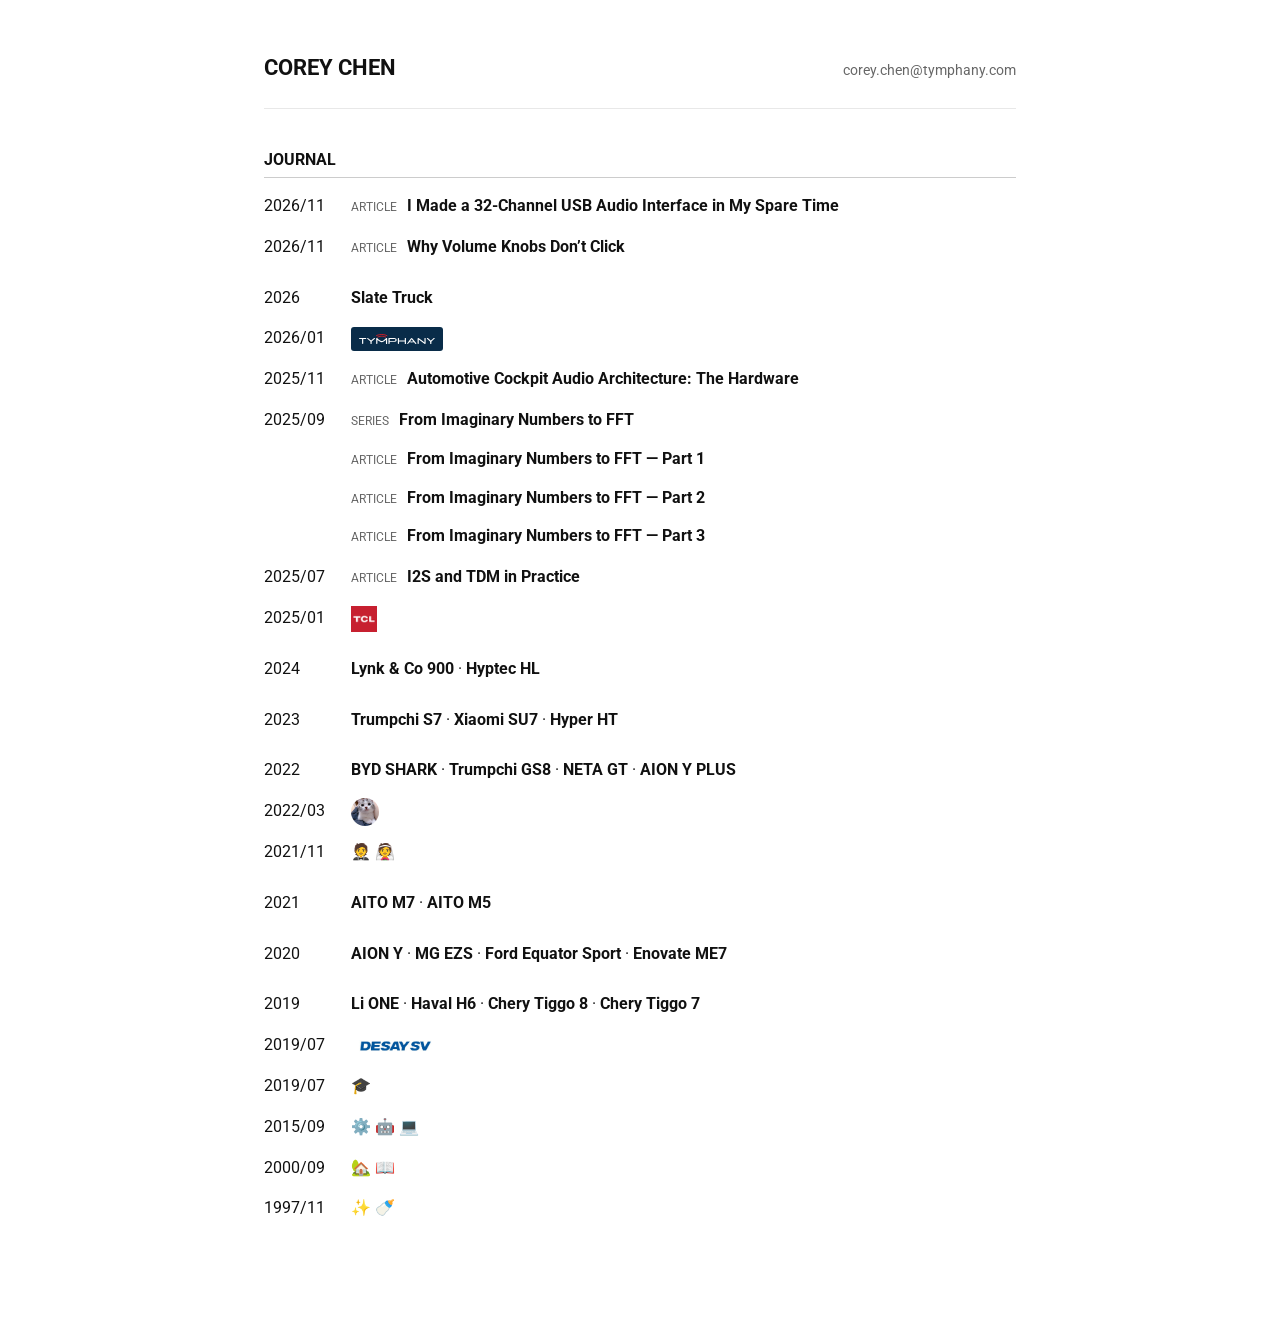
<file: index.html>
<!doctype html>
<html lang="en">
  <head>
    <meta charset="utf-8">
    <meta name="viewport" content="width=device-width, initial-scale=1">
    <meta name="description" content="Corey's personal blog.">
    <title>Corey Chen</title>
    <link rel="stylesheet" href="style.css">
    <link rel="stylesheet" href="image-viewer.css">
    <script src="preview.js" defer></script>
    <script src="image-viewer.js" defer></script>
  </head>
  <body>
    <header>
      <a class="site-title" href="./">Corey Chen</a>
      <a class="email" href="mailto:corey.chen@tymphany.com">corey.chen@tymphany.com</a>
    </header>
    <main>
      <h1 class="journal-title">Journal</h1>
      <ul class="entries">
        <li><time datetime="2026-11">2026/11</time><span><span class="entry-type">Article</span> <a href="articles/usb-audio-interface/index.html" data-preview-src="articles/usb-audio-interface/images/previews/board-assembled.webp">I Made a 32-Channel USB Audio Interface in My Spare Time</a></span></li>
        <li><time datetime="2026-11">2026/11</time><span><span class="entry-type">Article</span> <a href="articles/parameter-smoothing/index.html" data-preview-src="articles/parameter-smoothing/images/faust-volume-flow.svg">Why Volume Knobs Don’t Click</a></span></li>
        <li class="journal-project">
          <time datetime="2026">2026</time>
          <span><a href="images/vehicles/slate-truck.jpg" data-preview-src="images/vehicles/previews/slate-truck.webp">Slate Truck</a></span>
        </li>
        <li><time datetime="2026-01">2026/01</time><span><img class="company-icon tymphany-logo" src="images/tymphany.svg" alt="Tymphany" title="Tymphany" width="100" height="26"></span></li>
        <li><time datetime="2025-11">2025/11</time><span><span class="entry-type">Article</span> <a href="articles/cockpit-audio-hardware/index.html" data-preview-src="articles/cockpit-audio-hardware/images/a2b-network.svg">Automotive Cockpit Audio Architecture: The Hardware</a></span></li>
        <li class="journal-series"><time datetime="2025-09">2025/09</time><div>
          <span class="entry-type">Series</span> <a href="articles/from-imaginary-numbers-to-fft/index.html" data-preview-src="articles/from-imaginary-numbers-to-fft/images/previews/rotating-vector.webp">From Imaginary Numbers to FFT</a>
          <ul class="journal-series-parts">
            <li><span class="entry-type">Article</span> <a href="articles/from-imaginary-numbers-to-fft/part-1.html" data-preview-src="articles/from-imaginary-numbers-to-fft/images/previews/rotating-vector.webp">From Imaginary Numbers to FFT — Part 1</a></li>
            <li><span class="entry-type">Article</span> <a href="articles/from-imaginary-numbers-to-fft/part-2.html" data-preview-src="articles/from-imaginary-numbers-to-fft/images/convolution-example.svg">From Imaginary Numbers to FFT — Part 2</a></li>
            <li><span class="entry-type">Article</span> <a href="articles/from-imaginary-numbers-to-fft/part-3.html" data-preview-src="articles/from-imaginary-numbers-to-fft/images/previews/spectrum-48k.webp">From Imaginary Numbers to FFT — Part 3</a></li>
          </ul>
        </div></li>
        <li><time datetime="2025-07">2025/07</time><span><span class="entry-type">Article</span> <a href="articles/i2s-tdm/index.html" data-preview-src="articles/i2s-tdm/images/previews/11.webp">I2S and TDM in Practice</a></span></li>
        <li><time datetime="2025-01">2025/01</time><span><img class="company-icon tcl-logo" src="images/tcl.png" alt="TCL" title="TCL" width="24" height="24"></span></li>
        <li class="journal-project">
          <time datetime="2024" title="Approximate year of involvement">2024</time>
          <span><a href="images/vehicles/lynk-co-900.jpg" data-preview-src="images/vehicles/previews/lynk-co-900.webp">Lynk &amp; Co 900</a> · <a href="images/vehicles/hyptec-hl.jpg" data-preview-src="images/vehicles/previews/hyptec-hl.webp">Hyptec HL</a></span>
        </li>
        <li class="journal-project">
          <time datetime="2023" title="Approximate year of involvement">2023</time>
          <span><a href="images/vehicles/trumpchi-s7.png" data-preview-src="images/vehicles/previews/trumpchi-s7.webp">Trumpchi S7</a> · <a href="images/vehicles/xiaomi-su7.jpg" data-preview-src="images/vehicles/previews/xiaomi-su7.webp">Xiaomi SU7</a> · <a href="images/vehicles/hyper-ht.jpg" data-preview-src="images/vehicles/previews/hyper-ht.webp">Hyper HT</a></span>
        </li>
        <li class="journal-project">
          <time datetime="2022" title="Approximate year of involvement">2022</time>
          <span><a href="images/vehicles/byd-shark.jpg" data-preview-src="images/vehicles/previews/byd-shark.webp">BYD SHARK</a> · <a href="images/vehicles/trumpchi-gs8.jpg" data-preview-src="images/vehicles/previews/trumpchi-gs8.webp">Trumpchi GS8</a> · <a href="images/vehicles/neta-gt.webp" data-preview-src="images/vehicles/previews/neta-gt.webp">NETA GT</a> · <a href="images/vehicles/aion-y-plus.jpg" data-preview-src="images/vehicles/previews/aion-y-plus.webp">AION Y PLUS</a></span>
        </li>
        <li><time datetime="2022-03">2022/03</time><span><a class="cat-photo" data-preview href="images/my-cat.jpg" aria-label="View a photo of Ji Baobao"><img src="images/my-cat.jpg" alt="Ji Baobao, my American Shorthair kitten" title="Ji Baobao" width="28" height="28"></a></span></li>
        <li><time datetime="2021-11">2021/11</time><span><span role="img" aria-label="Married" title="Married">🤵 👰</span></span></li>
        <li class="journal-project">
          <time datetime="2021" title="Approximate year of involvement">2021</time>
          <span><a href="images/vehicles/aito-m7.jpg" data-preview-src="images/vehicles/previews/aito-m7.webp">AITO M7</a> · <a href="images/vehicles/aito-m5.jpg" data-preview-src="images/vehicles/previews/aito-m5.webp">AITO M5</a></span>
        </li>
        <li class="journal-project">
          <time datetime="2020" title="Approximate year of involvement">2020</time>
          <span><a href="images/vehicles/aion-y.jpg" data-preview-src="images/vehicles/previews/aion-y.webp">AION Y</a> · <a href="images/vehicles/mg-ezs.jpg" data-preview-src="images/vehicles/previews/mg-ezs.webp">MG EZS</a> · <a href="images/vehicles/ford-equator-sport.jpg" data-preview-src="images/vehicles/previews/ford-equator-sport.webp">Ford Equator Sport</a> · <a href="images/vehicles/enovate-me7.jpg" data-preview-src="images/vehicles/previews/enovate-me7.webp">Enovate ME7</a></span>
        </li>
        <li class="journal-project">
          <time datetime="2019" title="Approximate year of involvement">2019</time>
          <span><a href="images/vehicles/li-one.jpg" data-preview-src="images/vehicles/previews/li-one.webp">Li ONE</a> · <a href="images/vehicles/haval-h6.jpg" title="Haval H6 — ongoing model updates" data-preview-src="images/vehicles/previews/haval-h6.webp">Haval H6</a> · <a href="images/vehicles/tiggo-8.jpg" title="Chery Tiggo 8 — ongoing model updates" data-preview-src="images/vehicles/previews/tiggo-8.webp">Chery Tiggo 8</a> · <a href="images/vehicles/tiggo-7.jpg" title="Chery Tiggo 7 — ongoing model updates" data-preview-src="images/vehicles/previews/tiggo-7.webp">Chery Tiggo 7</a></span>
        </li>
        <li><time datetime="2019-07">2019/07</time><span><img class="company-icon" src="images/desay-sv-logo.jpg" alt="Desay SV" title="Desay SV" width="100" height="32"></span></li>
        <li><time datetime="2019-07">2019/07</time><span><span role="img" aria-label="Graduated" title="Graduated">🎓</span></span></li>
        <li><time datetime="2015-09">2015/09</time><span><span role="img" aria-label="Mechanical engineering, robotics, and embedded software" title="Jilin University — Mechanical Engineering, Robotics &amp; Embedded Software">⚙️ 🤖 💻</span></span></li>
        <li><time datetime="2000-09">2000/09</time><span><span role="img" aria-label="Started school in the countryside" title="Started school in the countryside">🏡 📖</span></span></li>
        <li><time datetime="1997-11">1997/11</time><span><span role="img" aria-label="Born" title="Born">✨ 🍼</span></span></li>
      </ul>
    </main>
  </body>
</html>
</file>
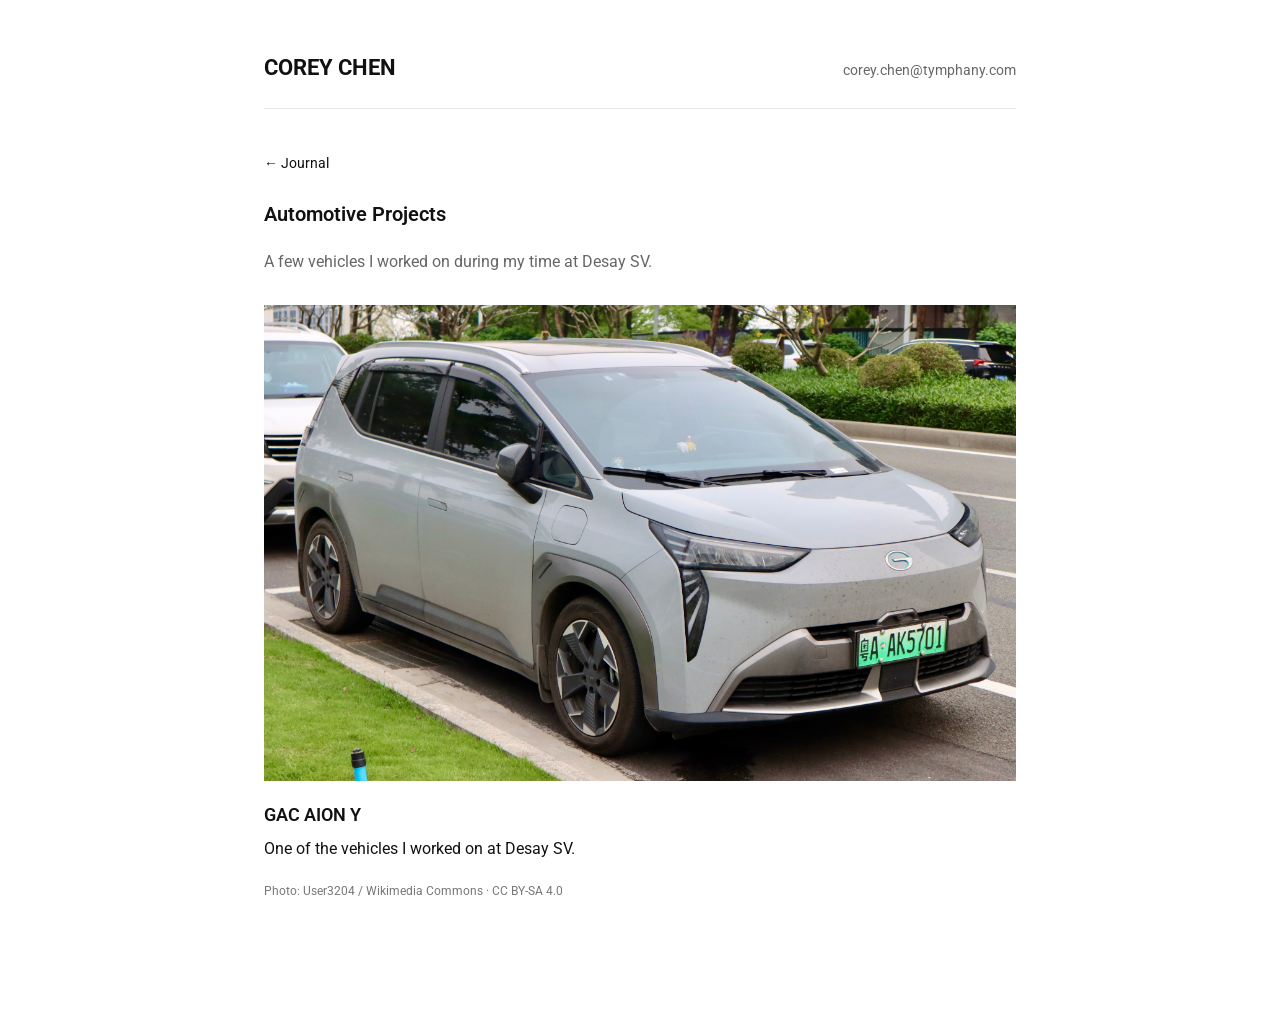
<file: projects/index.html>
<!doctype html>
<html lang="en">
  <head>
    <meta charset="utf-8">
    <meta name="viewport" content="width=device-width, initial-scale=1">
    <meta name="description" content="A few vehicles I worked on at Desay SV.">
    <title>Automotive Projects — Corey Chen</title>
    <link rel="stylesheet" href="../style.css">
  </head>
  <body>
    <header>
      <a class="site-title" href="../">Corey Chen</a>
      <a class="email" href="mailto:corey.chen@tymphany.com">corey.chen@tymphany.com</a>
    </header>
    <main>
      <a class="back-link" href="../">← Journal</a>
      <h1>Automotive Projects</h1>
      <p class="project-intro">A few vehicles I worked on during my time at Desay SV.</p>
      <figure class="vehicle">
        <a href="../images/aion-y.jpg" aria-label="View full-size photo of the GAC AION Y">
          <img src="../images/aion-y.jpg" alt="A silver first-generation GAC AION Y, viewed from the front and side." width="4854" height="3072">
        </a>
        <figcaption>
          <h2>GAC AION Y</h2>
          <p>One of the vehicles I worked on at Desay SV.</p>
          <small>Photo: <a href="https://commons.wikimedia.org/wiki/File:2021_GAC_Aion_Y_(front).jpg">User3204 / Wikimedia Commons</a> · <a href="https://creativecommons.org/licenses/by-sa/4.0/">CC BY-SA 4.0</a></small>
        </figcaption>
      </figure>
    </main>
  </body>
</html>
</file>
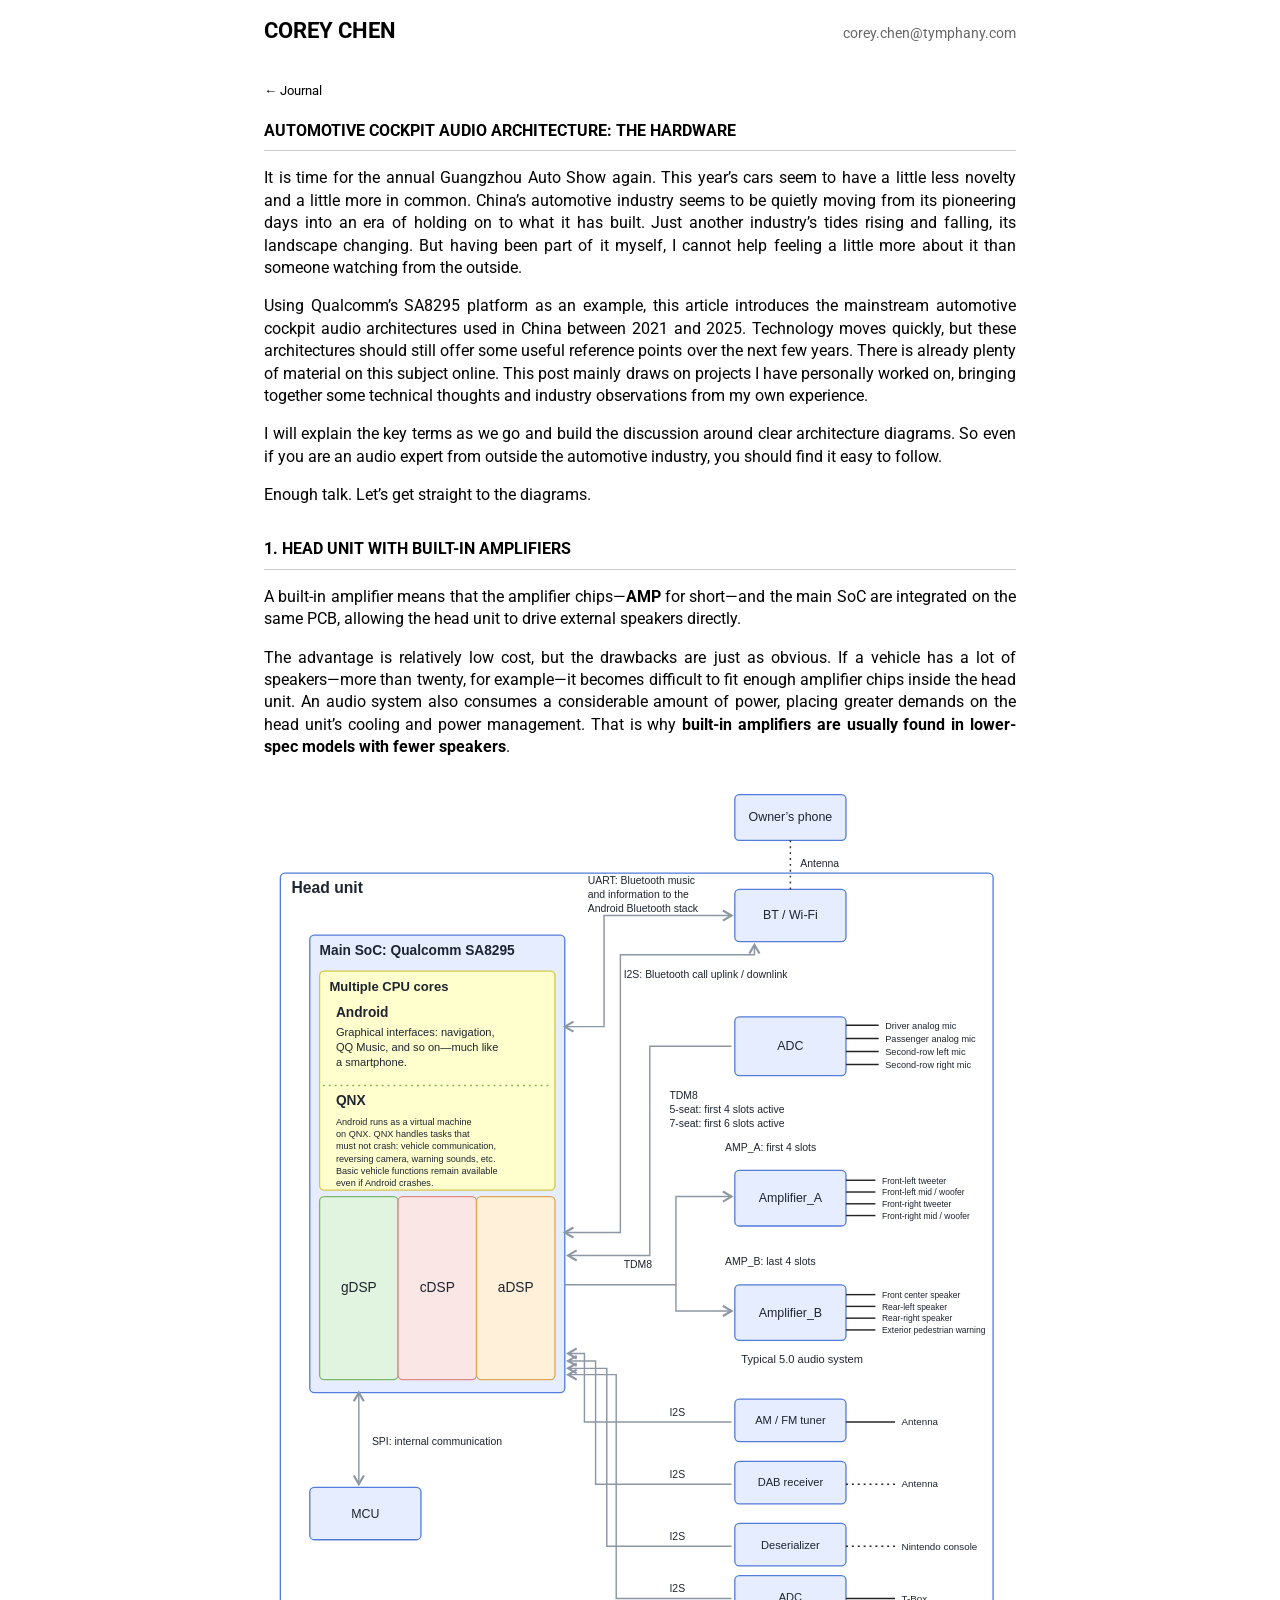
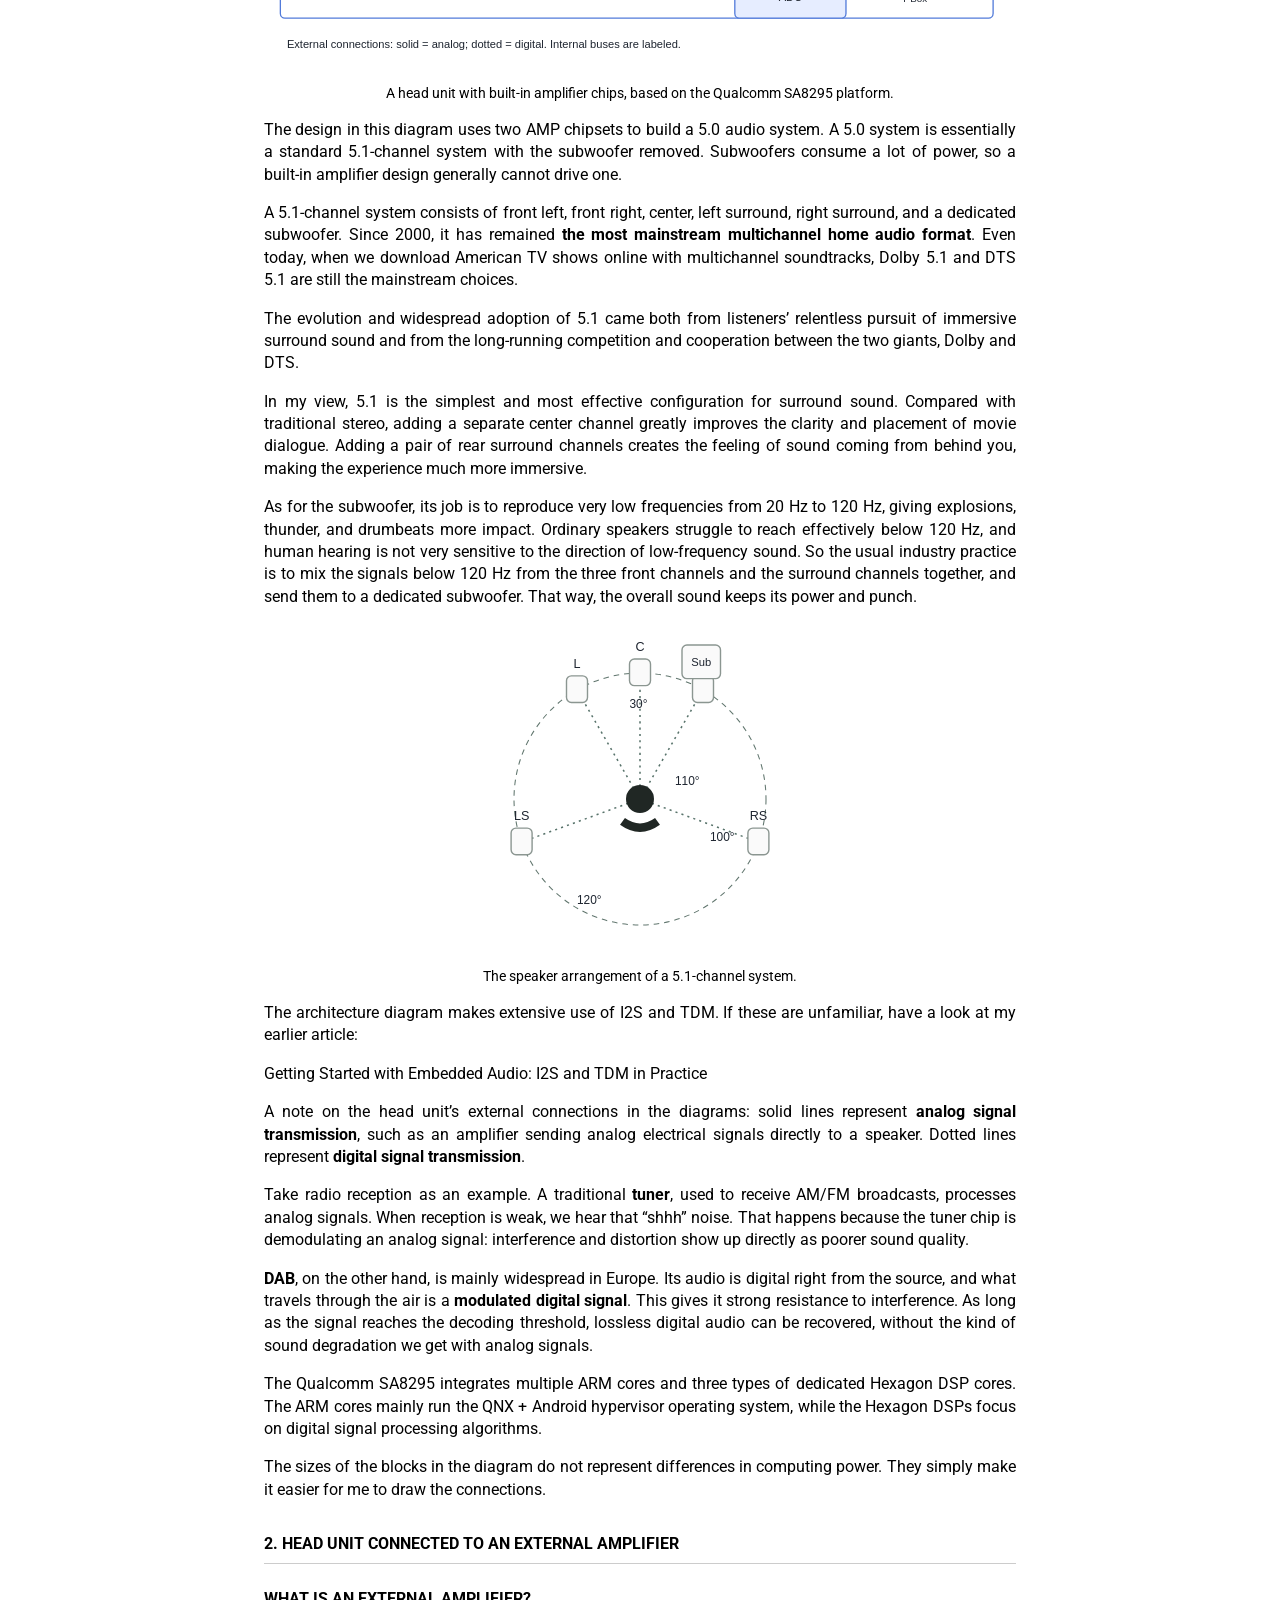
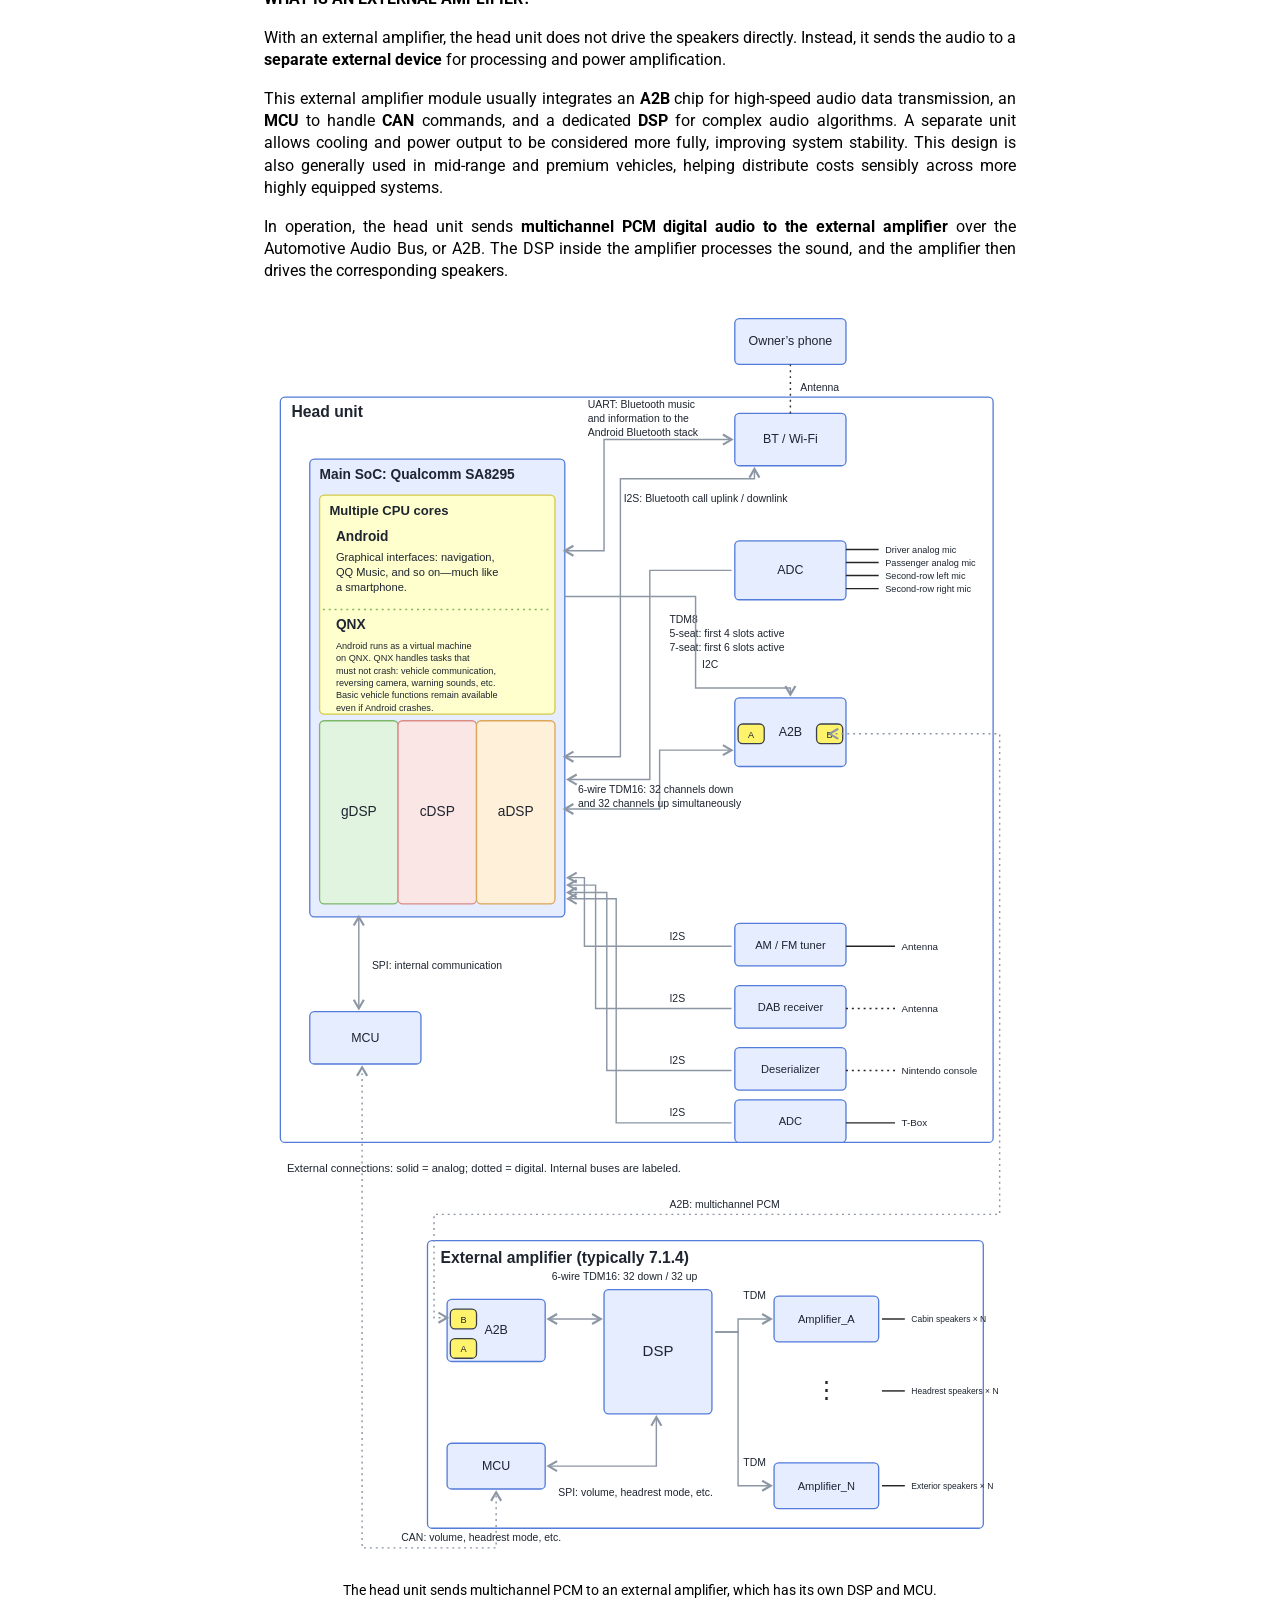
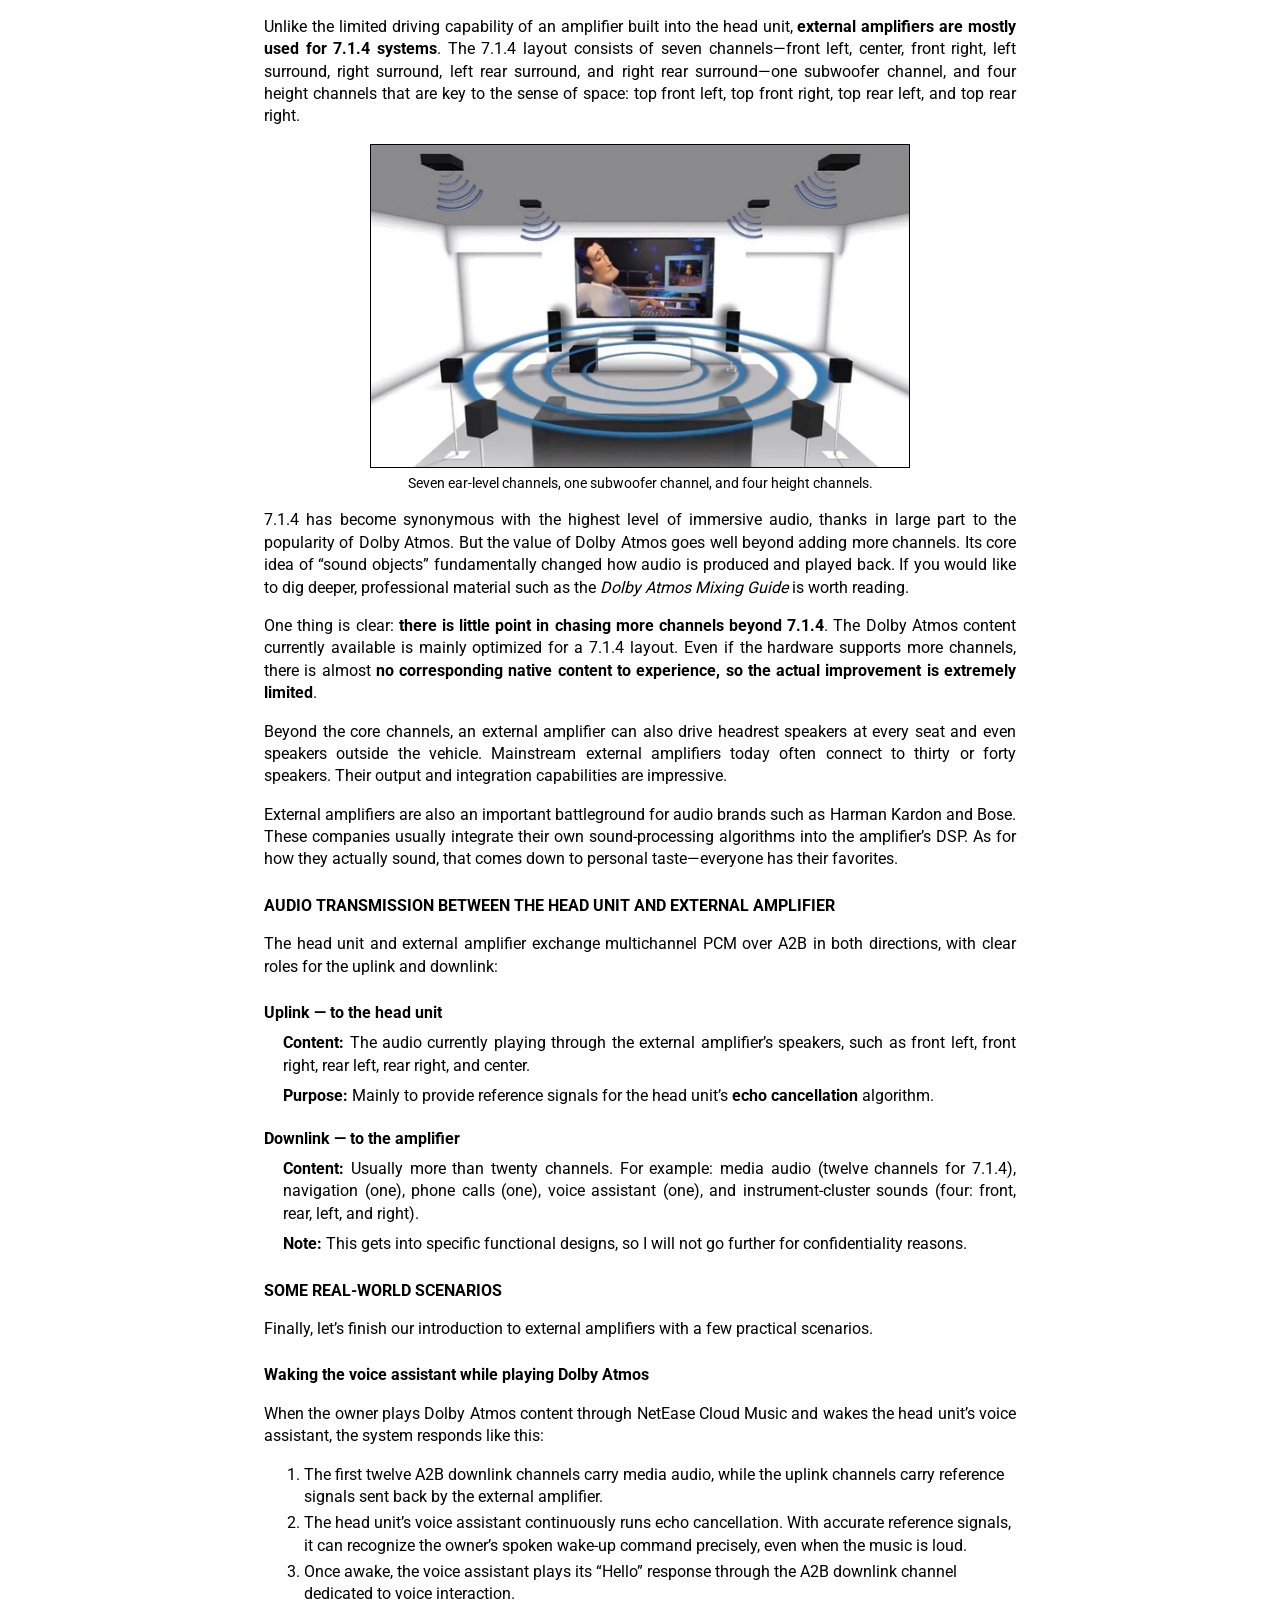
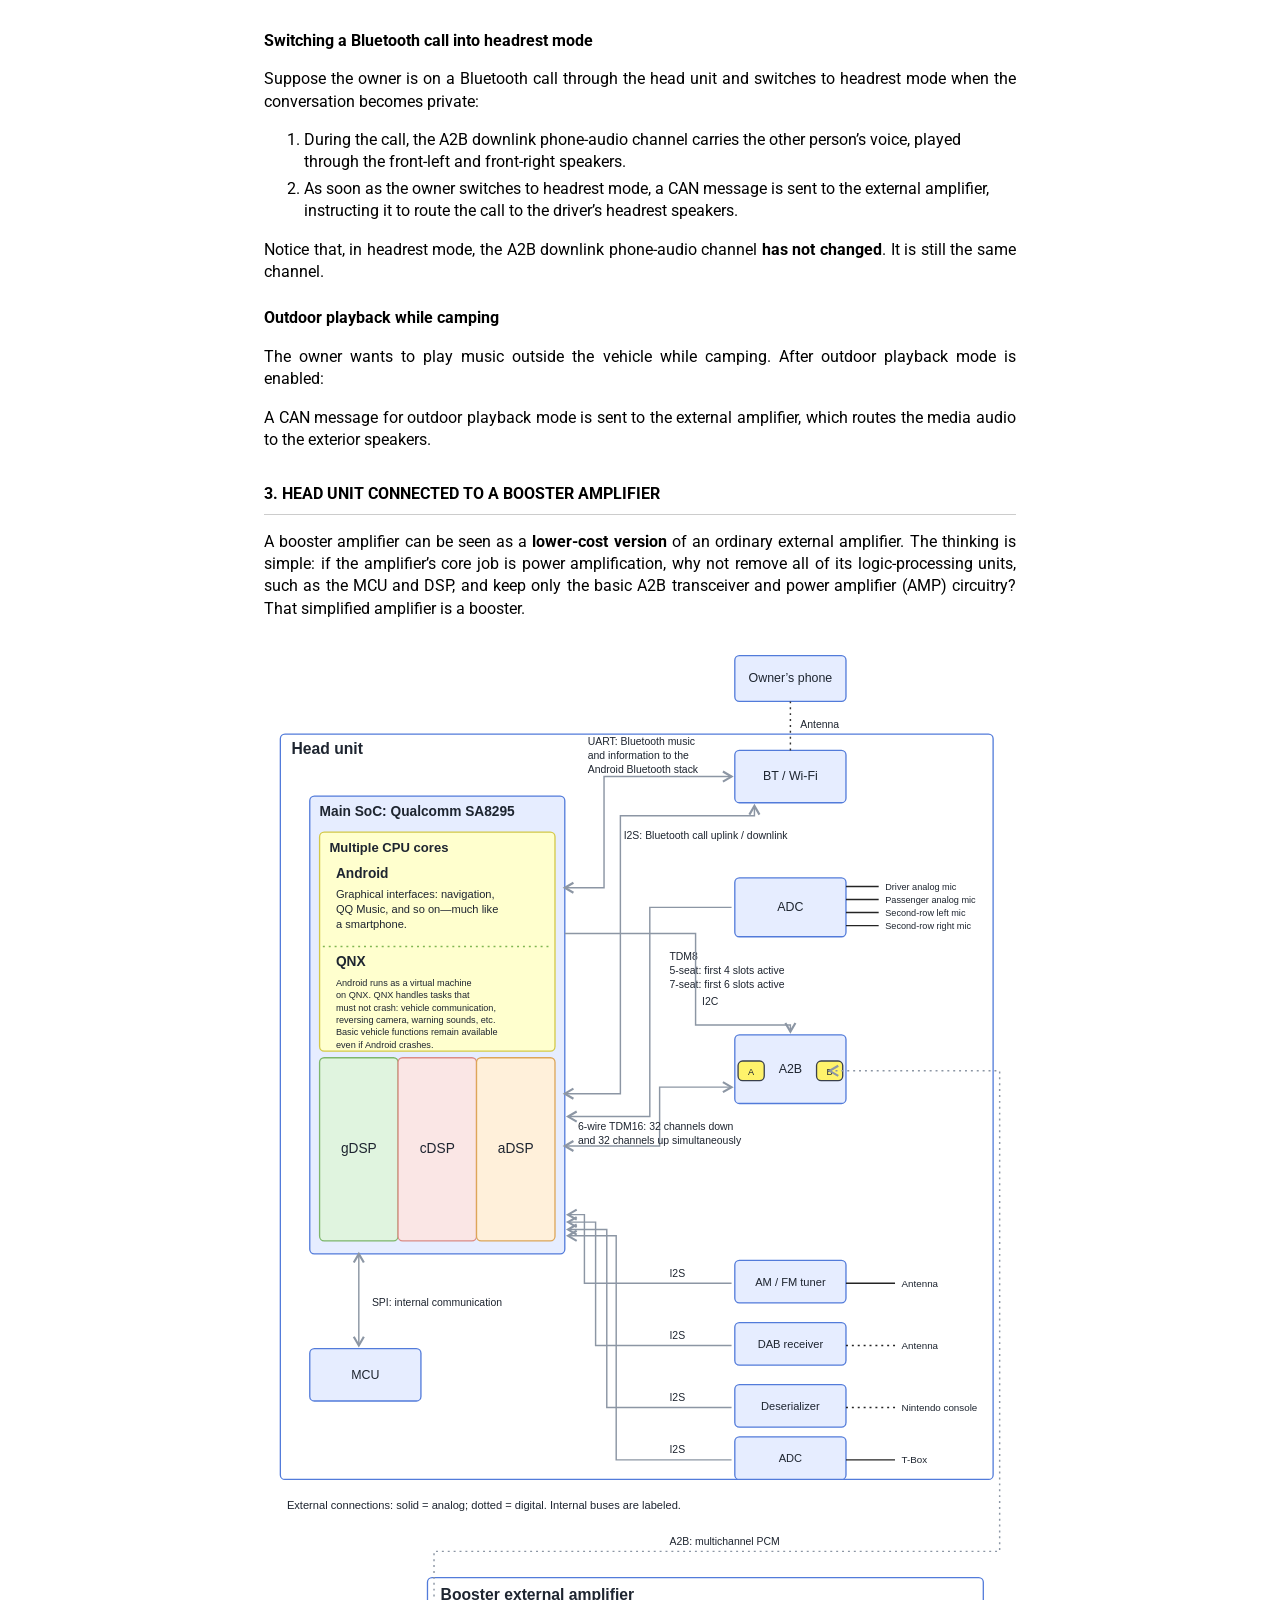
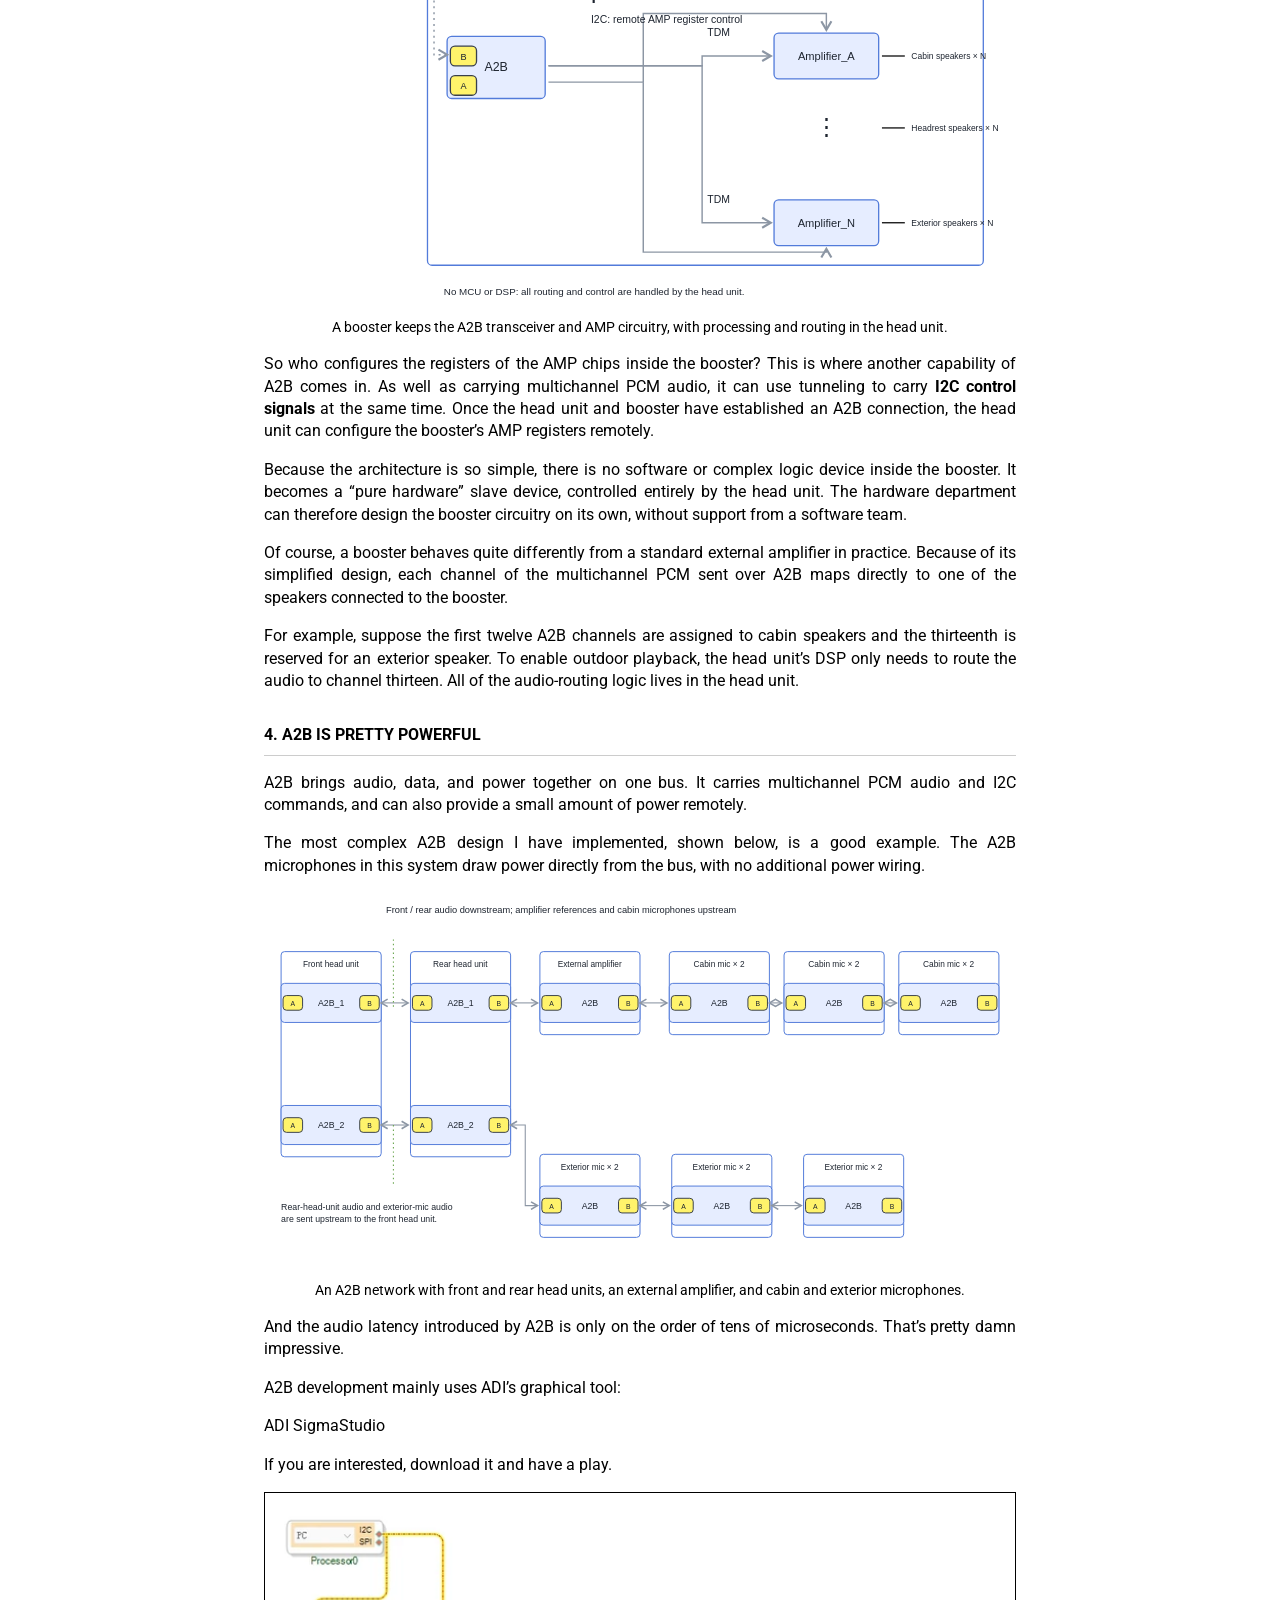
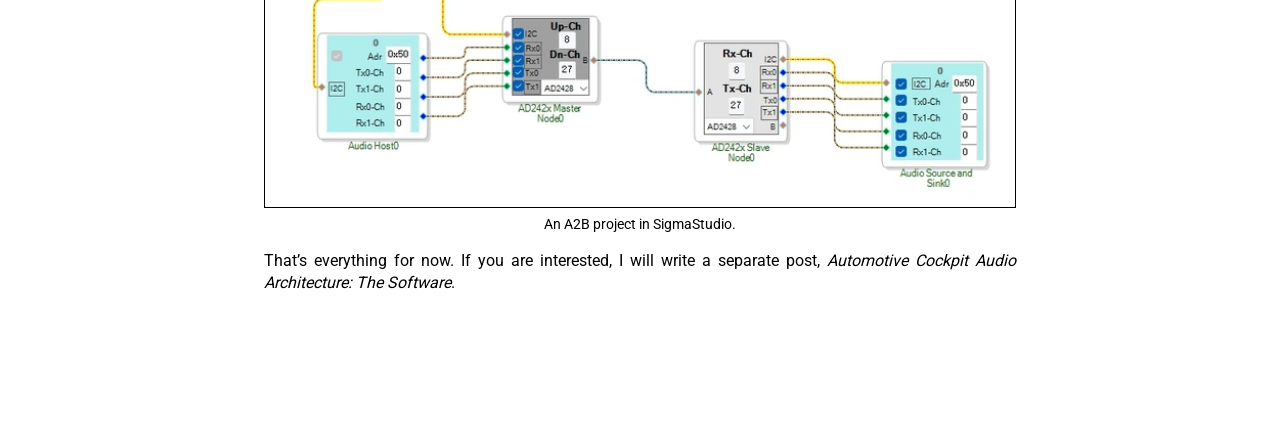
<file: articles/cockpit-audio-hardware/index.html>
<!doctype html>
<html lang="en">
<head>
<meta charset="utf-8">
<meta name="viewport" content="width=device-width, initial-scale=1">
<meta name="description" content="A diagram-led tour of SA8295 cockpit audio: built-in amplifiers, external amplifiers, boosters, and A2B networks, drawn from real automotive projects.">
<title>Automotive Cockpit Audio Architecture: The Hardware — Corey Chen</title>
<link rel="stylesheet" href="../../style.css">
<link rel="stylesheet" href="../i2s-tdm/article.css">
<link rel="stylesheet" href="article.css">
<link rel="stylesheet" href="../../image-viewer.css">
<script src="../../image-viewer.js" defer></script>
</head>
<body class="article-page">
<header><a class="site-title" href="../../index.html">Corey Chen</a><a class="email" href="mailto:corey.chen@tymphany.com">corey.chen@tymphany.com</a></header>
<main><a class="back-link" href="../../index.html">← Journal</a><article>
<h1>Automotive Cockpit Audio Architecture: The Hardware</h1>
<p>It is time for the annual Guangzhou Auto Show again. This year’s cars seem to have a little less novelty and a little more in common. China’s automotive industry seems to be quietly moving from its pioneering days into an era of holding on to what it has built. Just another industry’s tides rising and falling, its landscape changing. But having been part of it myself, I cannot help feeling a little more about it than someone watching from the outside.</p>
<p>Using Qualcomm’s SA8295 platform as an example, this article introduces the mainstream automotive cockpit audio architectures used in China between 2021 and 2025. Technology moves quickly, but these architectures should still offer some useful reference points over the next few years. There is already plenty of material on this subject online. This post mainly draws on projects I have personally worked on, bringing together some technical thoughts and industry observations from my own experience.</p>
<p>I will explain the key terms as we go and build the discussion around clear architecture diagrams. So even if you are an audio expert from outside the automotive industry, you should find it easy to follow.</p>
<p>Enough talk. Let’s get straight to the diagrams.</p>
<h2 id="built-in">1. Head unit with built-in amplifiers</h2>
<p>A built-in amplifier means that the amplifier chips—<strong>AMP</strong> for short—and the main SoC are integrated on the same PCB, allowing the head unit to drive external speakers directly.</p>
<p>The advantage is relatively low cost, but the drawbacks are just as obvious. If a vehicle has a lot of speakers—more than twenty, for example—it becomes difficult to fit enough amplifier chips inside the head unit. An audio system also consumes a considerable amount of power, placing greater demands on the head unit’s cooling and power management. That is why <strong>built-in amplifiers are usually found in lower-spec models with fewer speakers</strong>.</p>
<figure class="architecture"><a class="figure-image" href="images/built-in-amplifier.svg" title="View full image"><img src="images/built-in-amplifier.svg" width="1150" height="1380" alt="A head unit with built-in amplifier chips, based on the Qualcomm SA8295 platform." loading="lazy" decoding="async"></a><figcaption>A head unit with built-in amplifier chips, based on the Qualcomm SA8295 platform.</figcaption></figure>
<p>The design in this diagram uses two AMP chipsets to build a 5.0 audio system. A 5.0 system is essentially a standard 5.1-channel system with the subwoofer removed. Subwoofers consume a lot of power, so a built-in amplifier design generally cannot drive one.</p>
<p>A 5.1-channel system consists of front left, front right, center, left surround, right surround, and a dedicated subwoofer. Since 2000, it has remained <strong>the most mainstream multichannel home audio format</strong>. Even today, when we download American TV shows online with multichannel soundtracks, Dolby 5.1 and DTS 5.1 are still the mainstream choices.</p>
<p>The evolution and widespread adoption of 5.1 came both from listeners’ relentless pursuit of immersive surround sound and from the long-running competition and cooperation between the two giants, Dolby and DTS.</p>
<p>In my view, 5.1 is the simplest and most effective configuration for surround sound. Compared with traditional stereo, adding a separate center channel greatly improves the clarity and placement of movie dialogue. Adding a pair of rear surround channels creates the feeling of sound coming from behind you, making the experience much more immersive.</p>
<p>As for the subwoofer, its job is to reproduce very low frequencies from 20 Hz to 120 Hz, giving explosions, thunder, and drumbeats more impact. Ordinary speakers struggle to reach effectively below 120 Hz, and human hearing is not very sensitive to the direction of low-frequency sound. So the usual industry practice is to mix the signals below 120 Hz from the three front channels and the surround channels together, and send them to a dedicated subwoofer. That way, the overall sound keeps its power and punch.</p>
<figure class="surround-layout"><a class="figure-image" href="images/surround-5-1.svg" title="View full image"><img src="images/surround-5-1.svg" width="600" height="480" alt="The speaker arrangement of a 5.1-channel system." loading="lazy" decoding="async"></a><figcaption>The speaker arrangement of a 5.1-channel system.</figcaption></figure>
<p>The architecture diagram makes extensive use of I2S and TDM. If these are unfamiliar, have a look at my earlier article:</p>
<p><a href="../i2s-tdm/index.html">Getting Started with Embedded Audio: I2S and TDM in Practice</a></p>
<p>A note on the head unit’s external connections in the diagrams: solid lines represent <strong>analog signal transmission</strong>, such as an amplifier sending analog electrical signals directly to a speaker. Dotted lines represent <strong>digital signal transmission</strong>.</p>
<p>Take radio reception as an example. A traditional <strong>tuner</strong>, used to receive AM/FM broadcasts, processes analog signals. When reception is weak, we hear that “shhh” noise. That happens because the tuner chip is demodulating an analog signal: interference and distortion show up directly as poorer sound quality.</p>
<p><strong>DAB</strong>, on the other hand, is mainly widespread in Europe. Its audio is digital right from the source, and what travels through the air is a <strong>modulated digital signal</strong>. This gives it strong resistance to interference. As long as the signal reaches the decoding threshold, lossless digital audio can be recovered, without the kind of sound degradation we get with analog signals.</p>
<p>The Qualcomm SA8295 integrates multiple ARM cores and three types of dedicated Hexagon DSP cores. The ARM cores mainly run the QNX + Android hypervisor operating system, while the Hexagon DSPs focus on digital signal processing algorithms.</p>
<p>The sizes of the blocks in the diagram do not represent differences in computing power. They simply make it easier for me to draw the connections.</p>
<h2 id="external">2. Head unit connected to an external amplifier</h2>
<h3>What is an external amplifier?</h3>
<p>With an external amplifier, the head unit does not drive the speakers directly. Instead, it sends the audio to a <strong>separate external device</strong> for processing and power amplification.</p>
<p>This external amplifier module usually integrates an <strong>A2B</strong> chip for high-speed audio data transmission, an <strong>MCU</strong> to handle <strong>CAN</strong> commands, and a dedicated <strong>DSP</strong> for complex audio algorithms. A separate unit allows cooling and power output to be considered more fully, improving system stability. This design is also generally used in mid-range and premium vehicles, helping distribute costs sensibly across more highly equipped systems.</p>
<p>In operation, the head unit sends <strong>multichannel PCM digital audio to the external amplifier</strong> over the Automotive Audio Bus, or A2B. The DSP inside the amplifier processes the sound, and the amplifier then drives the corresponding speakers.</p>
<figure class="architecture"><a class="figure-image" href="images/external-amplifier.svg" title="View full image"><img src="images/external-amplifier.svg" width="1150" height="1950" alt="The head unit sends multichannel PCM to an external amplifier, which has its own DSP and MCU." loading="lazy" decoding="async"></a><figcaption>The head unit sends multichannel PCM to an external amplifier, which has its own DSP and MCU.</figcaption></figure>
<p>Unlike the limited driving capability of an amplifier built into the head unit, <strong>external amplifiers are mostly used for 7.1.4 systems</strong>. The 7.1.4 layout consists of seven channels—front left, center, front right, left surround, right surround, left rear surround, and right rear surround—one subwoofer channel, and four height channels that are key to the sense of space: top front left, top front right, top rear left, and top rear right.</p>
<figure class="medium"><a class="figure-image" href="images/surround-7-1-4.png" title="View full image"><img src="images/optimized/surround-7-1-4.webp" width="600" height="359" alt="Seven ear-level channels, one subwoofer channel, and four height channels." loading="lazy" decoding="async"></a><figcaption>Seven ear-level channels, one subwoofer channel, and four height channels.</figcaption></figure>
<p>7.1.4 has become synonymous with the highest level of immersive audio, thanks in large part to the popularity of Dolby Atmos. But the value of Dolby Atmos goes well beyond adding more channels. Its core idea of “sound objects” fundamentally changed how audio is produced and played back. If you would like to dig deeper, professional material such as the <cite>Dolby Atmos Mixing Guide</cite> is worth reading.</p>
<p>One thing is clear: <strong>there is little point in chasing more channels beyond 7.1.4</strong>. The Dolby Atmos content currently available is mainly optimized for a 7.1.4 layout. Even if the hardware supports more channels, there is almost <strong>no corresponding native content to experience, so the actual improvement is extremely limited</strong>.</p>
<p>Beyond the core channels, an external amplifier can also drive headrest speakers at every seat and even speakers outside the vehicle. Mainstream external amplifiers today often connect to thirty or forty speakers. Their output and integration capabilities are impressive.</p>
<p>External amplifiers are also an important battleground for audio brands such as Harman Kardon and Bose. These companies usually integrate their own sound-processing algorithms into the amplifier’s DSP. As for how they actually sound, that comes down to personal taste—everyone has their favorites.</p>
<h3>Audio transmission between the head unit and external amplifier</h3>
<p>The head unit and external amplifier exchange multichannel PCM over A2B in both directions, with clear roles for the uplink and downlink:</p>
<dl class="signal-directions">
<dt>Uplink — to the head unit</dt>
<dd><p><strong>Content:</strong> The audio currently playing through the external amplifier’s speakers, such as front left, front right, rear left, rear right, and center.</p><p><strong>Purpose:</strong> Mainly to provide reference signals for the head unit’s <strong>echo cancellation</strong> algorithm.</p></dd>
<dt>Downlink — to the amplifier</dt>
<dd><p><strong>Content:</strong> Usually more than twenty channels. For example: media audio (twelve channels for 7.1.4), navigation (one), phone calls (one), voice assistant (one), and instrument-cluster sounds (four: front, rear, left, and right).</p><p><strong>Note:</strong> This gets into specific functional designs, so I will not go further for confidentiality reasons.</p></dd>
</dl>
<h3>Some real-world scenarios</h3>
<p>Finally, let’s finish our introduction to external amplifiers with a few practical scenarios.</p>
<h4>Waking the voice assistant while playing Dolby Atmos</h4>
<p>When the owner plays Dolby Atmos content through NetEase Cloud Music and wakes the head unit’s voice assistant, the system responds like this:</p>
<ol><li>The first twelve A2B downlink channels carry media audio, while the uplink channels carry reference signals sent back by the external amplifier.</li><li>The head unit’s voice assistant continuously runs echo cancellation. With accurate reference signals, it can recognize the owner’s spoken wake-up command precisely, even when the music is loud.</li><li>Once awake, the voice assistant plays its “Hello” response through the A2B downlink channel dedicated to voice interaction.</li></ol>
<h4>Switching a Bluetooth call into headrest mode</h4>
<p>Suppose the owner is on a Bluetooth call through the head unit and switches to headrest mode when the conversation becomes private:</p>
<ol><li>During the call, the A2B downlink phone-audio channel carries the other person’s voice, played through the front-left and front-right speakers.</li><li>As soon as the owner switches to headrest mode, a CAN message is sent to the external amplifier, instructing it to route the call to the driver’s headrest speakers.</li></ol>
<p>Notice that, in headrest mode, the A2B downlink phone-audio channel <strong>has not changed</strong>. It is still the same channel.</p>
<h4>Outdoor playback while camping</h4>
<p>The owner wants to play music outside the vehicle while camping. After outdoor playback mode is enabled:</p>
<p>A CAN message for outdoor playback mode is sent to the external amplifier, which routes the media audio to the exterior speakers.</p>
<h2 id="booster">3. Head unit connected to a booster amplifier</h2>
<p>A booster amplifier can be seen as a <strong>lower-cost version</strong> of an ordinary external amplifier. The thinking is simple: if the amplifier’s core job is power amplification, why not remove all of its logic-processing units, such as the MCU and DSP, and keep only the basic A2B transceiver and power amplifier (AMP) circuitry? That simplified amplifier is a booster.</p>
<figure class="architecture"><a class="figure-image" href="images/booster-amplifier.svg" title="View full image"><img src="images/booster-amplifier.svg" width="1150" height="1950" alt="A booster keeps the A2B transceiver and AMP circuitry, with processing and routing in the head unit." loading="lazy" decoding="async"></a><figcaption>A booster keeps the A2B transceiver and AMP circuitry, with processing and routing in the head unit.</figcaption></figure>
<p>So who configures the registers of the AMP chips inside the booster? This is where another capability of A2B comes in. As well as carrying multichannel PCM audio, it can use tunneling to carry <strong>I2C control signals</strong> at the same time. Once the head unit and booster have established an A2B connection, the head unit can configure the booster’s AMP registers remotely.</p>
<p>Because the architecture is so simple, there is no software or complex logic device inside the booster. It becomes a “pure hardware” slave device, controlled entirely by the head unit. The hardware department can therefore design the booster circuitry on its own, without support from a software team.</p>
<p>Of course, a booster behaves quite differently from a standard external amplifier in practice. Because of its simplified design, each channel of the multichannel PCM sent over A2B maps directly to one of the speakers connected to the booster.</p>
<p>For example, suppose the first twelve A2B channels are assigned to cabin speakers and the thirteenth is reserved for an exterior speaker. To enable outdoor playback, the head unit’s DSP only needs to route the audio to channel thirteen. All of the audio-routing logic lives in the head unit.</p>
<h2 id="a2b">4. A2B is pretty powerful</h2>
<p>A2B brings audio, data, and power together on one bus. It carries multichannel PCM audio and I2C commands, and can also provide a small amount of power remotely.</p>
<p>The most complex A2B design I have implemented, shown below, is a good example. The A2B microphones in this system draw power directly from the bus, with no additional power wiring.</p>
<figure class="architecture"><a class="figure-image" href="images/a2b-network.svg" title="View full image"><img src="images/a2b-network.svg" width="1540" height="780" alt="An A2B network with front and rear head units, an external amplifier, and cabin and exterior microphones." loading="lazy" decoding="async"></a><figcaption>An A2B network with front and rear head units, an external amplifier, and cabin and exterior microphones.</figcaption></figure>
<p>And the audio latency introduced by A2B is only on the order of tens of microseconds. That’s pretty damn impressive.</p>
<p>A2B development mainly uses ADI’s graphical tool:</p>
<p><a href="https://www.analog.com/en/resources/evaluation-hardware-and-software/embedded-development-software/ss_sigst_02.html">ADI SigmaStudio</a></p>
<p>If you are interested, download it and have a play.</p>
<figure><a class="figure-crop" href="images/sigmastudio.png" title="View full image" style="aspect-ratio: 880 / 370; --image-width: 218.181818%; --image-left: -29.545455%; --image-top: -43.243243%"><img src="images/optimized/sigmastudio.webp" width="1920" height="1032" alt="A2B nodes and audio routing in ADI SigmaStudio." loading="lazy" decoding="async"></a><figcaption>An A2B project in SigmaStudio.</figcaption></figure>
<p>That’s everything for now. If you are interested, I will write a separate post, <cite>Automotive Cockpit Audio Architecture: The Software</cite>.</p>

</article></main></body></html>
</file>
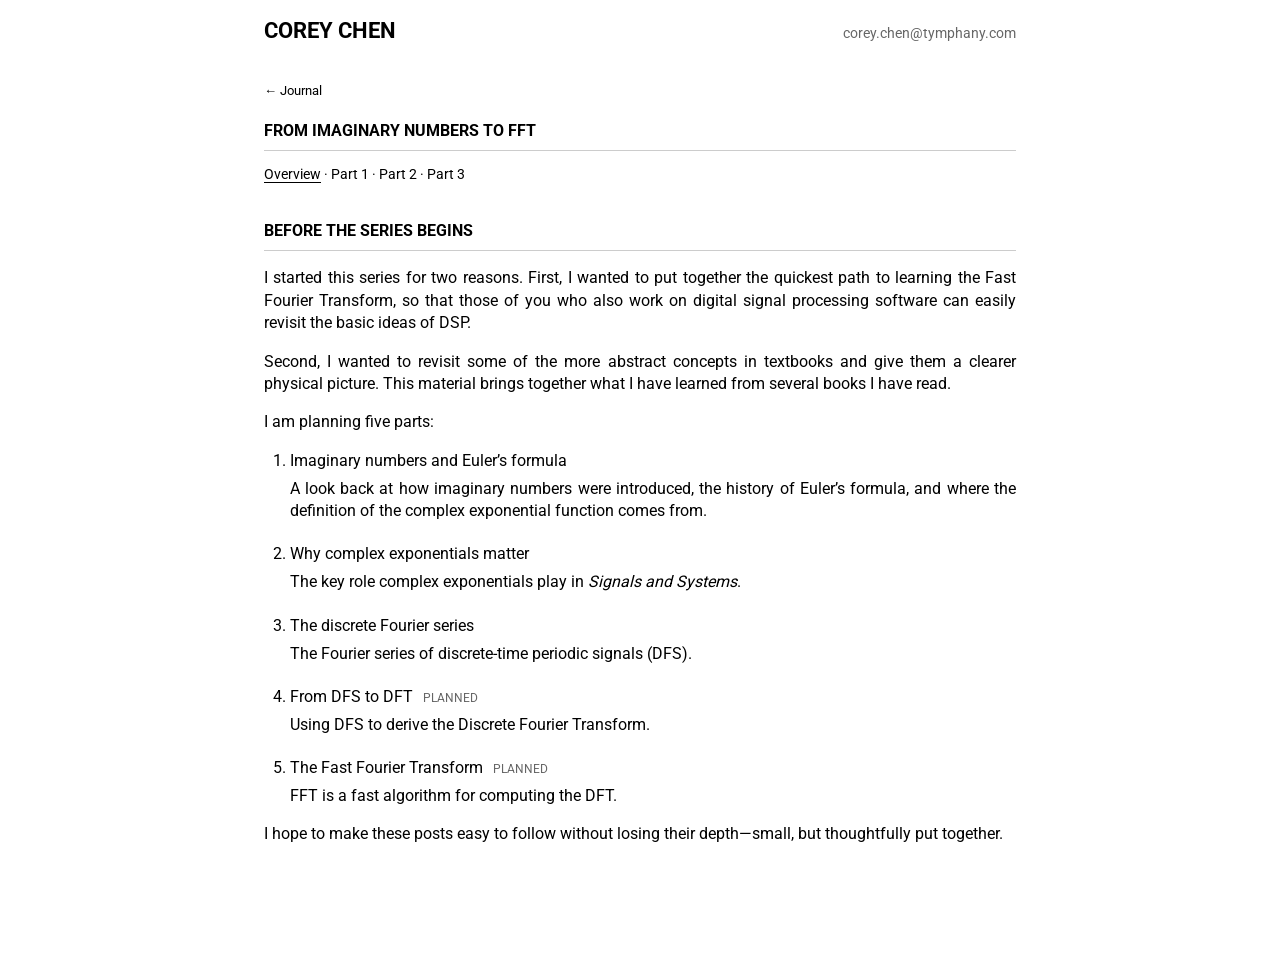
<file: articles/from-imaginary-numbers-to-fft/index.html>
<!doctype html>
<html lang="en">
<head>
<meta charset="utf-8">
<meta name="viewport" content="width=device-width, initial-scale=1">
<meta name="description" content="A path from imaginary numbers to FFT, with physical pictures for the abstract ideas along the way.">
<title>From Imaginary Numbers to FFT — Corey Chen</title>
<link rel="stylesheet" href="../../style.css">
<link rel="stylesheet" href="../i2s-tdm/article.css">
<link rel="stylesheet" href="../../vendor/katex/katex.min.css">
<link rel="stylesheet" href="series.css">
<link rel="stylesheet" href="../../image-viewer.css">
<script src="../../image-viewer.js" defer></script>
</head>
<body class="article-page">
<header><a class="site-title" href="../../index.html">Corey Chen</a><a class="email" href="mailto:corey.chen@tymphany.com">corey.chen@tymphany.com</a></header>
<main><a class="back-link" href="../../index.html">← Journal</a>
<article>
<h1>From Imaginary Numbers to FFT</h1>
<nav class="series-nav" aria-label="Series navigation"><a href="index.html" aria-current="page">Overview</a> · <a href="part-1.html">Part 1</a> · <a href="part-2.html">Part 2</a> · <a href="part-3.html">Part 3</a></nav>
<h2>Before the series begins</h2>
<p>I started this series for two reasons. First, I wanted to put together the quickest path to learning the Fast Fourier Transform, so that those of you who also work on digital signal processing software can easily revisit the basic ideas of DSP.</p>
<p>Second, I wanted to revisit some of the more abstract concepts in textbooks and give them a clearer physical picture. This material brings together what I have learned from several books I have read.</p>
<p>I am planning five parts:</p>
<ol class="series-contents">
<li><a href="part-1.html">Imaginary numbers and Euler’s formula</a><p>A look back at how imaginary numbers were introduced, the history of Euler’s formula, and where the definition of the complex exponential function comes from.</p></li>
<li><a href="part-2.html">Why complex exponentials matter</a><p>The key role complex exponentials play in <cite>Signals and Systems</cite>.</p></li>
<li><a href="part-3.html">The discrete Fourier series</a><p>The Fourier series of discrete-time periodic signals (DFS).</p></li>
<li><span>From DFS to DFT</span> <small class="planned">Planned</small><p>Using DFS to derive the Discrete Fourier Transform.</p></li>
<li><span>The Fast Fourier Transform</span> <small class="planned">Planned</small><p>FFT is a fast algorithm for computing the DFT.</p></li>
</ol>
<p>I hope to make these posts easy to follow without losing their depth—small, but thoughtfully put together.</p>

</article></main>
</body></html>
</file>
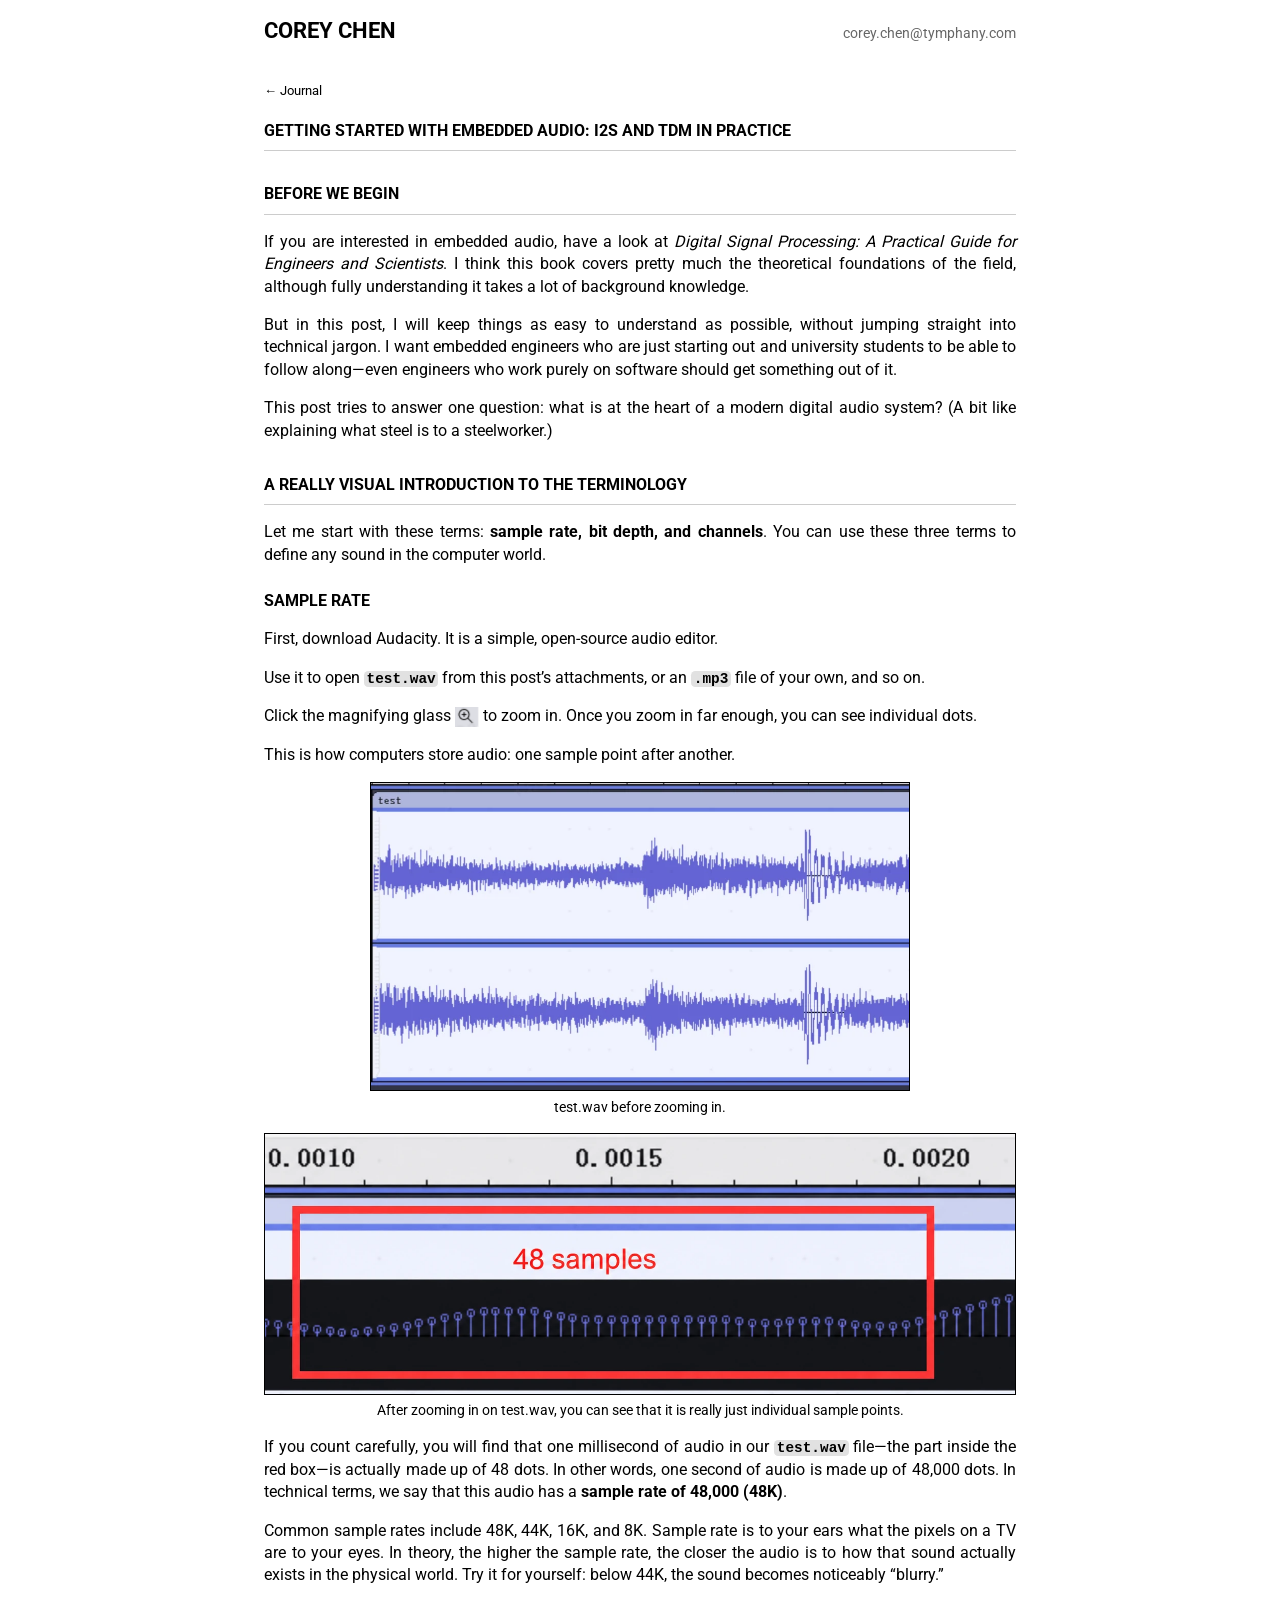
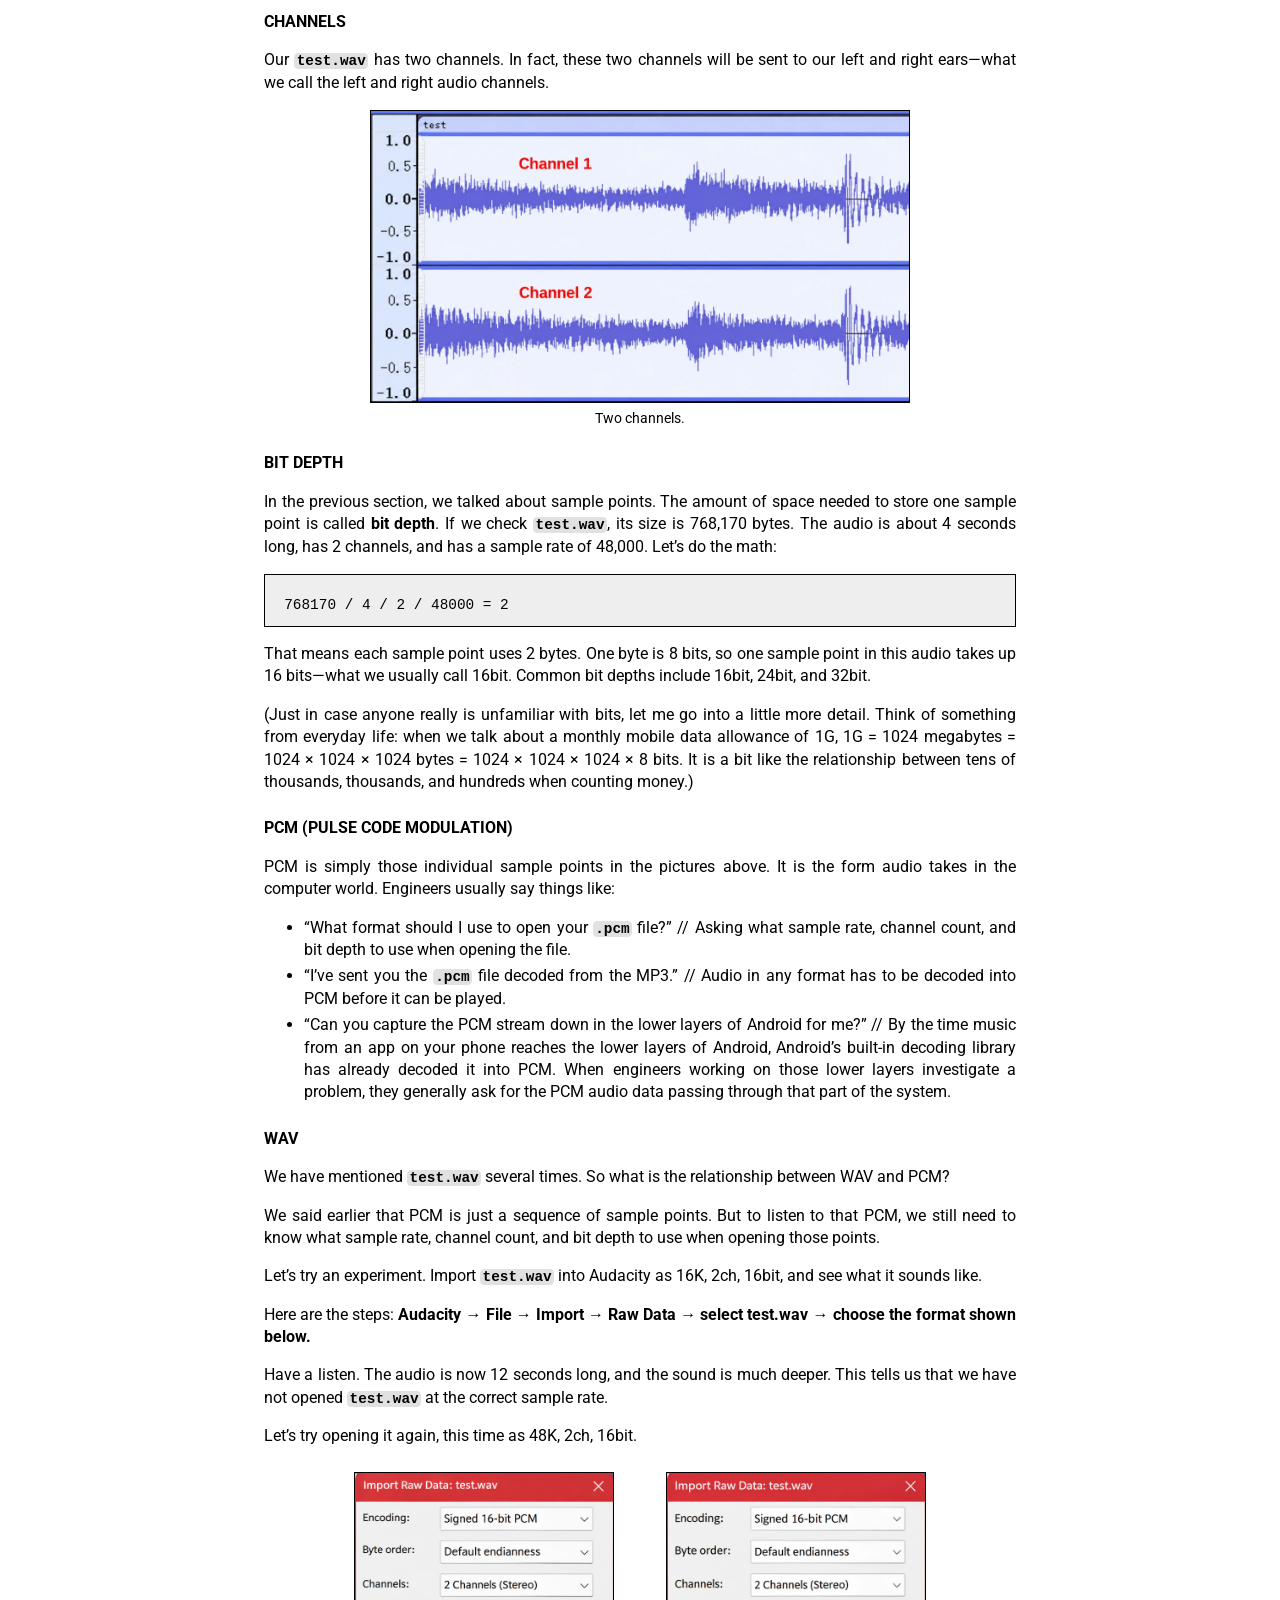
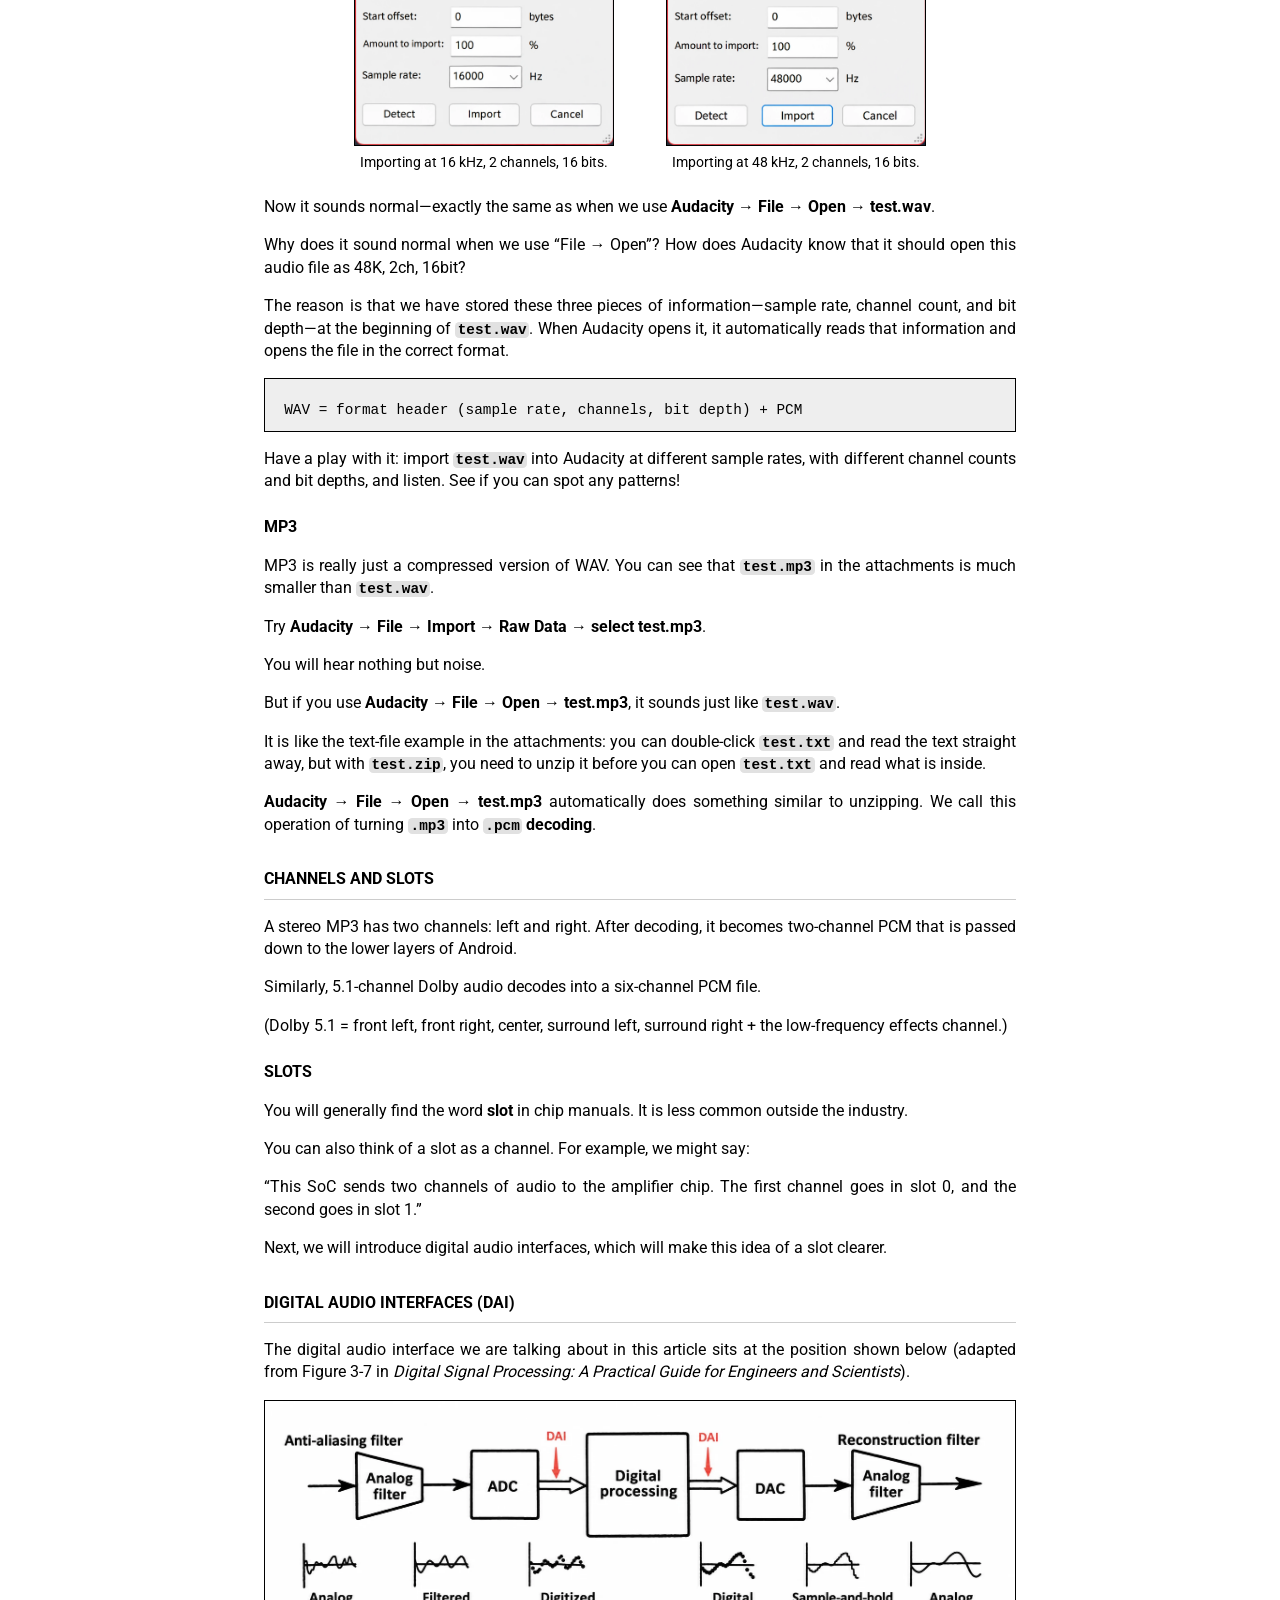
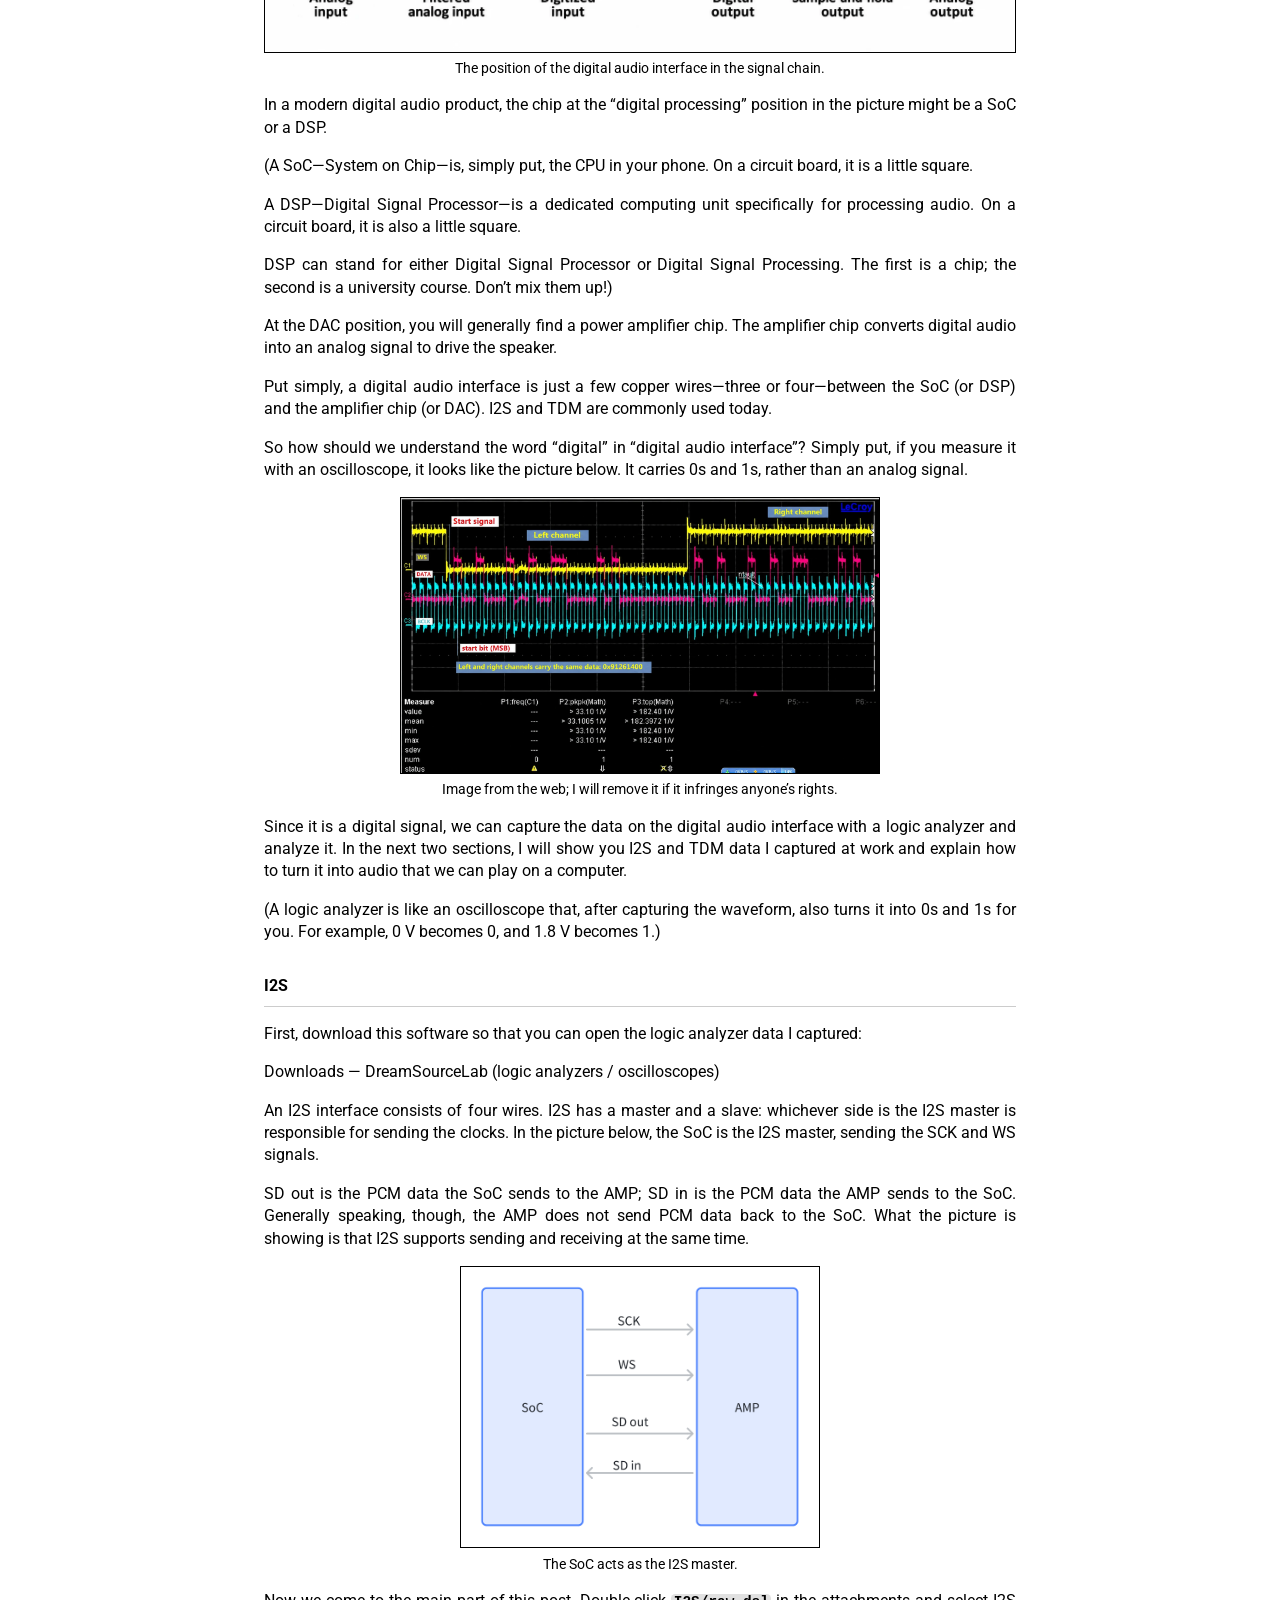
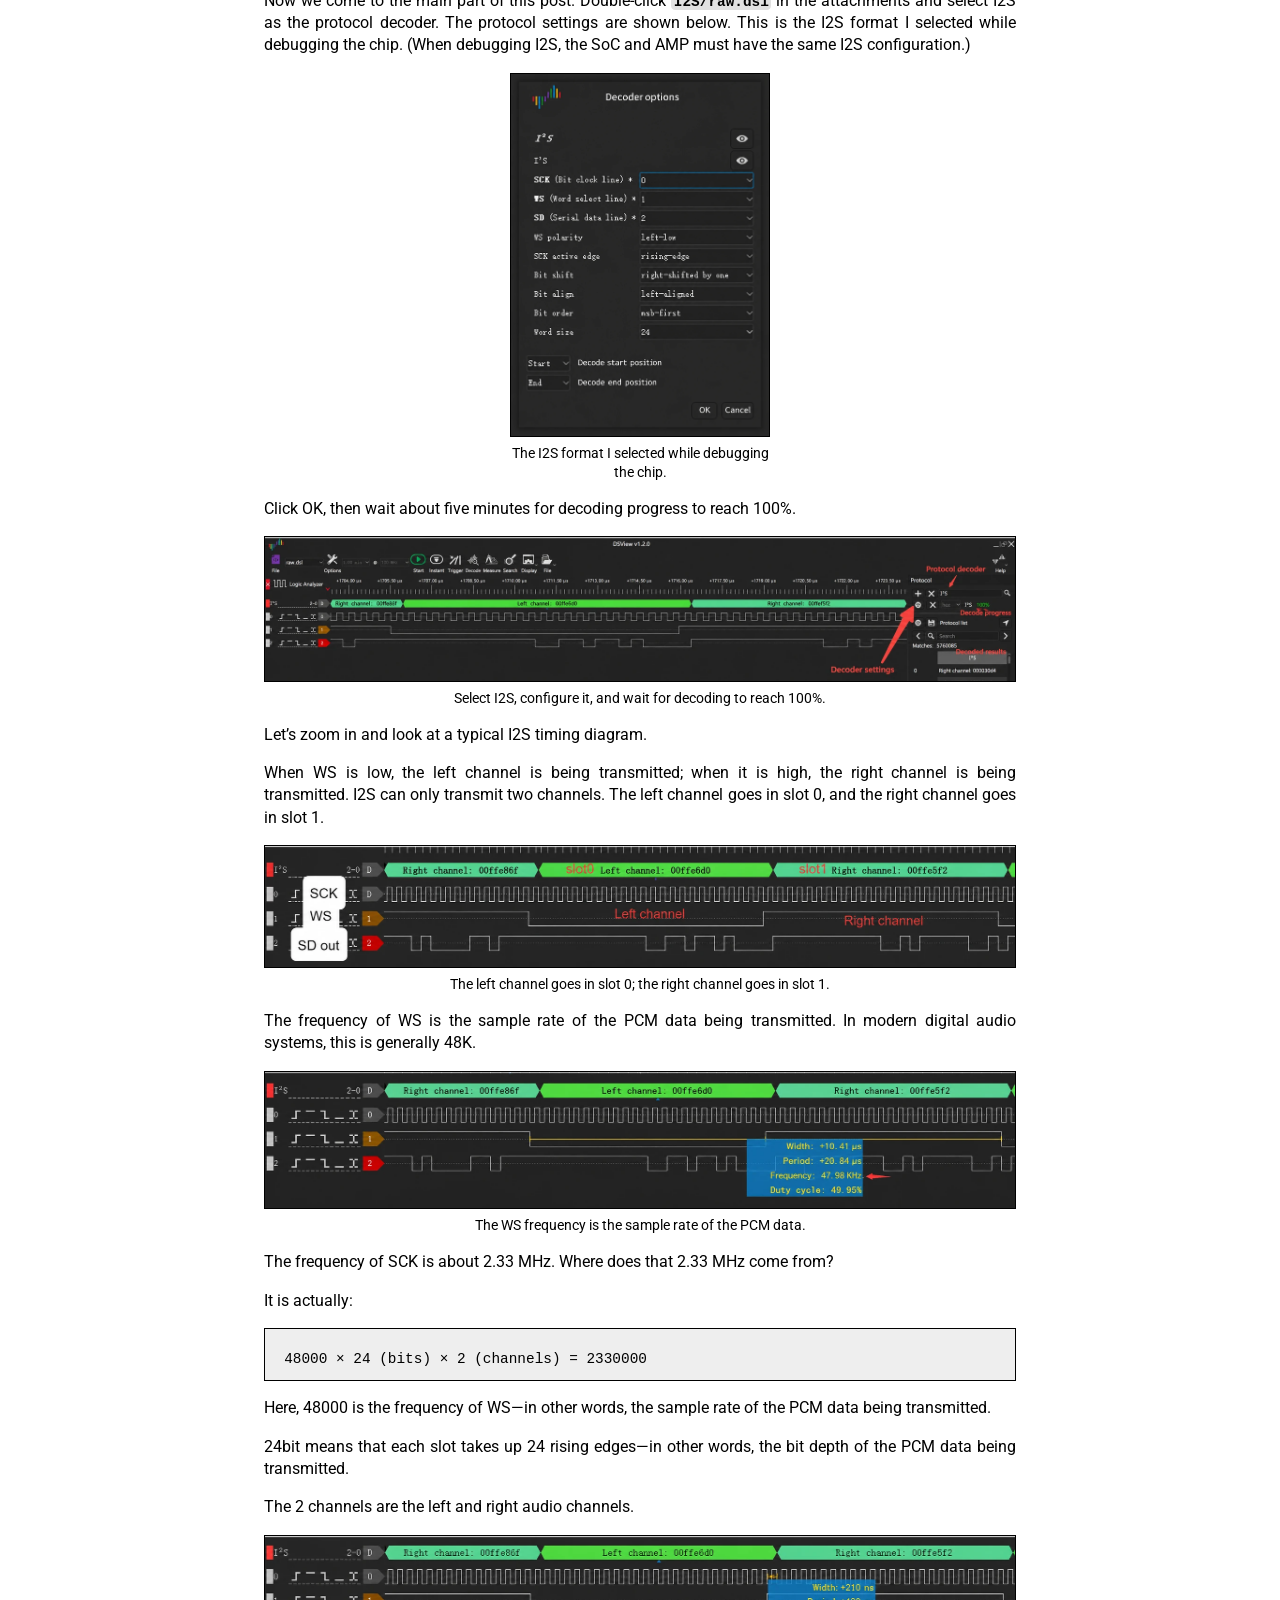
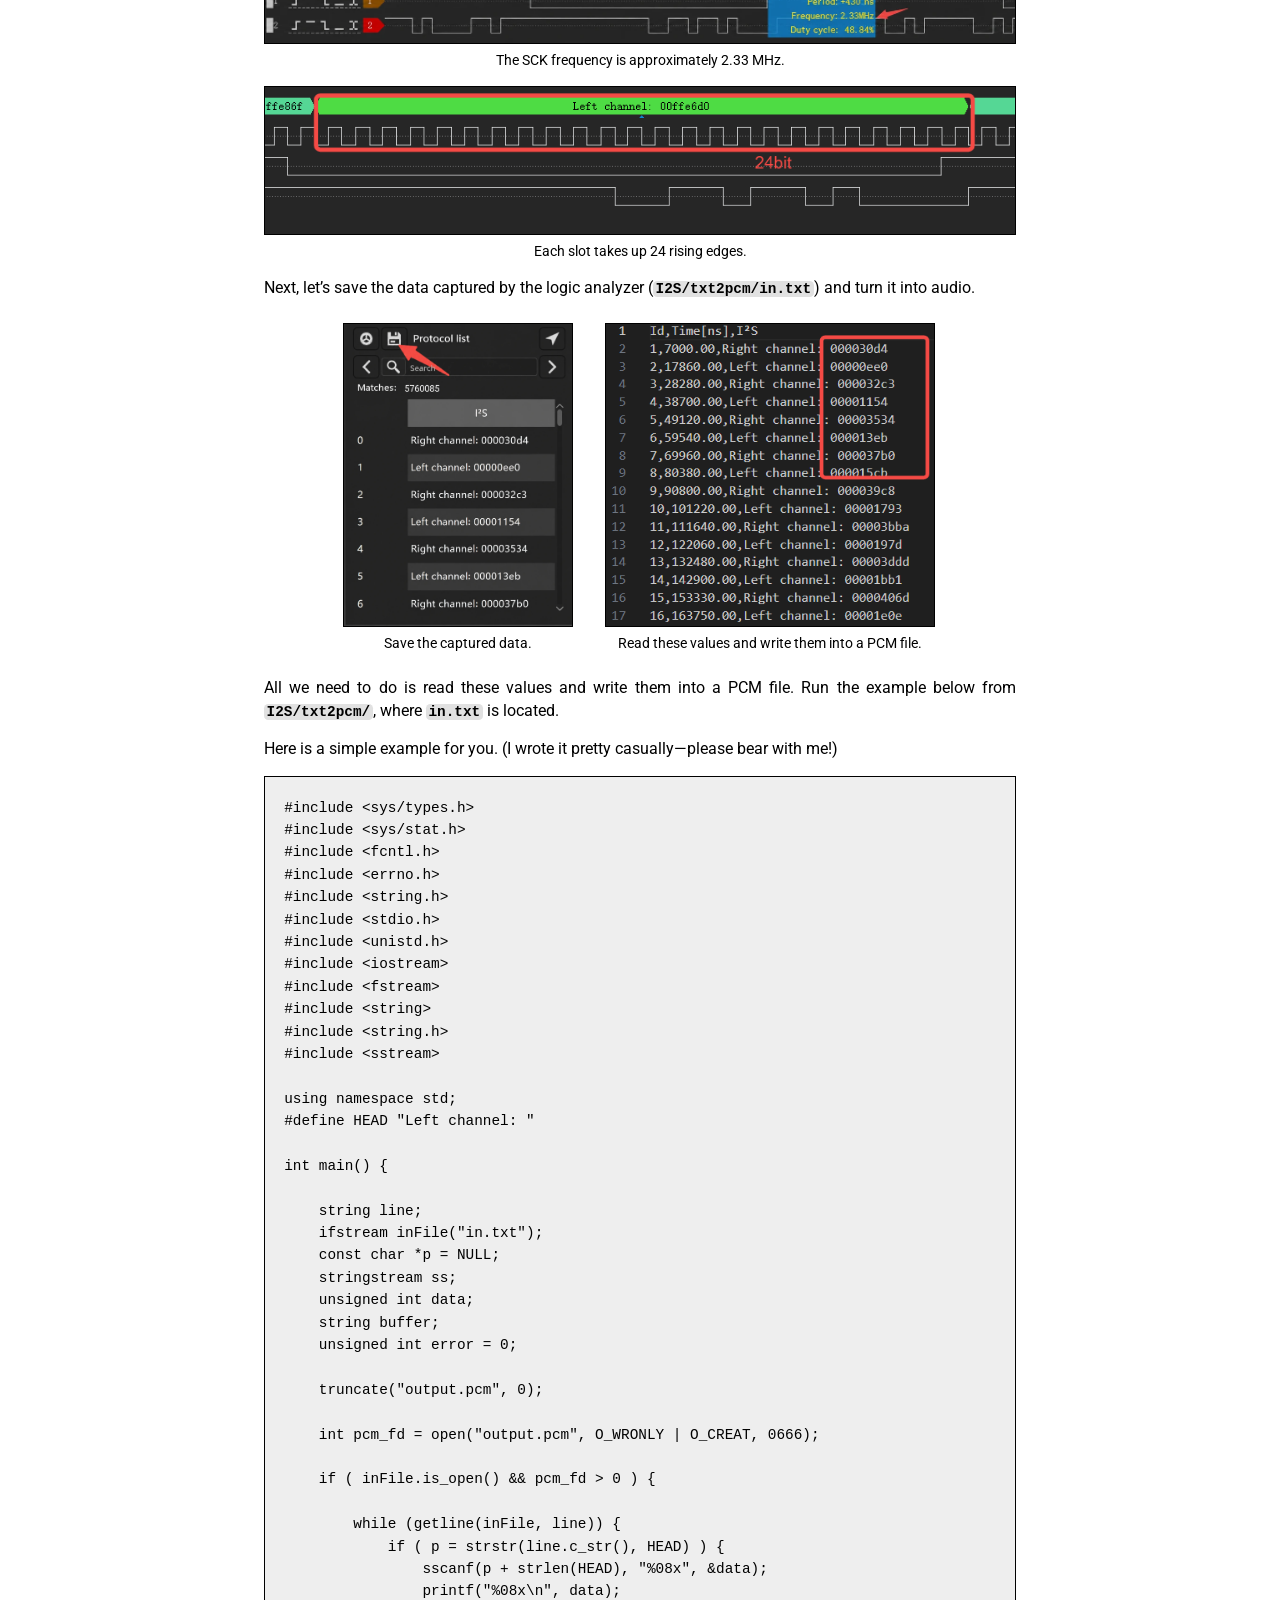
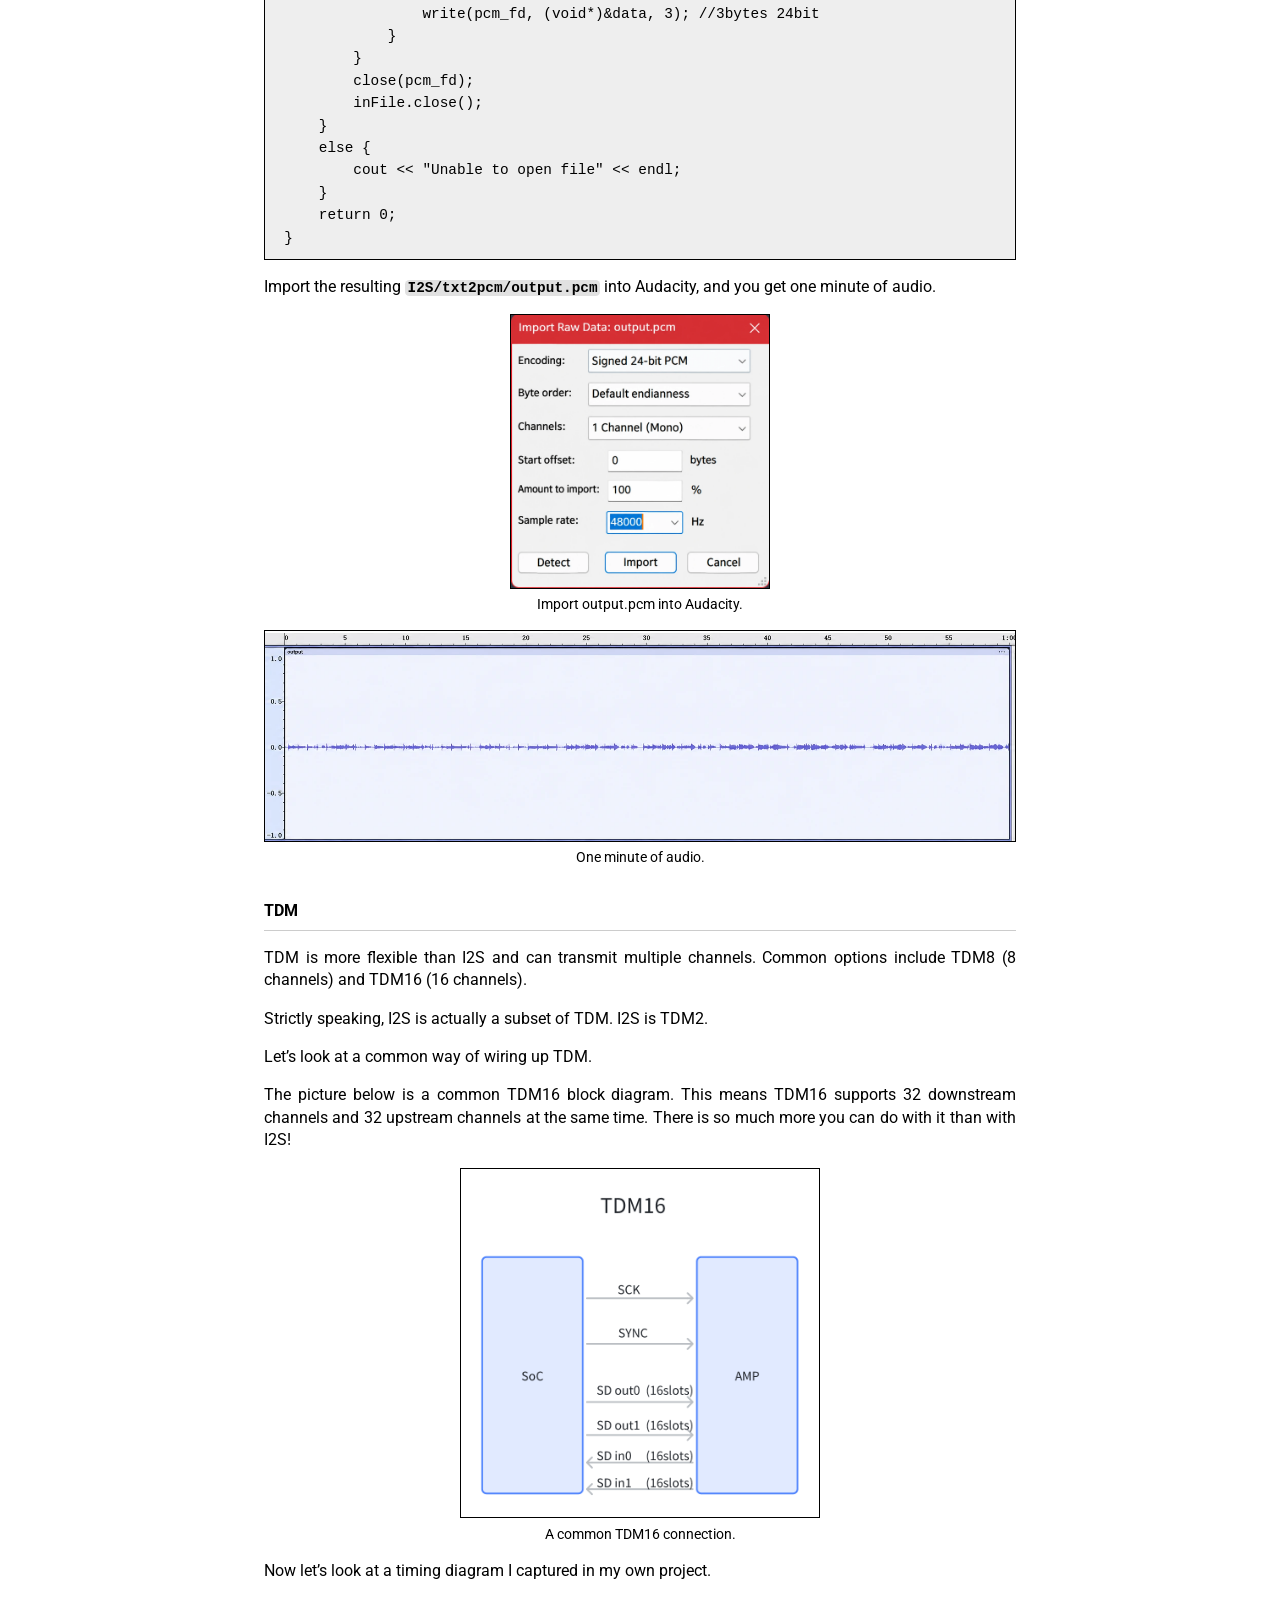
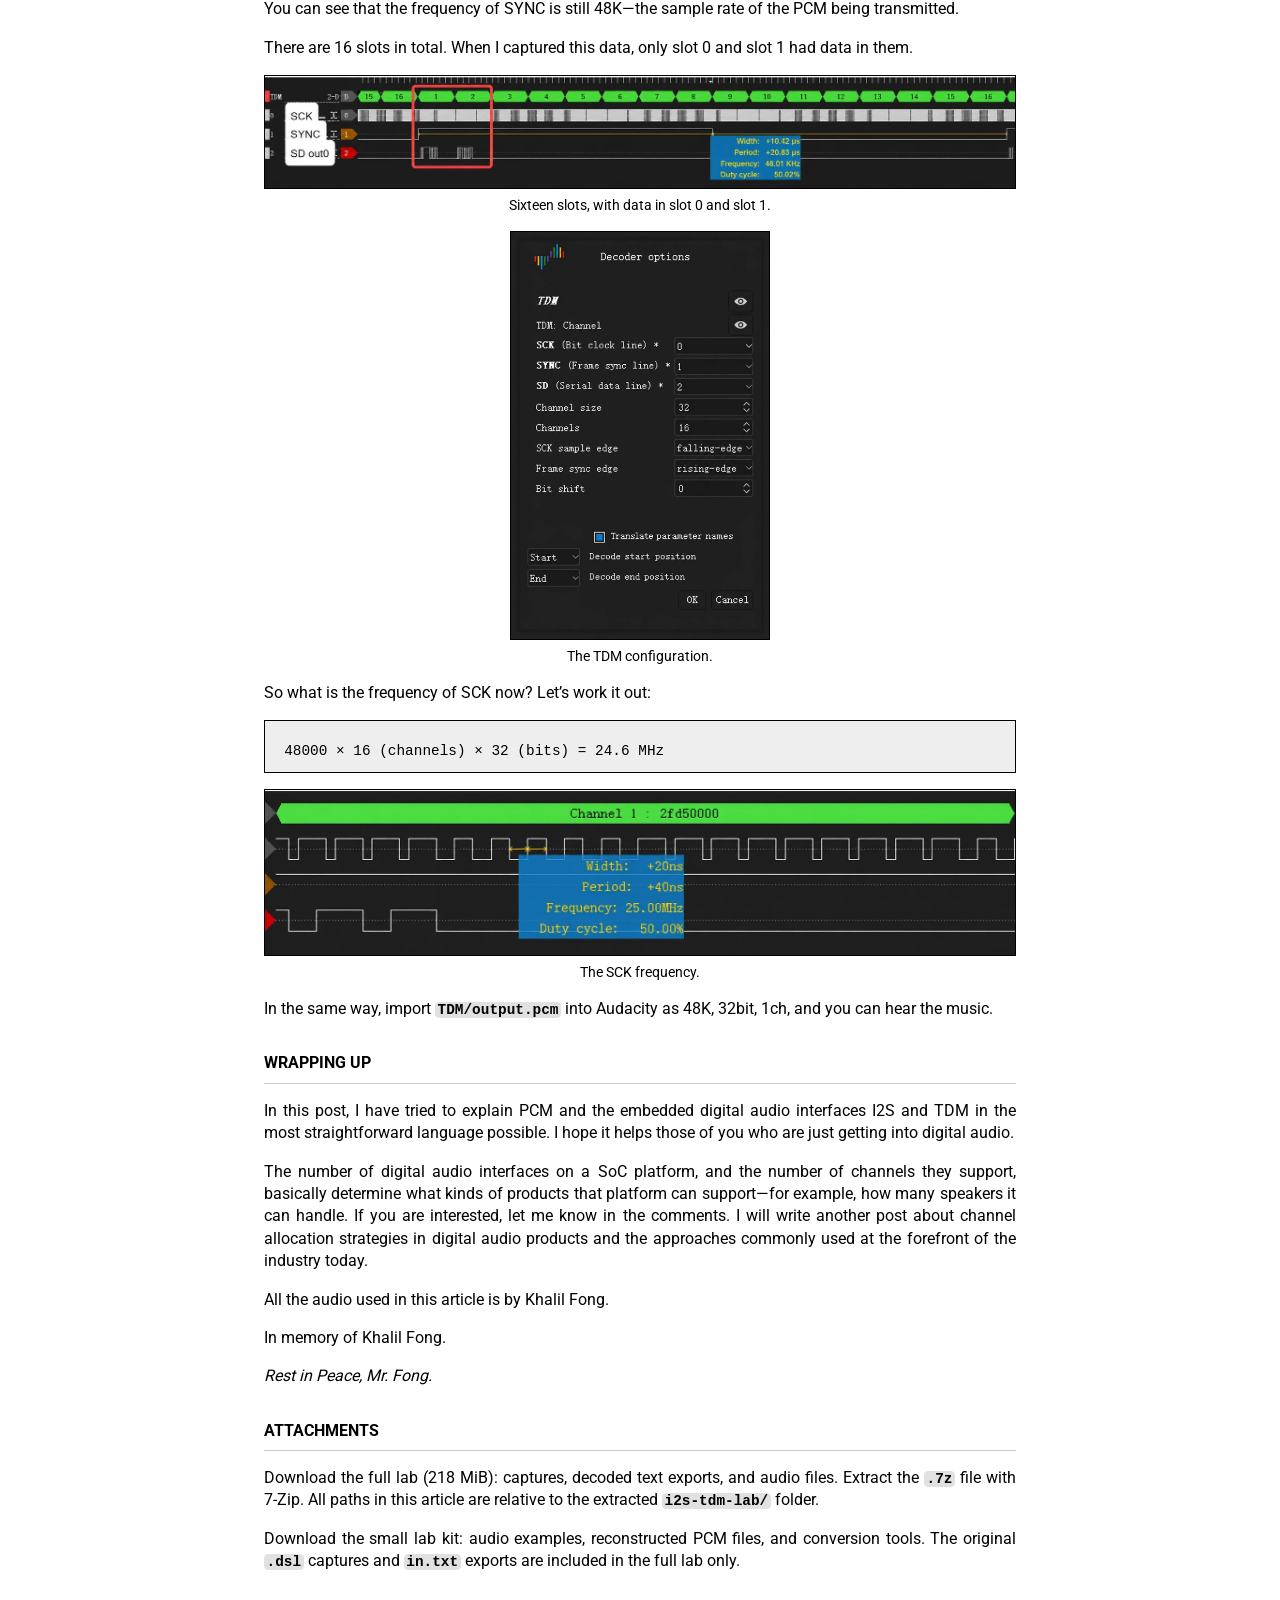
<file: articles/i2s-tdm/index.html>
<!doctype html>
<html lang="en">
  <head>
    <meta charset="utf-8">
    <meta name="viewport" content="width=device-width, initial-scale=1">
    <meta name="description" content="A practical introduction to PCM, sample rate, bit depth, and channels, followed by decoding real I2S and TDM captures into playable audio.">
    <title>Getting Started with Embedded Audio: I2S and TDM in Practice — Corey Chen</title>
    <link rel="stylesheet" href="../../style.css">
    <link rel="stylesheet" href="article.css">
    <link rel="stylesheet" href="../../image-viewer.css">
  </head>
  <body class="article-page">
    <header>
      <a class="site-title" href="../../index.html">Corey Chen</a>
      <a class="email" href="mailto:corey.chen@tymphany.com">corey.chen@tymphany.com</a>
    </header>
    <main>
      <a class="back-link" href="../../index.html">← Journal</a>
      <article>

<h1>Getting Started with Embedded Audio: I2S and TDM in Practice</h1>
<h2 id="introduction">Before we begin</h2>
<p>If you are interested in embedded audio, have a look at <cite><a href="https://www.dspguide.com/editions.htm">Digital Signal Processing: A Practical Guide for Engineers and Scientists</a></cite>. I think this book covers pretty much the theoretical foundations of the field, although fully understanding it takes a lot of background knowledge.</p>
<p>But in this post, I will keep things as easy to understand as possible, without jumping straight into technical jargon. I want embedded engineers who are just starting out and university students to be able to follow along—even engineers who work purely on software should get something out of it.</p>
<p>This post tries to answer one question: what is at the heart of a modern digital audio system? (A bit like explaining what steel is to a steelworker.)</p>
<h2 id="basics">A really visual introduction to the terminology</h2>
<p>Let me start with these terms: <strong>sample rate, bit depth, and channels</strong>. You can use these three terms to define any sound in the computer world.</p>
<h3>Sample rate</h3>
<p>First, download <a href="https://www.audacityteam.org/">Audacity</a>. It is a simple, open-source audio editor.</p>
<p>Use it to open <code>test.wav</code> from this post’s attachments, or an <code>.mp3</code> file of your own, and so on.</p>
<p>Click the magnifying glass <img class="inline-icon" src="images/00.png" alt="Zoom in" width="24" height="20"> to zoom in. Once you zoom in far enough, you can see individual dots.</p>
<p>This is how computers store audio: one sample point after another.</p>
<figure class="figure-overview"><a class="figure-image" href="images/01.png" title="View full image"><img width="814" height="465" src="images/optimized/01.webp" alt="Stereo audio waveform in Audacity before zooming in." loading="lazy"></a><figcaption>test.wav before zooming in.</figcaption></figure>
<figure><a class="figure-crop" href="images/02.png" title="View full image" style="aspect-ratio: 1467 / 510; --image-width: 100.000000%; --image-left: 0.000000%; --image-top: 0.000000%"><img width="1467" height="1072" src="images/optimized/02.webp" alt="Individual samples, with 48 samples highlighted over one millisecond." loading="lazy"></a><figcaption>After zooming in on test.wav, you can see that it is really just individual sample points.</figcaption></figure>
<p>If you count carefully, you will find that one millisecond of audio in our <code>test.wav</code> file—the part inside the red box—is actually made up of 48 dots. In other words, one second of audio is made up of 48,000 dots. In technical terms, we say that this audio has a <strong>sample rate of 48,000 (48K)</strong>.</p>
<p>Common sample rates include 48K, 44K, 16K, and 8K. Sample rate is to your ears what the pixels on a TV are to your eyes. In theory, the higher the sample rate, the closer the audio is to how that sound actually exists in the physical world. Try it for yourself: below 44K, the sound becomes noticeably “blurry.”</p>
<h3>Channels</h3>
<p>Our <code>test.wav</code> has two channels. In fact, these two channels will be sent to our left and right ears—what we call the left and right audio channels.</p>
<figure class="medium"><a class="figure-crop" href="images/03.png" title="View full image" style="aspect-ratio: 1506 / 816; --image-width: 127.888446%; --image-left: -27.888446%; --image-top: 0.000000%"><img width="1926" height="816" src="images/optimized/03.webp" alt="Audacity shows the two audio channels labeled Channel 1 and Channel 2." loading="lazy"></a><figcaption>Two channels.</figcaption></figure>
<h3>Bit depth</h3>
<p>In the previous section, we talked about sample points. The amount of space needed to store one sample point is called <strong>bit depth</strong>. If we check <code>test.wav</code>, its size is 768,170 bytes. The audio is about 4 seconds long, has 2 channels, and has a sample rate of 48,000. Let’s do the math:</p>
<pre><code>768170 / 4 / 2 / 48000 = 2</code></pre>
<p>That means each sample point uses 2 bytes. One byte is 8 bits, so one sample point in this audio takes up 16 bits—what we usually call 16bit. Common bit depths include 16bit, 24bit, and 32bit.</p>
<p>(Just in case anyone really is unfamiliar with bits, let me go into a little more detail. Think of something from everyday life: when we talk about a monthly mobile data allowance of 1G, 1G = 1024 megabytes = 1024 × 1024 × 1024 bytes = 1024 × 1024 × 1024 × 8 bits. It is a bit like the relationship between tens of thousands, thousands, and hundreds when counting money.)</p>
<h3>PCM (Pulse Code Modulation)</h3>
<p>PCM is simply those individual sample points in the pictures above. It is the form audio takes in the computer world. Engineers usually say things like:</p>
<ul>
<li>“What format should I use to open your <code>.pcm</code> file?” // Asking what sample rate, channel count, and bit depth to use when opening the file.</li>
<li>“I’ve sent you the <code>.pcm</code> file decoded from the MP3.” // Audio in any format has to be decoded into PCM before it can be played.</li>
<li>“Can you capture the PCM stream down in the lower layers of Android for me?” // By the time music from an app on your phone reaches the lower layers of Android, Android’s built-in decoding library has already decoded it into PCM. When engineers working on those lower layers investigate a problem, they generally ask for the PCM audio data passing through that part of the system.</li>
</ul>
<h3>WAV</h3>
<p>We have mentioned <code>test.wav</code> several times. So what is the relationship between WAV and PCM?</p>
<p>We said earlier that PCM is just a sequence of sample points. But to listen to that PCM, we still need to know what sample rate, channel count, and bit depth to use when opening those points.</p>
<p>Let’s try an experiment. Import <code>test.wav</code> into Audacity as 16K, 2ch, 16bit, and see what it sounds like.</p>
<p>Here are the steps: <strong>Audacity → File → Import → Raw Data → select test.wav → choose the format shown below.</strong></p>
<p>Have a listen. The audio is now 12 seconds long, and the sound is much deeper. This tells us that we have not opened <code>test.wav</code> at the correct sample rate.</p>
<p>Let’s try opening it again, this time as 48K, 2ch, 16bit.</p>
<div class="figure-pair" aria-label="Raw audio import comparison"><figure class="compact"><a class="figure-image" href="images/04.png" title="View full image"><img width="1220" height="1289" src="images/optimized/04.webp" alt="Import Raw Data settings for test.wav: signed 16-bit PCM, stereo, 16000 Hz." loading="lazy"></a><figcaption>Importing at 16 kHz, 2 channels, 16 bits.</figcaption></figure><figure class="compact"><a class="figure-image" href="images/05.png" title="View full image"><img width="1220" height="1289" src="images/optimized/05.webp" alt="Import Raw Data settings for test.wav: signed 16-bit PCM, stereo, 48000 Hz." loading="lazy"></a><figcaption>Importing at 48 kHz, 2 channels, 16 bits.</figcaption></figure></div>
<p>Now it sounds normal—exactly the same as when we use <strong>Audacity → File → Open → test.wav</strong>.</p>
<p>Why does it sound normal when we use “File → Open”? How does Audacity know that it should open this audio file as 48K, 2ch, 16bit?</p>
<p>The reason is that we have stored these three pieces of information—sample rate, channel count, and bit depth—at the beginning of <code>test.wav</code>. When Audacity opens it, it automatically reads that information and opens the file in the correct format.</p>
<pre><code>WAV = format header (sample rate, channels, bit depth) + PCM</code></pre>
<p>Have a play with it: import <code>test.wav</code> into Audacity at different sample rates, with different channel counts and bit depths, and listen. See if you can spot any patterns!</p>
<h3>MP3</h3>
<p>MP3 is really just a compressed version of WAV. You can see that <code>test.mp3</code> in the attachments is much smaller than <code>test.wav</code>.</p>
<p>Try <strong>Audacity → File → Import → Raw Data → select test.mp3</strong>.</p>
<p>You will hear nothing but noise.</p>
<p>But if you use <strong>Audacity → File → Open → test.mp3</strong>, it sounds just like <code>test.wav</code>.</p>
<p>It is like the text-file example in the attachments: you can double-click <code>test.txt</code> and read the text straight away, but with <code>test.zip</code>, you need to unzip it before you can open <code>test.txt</code> and read what is inside.</p>
<p><strong>Audacity → File → Open → test.mp3</strong> automatically does something similar to unzipping. We call this operation of turning <code>.mp3</code> into <code>.pcm</code> <strong>decoding</strong>.</p>
<h2 id="channels-and-slots">Channels and slots</h2>
<p>A stereo MP3 has two channels: left and right. After decoding, it becomes two-channel PCM that is passed down to the lower layers of Android.</p>
<p>Similarly, 5.1-channel Dolby audio decodes into a six-channel PCM file.</p>
<p>(Dolby 5.1 = front left, front right, center, surround left, surround right + the low-frequency effects channel.)</p>
<h3>Slots</h3>
<p>You will generally find the word <strong>slot</strong> in chip manuals. It is less common outside the industry.</p>
<p>You can also think of a slot as a channel. For example, we might say:</p>
<p>“This SoC sends two channels of audio to the amplifier chip. The first channel goes in slot 0, and the second goes in slot 1.”</p>
<p>Next, we will introduce digital audio interfaces, which will make this idea of a slot clearer.</p>
<h2 id="interfaces">Digital audio interfaces (DAI)</h2>
<p>The digital audio interface we are talking about in this article sits at the position shown below (adapted from <a href="https://dspguide.com/ch3/4.htm">Figure 3-7</a> in <cite>Digital Signal Processing: A Practical Guide for Engineers and Scientists</cite>).</p>
<figure><a class="figure-image" href="images/06.png" title="View full image"><img width="2170" height="725" src="images/optimized/06.webp" alt="Signal chain: analog anti-aliasing filter, ADC, digital processing, DAC, and analog reconstruction filter; digital audio interfaces are marked beside digital processing." loading="lazy"></a><figcaption>The position of the digital audio interface in the signal chain.</figcaption></figure>
<p>In a modern digital audio product, the chip at the “digital processing” position in the picture might be a SoC or a DSP.</p>
<p>(A SoC—System on Chip—is, simply put, the CPU in your phone. On a circuit board, it is a little square.</p>
<p>A DSP—Digital Signal Processor—is a dedicated computing unit specifically for processing audio. On a circuit board, it is also a little square.</p>
<p>DSP can stand for either Digital Signal Processor or Digital Signal Processing. The first is a chip; the second is a university course. Don’t mix them up!)</p>
<p>At the DAC position, you will generally find a power amplifier chip. The amplifier chip converts digital audio into an analog signal to drive the speaker.</p>
<p>Put simply, a digital audio interface is just a few copper wires—three or four—between the SoC (or DSP) and the amplifier chip (or DAC). I2S and TDM are commonly used today.</p>
<p>So how should we understand the word “digital” in “digital audio interface”? Simply put, if you measure it with an oscilloscope, it looks like the picture below. It carries 0s and 1s, rather than an analog signal.</p>
<figure class="figure-auxiliary"><a class="figure-image" href="images/07.png" title="View full image"><img width="1655" height="950" src="images/optimized/07.webp" alt="An oscilloscope captures multiple digital signals as changing voltage levels." loading="lazy"></a><figcaption>Image from the web; I will remove it if it infringes anyone’s rights.</figcaption></figure>
<p>Since it is a digital signal, we can capture the data on the digital audio interface with a logic analyzer and analyze it. In the next two sections, I will show you I2S and TDM data I captured at work and explain how to turn it into audio that we can play on a computer.</p>
<p>(A logic analyzer is like an oscilloscope that, after capturing the waveform, also turns it into 0s and 1s for you. For example, 0 V becomes 0, and 1.8 V becomes 1.)</p>
<h2 id="i2s">I2S</h2>
<p>First, download this software so that you can open the logic analyzer data I captured:</p>
<p><a href="https://www.dreamsourcelab.com/download/">Downloads — DreamSourceLab (logic analyzers / oscilloscopes)</a></p>
<p>An I2S interface consists of four wires. I2S has a master and a slave: whichever side is the I2S master is responsible for sending the clocks. In the picture below, the SoC is the I2S master, sending the SCK and WS signals.</p>
<p>SD out is the PCM data the SoC sends to the AMP; SD in is the PCM data the AMP sends to the SoC. Generally speaking, though, the AMP does not send PCM data back to the SoC. What the picture is showing is that I2S supports sending and receiving at the same time.</p>
<figure class="figure-diagram"><a class="figure-image" href="images/08.png" title="View full image"><img width="842" height="658" src="images/08.png" alt="SoC drives SCK and WS to an amplifier; separate SD out and SD in lines carry data in opposite directions." loading="lazy"></a><figcaption>The SoC acts as the I2S master.</figcaption></figure>
<p>Now we come to the main part of this post. Double-click <code>I2S/raw.dsl</code> in the attachments and select I2S as the protocol decoder. The protocol settings are shown below. This is the I2S format I selected while debugging the chip. (When debugging I2S, the SoC and AMP must have the same I2S configuration.)</p>
<figure class="compact"><a class="figure-image" href="images/09.png" title="View full image"><img width="1058" height="1486" src="images/optimized/09.webp" alt="I2S decoder options: SCK 0, WS 1, SD 2, left-low, rising-edge, one-bit delay, MSB first, 24-bit word size." loading="lazy"></a><figcaption>The I2S format I selected while debugging the chip.</figcaption></figure>
<p>Click OK, then wait about five minutes for decoding progress to reach 100%.</p>
<figure><a class="figure-crop" href="images/10.png" title="View full image" style="aspect-ratio: 2171 / 420; --image-width: 100.000000%; --image-left: 0.000000%; --image-top: -4.761905%"><img width="2171" height="724" src="images/optimized/10.webp" alt="DSView with the I2S decoder, configuration controls, decoding progress, and decoded results identified in English." loading="lazy"></a><figcaption>Select I2S, configure it, and wait for decoding to reach 100%.</figcaption></figure>
<p>Let’s zoom in and look at a typical I2S timing diagram.</p>
<p>When WS is low, the left channel is being transmitted; when it is high, the right channel is being transmitted. I2S can only transmit two channels. The left channel goes in slot 0, and the right channel goes in slot 1.</p>
<figure><a class="figure-crop" href="images/11.png" title="View full image" style="aspect-ratio: 2170 / 355; --image-width: 100.000000%; --image-left: 0.000000%; --image-top: -51.830986%"><img width="2170" height="725" src="images/optimized/11.webp" alt="I2S timing: SCK, WS, and SD out, with left and right channel intervals labeled." loading="lazy"></a><figcaption>The left channel goes in slot 0; the right channel goes in slot 1.</figcaption></figure>
<p>The frequency of WS is the sample rate of the PCM data being transmitted. In modern digital audio systems, this is generally 48K.</p>
<figure><a class="figure-crop" href="images/12.png" title="View full image" style="aspect-ratio: 2172 / 400; --image-width: 100.000000%; --image-left: 0.000000%; --image-top: -40.250000%"><img width="2172" height="724" src="images/optimized/12.webp" alt="Word-select measurement: period approximately 20.84 microseconds, frequency 47.98 kHz." loading="lazy"></a><figcaption>The WS frequency is the sample rate of the PCM data.</figcaption></figure>
<p>The frequency of SCK is about 2.33 MHz. Where does that 2.33 MHz come from?</p>
<p>It is actually:</p>
<pre><code>48000 × 24 (bits) × 2 (channels) = 2330000</code></pre>
<p>Here, 48000 is the frequency of WS—in other words, the sample rate of the PCM data being transmitted.</p>
<p>24bit means that each slot takes up 24 rising edges—in other words, the bit depth of the PCM data being transmitted.</p>
<p>The 2 channels are the left and right audio channels.</p>
<figure><a class="figure-crop" href="images/13.png" title="View full image" style="aspect-ratio: 2170 / 316; --image-width: 100.000000%; --image-left: 0.000000%; --image-top: -64.556962%"><img width="2170" height="725" src="images/optimized/13.webp" alt="The original bit-clock cursor measurement reads about 2.33 MHz." loading="lazy"></a><figcaption>The SCK frequency is approximately 2.33 MHz.</figcaption></figure>
<figure><a class="figure-image" href="images/14.png" title="View full image"><img width="847" height="166" src="images/14.png" alt="A red rectangle highlights one 24-bit I2S slot." loading="lazy"></a><figcaption>Each slot takes up 24 rising edges.</figcaption></figure>
<p>Next, let’s save the data captured by the logic analyzer (<code>I2S/txt2pcm/in.txt</code>) and turn it into audio.</p>
<div class="figure-pair export-pair" aria-label="Exporting decoded samples"><figure class="figure-export-panel"><a class="figure-image" href="images/15.png" title="View full image"><img width="1090" height="1443" src="images/optimized/15.webp" alt="The DSView save icon for exporting the decoded protocol list is highlighted." loading="lazy"></a><figcaption>Save the captured data.</figcaption></figure><figure class="figure-export-text"><a class="figure-image" href="images/16.png" title="View full image"><img width="420" height="387" src="images/16.png" alt="Exported text contains alternating right and left channel hexadecimal sample values." loading="lazy"></a><figcaption>Read these values and write them into a PCM file.</figcaption></figure></div>
<p>All we need to do is read these values and write them into a PCM file. Run the example below from <code>I2S/txt2pcm/</code>, where <code>in.txt</code> is located.</p>
<p>Here is a simple example for you. (I wrote it pretty casually—please bear with me!)</p>
<pre><code>#include &lt;sys/types.h&gt;
#include &lt;sys/stat.h&gt;
#include &lt;fcntl.h&gt;
#include &lt;errno.h&gt;
#include &lt;string.h&gt;
#include &lt;stdio.h&gt;
#include &lt;unistd.h&gt;
#include &lt;iostream&gt;
#include &lt;fstream&gt;
#include &lt;string&gt;
#include &lt;string.h&gt;
#include &lt;sstream&gt;

using namespace std;
#define HEAD &quot;Left channel: &quot;

int main() {

    string line;
    ifstream inFile(&quot;in.txt&quot;);
    const char *p = NULL;
    stringstream ss;
    unsigned int data;
    string buffer;
    unsigned int error = 0;

    truncate(&quot;output.pcm&quot;, 0);

    int pcm_fd = open(&quot;output.pcm&quot;, O_WRONLY | O_CREAT, 0666);

    if ( inFile.is_open() &amp;&amp; pcm_fd &gt; 0 ) {

        while (getline(inFile, line)) {
            if ( p = strstr(line.c_str(), HEAD) ) {
                sscanf(p + strlen(HEAD), &quot;%08x&quot;, &amp;data);
                printf(&quot;%08x\n&quot;, data);
                write(pcm_fd, (void*)&amp;data, 3); //3bytes 24bit
            }
        }
        close(pcm_fd);
        inFile.close();
    }
    else {
        cout &lt;&lt; &quot;Unable to open file&quot; &lt;&lt; endl;
    }
    return 0;
}</code></pre>
<p>Import the resulting <code>I2S/txt2pcm/output.pcm</code> into Audacity, and you get one minute of audio.</p>
<figure class="compact"><a class="figure-image" href="images/17.png" title="View full image"><img width="1220" height="1289" src="images/optimized/17.webp" alt="Import settings: signed 24-bit PCM, one mono channel, 48000 Hz." loading="lazy"></a><figcaption>Import output.pcm into Audacity.</figcaption></figure>
<figure><a class="figure-crop" href="images/18.png" title="View full image" style="aspect-ratio: 1993 / 560; --image-width: 108.881084%; --image-left: -8.881084%; --image-top: -14.285714%"><img width="2170" height="725" src="images/optimized/18.webp" alt="The reconstructed mono waveform spans about one minute in Audacity." loading="lazy"></a><figcaption>One minute of audio.</figcaption></figure>
<h2 id="tdm">TDM</h2>
<p>TDM is more flexible than I2S and can transmit multiple channels. Common options include TDM8 (8 channels) and TDM16 (16 channels).</p>
<p>Strictly speaking, I2S is actually a subset of TDM. I2S is TDM2.</p>
<p>Let’s look at a common way of wiring up TDM.</p>
<p>The picture below is a common TDM16 block diagram. This means TDM16 supports 32 downstream channels and 32 upstream channels at the same time. There is so much more you can do with it than with I2S!</p>
<figure class="figure-diagram"><a class="figure-image" href="images/19.png" title="View full image"><img width="842" height="820" src="images/19.png" alt="TDM16 connection with two output data lines and two input data lines, each carrying 16 slots." loading="lazy"></a><figcaption>A common TDM16 connection.</figcaption></figure>
<p>Now let’s look at a timing diagram I captured in my own project.</p>
<p>You can see that the frequency of SYNC is still 48K—the sample rate of the PCM being transmitted.</p>
<p>There are 16 slots in total. When I captured this data, only slot 0 and slot 1 had data in them.</p>
<figure><a class="figure-crop" href="images/20.png" title="View full image" style="aspect-ratio: 2172 / 328; --image-width: 100.000000%; --image-left: 0.000000%; --image-top: -60.365854%"><img width="2172" height="724" src="images/optimized/20.webp" alt="TDM capture shows 16 decoded slots, with the first two active slots highlighted; frame-sync frequency is about 48.01 kHz." loading="lazy"></a><figcaption>Sixteen slots, with data in slot 0 and slot 1.</figcaption></figure>
<figure class="compact"><a class="figure-image" href="images/21.png" title="View full image"><img width="998" height="1576" src="images/optimized/21.webp" alt="TDM decoder: 16 channels, 32-bit channel size, falling-edge sampling, rising-edge frame sync, zero bit shift." loading="lazy"></a><figcaption>The TDM configuration.</figcaption></figure>
<p>So what is the frequency of SCK now? Let’s work it out:</p>
<pre><code>48000 × 16 (channels) × 32 (bits) = 24.6 MHz</code></pre>
<figure><a class="figure-crop" href="images/22.png" title="View full image" style="aspect-ratio: 2170 / 481; --image-width: 100.000000%; --image-left: 0.000000%; --image-top: -25.363825%"><img width="2170" height="725" src="images/optimized/22.webp" alt="The original single-period TDM bit-clock measurement reads 25.00 MHz." loading="lazy"></a><figcaption>The SCK frequency.</figcaption></figure>
<p>In the same way, import <code>TDM/output.pcm</code> into Audacity as 48K, 32bit, 1ch, and you can hear the music.</p>
<h2 id="closing">Wrapping up</h2>
<p>In this post, I have tried to explain PCM and the embedded digital audio interfaces I2S and TDM in the most straightforward language possible. I hope it helps those of you who are just getting into digital audio.</p>
<p>The number of digital audio interfaces on a SoC platform, and the number of channels they support, basically determine what kinds of products that platform can support—for example, how many speakers it can handle. If you are interested, let me know in the comments. I will write another post about channel allocation strategies in digital audio products and the approaches commonly used at the forefront of the industry today.</p>
<p>All the audio used in this article is by Khalil Fong.</p>
<p>In memory of Khalil Fong.</p>
<p><em>Rest in Peace, Mr. Fong.</em></p>
<h2 id="downloads">Attachments</h2>
<p><a href="https://github.com/CoreyChen-TYM/CoreyChen-TYM.github.io/releases/download/i2s-tdm-lab-v1/i2s-tdm-lab-v2.7z">Download the full lab</a> (218 MiB): captures, decoded text exports, and audio files. Extract the <code>.7z</code> file with 7-Zip. All paths in this article are relative to the extracted <code>i2s-tdm-lab/</code> folder.</p>
<p><a href="downloads/i2s-tdm-lab-kit.zip" download>Download the small lab kit</a>: audio examples, reconstructed PCM files, and conversion tools. The original <code>.dsl</code> captures and <code>in.txt</code> exports are included in the full lab only.</p>

      </article>
    </main>
    <script src="../../image-viewer.js" defer></script>
  </body>
</html>
</file>
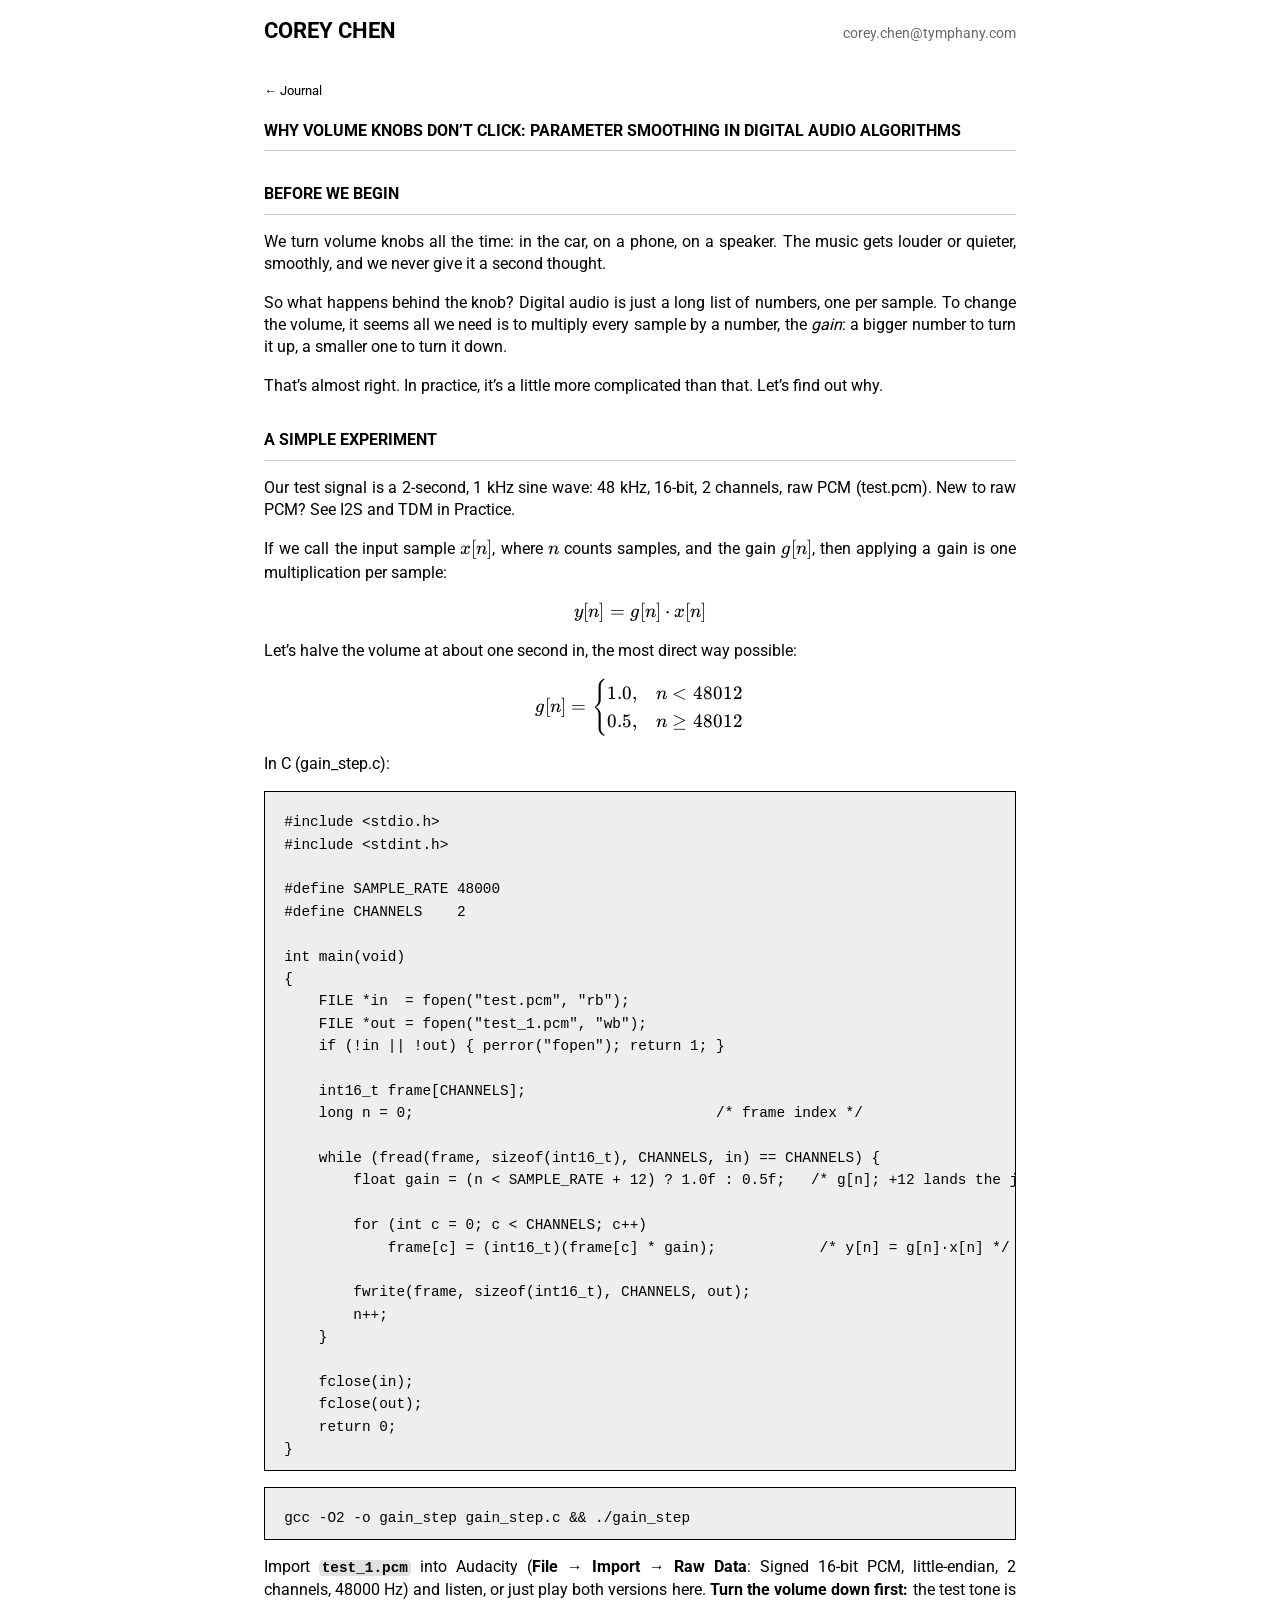
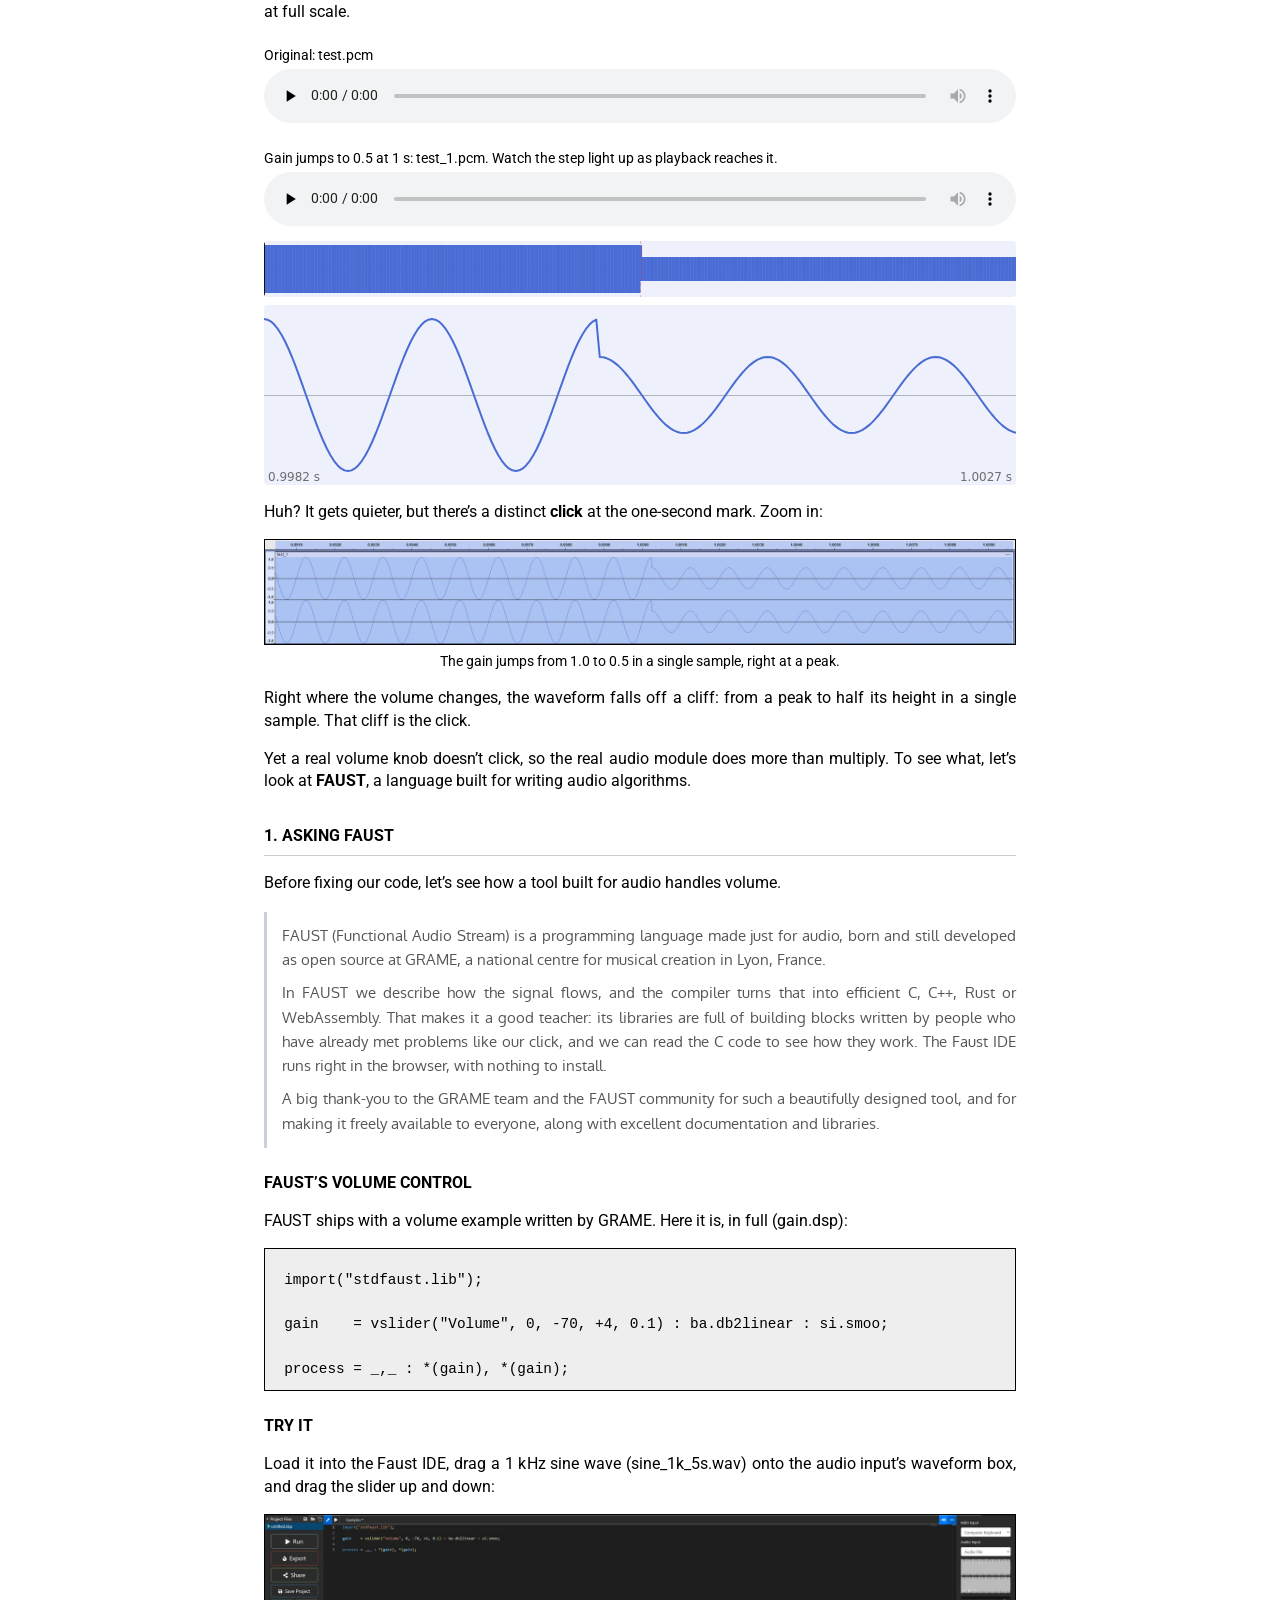
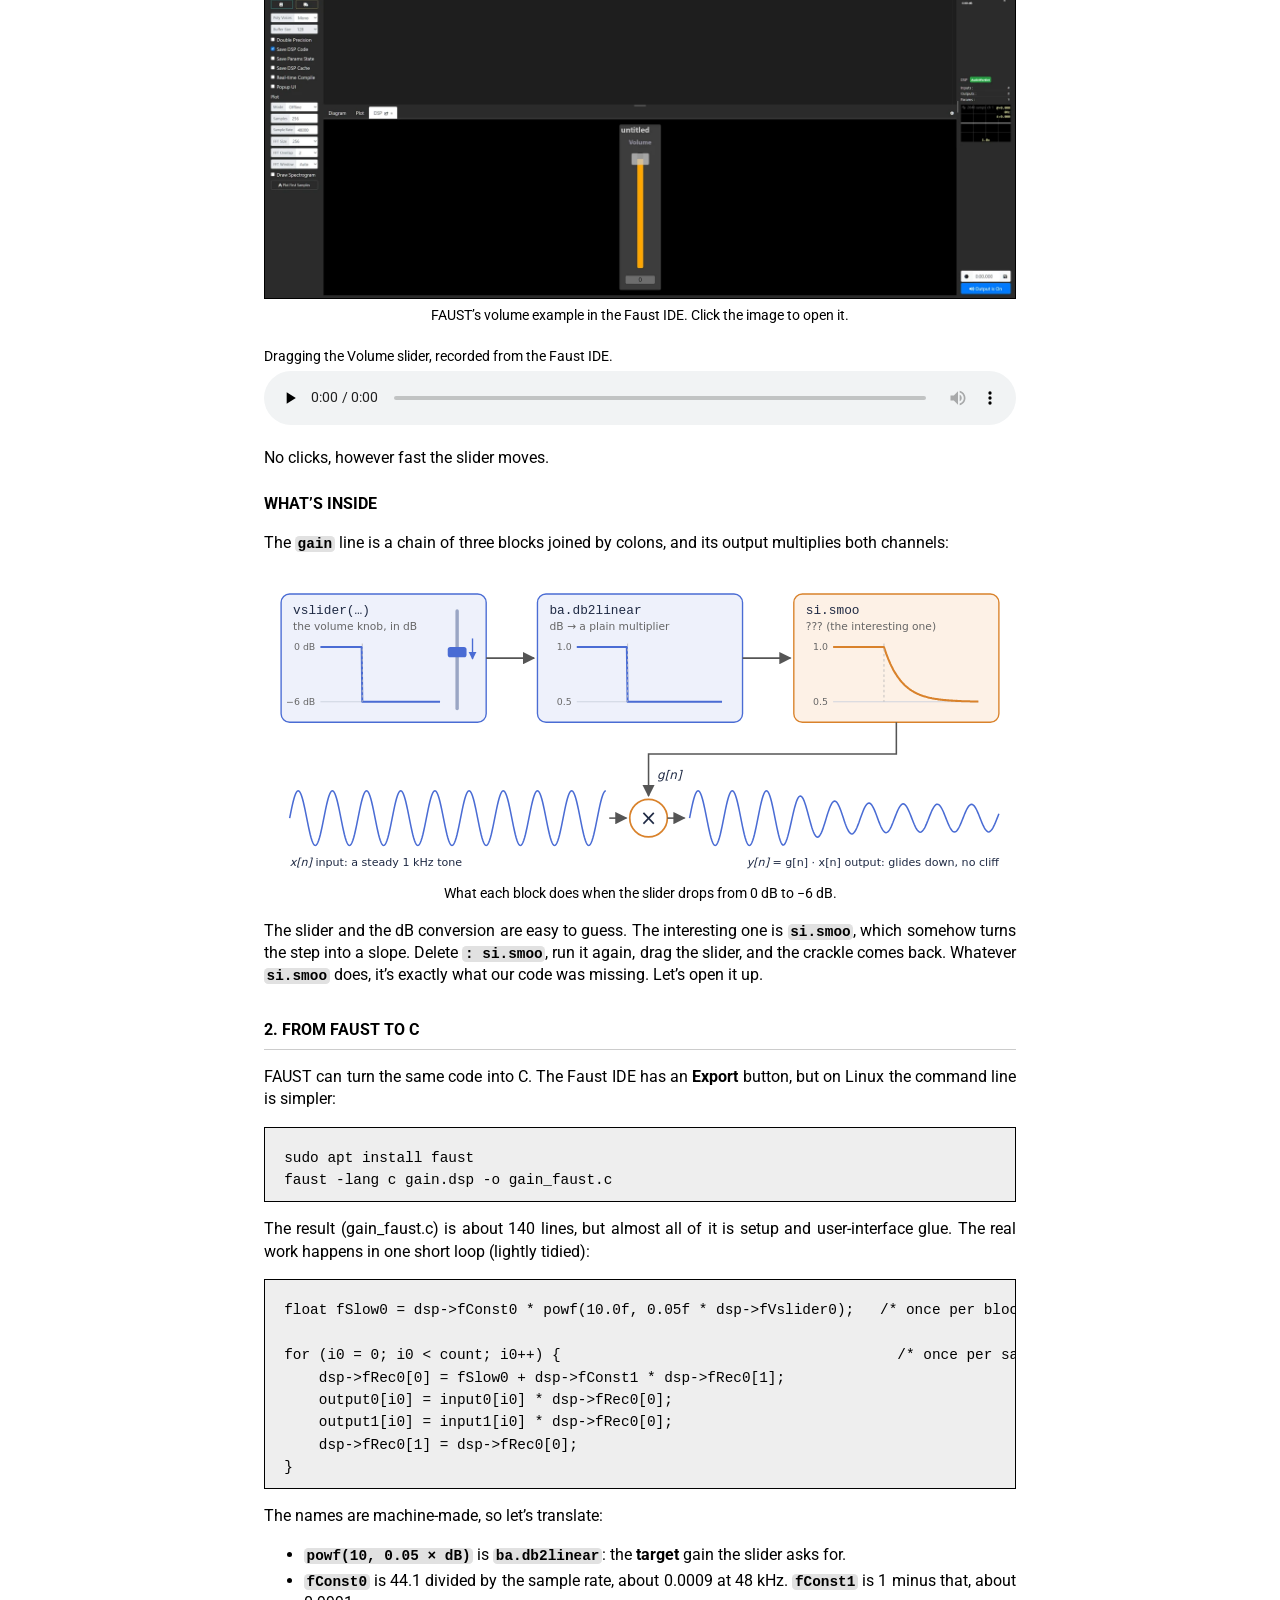
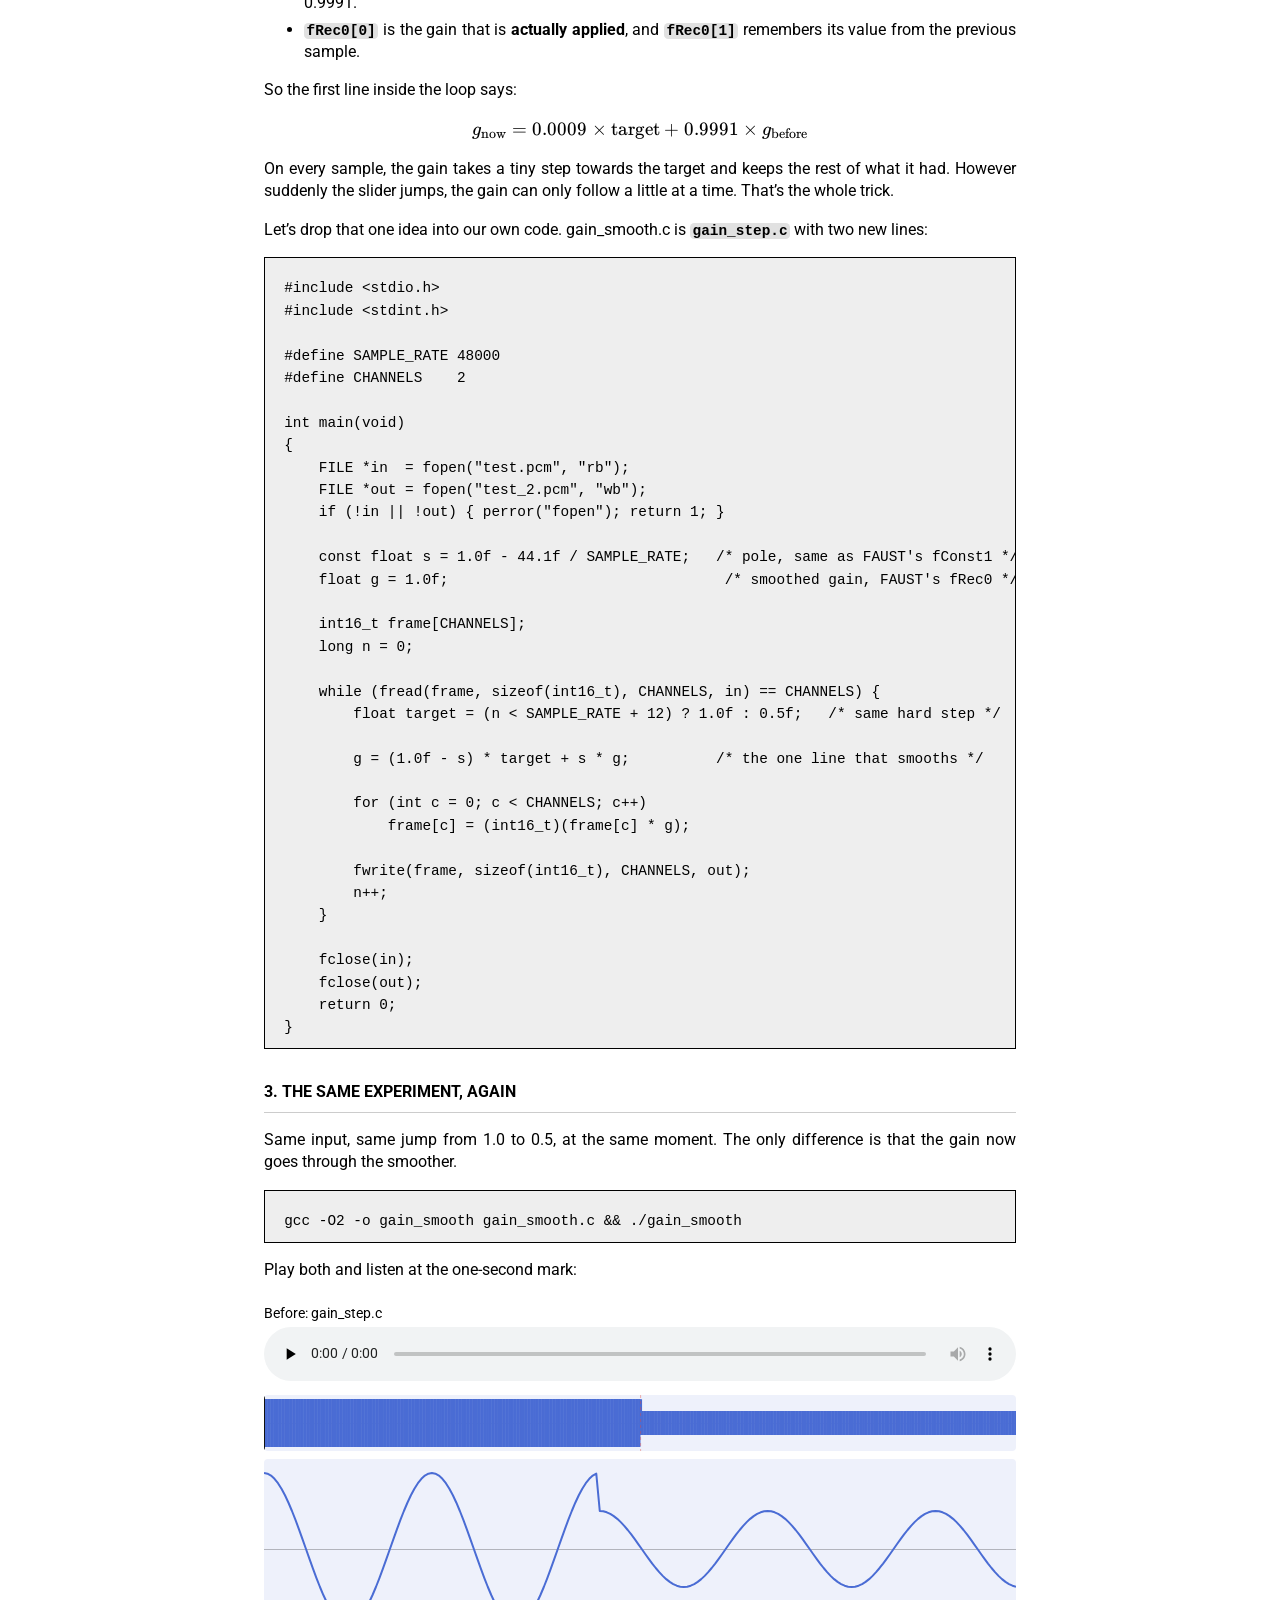
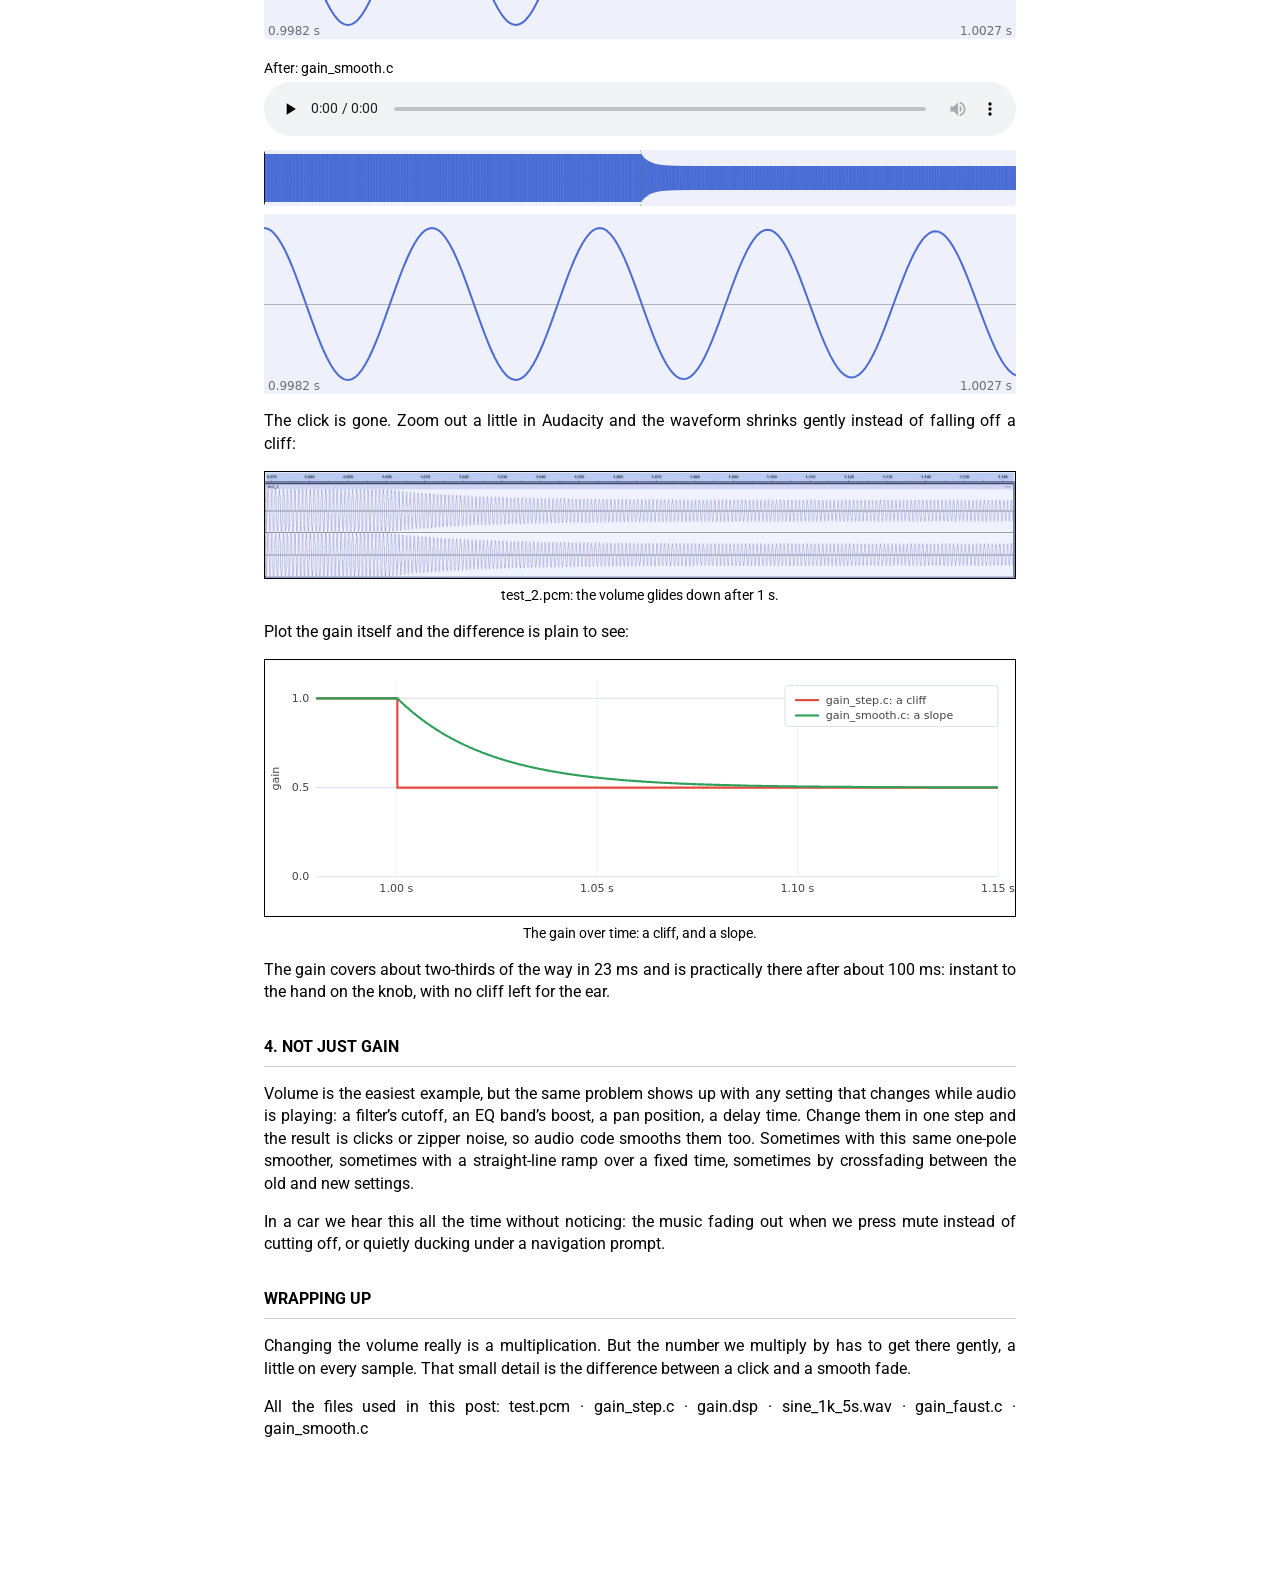
<file: articles/parameter-smoothing/index.html>
<!doctype html>
<html lang="en">
<head>
<meta charset="utf-8">
<meta name="viewport" content="width=device-width, initial-scale=1">
<meta name="description" content="Halve the volume of a sine wave in one sample and you hear a click. A hands-on look at parameter smoothing in digital audio, from a naive C experiment to FAUST and back.">
<title>Why Volume Knobs Don’t Click: Parameter Smoothing in Digital Audio Algorithms — Corey Chen</title>
<link rel="stylesheet" href="../../style.css">
<link rel="stylesheet" href="../i2s-tdm/article.css">
<link rel="stylesheet" href="../../vendor/katex/katex.min.css">
<link rel="stylesheet" href="article.css">
<link rel="stylesheet" href="../../image-viewer.css">
<script src="../../image-viewer.js" defer></script>
<script src="click-data.js" defer></script>
<script src="click-viz.js" defer></script>
</head>
<body class="article-page">
<header><a class="site-title" href="../../index.html">Corey Chen</a><a class="email" href="mailto:corey.chen@tymphany.com">corey.chen@tymphany.com</a></header>
<main><a class="back-link" href="../../index.html">← Journal</a><article>
<h1>Why Volume Knobs Don’t Click: Parameter Smoothing in Digital Audio Algorithms</h1>

<h2 id="before-we-begin">Before we begin</h2>
<p>We turn volume knobs all the time: in the car, on a phone, on a speaker. The music gets louder or quieter, smoothly, and we never give it a second thought.</p>
<p>So what happens behind the knob? Digital audio is just a long list of numbers, one per sample. To change the volume, it seems all we need is to multiply every sample by a number, the <em>gain</em>: a bigger number to turn it up, a smaller one to turn it down.</p>
<p>That’s almost right. In practice, it’s a little more complicated than that. Let’s find out why.</p>

<h2 id="experiment">A simple experiment</h2>
<p>Our test signal is a 2-second, 1 kHz sine wave: 48 kHz, 16-bit, 2 channels, raw PCM (<a href="downloads/test.pcm" download>test.pcm</a>). New to raw PCM? See <a href="../i2s-tdm/index.html">I2S and TDM in Practice</a>.</p>
<p>If we call the input sample <span class="katex"><span class="katex-mathml"><math xmlns="http://www.w3.org/1998/Math/MathML"><semantics><mrow><mi>x</mi><mo stretchy="false">[</mo><mi>n</mi><mo stretchy="false">]</mo></mrow><annotation encoding="application/x-tex">x[n]</annotation></semantics></math></span><span class="katex-html" aria-hidden="true"><span class="base"><span class="strut" style="height:1em;vertical-align:-0.25em;"></span><span class="mord mathnormal">x</span><span class="mopen">[</span><span class="mord mathnormal">n</span><span class="mclose">]</span></span></span></span>, where <span class="katex"><span class="katex-mathml"><math xmlns="http://www.w3.org/1998/Math/MathML"><semantics><mrow><mi>n</mi></mrow><annotation encoding="application/x-tex">n</annotation></semantics></math></span><span class="katex-html" aria-hidden="true"><span class="base"><span class="strut" style="height:0.4306em;"></span><span class="mord mathnormal">n</span></span></span></span> counts samples, and the gain <span class="katex"><span class="katex-mathml"><math xmlns="http://www.w3.org/1998/Math/MathML"><semantics><mrow><mi>g</mi><mo stretchy="false">[</mo><mi>n</mi><mo stretchy="false">]</mo></mrow><annotation encoding="application/x-tex">g[n]</annotation></semantics></math></span><span class="katex-html" aria-hidden="true"><span class="base"><span class="strut" style="height:1em;vertical-align:-0.25em;"></span><span class="mord mathnormal" style="margin-right:0.03588em;">g</span><span class="mopen">[</span><span class="mord mathnormal">n</span><span class="mclose">]</span></span></span></span>, then applying a gain is one multiplication per sample:</p>
<span class="katex-display"><span class="katex"><span class="katex-mathml"><math xmlns="http://www.w3.org/1998/Math/MathML" display="block"><semantics><mrow><mi>y</mi><mo stretchy="false">[</mo><mi>n</mi><mo stretchy="false">]</mo><mo>=</mo><mi>g</mi><mo stretchy="false">[</mo><mi>n</mi><mo stretchy="false">]</mo><mo>⋅</mo><mi>x</mi><mo stretchy="false">[</mo><mi>n</mi><mo stretchy="false">]</mo></mrow><annotation encoding="application/x-tex">y[n] = g[n]\cdot x[n]</annotation></semantics></math></span><span class="katex-html" aria-hidden="true"><span class="base"><span class="strut" style="height:1em;vertical-align:-0.25em;"></span><span class="mord mathnormal" style="margin-right:0.03588em;">y</span><span class="mopen">[</span><span class="mord mathnormal">n</span><span class="mclose">]</span><span class="mspace" style="margin-right:0.2778em;"></span><span class="mrel">=</span><span class="mspace" style="margin-right:0.2778em;"></span></span><span class="base"><span class="strut" style="height:1em;vertical-align:-0.25em;"></span><span class="mord mathnormal" style="margin-right:0.03588em;">g</span><span class="mopen">[</span><span class="mord mathnormal">n</span><span class="mclose">]</span><span class="mspace" style="margin-right:0.2222em;"></span><span class="mbin">⋅</span><span class="mspace" style="margin-right:0.2222em;"></span></span><span class="base"><span class="strut" style="height:1em;vertical-align:-0.25em;"></span><span class="mord mathnormal">x</span><span class="mopen">[</span><span class="mord mathnormal">n</span><span class="mclose">]</span></span></span></span></span>
<p>Let’s halve the volume at about one second in, the most direct way possible:</p>
<span class="katex-display"><span class="katex"><span class="katex-mathml"><math xmlns="http://www.w3.org/1998/Math/MathML" display="block"><semantics><mrow><mi>g</mi><mo stretchy="false">[</mo><mi>n</mi><mo stretchy="false">]</mo><mo>=</mo><mrow><mo fence="true">{</mo><mtable rowspacing="0.36em" columnalign="left left" columnspacing="1em"><mtr><mtd><mstyle scriptlevel="0" displaystyle="false"><mrow><mn>1.0</mn><mo separator="true">,</mo></mrow></mstyle></mtd><mtd><mstyle scriptlevel="0" displaystyle="false"><mrow><mi>n</mi><mo>&lt;</mo><mn>48012</mn></mrow></mstyle></mtd></mtr><mtr><mtd><mstyle scriptlevel="0" displaystyle="false"><mrow><mn>0.5</mn><mo separator="true">,</mo></mrow></mstyle></mtd><mtd><mstyle scriptlevel="0" displaystyle="false"><mrow><mi>n</mi><mo>≥</mo><mn>48012</mn></mrow></mstyle></mtd></mtr></mtable></mrow></mrow><annotation encoding="application/x-tex">g[n] = \begin{cases} 1.0, &amp; n \lt 48012 \\ 0.5, &amp; n \ge 48012 \end{cases}</annotation></semantics></math></span><span class="katex-html" aria-hidden="true"><span class="base"><span class="strut" style="height:1em;vertical-align:-0.25em;"></span><span class="mord mathnormal" style="margin-right:0.03588em;">g</span><span class="mopen">[</span><span class="mord mathnormal">n</span><span class="mclose">]</span><span class="mspace" style="margin-right:0.2778em;"></span><span class="mrel">=</span><span class="mspace" style="margin-right:0.2778em;"></span></span><span class="base"><span class="strut" style="height:3em;vertical-align:-1.25em;"></span><span class="minner"><span class="mopen delimcenter" style="top:0em;"><span class="delimsizing size4">{</span></span><span class="mord"><span class="mtable"><span class="col-align-l"><span class="vlist-t vlist-t2"><span class="vlist-r"><span class="vlist" style="height:1.69em;"><span style="top:-3.69em;"><span class="pstrut" style="height:3.008em;"></span><span class="mord"><span class="mord">1.0</span><span class="mpunct">,</span></span></span><span style="top:-2.25em;"><span class="pstrut" style="height:3.008em;"></span><span class="mord"><span class="mord">0.5</span><span class="mpunct">,</span></span></span></span><span class="vlist-s">​</span></span><span class="vlist-r"><span class="vlist" style="height:1.19em;"><span></span></span></span></span></span><span class="arraycolsep" style="width:1em;"></span><span class="col-align-l"><span class="vlist-t vlist-t2"><span class="vlist-r"><span class="vlist" style="height:1.69em;"><span style="top:-3.69em;"><span class="pstrut" style="height:3.008em;"></span><span class="mord"><span class="mord mathnormal">n</span><span class="mspace" style="margin-right:0.2778em;"></span><span class="mrel">&lt;</span><span class="mspace" style="margin-right:0.2778em;"></span><span class="mord">48012</span></span></span><span style="top:-2.25em;"><span class="pstrut" style="height:3.008em;"></span><span class="mord"><span class="mord mathnormal">n</span><span class="mspace" style="margin-right:0.2778em;"></span><span class="mrel">≥</span><span class="mspace" style="margin-right:0.2778em;"></span><span class="mord">48012</span></span></span></span><span class="vlist-s">​</span></span><span class="vlist-r"><span class="vlist" style="height:1.19em;"><span></span></span></span></span></span></span></span><span class="mclose nulldelimiter"></span></span></span></span></span></span>
<p>In C (<a href="downloads/gain_step.c" download>gain_step.c</a>):</p>
<pre><code>#include &lt;stdio.h&gt;
#include &lt;stdint.h&gt;

#define SAMPLE_RATE 48000
#define CHANNELS    2

int main(void)
{
    FILE *in  = fopen("test.pcm", "rb");
    FILE *out = fopen("test_1.pcm", "wb");
    if (!in || !out) { perror("fopen"); return 1; }

    int16_t frame[CHANNELS];
    long n = 0;                                   /* frame index */

    while (fread(frame, sizeof(int16_t), CHANNELS, in) == CHANNELS) {
        float gain = (n &lt; SAMPLE_RATE + 12) ? 1.0f : 0.5f;   /* g[n]; +12 lands the jump on a peak */

        for (int c = 0; c &lt; CHANNELS; c++)
            frame[c] = (int16_t)(frame[c] * gain);            /* y[n] = g[n]·x[n] */

        fwrite(frame, sizeof(int16_t), CHANNELS, out);
        n++;
    }

    fclose(in);
    fclose(out);
    return 0;
}</code></pre>
<pre><code>gcc -O2 -o gain_step gain_step.c &amp;&amp; ./gain_step</code></pre>
<p>Import <code>test_1.pcm</code> into Audacity (<strong>File → Import → Raw Data</strong>: Signed 16-bit PCM, little-endian, 2 channels, 48000 Hz) and listen, or just play both versions here. <strong>Turn the volume down first:</strong> the test tone is at full scale.</p>
<div class="audio-compare">
<figure><figcaption>Original: test.pcm</figcaption><audio controls preload="none" src="audio/original.wav"></audio></figure>
<figure class="click-viz" data-set="step"><figcaption>Gain jumps to 0.5 at 1 s: test_1.pcm. Watch the step light up as playback reaches it.</figcaption><audio controls preload="none" src="audio/gain-step.wav"></audio>
<canvas class="click-overview" aria-label="Envelope of the whole 2-second clip with a moving playhead; the jump at 1.00025 s is marked in red."></canvas>
<canvas class="click-zoom" aria-label="Zoomed waveform around 1.00025 s; the single-sample drop from 0.99 to 0.5 flashes red when playback passes it."></canvas></figure>
</div>
<p>Huh? It gets quieter, but there’s a distinct <strong>click</strong> at the one-second mark. Zoom in:</p>
<figure class="wide-figure"><a class="figure-image" href="images/gain-step-at-peak.png" title="View full image"><img src="images/optimized/gain-step-at-peak.webp" width="3585" height="498" alt="test_1.pcm in Audacity: at about 1.00025 s the sine wave drops straight from 1.0 to 0.5 at its peak." loading="lazy" decoding="async"></a><figcaption>The gain jumps from 1.0 to 0.5 in a single sample, right at a peak.</figcaption></figure>
<p>Right where the volume changes, the waveform falls off a cliff: from a peak to half its height in a single sample. That cliff is the click.</p>
<p>Yet a real volume knob doesn’t click, so the real audio module does more than multiply. To see what, let’s look at <strong>FAUST</strong>, a language built for writing audio algorithms.</p>

<h2 id="faust">1. Asking FAUST</h2>
<p>Before fixing our code, let’s see how a tool built for audio handles volume.</p>
<aside class="side-note" aria-label="About FAUST">
<p><a href="https://faust.grame.fr/">FAUST</a> (Functional Audio Stream) is a programming language made just for audio, born and still developed as open source at <a href="https://www.grame.fr/">GRAME</a>, a national centre for musical creation in Lyon, France.</p>
<p>In FAUST we describe how the signal flows, and the compiler turns that into efficient C, C++, Rust or WebAssembly. That makes it a good teacher: its libraries are full of building blocks written by people who have already met problems like our click, and we can read the C code to see how they work. The <a href="https://faustide.grame.fr/">Faust IDE</a> runs right in the browser, with nothing to install.</p>
<p>A big thank-you to the GRAME team and the FAUST community for such a beautifully designed tool, and for making it freely available to everyone, along with excellent documentation and libraries.</p>
</aside>

<h3>FAUST’s volume control</h3>
<p>FAUST ships with a volume example written by GRAME. Here it is, in full (<a href="downloads/gain.dsp" download>gain.dsp</a>):</p>
<pre><code>import("stdfaust.lib");

gain    = vslider("Volume", 0, -70, +4, 0.1) : ba.db2linear : si.smoo;

process = _,_ : *(gain), *(gain);</code></pre>

<h3>Try it</h3>
<p>Load it into the Faust IDE, drag a 1 kHz sine wave (<a href="downloads/sine_1k_5s.wav" download>sine_1k_5s.wav</a>) onto the audio input’s waveform box, and drag the slider up and down:</p>
<figure class="wide-figure"><a class="figure-image" href="https://faustide.grame.fr/" target="_blank" rel="noopener" data-no-viewer title="Open the Faust IDE"><img src="images/optimized/faust-ide.webp" width="3840" height="1958" alt="The FAUST volume example running in the Faust IDE, with a Volume slider and a 1 kHz sine wave as the audio input." loading="lazy" decoding="async"></a><figcaption>FAUST’s volume example in the <a href="https://faustide.grame.fr/" target="_blank" rel="noopener" data-no-viewer>Faust IDE</a>. Click the image to open it.</figcaption></figure>
<div class="audio-compare">
<figure><figcaption>Dragging the Volume slider, recorded from the Faust IDE.</figcaption><audio controls preload="none" src="audio/faust-volume.wav"></audio></figure>
</div>
<p>No clicks, however fast the slider moves.</p>

<h3>What’s inside</h3>
<p>The <code>gain</code> line is a chain of three blocks joined by colons, and its output multiplies both channels:</p>
<figure class="wide-figure diagram"><a class="figure-image" href="images/faust-volume-flow.svg" title="View full image"><img src="images/faust-volume-flow.svg" width="880" height="360" alt="FAUST's volume example as a flow. The slider steps from 0 dB to −6 dB; ba.db2linear turns that into a step from 1.0 to 0.5; si.smoo turns the step into a smooth curve g[n]. A steady 1 kHz input x[n] is multiplied by g[n], and the output y[n] glides down to half its height." loading="lazy" decoding="async"></a><figcaption>What each block does when the slider drops from 0 dB to −6 dB.</figcaption></figure>
<p>The slider and the dB conversion are easy to guess. The interesting one is <code>si.smoo</code>, which somehow turns the step into a slope. Delete <code>: si.smoo</code>, run it again, drag the slider, and the crackle comes back. Whatever <code>si.smoo</code> does, it’s exactly what our code was missing. Let’s open it up.</p>

<h2 id="faust-to-c">2. From FAUST to C</h2>
<p>FAUST can turn the same code into C. The Faust IDE has an <strong>Export</strong> button, but on Linux the command line is simpler:</p>
<pre><code>sudo apt install faust
faust -lang c gain.dsp -o gain_faust.c</code></pre>
<p>The result (<a href="downloads/gain_faust.c" download>gain_faust.c</a>) is about 140 lines, but almost all of it is setup and user-interface glue. The real work happens in one short loop (lightly tidied):</p>
<pre><code>float fSlow0 = dsp-&gt;fConst0 * powf(10.0f, 0.05f * dsp-&gt;fVslider0);   /* once per block  */

for (i0 = 0; i0 &lt; count; i0++) {                                       /* once per sample */
    dsp-&gt;fRec0[0] = fSlow0 + dsp-&gt;fConst1 * dsp-&gt;fRec0[1];
    output0[i0] = input0[i0] * dsp-&gt;fRec0[0];
    output1[i0] = input1[i0] * dsp-&gt;fRec0[0];
    dsp-&gt;fRec0[1] = dsp-&gt;fRec0[0];
}</code></pre>
<p>The names are machine-made, so let’s translate:</p>
<ul>
<li><code>powf(10, 0.05 × dB)</code> is <code>ba.db2linear</code>: the <strong>target</strong> gain the slider asks for.</li>
<li><code>fConst0</code> is 44.1 divided by the sample rate, about 0.0009 at 48 kHz. <code>fConst1</code> is 1 minus that, about 0.9991.</li>
<li><code>fRec0[0]</code> is the gain that is <strong>actually applied</strong>, and <code>fRec0[1]</code> remembers its value from the previous sample.</li>
</ul>
<p>So the first line inside the loop says:</p>
<span class="katex-display"><span class="katex"><span class="katex-mathml"><math xmlns="http://www.w3.org/1998/Math/MathML" display="block"><semantics><mrow><msub><mi>g</mi><mtext>now</mtext></msub><mo>=</mo><mn>0.0009</mn><mo>×</mo><mtext>target</mtext><mo>+</mo><mn>0.9991</mn><mo>×</mo><msub><mi>g</mi><mtext>before</mtext></msub></mrow><annotation encoding="application/x-tex">g_\text{now} = 0.0009 \times \text{target} + 0.9991 \times g_\text{before}</annotation></semantics></math></span><span class="katex-html" aria-hidden="true"><span class="base"><span class="strut" style="height:0.625em;vertical-align:-0.1944em;"></span><span class="mord"><span class="mord mathnormal" style="margin-right:0.03588em;">g</span><span class="msupsub"><span class="vlist-t vlist-t2"><span class="vlist-r"><span class="vlist" style="height:0.1514em;"><span style="top:-2.55em;margin-left:-0.0359em;margin-right:0.05em;"><span class="pstrut" style="height:2.7em;"></span><span class="sizing reset-size6 size3 mtight"><span class="mord text mtight"><span class="mord mtight">now</span></span></span></span></span><span class="vlist-s">​</span></span><span class="vlist-r"><span class="vlist" style="height:0.15em;"><span></span></span></span></span></span></span><span class="mspace" style="margin-right:0.2778em;"></span><span class="mrel">=</span><span class="mspace" style="margin-right:0.2778em;"></span></span><span class="base"><span class="strut" style="height:0.7278em;vertical-align:-0.0833em;"></span><span class="mord">0.0009</span><span class="mspace" style="margin-right:0.2222em;"></span><span class="mbin">×</span><span class="mspace" style="margin-right:0.2222em;"></span></span><span class="base"><span class="strut" style="height:0.8095em;vertical-align:-0.1944em;"></span><span class="mord text"><span class="mord">target</span></span><span class="mspace" style="margin-right:0.2222em;"></span><span class="mbin">+</span><span class="mspace" style="margin-right:0.2222em;"></span></span><span class="base"><span class="strut" style="height:0.7278em;vertical-align:-0.0833em;"></span><span class="mord">0.9991</span><span class="mspace" style="margin-right:0.2222em;"></span><span class="mbin">×</span><span class="mspace" style="margin-right:0.2222em;"></span></span><span class="base"><span class="strut" style="height:0.625em;vertical-align:-0.1944em;"></span><span class="mord"><span class="mord mathnormal" style="margin-right:0.03588em;">g</span><span class="msupsub"><span class="vlist-t vlist-t2"><span class="vlist-r"><span class="vlist" style="height:0.3361em;"><span style="top:-2.55em;margin-left:-0.0359em;margin-right:0.05em;"><span class="pstrut" style="height:2.7em;"></span><span class="sizing reset-size6 size3 mtight"><span class="mord text mtight"><span class="mord mtight">before</span></span></span></span></span><span class="vlist-s">​</span></span><span class="vlist-r"><span class="vlist" style="height:0.15em;"><span></span></span></span></span></span></span></span></span></span></span>
<p>On every sample, the gain takes a tiny step towards the target and keeps the rest of what it had. However suddenly the slider jumps, the gain can only follow a little at a time. That’s the whole trick.</p>
<p>Let’s drop that one idea into our own code. <a href="downloads/gain_smooth.c" download>gain_smooth.c</a> is <code>gain_step.c</code> with two new lines:</p>
<pre><code>#include &lt;stdio.h&gt;
#include &lt;stdint.h&gt;

#define SAMPLE_RATE 48000
#define CHANNELS    2

int main(void)
{
    FILE *in  = fopen("test.pcm", "rb");
    FILE *out = fopen("test_2.pcm", "wb");
    if (!in || !out) { perror("fopen"); return 1; }

    const float s = 1.0f - 44.1f / SAMPLE_RATE;   /* pole, same as FAUST's fConst1 */
    float g = 1.0f;                                /* smoothed gain, FAUST's fRec0 */

    int16_t frame[CHANNELS];
    long n = 0;

    while (fread(frame, sizeof(int16_t), CHANNELS, in) == CHANNELS) {
        float target = (n &lt; SAMPLE_RATE + 12) ? 1.0f : 0.5f;   /* same hard step */

        g = (1.0f - s) * target + s * g;          /* the one line that smooths */

        for (int c = 0; c &lt; CHANNELS; c++)
            frame[c] = (int16_t)(frame[c] * g);

        fwrite(frame, sizeof(int16_t), CHANNELS, out);
        n++;
    }

    fclose(in);
    fclose(out);
    return 0;
}</code></pre>

<h2 id="experiment-again">3. The same experiment, again</h2>
<p>Same input, same jump from 1.0 to 0.5, at the same moment. The only difference is that the gain now goes through the smoother.</p>
<pre><code>gcc -O2 -o gain_smooth gain_smooth.c &amp;&amp; ./gain_smooth</code></pre>
<p>Play both and listen at the one-second mark:</p>
<div class="audio-compare">
<figure class="click-viz" data-set="step"><figcaption>Before: gain_step.c</figcaption><audio controls preload="none" src="audio/gain-step.wav"></audio>
<canvas class="click-overview" aria-label="Envelope of the hard-step version with a moving playhead."></canvas>
<canvas class="click-zoom" aria-label="Zoomed waveform of the hard-step version around 1.00025 s."></canvas></figure>
<figure class="click-viz" data-set="smooth"><figcaption>After: gain_smooth.c</figcaption><audio controls preload="none" src="audio/smooth.wav"></audio>
<canvas class="click-overview" aria-label="Envelope of the smoothed version with a moving playhead; the volume slides down after 1 s."></canvas>
<canvas class="click-zoom" aria-label="Zoomed waveform of the smoothed version around 1.00025 s; no step in the waveform."></canvas></figure>
</div>
<p>The click is gone. Zoom out a little in Audacity and the waveform shrinks gently instead of falling off a cliff:</p>
<figure class="wide-figure"><a class="figure-image" href="images/gain-smooth.png" title="View full image"><img src="images/optimized/gain-smooth.webp" width="3540" height="501" alt="test_2.pcm in Audacity from 0.97 s to 1.16 s: the sine wave's amplitude glides down from 1.0 to 0.5." loading="lazy" decoding="async"></a><figcaption>test_2.pcm: the volume glides down after 1 s.</figcaption></figure>
<p>Plot the gain itself and the difference is plain to see:</p>
<figure class="wide-figure"><a class="figure-image" href="images/gain-curves.svg" title="View full image"><img src="images/gain-curves.svg" width="880" height="300" alt="Gain over time from 0.98 s to 1.15 s: gain_step.c drops straight from 1.0 to 0.5; gain_smooth.c curves down to 0.5 over about 100 ms." loading="lazy" decoding="async"></a><figcaption>The gain over time: a cliff, and a slope.</figcaption></figure>
<p>The gain covers about two-thirds of the way in 23 ms and is practically there after about 100 ms: instant to the hand on the knob, with no cliff left for the ear.</p>

<h2 id="beyond-gain">4. Not just gain</h2>
<p>Volume is the easiest example, but the same problem shows up with any setting that changes while audio is playing: a filter’s cutoff, an EQ band’s boost, a pan position, a delay time. Change them in one step and the result is clicks or zipper noise, so audio code smooths them too. Sometimes with this same one-pole smoother, sometimes with a straight-line ramp over a fixed time, sometimes by crossfading between the old and new settings.</p>
<p>In a car we hear this all the time without noticing: the music fading out when we press mute instead of cutting off, or quietly ducking under a navigation prompt.</p>

<h2 id="wrap-up">Wrapping up</h2>
<p>Changing the volume really is a multiplication. But the number we multiply by has to get there gently, a little on every sample. That small detail is the difference between a click and a smooth fade.</p>
<p>All the files used in this post: <a href="downloads/test.pcm" download>test.pcm</a> · <a href="downloads/gain_step.c" download>gain_step.c</a> · <a href="downloads/gain.dsp" download>gain.dsp</a> · <a href="downloads/sine_1k_5s.wav" download>sine_1k_5s.wav</a> · <a href="downloads/gain_faust.c" download>gain_faust.c</a> · <a href="downloads/gain_smooth.c" download>gain_smooth.c</a></p>

</article></main></body></html>
</file>
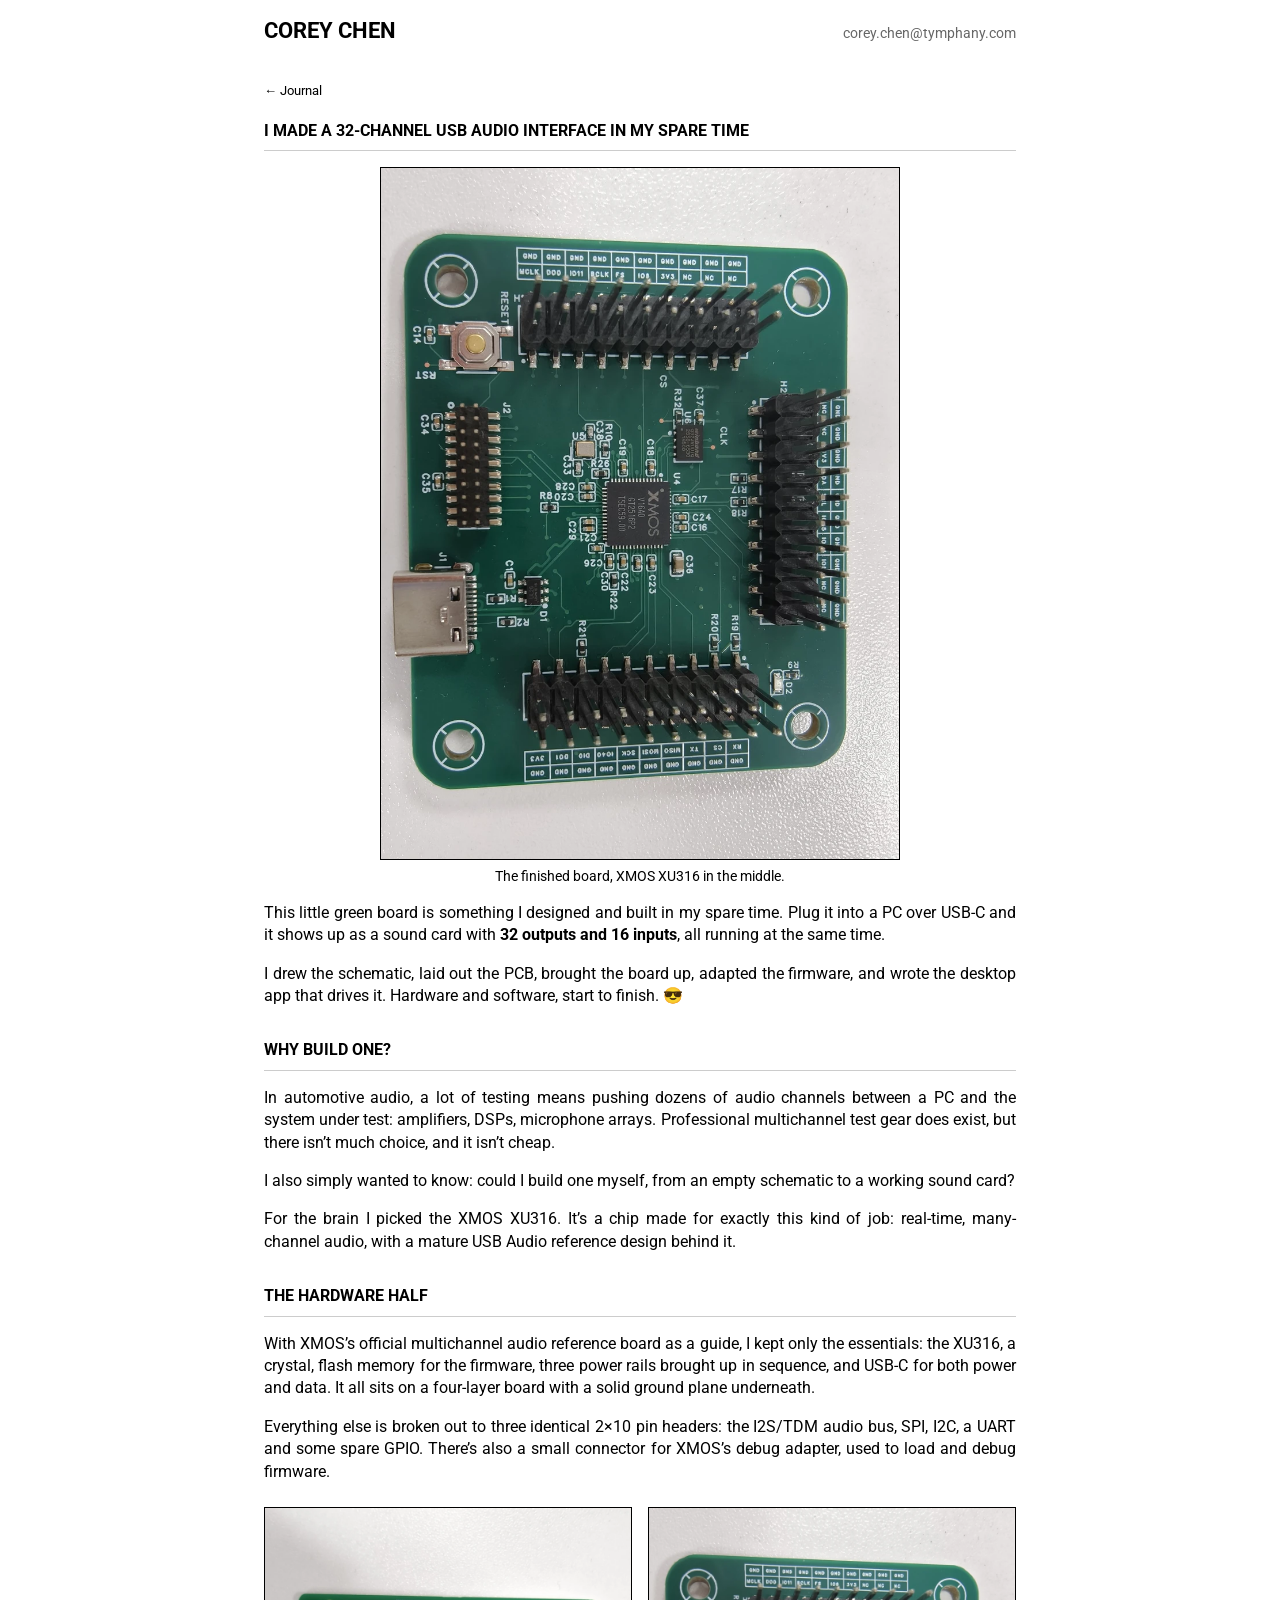
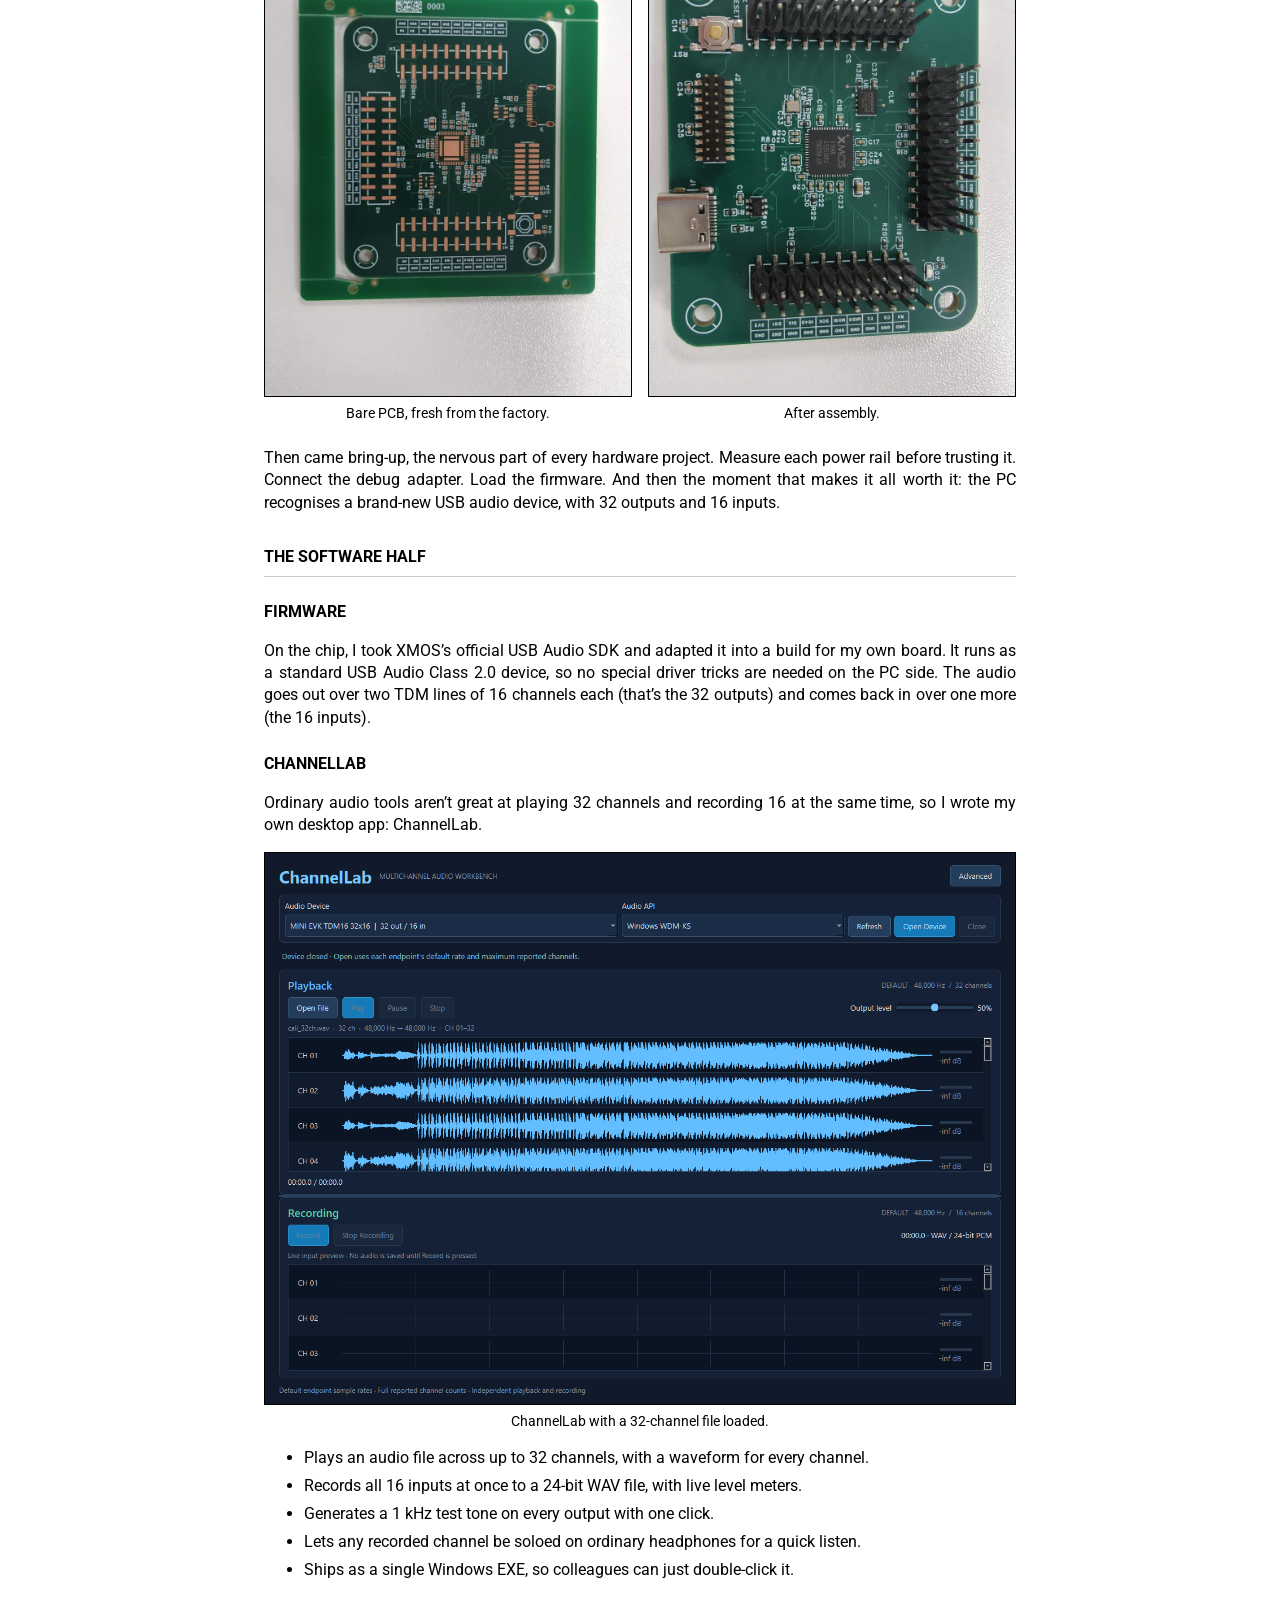
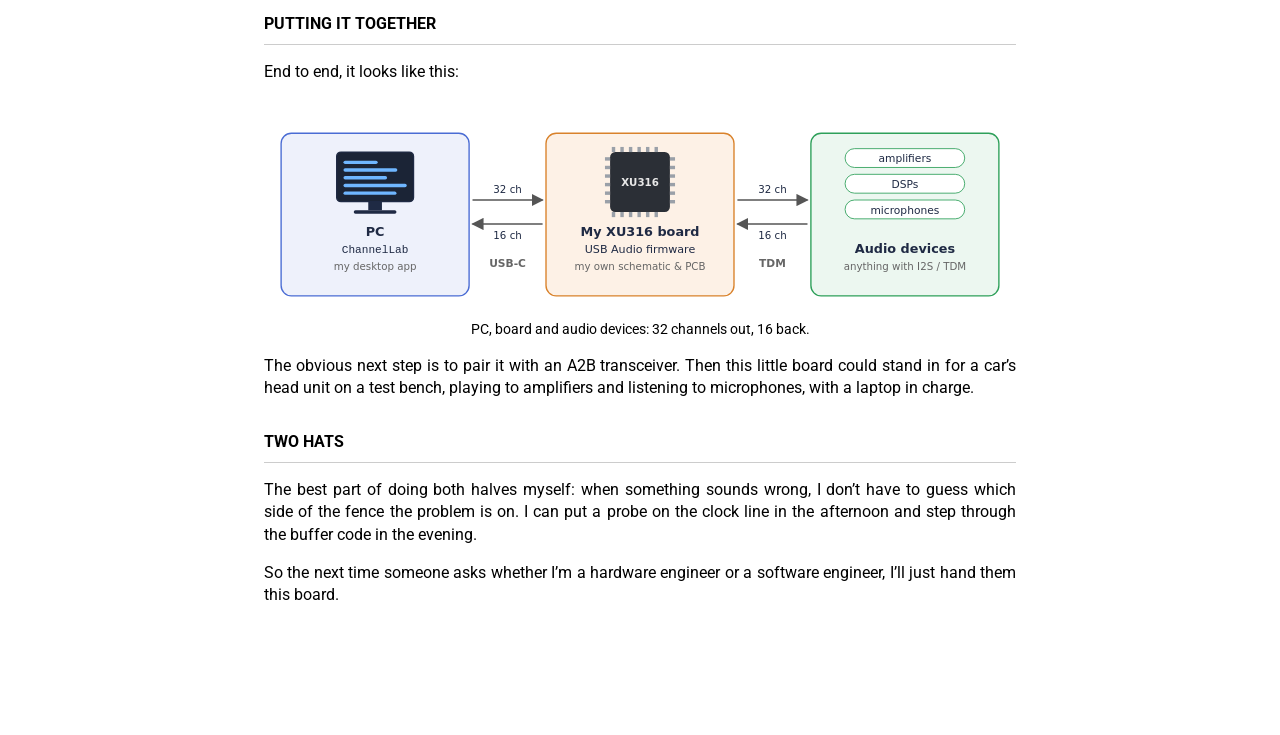
<file: articles/usb-audio-interface/index.html>
<!doctype html>
<html lang="en">
<head>
<meta charset="utf-8">
<meta name="viewport" content="width=device-width, initial-scale=1">
<meta name="description" content="A spare-time project: an XMOS XU316 board with 32 outputs and 16 inputs over USB, from schematic and PCB to firmware and a desktop app.">
<title>I Made a 32-Channel USB Audio Interface in My Spare Time — Corey Chen</title>
<link rel="stylesheet" href="../../style.css">
<link rel="stylesheet" href="../i2s-tdm/article.css">
<link rel="stylesheet" href="article.css">
<link rel="stylesheet" href="../../image-viewer.css">
<script src="../../image-viewer.js" defer></script>
</head>
<body class="article-page">
<header><a class="site-title" href="../../index.html">Corey Chen</a><a class="email" href="mailto:corey.chen@tymphany.com">corey.chen@tymphany.com</a></header>
<main><a class="back-link" href="../../index.html">← Journal</a><article>
<h1>I Made a 32-Channel USB Audio Interface in My Spare Time</h1>

<figure class="board-photo"><a class="figure-image" href="images/board-assembled.jpg" title="View full image"><img src="images/optimized/board-assembled.webp" width="1350" height="1800" alt="The assembled board: a green four-layer PCB with an XMOS XU316 chip in the middle, a USB-C connector, a reset button and three 2×10 pin headers." loading="lazy" decoding="async"></a><figcaption>The finished board, XMOS XU316 in the middle.</figcaption></figure>

<p>This little green board is something I designed and built in my spare time. Plug it into a PC over USB-C and it shows up as a sound card with <strong>32 outputs and 16 inputs</strong>, all running at the same time.</p>
<p>I drew the schematic, laid out the PCB, brought the board up, adapted the firmware, and wrote the desktop app that drives it. Hardware and software, start to finish. 😎</p>

<h2 id="why">Why build one?</h2>
<p>In automotive audio, a lot of testing means pushing dozens of audio channels between a PC and the system under test: amplifiers, DSPs, microphone arrays. Professional multichannel test gear does exist, but there isn’t much choice, and it isn’t cheap.</p>
<p>I also simply wanted to know: could I build one myself, from an empty schematic to a working sound card?</p>
<p>For the brain I picked the <a href="https://www.xmos.com/">XMOS</a> XU316. It’s a chip made for exactly this kind of job: real-time, many-channel audio, with a mature USB Audio reference design behind it.</p>

<h2 id="hardware">The hardware half</h2>
<p>With XMOS’s official multichannel audio reference board as a guide, I kept only the essentials: the XU316, a crystal, flash memory for the firmware, three power rails brought up in sequence, and USB-C for both power and data. It all sits on a four-layer board with a solid ground plane underneath.</p>
<p>Everything else is broken out to three identical 2×10 pin headers: the I2S/TDM audio bus, SPI, I2C, a UART and some spare GPIO. There’s also a small connector for XMOS’s debug adapter, used to load and debug firmware.</p>
<div class="photo-pair">
<figure><a class="figure-image" href="images/board-bare.jpg" title="View full image"><img src="images/optimized/board-bare.webp" width="1350" height="1800" alt="The bare PCB straight from the factory, still in its panel frame, with empty pads for the chip and headers." loading="lazy" decoding="async"></a><figcaption>Bare PCB, fresh from the factory.</figcaption></figure>
<figure><a class="figure-image" href="images/board-assembled.jpg" title="View full image"><img src="images/optimized/board-assembled.webp" width="1350" height="1800" alt="The same board after assembly, with the XU316, power chips, crystal, flash and pin headers fitted." loading="lazy" decoding="async"></a><figcaption>After assembly.</figcaption></figure>
</div>
<p>Then came bring-up, the nervous part of every hardware project. Measure each power rail before trusting it. Connect the debug adapter. Load the firmware. And then the moment that makes it all worth it: the PC recognises a brand-new USB audio device, with 32 outputs and 16 inputs.</p>

<h2 id="software">The software half</h2>
<h3>Firmware</h3>
<p>On the chip, I took XMOS’s official USB Audio SDK and adapted it into a build for my own board. It runs as a standard USB Audio Class 2.0 device, so no special driver tricks are needed on the PC side. The audio goes out over two TDM lines of 16 channels each (that’s the 32 outputs) and comes back in over one more (the 16 inputs).</p>
<h3>ChannelLab</h3>
<p>Ordinary audio tools aren’t great at playing 32 channels and recording 16 at the same time, so I wrote my own desktop app: ChannelLab.</p>
<figure class="wide-figure"><a class="figure-image" href="images/channellab.png" title="View full image"><img src="images/channellab.png" width="1280" height="940" alt="ChannelLab's main window: the board selected as a 32-out, 16-in device, a 32-channel file loaded in Playback with waveforms, and 16 recording channels below." loading="lazy" decoding="async"></a><figcaption>ChannelLab with a 32-channel file loaded.</figcaption></figure>
<ul class="feature-list">
<li>Plays an audio file across up to 32 channels, with a waveform for every channel.</li>
<li>Records all 16 inputs at once to a 24-bit WAV file, with live level meters.</li>
<li>Generates a 1 kHz test tone on every output with one click.</li>
<li>Lets any recorded channel be soloed on ordinary headphones for a quick listen.</li>
<li>Ships as a single Windows EXE, so colleagues can just double-click it.</li>
</ul>

<h2 id="together">Putting it together</h2>
<p>End to end, it looks like this:</p>
<figure class="wide-figure diagram"><a class="figure-image" href="images/system.svg" title="View full image"><img src="images/system.svg" width="880" height="250" alt="System overview: a PC running ChannelLab sends 32 channels to and receives 16 channels from the XU316 board over USB-C; the board exchanges 32 and 16 channels with audio devices such as amplifiers, DSPs and microphones over TDM." loading="lazy" decoding="async"></a><figcaption>PC, board and audio devices: 32 channels out, 16 back.</figcaption></figure>
<p>The obvious next step is to pair it with an <a href="../cockpit-audio-hardware/index.html#a2b">A2B</a> transceiver. Then this little board could stand in for a car’s head unit on a test bench, playing to amplifiers and listening to microphones, with a laptop in charge.</p>

<h2 id="two-hats">Two hats</h2>
<p>The best part of doing both halves myself: when something sounds wrong, I don’t have to guess which side of the fence the problem is on. I can put a probe on the clock line in the afternoon and step through the buffer code in the evening.</p>
<p>So the next time someone asks whether I’m a hardware engineer or a software engineer, I’ll just hand them this board.</p>

</article></main></body></html>
</file>
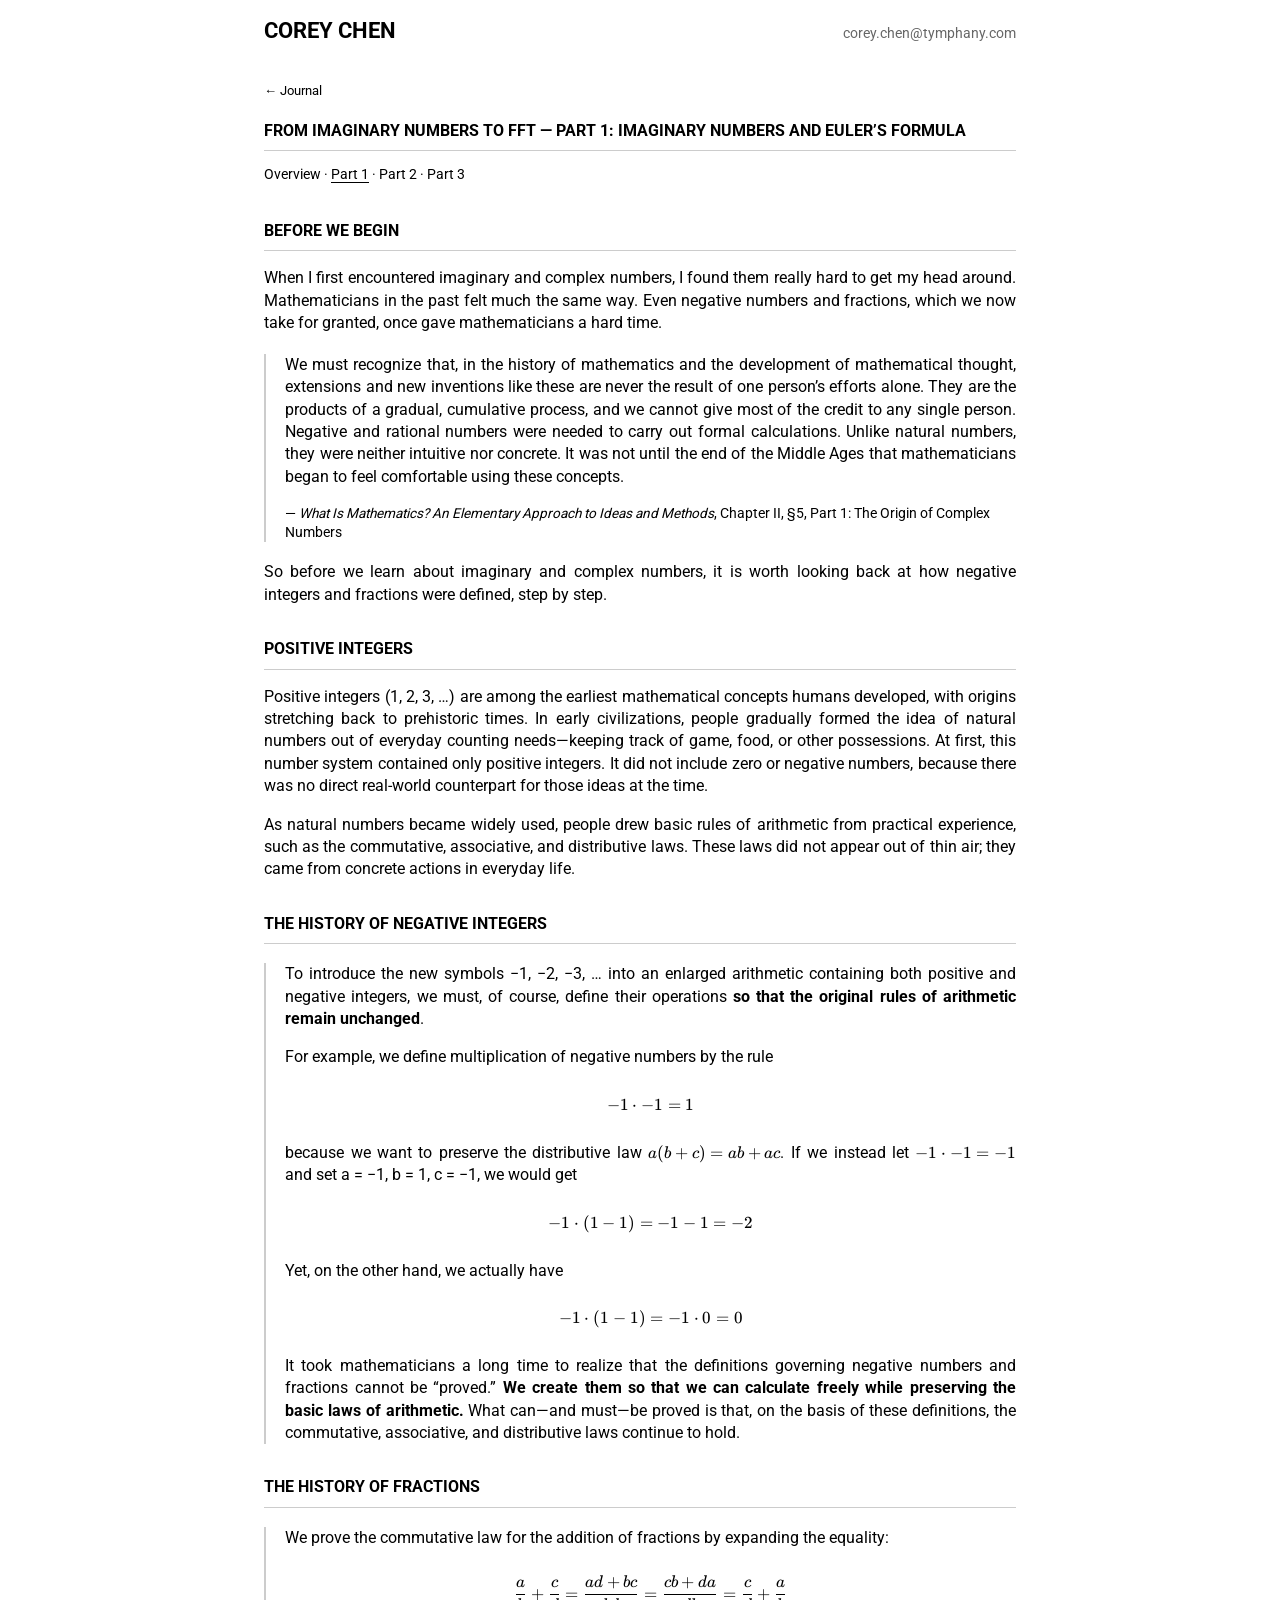
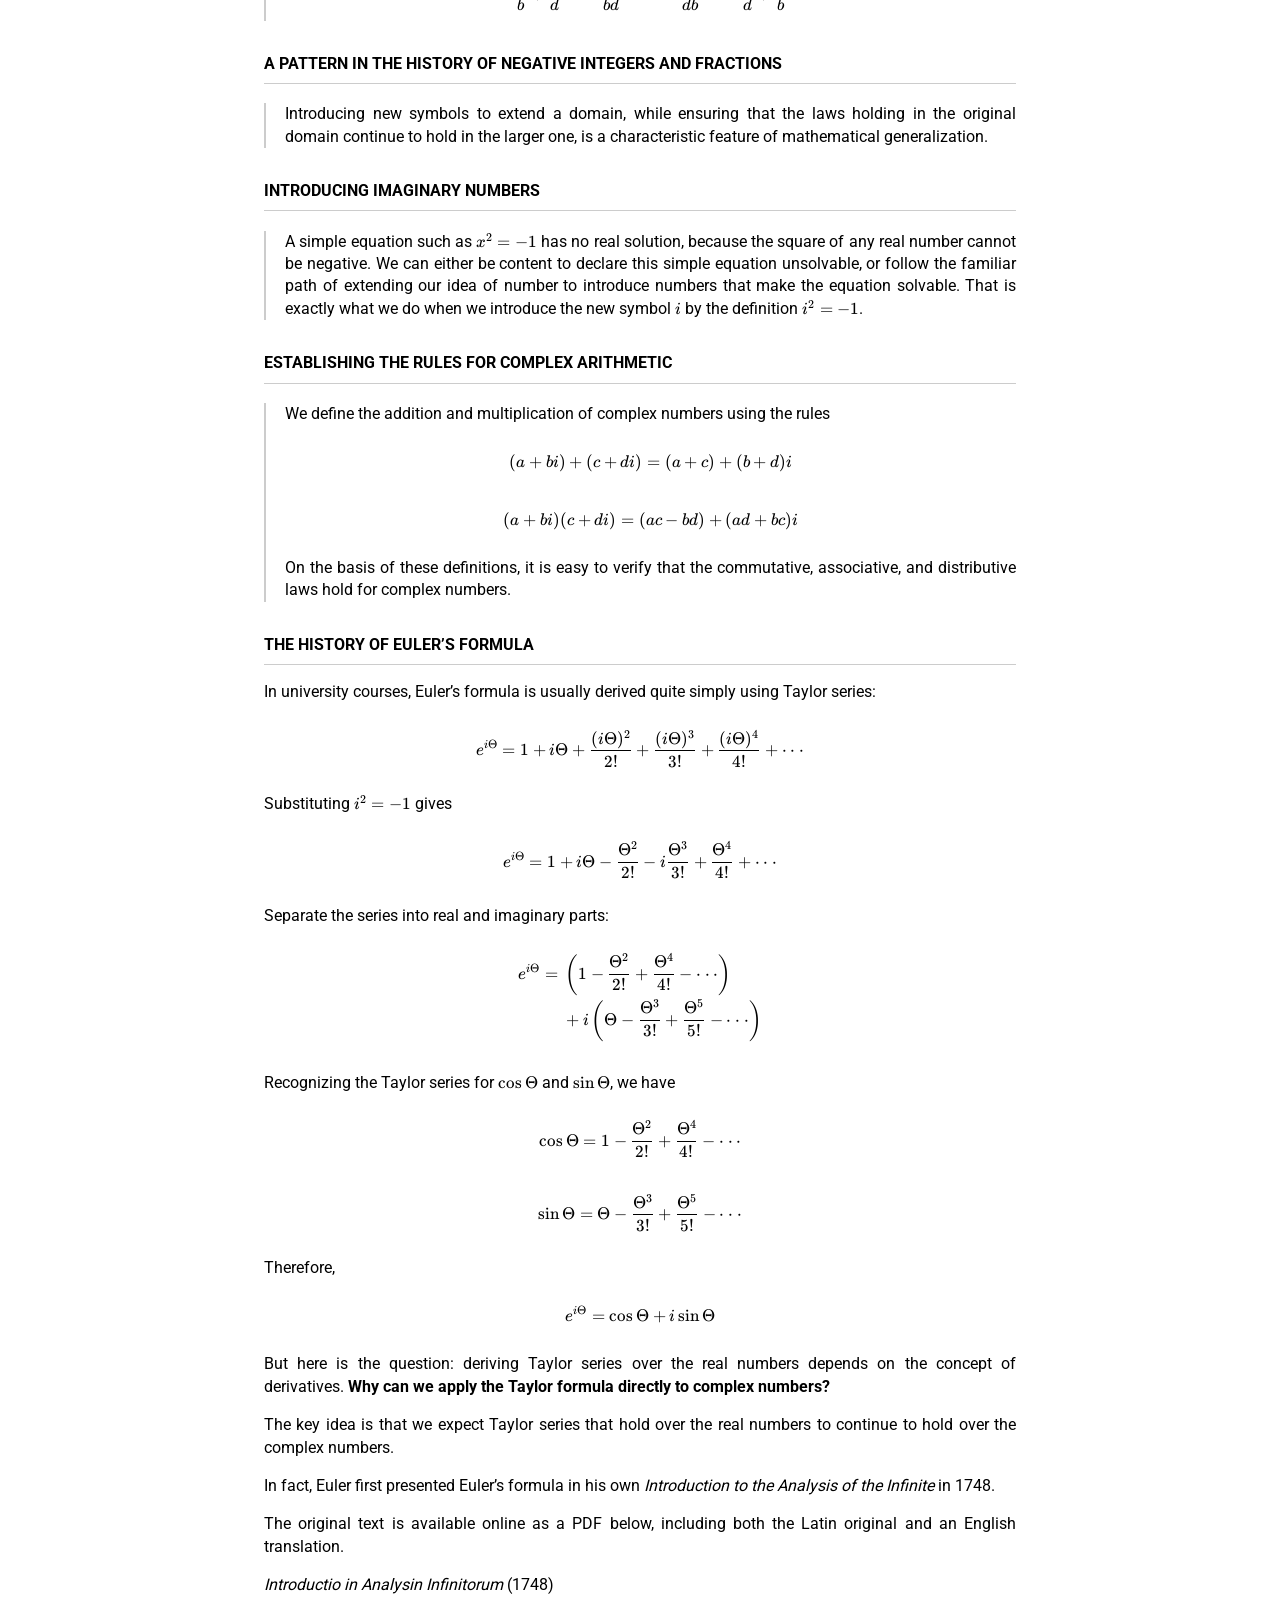
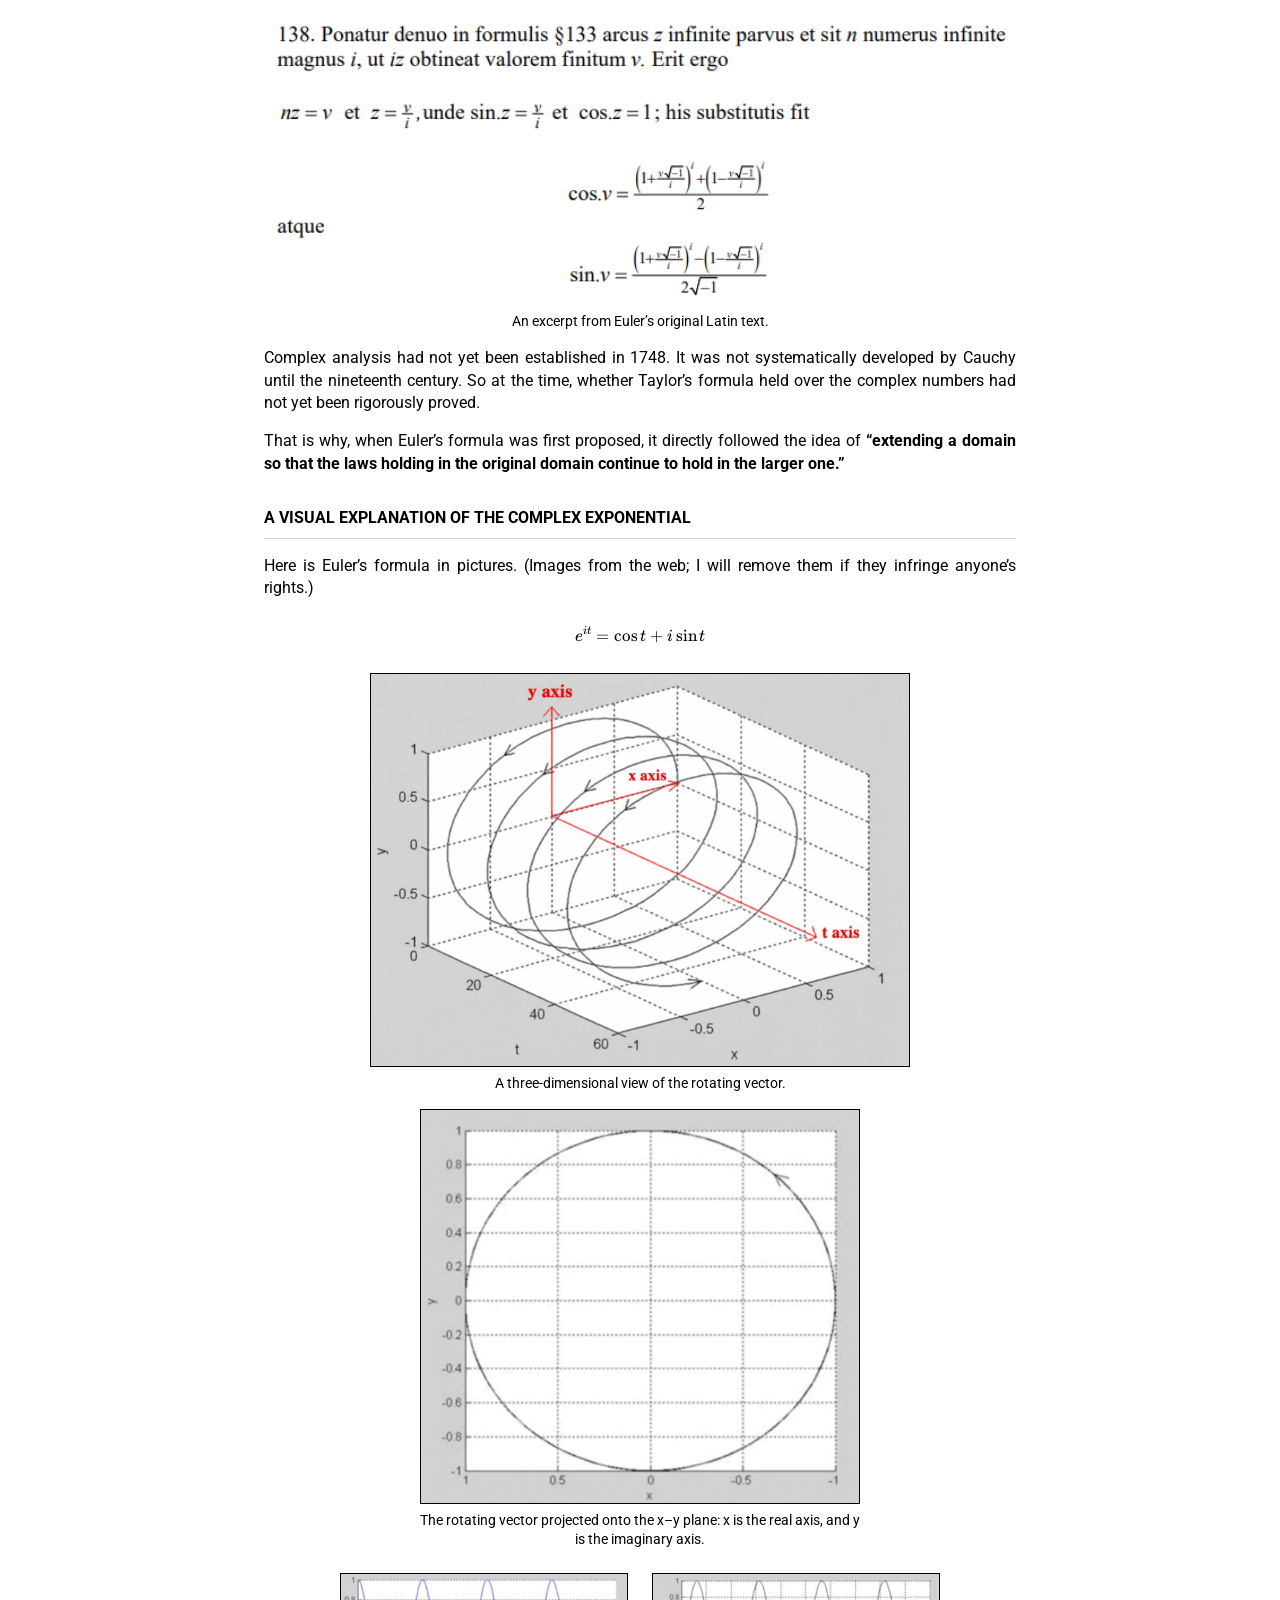
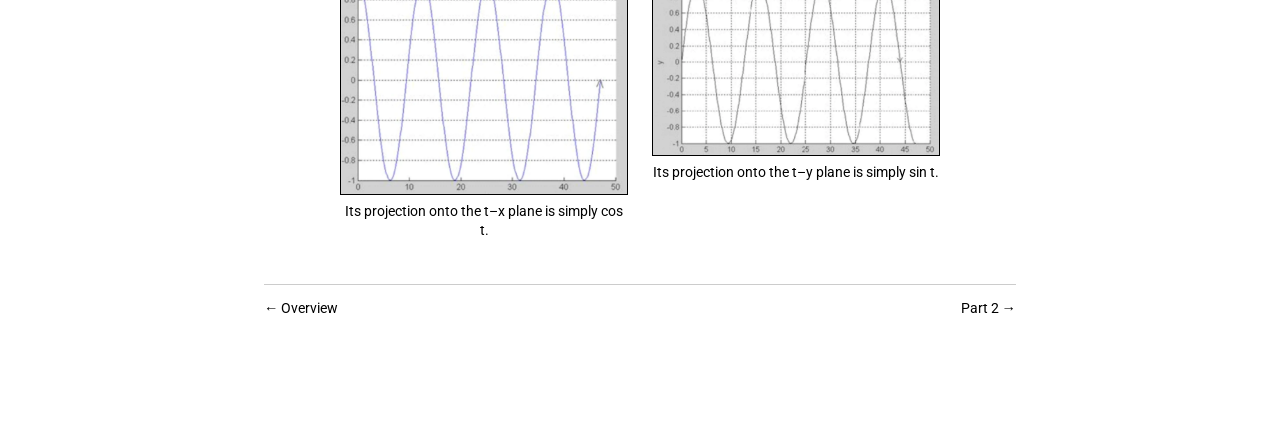
<file: articles/from-imaginary-numbers-to-fft/part-1.html>
<!doctype html>
<html lang="en">
<head>
<meta charset="utf-8">
<meta name="viewport" content="width=device-width, initial-scale=1">
<meta name="description" content="How imaginary numbers were introduced, where Euler’s formula came from, and a visual explanation of complex exponentials.">
<title>From Imaginary Numbers to FFT — Part 1: Imaginary Numbers and Euler’s Formula — Corey Chen</title>
<link rel="stylesheet" href="../../style.css">
<link rel="stylesheet" href="../i2s-tdm/article.css">
<link rel="stylesheet" href="../../vendor/katex/katex.min.css">
<link rel="stylesheet" href="series.css">
<link rel="stylesheet" href="../../image-viewer.css">
<script src="../../image-viewer.js" defer></script>
</head>
<body class="article-page">
<header><a class="site-title" href="../../index.html">Corey Chen</a><a class="email" href="mailto:corey.chen@tymphany.com">corey.chen@tymphany.com</a></header>
<main><a class="back-link" href="../../index.html">← Journal</a>
<article>
<h1>From Imaginary Numbers to FFT — Part 1: Imaginary Numbers and Euler’s Formula</h1>
<nav class="series-nav" aria-label="Series navigation"><a href="index.html">Overview</a> · <a href="part-1.html" aria-current="page">Part 1</a> · <a href="part-2.html">Part 2</a> · <a href="part-3.html">Part 3</a></nav>
<h2>Before we begin</h2>
<p>When I first encountered imaginary and complex numbers, I found them really hard to get my head around. Mathematicians in the past felt much the same way. Even negative numbers and fractions, which we now take for granted, once gave mathematicians a hard time.</p>
<blockquote><p>We must recognize that, in the history of mathematics and the development of mathematical thought, extensions and new inventions like these are never the result of one person’s efforts alone. They are the products of a gradual, cumulative process, and we cannot give most of the credit to any single person. Negative and rational numbers were needed to carry out formal calculations. Unlike natural numbers, they were neither intuitive nor concrete. It was not until the end of the Middle Ages that mathematicians began to feel comfortable using these concepts.</p><p class="quote-source">— <cite>What Is Mathematics? An Elementary Approach to Ideas and Methods</cite>, Chapter II, §5, Part 1: The Origin of Complex Numbers</p></blockquote>
<p>So before we learn about imaginary and complex numbers, it is worth looking back at how negative integers and fractions were defined, step by step.</p>
<h2>Positive integers</h2>
<p>Positive integers (1, 2, 3, …) are among the earliest mathematical concepts humans developed, with origins stretching back to prehistoric times. In early civilizations, people gradually formed the idea of natural numbers out of everyday counting needs—keeping track of game, food, or other possessions. At first, this number system contained only positive integers. It did not include zero or negative numbers, because there was no direct real-world counterpart for those ideas at the time.</p>
<p>As natural numbers became widely used, people drew basic rules of arithmetic from practical experience, such as the commutative, associative, and distributive laws. These laws did not appear out of thin air; they came from concrete actions in everyday life.</p>
<h2>The history of negative integers</h2>
<blockquote><p>To introduce the new symbols −1, −2, −3, … into an enlarged arithmetic containing both positive and negative integers, we must, of course, define their operations <strong>so that the original rules of arithmetic remain unchanged</strong>.</p>
<p>For example, we define multiplication of negative numbers by the rule</p><div class="equation" tabindex="0" aria-label="Equation"><span class="katex-display"><span class="katex"><span class="katex-mathml"><math xmlns="http://www.w3.org/1998/Math/MathML" display="block"><semantics><mrow><mo>−</mo><mn>1</mn><mo>⋅</mo><mo>−</mo><mn>1</mn><mo>=</mo><mn>1</mn></mrow><annotation encoding="application/x-tex">-1\cdot -1=1</annotation></semantics></math></span><span class="katex-html" aria-hidden="true"><span class="base"><span class="strut" style="height:0.7278em;vertical-align:-0.0833em;"></span><span class="mord">−</span><span class="mord">1</span><span class="mspace" style="margin-right:0.2222em;"></span><span class="mbin">⋅</span><span class="mspace" style="margin-right:0.2222em;"></span></span><span class="base"><span class="strut" style="height:0.7278em;vertical-align:-0.0833em;"></span><span class="mord">−</span><span class="mord">1</span><span class="mspace" style="margin-right:0.2778em;"></span><span class="mrel">=</span><span class="mspace" style="margin-right:0.2778em;"></span></span><span class="base"><span class="strut" style="height:0.6444em;"></span><span class="mord">1</span></span></span></span></span></div><p>because we want to preserve the distributive law <span class="katex"><span class="katex-mathml"><math xmlns="http://www.w3.org/1998/Math/MathML"><semantics><mrow><mi>a</mi><mo stretchy="false">(</mo><mi>b</mi><mo>+</mo><mi>c</mi><mo stretchy="false">)</mo><mo>=</mo><mi>a</mi><mi>b</mi><mo>+</mo><mi>a</mi><mi>c</mi></mrow><annotation encoding="application/x-tex">a(b+c)=ab+ac</annotation></semantics></math></span><span class="katex-html" aria-hidden="true"><span class="base"><span class="strut" style="height:1em;vertical-align:-0.25em;"></span><span class="mord mathnormal">a</span><span class="mopen">(</span><span class="mord mathnormal">b</span><span class="mspace" style="margin-right:0.2222em;"></span><span class="mbin">+</span><span class="mspace" style="margin-right:0.2222em;"></span></span><span class="base"><span class="strut" style="height:1em;vertical-align:-0.25em;"></span><span class="mord mathnormal">c</span><span class="mclose">)</span><span class="mspace" style="margin-right:0.2778em;"></span><span class="mrel">=</span><span class="mspace" style="margin-right:0.2778em;"></span></span><span class="base"><span class="strut" style="height:0.7778em;vertical-align:-0.0833em;"></span><span class="mord mathnormal">ab</span><span class="mspace" style="margin-right:0.2222em;"></span><span class="mbin">+</span><span class="mspace" style="margin-right:0.2222em;"></span></span><span class="base"><span class="strut" style="height:0.4306em;"></span><span class="mord mathnormal">a</span><span class="mord mathnormal">c</span></span></span></span>. If we instead let <span class="katex"><span class="katex-mathml"><math xmlns="http://www.w3.org/1998/Math/MathML"><semantics><mrow><mo>−</mo><mn>1</mn><mo>⋅</mo><mo>−</mo><mn>1</mn><mo>=</mo><mo>−</mo><mn>1</mn></mrow><annotation encoding="application/x-tex">-1\cdot -1=-1</annotation></semantics></math></span><span class="katex-html" aria-hidden="true"><span class="base"><span class="strut" style="height:0.7278em;vertical-align:-0.0833em;"></span><span class="mord">−</span><span class="mord">1</span><span class="mspace" style="margin-right:0.2222em;"></span><span class="mbin">⋅</span><span class="mspace" style="margin-right:0.2222em;"></span></span><span class="base"><span class="strut" style="height:0.7278em;vertical-align:-0.0833em;"></span><span class="mord">−</span><span class="mord">1</span><span class="mspace" style="margin-right:0.2778em;"></span><span class="mrel">=</span><span class="mspace" style="margin-right:0.2778em;"></span></span><span class="base"><span class="strut" style="height:0.7278em;vertical-align:-0.0833em;"></span><span class="mord">−</span><span class="mord">1</span></span></span></span> and set a = −1, b = 1, c = −1, we would get</p><div class="equation" tabindex="0" aria-label="Equation"><span class="katex-display"><span class="katex"><span class="katex-mathml"><math xmlns="http://www.w3.org/1998/Math/MathML" display="block"><semantics><mrow><mo>−</mo><mn>1</mn><mo>⋅</mo><mo stretchy="false">(</mo><mn>1</mn><mo>−</mo><mn>1</mn><mo stretchy="false">)</mo><mo>=</mo><mo>−</mo><mn>1</mn><mo>−</mo><mn>1</mn><mo>=</mo><mo>−</mo><mn>2</mn></mrow><annotation encoding="application/x-tex">-1\cdot(1-1)=-1-1=-2</annotation></semantics></math></span><span class="katex-html" aria-hidden="true"><span class="base"><span class="strut" style="height:0.7278em;vertical-align:-0.0833em;"></span><span class="mord">−</span><span class="mord">1</span><span class="mspace" style="margin-right:0.2222em;"></span><span class="mbin">⋅</span><span class="mspace" style="margin-right:0.2222em;"></span></span><span class="base"><span class="strut" style="height:1em;vertical-align:-0.25em;"></span><span class="mopen">(</span><span class="mord">1</span><span class="mspace" style="margin-right:0.2222em;"></span><span class="mbin">−</span><span class="mspace" style="margin-right:0.2222em;"></span></span><span class="base"><span class="strut" style="height:1em;vertical-align:-0.25em;"></span><span class="mord">1</span><span class="mclose">)</span><span class="mspace" style="margin-right:0.2778em;"></span><span class="mrel">=</span><span class="mspace" style="margin-right:0.2778em;"></span></span><span class="base"><span class="strut" style="height:0.7278em;vertical-align:-0.0833em;"></span><span class="mord">−</span><span class="mord">1</span><span class="mspace" style="margin-right:0.2222em;"></span><span class="mbin">−</span><span class="mspace" style="margin-right:0.2222em;"></span></span><span class="base"><span class="strut" style="height:0.6444em;"></span><span class="mord">1</span><span class="mspace" style="margin-right:0.2778em;"></span><span class="mrel">=</span><span class="mspace" style="margin-right:0.2778em;"></span></span><span class="base"><span class="strut" style="height:0.7278em;vertical-align:-0.0833em;"></span><span class="mord">−</span><span class="mord">2</span></span></span></span></span></div><p>Yet, on the other hand, we actually have</p><div class="equation" tabindex="0" aria-label="Equation"><span class="katex-display"><span class="katex"><span class="katex-mathml"><math xmlns="http://www.w3.org/1998/Math/MathML" display="block"><semantics><mrow><mo>−</mo><mn>1</mn><mo>⋅</mo><mo stretchy="false">(</mo><mn>1</mn><mo>−</mo><mn>1</mn><mo stretchy="false">)</mo><mo>=</mo><mo>−</mo><mn>1</mn><mo>⋅</mo><mn>0</mn><mo>=</mo><mn>0</mn></mrow><annotation encoding="application/x-tex">-1\cdot(1-1)=-1\cdot0=0</annotation></semantics></math></span><span class="katex-html" aria-hidden="true"><span class="base"><span class="strut" style="height:0.7278em;vertical-align:-0.0833em;"></span><span class="mord">−</span><span class="mord">1</span><span class="mspace" style="margin-right:0.2222em;"></span><span class="mbin">⋅</span><span class="mspace" style="margin-right:0.2222em;"></span></span><span class="base"><span class="strut" style="height:1em;vertical-align:-0.25em;"></span><span class="mopen">(</span><span class="mord">1</span><span class="mspace" style="margin-right:0.2222em;"></span><span class="mbin">−</span><span class="mspace" style="margin-right:0.2222em;"></span></span><span class="base"><span class="strut" style="height:1em;vertical-align:-0.25em;"></span><span class="mord">1</span><span class="mclose">)</span><span class="mspace" style="margin-right:0.2778em;"></span><span class="mrel">=</span><span class="mspace" style="margin-right:0.2778em;"></span></span><span class="base"><span class="strut" style="height:0.7278em;vertical-align:-0.0833em;"></span><span class="mord">−</span><span class="mord">1</span><span class="mspace" style="margin-right:0.2222em;"></span><span class="mbin">⋅</span><span class="mspace" style="margin-right:0.2222em;"></span></span><span class="base"><span class="strut" style="height:0.6444em;"></span><span class="mord">0</span><span class="mspace" style="margin-right:0.2778em;"></span><span class="mrel">=</span><span class="mspace" style="margin-right:0.2778em;"></span></span><span class="base"><span class="strut" style="height:0.6444em;"></span><span class="mord">0</span></span></span></span></span></div><p>It took mathematicians a long time to realize that the definitions governing negative numbers and fractions cannot be “proved.” <strong>We create them so that we can calculate freely while preserving the basic laws of arithmetic.</strong> What can—and must—be proved is that, on the basis of these definitions, the commutative, associative, and distributive laws continue to hold.</p></blockquote>
<h2>The history of fractions</h2>
<blockquote><p>We prove the commutative law for the addition of fractions by expanding the equality:</p><div class="equation" tabindex="0" aria-label="Equation"><span class="katex-display"><span class="katex"><span class="katex-mathml"><math xmlns="http://www.w3.org/1998/Math/MathML" display="block"><semantics><mrow><mfrac><mi>a</mi><mi>b</mi></mfrac><mo>+</mo><mfrac><mi>c</mi><mi>d</mi></mfrac><mo>=</mo><mfrac><mrow><mi>a</mi><mi>d</mi><mo>+</mo><mi>b</mi><mi>c</mi></mrow><mrow><mi>b</mi><mi>d</mi></mrow></mfrac><mo>=</mo><mfrac><mrow><mi>c</mi><mi>b</mi><mo>+</mo><mi>d</mi><mi>a</mi></mrow><mrow><mi>d</mi><mi>b</mi></mrow></mfrac><mo>=</mo><mfrac><mi>c</mi><mi>d</mi></mfrac><mo>+</mo><mfrac><mi>a</mi><mi>b</mi></mfrac></mrow><annotation encoding="application/x-tex">\frac{a}{b}+\frac{c}{d}=\frac{ad+bc}{bd}=\frac{cb+da}{db}=\frac{c}{d}+\frac{a}{b}</annotation></semantics></math></span><span class="katex-html" aria-hidden="true"><span class="base"><span class="strut" style="height:1.7936em;vertical-align:-0.686em;"></span><span class="mord"><span class="mopen nulldelimiter"></span><span class="mfrac"><span class="vlist-t vlist-t2"><span class="vlist-r"><span class="vlist" style="height:1.1076em;"><span style="top:-2.314em;"><span class="pstrut" style="height:3em;"></span><span class="mord"><span class="mord mathnormal">b</span></span></span><span style="top:-3.23em;"><span class="pstrut" style="height:3em;"></span><span class="frac-line" style="border-bottom-width:0.04em;"></span></span><span style="top:-3.677em;"><span class="pstrut" style="height:3em;"></span><span class="mord"><span class="mord mathnormal">a</span></span></span></span><span class="vlist-s">​</span></span><span class="vlist-r"><span class="vlist" style="height:0.686em;"><span></span></span></span></span></span><span class="mclose nulldelimiter"></span></span><span class="mspace" style="margin-right:0.2222em;"></span><span class="mbin">+</span><span class="mspace" style="margin-right:0.2222em;"></span></span><span class="base"><span class="strut" style="height:1.7936em;vertical-align:-0.686em;"></span><span class="mord"><span class="mopen nulldelimiter"></span><span class="mfrac"><span class="vlist-t vlist-t2"><span class="vlist-r"><span class="vlist" style="height:1.1076em;"><span style="top:-2.314em;"><span class="pstrut" style="height:3em;"></span><span class="mord"><span class="mord mathnormal">d</span></span></span><span style="top:-3.23em;"><span class="pstrut" style="height:3em;"></span><span class="frac-line" style="border-bottom-width:0.04em;"></span></span><span style="top:-3.677em;"><span class="pstrut" style="height:3em;"></span><span class="mord"><span class="mord mathnormal">c</span></span></span></span><span class="vlist-s">​</span></span><span class="vlist-r"><span class="vlist" style="height:0.686em;"><span></span></span></span></span></span><span class="mclose nulldelimiter"></span></span><span class="mspace" style="margin-right:0.2778em;"></span><span class="mrel">=</span><span class="mspace" style="margin-right:0.2778em;"></span></span><span class="base"><span class="strut" style="height:2.0574em;vertical-align:-0.686em;"></span><span class="mord"><span class="mopen nulldelimiter"></span><span class="mfrac"><span class="vlist-t vlist-t2"><span class="vlist-r"><span class="vlist" style="height:1.3714em;"><span style="top:-2.314em;"><span class="pstrut" style="height:3em;"></span><span class="mord"><span class="mord mathnormal">b</span><span class="mord mathnormal">d</span></span></span><span style="top:-3.23em;"><span class="pstrut" style="height:3em;"></span><span class="frac-line" style="border-bottom-width:0.04em;"></span></span><span style="top:-3.677em;"><span class="pstrut" style="height:3em;"></span><span class="mord"><span class="mord mathnormal">a</span><span class="mord mathnormal">d</span><span class="mspace" style="margin-right:0.2222em;"></span><span class="mbin">+</span><span class="mspace" style="margin-right:0.2222em;"></span><span class="mord mathnormal">b</span><span class="mord mathnormal">c</span></span></span></span><span class="vlist-s">​</span></span><span class="vlist-r"><span class="vlist" style="height:0.686em;"><span></span></span></span></span></span><span class="mclose nulldelimiter"></span></span><span class="mspace" style="margin-right:0.2778em;"></span><span class="mrel">=</span><span class="mspace" style="margin-right:0.2778em;"></span></span><span class="base"><span class="strut" style="height:2.0574em;vertical-align:-0.686em;"></span><span class="mord"><span class="mopen nulldelimiter"></span><span class="mfrac"><span class="vlist-t vlist-t2"><span class="vlist-r"><span class="vlist" style="height:1.3714em;"><span style="top:-2.314em;"><span class="pstrut" style="height:3em;"></span><span class="mord"><span class="mord mathnormal">d</span><span class="mord mathnormal">b</span></span></span><span style="top:-3.23em;"><span class="pstrut" style="height:3em;"></span><span class="frac-line" style="border-bottom-width:0.04em;"></span></span><span style="top:-3.677em;"><span class="pstrut" style="height:3em;"></span><span class="mord"><span class="mord mathnormal">c</span><span class="mord mathnormal">b</span><span class="mspace" style="margin-right:0.2222em;"></span><span class="mbin">+</span><span class="mspace" style="margin-right:0.2222em;"></span><span class="mord mathnormal">d</span><span class="mord mathnormal">a</span></span></span></span><span class="vlist-s">​</span></span><span class="vlist-r"><span class="vlist" style="height:0.686em;"><span></span></span></span></span></span><span class="mclose nulldelimiter"></span></span><span class="mspace" style="margin-right:0.2778em;"></span><span class="mrel">=</span><span class="mspace" style="margin-right:0.2778em;"></span></span><span class="base"><span class="strut" style="height:1.7936em;vertical-align:-0.686em;"></span><span class="mord"><span class="mopen nulldelimiter"></span><span class="mfrac"><span class="vlist-t vlist-t2"><span class="vlist-r"><span class="vlist" style="height:1.1076em;"><span style="top:-2.314em;"><span class="pstrut" style="height:3em;"></span><span class="mord"><span class="mord mathnormal">d</span></span></span><span style="top:-3.23em;"><span class="pstrut" style="height:3em;"></span><span class="frac-line" style="border-bottom-width:0.04em;"></span></span><span style="top:-3.677em;"><span class="pstrut" style="height:3em;"></span><span class="mord"><span class="mord mathnormal">c</span></span></span></span><span class="vlist-s">​</span></span><span class="vlist-r"><span class="vlist" style="height:0.686em;"><span></span></span></span></span></span><span class="mclose nulldelimiter"></span></span><span class="mspace" style="margin-right:0.2222em;"></span><span class="mbin">+</span><span class="mspace" style="margin-right:0.2222em;"></span></span><span class="base"><span class="strut" style="height:1.7936em;vertical-align:-0.686em;"></span><span class="mord"><span class="mopen nulldelimiter"></span><span class="mfrac"><span class="vlist-t vlist-t2"><span class="vlist-r"><span class="vlist" style="height:1.1076em;"><span style="top:-2.314em;"><span class="pstrut" style="height:3em;"></span><span class="mord"><span class="mord mathnormal">b</span></span></span><span style="top:-3.23em;"><span class="pstrut" style="height:3em;"></span><span class="frac-line" style="border-bottom-width:0.04em;"></span></span><span style="top:-3.677em;"><span class="pstrut" style="height:3em;"></span><span class="mord"><span class="mord mathnormal">a</span></span></span></span><span class="vlist-s">​</span></span><span class="vlist-r"><span class="vlist" style="height:0.686em;"><span></span></span></span></span></span><span class="mclose nulldelimiter"></span></span></span></span></span></span></div></blockquote>
<h2>A pattern in the history of negative integers and fractions</h2>
<blockquote><p>Introducing new symbols to extend a domain, while ensuring that the laws holding in the original domain continue to hold in the larger one, is a characteristic feature of mathematical generalization.</p></blockquote>
<h2>Introducing imaginary numbers</h2>
<blockquote><p>A simple equation such as <span class="katex"><span class="katex-mathml"><math xmlns="http://www.w3.org/1998/Math/MathML"><semantics><mrow><msup><mi>x</mi><mn>2</mn></msup><mo>=</mo><mo>−</mo><mn>1</mn></mrow><annotation encoding="application/x-tex">x^2=-1</annotation></semantics></math></span><span class="katex-html" aria-hidden="true"><span class="base"><span class="strut" style="height:0.8141em;"></span><span class="mord"><span class="mord mathnormal">x</span><span class="msupsub"><span class="vlist-t"><span class="vlist-r"><span class="vlist" style="height:0.8141em;"><span style="top:-3.063em;margin-right:0.05em;"><span class="pstrut" style="height:2.7em;"></span><span class="sizing reset-size6 size3 mtight"><span class="mord mtight">2</span></span></span></span></span></span></span></span><span class="mspace" style="margin-right:0.2778em;"></span><span class="mrel">=</span><span class="mspace" style="margin-right:0.2778em;"></span></span><span class="base"><span class="strut" style="height:0.7278em;vertical-align:-0.0833em;"></span><span class="mord">−</span><span class="mord">1</span></span></span></span> has no real solution, because the square of any real number cannot be negative. We can either be content to declare this simple equation unsolvable, or follow the familiar path of extending our idea of number to introduce numbers that make the equation solvable. That is exactly what we do when we introduce the new symbol <span class="katex"><span class="katex-mathml"><math xmlns="http://www.w3.org/1998/Math/MathML"><semantics><mrow><mi>i</mi></mrow><annotation encoding="application/x-tex">i</annotation></semantics></math></span><span class="katex-html" aria-hidden="true"><span class="base"><span class="strut" style="height:0.6595em;"></span><span class="mord mathnormal">i</span></span></span></span> by the definition <span class="katex"><span class="katex-mathml"><math xmlns="http://www.w3.org/1998/Math/MathML"><semantics><mrow><msup><mi>i</mi><mn>2</mn></msup><mo>=</mo><mo>−</mo><mn>1</mn></mrow><annotation encoding="application/x-tex">i^2=-1</annotation></semantics></math></span><span class="katex-html" aria-hidden="true"><span class="base"><span class="strut" style="height:0.8141em;"></span><span class="mord"><span class="mord mathnormal">i</span><span class="msupsub"><span class="vlist-t"><span class="vlist-r"><span class="vlist" style="height:0.8141em;"><span style="top:-3.063em;margin-right:0.05em;"><span class="pstrut" style="height:2.7em;"></span><span class="sizing reset-size6 size3 mtight"><span class="mord mtight">2</span></span></span></span></span></span></span></span><span class="mspace" style="margin-right:0.2778em;"></span><span class="mrel">=</span><span class="mspace" style="margin-right:0.2778em;"></span></span><span class="base"><span class="strut" style="height:0.7278em;vertical-align:-0.0833em;"></span><span class="mord">−</span><span class="mord">1</span></span></span></span>.</p></blockquote>
<h2>Establishing the rules for complex arithmetic</h2>
<blockquote><p>We define the addition and multiplication of complex numbers using the rules</p><div class="equation" tabindex="0" aria-label="Equation"><span class="katex-display"><span class="katex"><span class="katex-mathml"><math xmlns="http://www.w3.org/1998/Math/MathML" display="block"><semantics><mrow><mo stretchy="false">(</mo><mi>a</mi><mo>+</mo><mi>b</mi><mi>i</mi><mo stretchy="false">)</mo><mo>+</mo><mo stretchy="false">(</mo><mi>c</mi><mo>+</mo><mi>d</mi><mi>i</mi><mo stretchy="false">)</mo><mo>=</mo><mo stretchy="false">(</mo><mi>a</mi><mo>+</mo><mi>c</mi><mo stretchy="false">)</mo><mo>+</mo><mo stretchy="false">(</mo><mi>b</mi><mo>+</mo><mi>d</mi><mo stretchy="false">)</mo><mi>i</mi></mrow><annotation encoding="application/x-tex">(a+bi)+(c+di)=(a+c)+(b+d)i</annotation></semantics></math></span><span class="katex-html" aria-hidden="true"><span class="base"><span class="strut" style="height:1em;vertical-align:-0.25em;"></span><span class="mopen">(</span><span class="mord mathnormal">a</span><span class="mspace" style="margin-right:0.2222em;"></span><span class="mbin">+</span><span class="mspace" style="margin-right:0.2222em;"></span></span><span class="base"><span class="strut" style="height:1em;vertical-align:-0.25em;"></span><span class="mord mathnormal">bi</span><span class="mclose">)</span><span class="mspace" style="margin-right:0.2222em;"></span><span class="mbin">+</span><span class="mspace" style="margin-right:0.2222em;"></span></span><span class="base"><span class="strut" style="height:1em;vertical-align:-0.25em;"></span><span class="mopen">(</span><span class="mord mathnormal">c</span><span class="mspace" style="margin-right:0.2222em;"></span><span class="mbin">+</span><span class="mspace" style="margin-right:0.2222em;"></span></span><span class="base"><span class="strut" style="height:1em;vertical-align:-0.25em;"></span><span class="mord mathnormal">d</span><span class="mord mathnormal">i</span><span class="mclose">)</span><span class="mspace" style="margin-right:0.2778em;"></span><span class="mrel">=</span><span class="mspace" style="margin-right:0.2778em;"></span></span><span class="base"><span class="strut" style="height:1em;vertical-align:-0.25em;"></span><span class="mopen">(</span><span class="mord mathnormal">a</span><span class="mspace" style="margin-right:0.2222em;"></span><span class="mbin">+</span><span class="mspace" style="margin-right:0.2222em;"></span></span><span class="base"><span class="strut" style="height:1em;vertical-align:-0.25em;"></span><span class="mord mathnormal">c</span><span class="mclose">)</span><span class="mspace" style="margin-right:0.2222em;"></span><span class="mbin">+</span><span class="mspace" style="margin-right:0.2222em;"></span></span><span class="base"><span class="strut" style="height:1em;vertical-align:-0.25em;"></span><span class="mopen">(</span><span class="mord mathnormal">b</span><span class="mspace" style="margin-right:0.2222em;"></span><span class="mbin">+</span><span class="mspace" style="margin-right:0.2222em;"></span></span><span class="base"><span class="strut" style="height:1em;vertical-align:-0.25em;"></span><span class="mord mathnormal">d</span><span class="mclose">)</span><span class="mord mathnormal">i</span></span></span></span></span></div><div class="equation" tabindex="0" aria-label="Equation"><span class="katex-display"><span class="katex"><span class="katex-mathml"><math xmlns="http://www.w3.org/1998/Math/MathML" display="block"><semantics><mrow><mo stretchy="false">(</mo><mi>a</mi><mo>+</mo><mi>b</mi><mi>i</mi><mo stretchy="false">)</mo><mo stretchy="false">(</mo><mi>c</mi><mo>+</mo><mi>d</mi><mi>i</mi><mo stretchy="false">)</mo><mo>=</mo><mo stretchy="false">(</mo><mi>a</mi><mi>c</mi><mo>−</mo><mi>b</mi><mi>d</mi><mo stretchy="false">)</mo><mo>+</mo><mo stretchy="false">(</mo><mi>a</mi><mi>d</mi><mo>+</mo><mi>b</mi><mi>c</mi><mo stretchy="false">)</mo><mi>i</mi></mrow><annotation encoding="application/x-tex">(a+bi)(c+di)=(ac-bd)+(ad+bc)i</annotation></semantics></math></span><span class="katex-html" aria-hidden="true"><span class="base"><span class="strut" style="height:1em;vertical-align:-0.25em;"></span><span class="mopen">(</span><span class="mord mathnormal">a</span><span class="mspace" style="margin-right:0.2222em;"></span><span class="mbin">+</span><span class="mspace" style="margin-right:0.2222em;"></span></span><span class="base"><span class="strut" style="height:1em;vertical-align:-0.25em;"></span><span class="mord mathnormal">bi</span><span class="mclose">)</span><span class="mopen">(</span><span class="mord mathnormal">c</span><span class="mspace" style="margin-right:0.2222em;"></span><span class="mbin">+</span><span class="mspace" style="margin-right:0.2222em;"></span></span><span class="base"><span class="strut" style="height:1em;vertical-align:-0.25em;"></span><span class="mord mathnormal">d</span><span class="mord mathnormal">i</span><span class="mclose">)</span><span class="mspace" style="margin-right:0.2778em;"></span><span class="mrel">=</span><span class="mspace" style="margin-right:0.2778em;"></span></span><span class="base"><span class="strut" style="height:1em;vertical-align:-0.25em;"></span><span class="mopen">(</span><span class="mord mathnormal">a</span><span class="mord mathnormal">c</span><span class="mspace" style="margin-right:0.2222em;"></span><span class="mbin">−</span><span class="mspace" style="margin-right:0.2222em;"></span></span><span class="base"><span class="strut" style="height:1em;vertical-align:-0.25em;"></span><span class="mord mathnormal">b</span><span class="mord mathnormal">d</span><span class="mclose">)</span><span class="mspace" style="margin-right:0.2222em;"></span><span class="mbin">+</span><span class="mspace" style="margin-right:0.2222em;"></span></span><span class="base"><span class="strut" style="height:1em;vertical-align:-0.25em;"></span><span class="mopen">(</span><span class="mord mathnormal">a</span><span class="mord mathnormal">d</span><span class="mspace" style="margin-right:0.2222em;"></span><span class="mbin">+</span><span class="mspace" style="margin-right:0.2222em;"></span></span><span class="base"><span class="strut" style="height:1em;vertical-align:-0.25em;"></span><span class="mord mathnormal">b</span><span class="mord mathnormal">c</span><span class="mclose">)</span><span class="mord mathnormal">i</span></span></span></span></span></div><p>On the basis of these definitions, it is easy to verify that the commutative, associative, and distributive laws hold for complex numbers.</p></blockquote>
<h2>The history of Euler’s formula</h2>
<p>In university courses, Euler’s formula is usually derived quite simply using Taylor series:</p><div class="equation" tabindex="0" aria-label="Equation"><span class="katex-display"><span class="katex"><span class="katex-mathml"><math xmlns="http://www.w3.org/1998/Math/MathML" display="block"><semantics><mrow><msup><mi>e</mi><mrow><mi>i</mi><mi mathvariant="normal">Θ</mi></mrow></msup><mo>=</mo><mn>1</mn><mo>+</mo><mi>i</mi><mi mathvariant="normal">Θ</mi><mo>+</mo><mfrac><mrow><mo stretchy="false">(</mo><mi>i</mi><mi mathvariant="normal">Θ</mi><msup><mo stretchy="false">)</mo><mn>2</mn></msup></mrow><mrow><mn>2</mn><mo stretchy="false">!</mo></mrow></mfrac><mo>+</mo><mfrac><mrow><mo stretchy="false">(</mo><mi>i</mi><mi mathvariant="normal">Θ</mi><msup><mo stretchy="false">)</mo><mn>3</mn></msup></mrow><mrow><mn>3</mn><mo stretchy="false">!</mo></mrow></mfrac><mo>+</mo><mfrac><mrow><mo stretchy="false">(</mo><mi>i</mi><mi mathvariant="normal">Θ</mi><msup><mo stretchy="false">)</mo><mn>4</mn></msup></mrow><mrow><mn>4</mn><mo stretchy="false">!</mo></mrow></mfrac><mo>+</mo><mo>⋅</mo><mo>⋅</mo><mo>⋅</mo></mrow><annotation encoding="application/x-tex">e^{i\Theta}=1+i\Theta+\frac{(i\Theta)^2}{2!}+\frac{(i\Theta)^3}{3!}+\frac{(i\Theta)^4}{4!}+\cdot\cdot\cdot</annotation></semantics></math></span><span class="katex-html" aria-hidden="true"><span class="base"><span class="strut" style="height:0.8913em;"></span><span class="mord"><span class="mord mathnormal">e</span><span class="msupsub"><span class="vlist-t"><span class="vlist-r"><span class="vlist" style="height:0.8913em;"><span style="top:-3.113em;margin-right:0.05em;"><span class="pstrut" style="height:2.7em;"></span><span class="sizing reset-size6 size3 mtight"><span class="mord mtight"><span class="mord mathnormal mtight">i</span><span class="mord mtight">Θ</span></span></span></span></span></span></span></span></span><span class="mspace" style="margin-right:0.2778em;"></span><span class="mrel">=</span><span class="mspace" style="margin-right:0.2778em;"></span></span><span class="base"><span class="strut" style="height:0.7278em;vertical-align:-0.0833em;"></span><span class="mord">1</span><span class="mspace" style="margin-right:0.2222em;"></span><span class="mbin">+</span><span class="mspace" style="margin-right:0.2222em;"></span></span><span class="base"><span class="strut" style="height:0.7667em;vertical-align:-0.0833em;"></span><span class="mord mathnormal">i</span><span class="mord">Θ</span><span class="mspace" style="margin-right:0.2222em;"></span><span class="mbin">+</span><span class="mspace" style="margin-right:0.2222em;"></span></span><span class="base"><span class="strut" style="height:2.1771em;vertical-align:-0.686em;"></span><span class="mord"><span class="mopen nulldelimiter"></span><span class="mfrac"><span class="vlist-t vlist-t2"><span class="vlist-r"><span class="vlist" style="height:1.4911em;"><span style="top:-2.314em;"><span class="pstrut" style="height:3em;"></span><span class="mord"><span class="mord">2</span><span class="mclose">!</span></span></span><span style="top:-3.23em;"><span class="pstrut" style="height:3em;"></span><span class="frac-line" style="border-bottom-width:0.04em;"></span></span><span style="top:-3.677em;"><span class="pstrut" style="height:3em;"></span><span class="mord"><span class="mopen">(</span><span class="mord mathnormal">i</span><span class="mord">Θ</span><span class="mclose"><span class="mclose">)</span><span class="msupsub"><span class="vlist-t"><span class="vlist-r"><span class="vlist" style="height:0.8141em;"><span style="top:-3.063em;margin-right:0.05em;"><span class="pstrut" style="height:2.7em;"></span><span class="sizing reset-size6 size3 mtight"><span class="mord mtight">2</span></span></span></span></span></span></span></span></span></span></span><span class="vlist-s">​</span></span><span class="vlist-r"><span class="vlist" style="height:0.686em;"><span></span></span></span></span></span><span class="mclose nulldelimiter"></span></span><span class="mspace" style="margin-right:0.2222em;"></span><span class="mbin">+</span><span class="mspace" style="margin-right:0.2222em;"></span></span><span class="base"><span class="strut" style="height:2.1771em;vertical-align:-0.686em;"></span><span class="mord"><span class="mopen nulldelimiter"></span><span class="mfrac"><span class="vlist-t vlist-t2"><span class="vlist-r"><span class="vlist" style="height:1.4911em;"><span style="top:-2.314em;"><span class="pstrut" style="height:3em;"></span><span class="mord"><span class="mord">3</span><span class="mclose">!</span></span></span><span style="top:-3.23em;"><span class="pstrut" style="height:3em;"></span><span class="frac-line" style="border-bottom-width:0.04em;"></span></span><span style="top:-3.677em;"><span class="pstrut" style="height:3em;"></span><span class="mord"><span class="mopen">(</span><span class="mord mathnormal">i</span><span class="mord">Θ</span><span class="mclose"><span class="mclose">)</span><span class="msupsub"><span class="vlist-t"><span class="vlist-r"><span class="vlist" style="height:0.8141em;"><span style="top:-3.063em;margin-right:0.05em;"><span class="pstrut" style="height:2.7em;"></span><span class="sizing reset-size6 size3 mtight"><span class="mord mtight">3</span></span></span></span></span></span></span></span></span></span></span><span class="vlist-s">​</span></span><span class="vlist-r"><span class="vlist" style="height:0.686em;"><span></span></span></span></span></span><span class="mclose nulldelimiter"></span></span><span class="mspace" style="margin-right:0.2222em;"></span><span class="mbin">+</span><span class="mspace" style="margin-right:0.2222em;"></span></span><span class="base"><span class="strut" style="height:2.1771em;vertical-align:-0.686em;"></span><span class="mord"><span class="mopen nulldelimiter"></span><span class="mfrac"><span class="vlist-t vlist-t2"><span class="vlist-r"><span class="vlist" style="height:1.4911em;"><span style="top:-2.314em;"><span class="pstrut" style="height:3em;"></span><span class="mord"><span class="mord">4</span><span class="mclose">!</span></span></span><span style="top:-3.23em;"><span class="pstrut" style="height:3em;"></span><span class="frac-line" style="border-bottom-width:0.04em;"></span></span><span style="top:-3.677em;"><span class="pstrut" style="height:3em;"></span><span class="mord"><span class="mopen">(</span><span class="mord mathnormal">i</span><span class="mord">Θ</span><span class="mclose"><span class="mclose">)</span><span class="msupsub"><span class="vlist-t"><span class="vlist-r"><span class="vlist" style="height:0.8141em;"><span style="top:-3.063em;margin-right:0.05em;"><span class="pstrut" style="height:2.7em;"></span><span class="sizing reset-size6 size3 mtight"><span class="mord mtight">4</span></span></span></span></span></span></span></span></span></span></span><span class="vlist-s">​</span></span><span class="vlist-r"><span class="vlist" style="height:0.686em;"><span></span></span></span></span></span><span class="mclose nulldelimiter"></span></span><span class="mspace" style="margin-right:0.2222em;"></span><span class="mbin">+</span><span class="mspace" style="margin-right:0.2222em;"></span></span><span class="base"><span class="strut" style="height:0.4445em;"></span><span class="mord">⋅</span><span class="mspace" style="margin-right:0.2222em;"></span><span class="mbin">⋅</span><span class="mspace" style="margin-right:0.2222em;"></span></span><span class="base"><span class="strut" style="height:0.4445em;"></span><span class="mord">⋅</span></span></span></span></span></div><p>Substituting <span class="katex"><span class="katex-mathml"><math xmlns="http://www.w3.org/1998/Math/MathML"><semantics><mrow><msup><mi>i</mi><mn>2</mn></msup><mo>=</mo><mo>−</mo><mn>1</mn></mrow><annotation encoding="application/x-tex">i^2=-1</annotation></semantics></math></span><span class="katex-html" aria-hidden="true"><span class="base"><span class="strut" style="height:0.8141em;"></span><span class="mord"><span class="mord mathnormal">i</span><span class="msupsub"><span class="vlist-t"><span class="vlist-r"><span class="vlist" style="height:0.8141em;"><span style="top:-3.063em;margin-right:0.05em;"><span class="pstrut" style="height:2.7em;"></span><span class="sizing reset-size6 size3 mtight"><span class="mord mtight">2</span></span></span></span></span></span></span></span><span class="mspace" style="margin-right:0.2778em;"></span><span class="mrel">=</span><span class="mspace" style="margin-right:0.2778em;"></span></span><span class="base"><span class="strut" style="height:0.7278em;vertical-align:-0.0833em;"></span><span class="mord">−</span><span class="mord">1</span></span></span></span> gives</p><div class="equation" tabindex="0" aria-label="Equation"><span class="katex-display"><span class="katex"><span class="katex-mathml"><math xmlns="http://www.w3.org/1998/Math/MathML" display="block"><semantics><mrow><msup><mi>e</mi><mrow><mi>i</mi><mi mathvariant="normal">Θ</mi></mrow></msup><mo>=</mo><mn>1</mn><mo>+</mo><mi>i</mi><mi mathvariant="normal">Θ</mi><mo>−</mo><mfrac><msup><mi mathvariant="normal">Θ</mi><mn>2</mn></msup><mrow><mn>2</mn><mo stretchy="false">!</mo></mrow></mfrac><mo>−</mo><mi>i</mi><mfrac><msup><mi mathvariant="normal">Θ</mi><mn>3</mn></msup><mrow><mn>3</mn><mo stretchy="false">!</mo></mrow></mfrac><mo>+</mo><mfrac><msup><mi mathvariant="normal">Θ</mi><mn>4</mn></msup><mrow><mn>4</mn><mo stretchy="false">!</mo></mrow></mfrac><mo>+</mo><mo>⋅</mo><mo>⋅</mo><mo>⋅</mo></mrow><annotation encoding="application/x-tex">e^{i\Theta}=1+i\Theta-\frac{\Theta^2}{2!}-i\frac{\Theta^3}{3!}+\frac{\Theta^4}{4!}+\cdot\cdot\cdot</annotation></semantics></math></span><span class="katex-html" aria-hidden="true"><span class="base"><span class="strut" style="height:0.8913em;"></span><span class="mord"><span class="mord mathnormal">e</span><span class="msupsub"><span class="vlist-t"><span class="vlist-r"><span class="vlist" style="height:0.8913em;"><span style="top:-3.113em;margin-right:0.05em;"><span class="pstrut" style="height:2.7em;"></span><span class="sizing reset-size6 size3 mtight"><span class="mord mtight"><span class="mord mathnormal mtight">i</span><span class="mord mtight">Θ</span></span></span></span></span></span></span></span></span><span class="mspace" style="margin-right:0.2778em;"></span><span class="mrel">=</span><span class="mspace" style="margin-right:0.2778em;"></span></span><span class="base"><span class="strut" style="height:0.7278em;vertical-align:-0.0833em;"></span><span class="mord">1</span><span class="mspace" style="margin-right:0.2222em;"></span><span class="mbin">+</span><span class="mspace" style="margin-right:0.2222em;"></span></span><span class="base"><span class="strut" style="height:0.7667em;vertical-align:-0.0833em;"></span><span class="mord mathnormal">i</span><span class="mord">Θ</span><span class="mspace" style="margin-right:0.2222em;"></span><span class="mbin">−</span><span class="mspace" style="margin-right:0.2222em;"></span></span><span class="base"><span class="strut" style="height:2.1771em;vertical-align:-0.686em;"></span><span class="mord"><span class="mopen nulldelimiter"></span><span class="mfrac"><span class="vlist-t vlist-t2"><span class="vlist-r"><span class="vlist" style="height:1.4911em;"><span style="top:-2.314em;"><span class="pstrut" style="height:3em;"></span><span class="mord"><span class="mord">2</span><span class="mclose">!</span></span></span><span style="top:-3.23em;"><span class="pstrut" style="height:3em;"></span><span class="frac-line" style="border-bottom-width:0.04em;"></span></span><span style="top:-3.677em;"><span class="pstrut" style="height:3em;"></span><span class="mord"><span class="mord"><span class="mord">Θ</span><span class="msupsub"><span class="vlist-t"><span class="vlist-r"><span class="vlist" style="height:0.8141em;"><span style="top:-3.063em;margin-right:0.05em;"><span class="pstrut" style="height:2.7em;"></span><span class="sizing reset-size6 size3 mtight"><span class="mord mtight">2</span></span></span></span></span></span></span></span></span></span></span><span class="vlist-s">​</span></span><span class="vlist-r"><span class="vlist" style="height:0.686em;"><span></span></span></span></span></span><span class="mclose nulldelimiter"></span></span><span class="mspace" style="margin-right:0.2222em;"></span><span class="mbin">−</span><span class="mspace" style="margin-right:0.2222em;"></span></span><span class="base"><span class="strut" style="height:2.1771em;vertical-align:-0.686em;"></span><span class="mord mathnormal">i</span><span class="mord"><span class="mopen nulldelimiter"></span><span class="mfrac"><span class="vlist-t vlist-t2"><span class="vlist-r"><span class="vlist" style="height:1.4911em;"><span style="top:-2.314em;"><span class="pstrut" style="height:3em;"></span><span class="mord"><span class="mord">3</span><span class="mclose">!</span></span></span><span style="top:-3.23em;"><span class="pstrut" style="height:3em;"></span><span class="frac-line" style="border-bottom-width:0.04em;"></span></span><span style="top:-3.677em;"><span class="pstrut" style="height:3em;"></span><span class="mord"><span class="mord"><span class="mord">Θ</span><span class="msupsub"><span class="vlist-t"><span class="vlist-r"><span class="vlist" style="height:0.8141em;"><span style="top:-3.063em;margin-right:0.05em;"><span class="pstrut" style="height:2.7em;"></span><span class="sizing reset-size6 size3 mtight"><span class="mord mtight">3</span></span></span></span></span></span></span></span></span></span></span><span class="vlist-s">​</span></span><span class="vlist-r"><span class="vlist" style="height:0.686em;"><span></span></span></span></span></span><span class="mclose nulldelimiter"></span></span><span class="mspace" style="margin-right:0.2222em;"></span><span class="mbin">+</span><span class="mspace" style="margin-right:0.2222em;"></span></span><span class="base"><span class="strut" style="height:2.1771em;vertical-align:-0.686em;"></span><span class="mord"><span class="mopen nulldelimiter"></span><span class="mfrac"><span class="vlist-t vlist-t2"><span class="vlist-r"><span class="vlist" style="height:1.4911em;"><span style="top:-2.314em;"><span class="pstrut" style="height:3em;"></span><span class="mord"><span class="mord">4</span><span class="mclose">!</span></span></span><span style="top:-3.23em;"><span class="pstrut" style="height:3em;"></span><span class="frac-line" style="border-bottom-width:0.04em;"></span></span><span style="top:-3.677em;"><span class="pstrut" style="height:3em;"></span><span class="mord"><span class="mord"><span class="mord">Θ</span><span class="msupsub"><span class="vlist-t"><span class="vlist-r"><span class="vlist" style="height:0.8141em;"><span style="top:-3.063em;margin-right:0.05em;"><span class="pstrut" style="height:2.7em;"></span><span class="sizing reset-size6 size3 mtight"><span class="mord mtight">4</span></span></span></span></span></span></span></span></span></span></span><span class="vlist-s">​</span></span><span class="vlist-r"><span class="vlist" style="height:0.686em;"><span></span></span></span></span></span><span class="mclose nulldelimiter"></span></span><span class="mspace" style="margin-right:0.2222em;"></span><span class="mbin">+</span><span class="mspace" style="margin-right:0.2222em;"></span></span><span class="base"><span class="strut" style="height:0.4445em;"></span><span class="mord">⋅</span><span class="mspace" style="margin-right:0.2222em;"></span><span class="mbin">⋅</span><span class="mspace" style="margin-right:0.2222em;"></span></span><span class="base"><span class="strut" style="height:0.4445em;"></span><span class="mord">⋅</span></span></span></span></span></div><p>Separate the series into real and imaginary parts:</p><div class="equation" tabindex="0" aria-label="Equation"><span class="katex-display"><span class="katex"><span class="katex-mathml"><math xmlns="http://www.w3.org/1998/Math/MathML" display="block"><semantics><mtable rowspacing="0.25em" columnalign="right left" columnspacing="0em"><mtr><mtd><mstyle scriptlevel="0" displaystyle="true"><mrow><msup><mi>e</mi><mrow><mi>i</mi><mi mathvariant="normal">Θ</mi></mrow></msup><mo>=</mo><mrow></mrow></mrow></mstyle></mtd><mtd><mstyle scriptlevel="0" displaystyle="true"><mrow><mrow></mrow><mrow><mo fence="true">(</mo><mn>1</mn><mo>−</mo><mfrac><msup><mi mathvariant="normal">Θ</mi><mn>2</mn></msup><mrow><mn>2</mn><mo stretchy="false">!</mo></mrow></mfrac><mo>+</mo><mfrac><msup><mi mathvariant="normal">Θ</mi><mn>4</mn></msup><mrow><mn>4</mn><mo stretchy="false">!</mo></mrow></mfrac><mo>−</mo><mo>⋅</mo><mo>⋅</mo><mo>⋅</mo><mo fence="true">)</mo></mrow></mrow></mstyle></mtd></mtr><mtr><mtd><mstyle scriptlevel="0" displaystyle="true"><mrow></mrow></mstyle></mtd><mtd><mstyle scriptlevel="0" displaystyle="true"><mrow><mrow></mrow><mo>+</mo><mi>i</mi><mrow><mo fence="true">(</mo><mi mathvariant="normal">Θ</mi><mo>−</mo><mfrac><msup><mi mathvariant="normal">Θ</mi><mn>3</mn></msup><mrow><mn>3</mn><mo stretchy="false">!</mo></mrow></mfrac><mo>+</mo><mfrac><msup><mi mathvariant="normal">Θ</mi><mn>5</mn></msup><mrow><mn>5</mn><mo stretchy="false">!</mo></mrow></mfrac><mo>−</mo><mo>⋅</mo><mo>⋅</mo><mo>⋅</mo><mo fence="true">)</mo></mrow></mrow></mstyle></mtd></mtr></mtable><annotation encoding="application/x-tex">\begin{aligned}e^{i\Theta}={}&amp;\left(1-\frac{\Theta^2}{2!}+\frac{\Theta^4}{4!}-\cdot\cdot\cdot\right)\\&amp;+i\left(\Theta-\frac{\Theta^3}{3!}+\frac{\Theta^5}{5!}-\cdot\cdot\cdot\right)\end{aligned}</annotation></semantics></math></span><span class="katex-html" aria-hidden="true"><span class="base"><span class="strut" style="height:5.4823em;vertical-align:-2.4911em;"></span><span class="mord"><span class="mtable"><span class="col-align-r"><span class="vlist-t vlist-t2"><span class="vlist-r"><span class="vlist" style="height:2.9911em;"><span style="top:-4.9911em;"><span class="pstrut" style="height:3.4911em;"></span><span class="mord"><span class="mord"><span class="mord mathnormal">e</span><span class="msupsub"><span class="vlist-t"><span class="vlist-r"><span class="vlist" style="height:0.8913em;"><span style="top:-3.113em;margin-right:0.05em;"><span class="pstrut" style="height:2.7em;"></span><span class="sizing reset-size6 size3 mtight"><span class="mord mtight"><span class="mord mathnormal mtight">i</span><span class="mord mtight">Θ</span></span></span></span></span></span></span></span></span><span class="mspace" style="margin-right:0.2778em;"></span><span class="mrel">=</span><span class="mspace" style="margin-right:0.2778em;"></span><span class="mord"></span></span></span><span style="top:-2.25em;"><span class="pstrut" style="height:3.4911em;"></span><span class="mord"></span></span></span><span class="vlist-s">​</span></span><span class="vlist-r"><span class="vlist" style="height:2.4911em;"><span></span></span></span></span></span><span class="col-align-l"><span class="vlist-t vlist-t2"><span class="vlist-r"><span class="vlist" style="height:2.9911em;"><span style="top:-4.9911em;"><span class="pstrut" style="height:3.4911em;"></span><span class="mord"><span class="mord"></span><span class="mspace" style="margin-right:0.1667em;"></span><span class="minner"><span class="mopen delimcenter" style="top:0em;"><span class="delimsizing size3">(</span></span><span class="mord">1</span><span class="mspace" style="margin-right:0.2222em;"></span><span class="mbin">−</span><span class="mspace" style="margin-right:0.2222em;"></span><span class="mord"><span class="mopen nulldelimiter"></span><span class="mfrac"><span class="vlist-t vlist-t2"><span class="vlist-r"><span class="vlist" style="height:1.4911em;"><span style="top:-2.314em;"><span class="pstrut" style="height:3em;"></span><span class="mord"><span class="mord">2</span><span class="mclose">!</span></span></span><span style="top:-3.23em;"><span class="pstrut" style="height:3em;"></span><span class="frac-line" style="border-bottom-width:0.04em;"></span></span><span style="top:-3.677em;"><span class="pstrut" style="height:3em;"></span><span class="mord"><span class="mord"><span class="mord">Θ</span><span class="msupsub"><span class="vlist-t"><span class="vlist-r"><span class="vlist" style="height:0.8141em;"><span style="top:-3.063em;margin-right:0.05em;"><span class="pstrut" style="height:2.7em;"></span><span class="sizing reset-size6 size3 mtight"><span class="mord mtight">2</span></span></span></span></span></span></span></span></span></span></span><span class="vlist-s">​</span></span><span class="vlist-r"><span class="vlist" style="height:0.686em;"><span></span></span></span></span></span><span class="mclose nulldelimiter"></span></span><span class="mspace" style="margin-right:0.2222em;"></span><span class="mbin">+</span><span class="mspace" style="margin-right:0.2222em;"></span><span class="mord"><span class="mopen nulldelimiter"></span><span class="mfrac"><span class="vlist-t vlist-t2"><span class="vlist-r"><span class="vlist" style="height:1.4911em;"><span style="top:-2.314em;"><span class="pstrut" style="height:3em;"></span><span class="mord"><span class="mord">4</span><span class="mclose">!</span></span></span><span style="top:-3.23em;"><span class="pstrut" style="height:3em;"></span><span class="frac-line" style="border-bottom-width:0.04em;"></span></span><span style="top:-3.677em;"><span class="pstrut" style="height:3em;"></span><span class="mord"><span class="mord"><span class="mord">Θ</span><span class="msupsub"><span class="vlist-t"><span class="vlist-r"><span class="vlist" style="height:0.8141em;"><span style="top:-3.063em;margin-right:0.05em;"><span class="pstrut" style="height:2.7em;"></span><span class="sizing reset-size6 size3 mtight"><span class="mord mtight">4</span></span></span></span></span></span></span></span></span></span></span><span class="vlist-s">​</span></span><span class="vlist-r"><span class="vlist" style="height:0.686em;"><span></span></span></span></span></span><span class="mclose nulldelimiter"></span></span><span class="mspace" style="margin-right:0.2222em;"></span><span class="mbin">−</span><span class="mspace" style="margin-right:0.2222em;"></span><span class="mord">⋅</span><span class="mspace" style="margin-right:0.2222em;"></span><span class="mbin">⋅</span><span class="mspace" style="margin-right:0.2222em;"></span><span class="mord">⋅</span><span class="mclose delimcenter" style="top:0em;"><span class="delimsizing size3">)</span></span></span></span></span><span style="top:-2.25em;"><span class="pstrut" style="height:3.4911em;"></span><span class="mord"><span class="mord"></span><span class="mspace" style="margin-right:0.2222em;"></span><span class="mbin">+</span><span class="mspace" style="margin-right:0.2222em;"></span><span class="mord mathnormal">i</span><span class="mspace" style="margin-right:0.1667em;"></span><span class="minner"><span class="mopen delimcenter" style="top:0em;"><span class="delimsizing size3">(</span></span><span class="mord">Θ</span><span class="mspace" style="margin-right:0.2222em;"></span><span class="mbin">−</span><span class="mspace" style="margin-right:0.2222em;"></span><span class="mord"><span class="mopen nulldelimiter"></span><span class="mfrac"><span class="vlist-t vlist-t2"><span class="vlist-r"><span class="vlist" style="height:1.4911em;"><span style="top:-2.314em;"><span class="pstrut" style="height:3em;"></span><span class="mord"><span class="mord">3</span><span class="mclose">!</span></span></span><span style="top:-3.23em;"><span class="pstrut" style="height:3em;"></span><span class="frac-line" style="border-bottom-width:0.04em;"></span></span><span style="top:-3.677em;"><span class="pstrut" style="height:3em;"></span><span class="mord"><span class="mord"><span class="mord">Θ</span><span class="msupsub"><span class="vlist-t"><span class="vlist-r"><span class="vlist" style="height:0.8141em;"><span style="top:-3.063em;margin-right:0.05em;"><span class="pstrut" style="height:2.7em;"></span><span class="sizing reset-size6 size3 mtight"><span class="mord mtight">3</span></span></span></span></span></span></span></span></span></span></span><span class="vlist-s">​</span></span><span class="vlist-r"><span class="vlist" style="height:0.686em;"><span></span></span></span></span></span><span class="mclose nulldelimiter"></span></span><span class="mspace" style="margin-right:0.2222em;"></span><span class="mbin">+</span><span class="mspace" style="margin-right:0.2222em;"></span><span class="mord"><span class="mopen nulldelimiter"></span><span class="mfrac"><span class="vlist-t vlist-t2"><span class="vlist-r"><span class="vlist" style="height:1.4911em;"><span style="top:-2.314em;"><span class="pstrut" style="height:3em;"></span><span class="mord"><span class="mord">5</span><span class="mclose">!</span></span></span><span style="top:-3.23em;"><span class="pstrut" style="height:3em;"></span><span class="frac-line" style="border-bottom-width:0.04em;"></span></span><span style="top:-3.677em;"><span class="pstrut" style="height:3em;"></span><span class="mord"><span class="mord"><span class="mord">Θ</span><span class="msupsub"><span class="vlist-t"><span class="vlist-r"><span class="vlist" style="height:0.8141em;"><span style="top:-3.063em;margin-right:0.05em;"><span class="pstrut" style="height:2.7em;"></span><span class="sizing reset-size6 size3 mtight"><span class="mord mtight">5</span></span></span></span></span></span></span></span></span></span></span><span class="vlist-s">​</span></span><span class="vlist-r"><span class="vlist" style="height:0.686em;"><span></span></span></span></span></span><span class="mclose nulldelimiter"></span></span><span class="mspace" style="margin-right:0.2222em;"></span><span class="mbin">−</span><span class="mspace" style="margin-right:0.2222em;"></span><span class="mord">⋅</span><span class="mspace" style="margin-right:0.2222em;"></span><span class="mbin">⋅</span><span class="mspace" style="margin-right:0.2222em;"></span><span class="mord">⋅</span><span class="mclose delimcenter" style="top:0em;"><span class="delimsizing size3">)</span></span></span></span></span></span><span class="vlist-s">​</span></span><span class="vlist-r"><span class="vlist" style="height:2.4911em;"><span></span></span></span></span></span></span></span></span></span></span></span></div><p>Recognizing the Taylor series for <span class="katex"><span class="katex-mathml"><math xmlns="http://www.w3.org/1998/Math/MathML"><semantics><mrow><mi>cos</mi><mo>⁡</mo><mi mathvariant="normal">Θ</mi></mrow><annotation encoding="application/x-tex">\cos\Theta</annotation></semantics></math></span><span class="katex-html" aria-hidden="true"><span class="base"><span class="strut" style="height:0.6833em;"></span><span class="mop">cos</span><span class="mspace" style="margin-right:0.1667em;"></span><span class="mord">Θ</span></span></span></span> and <span class="katex"><span class="katex-mathml"><math xmlns="http://www.w3.org/1998/Math/MathML"><semantics><mrow><mi>sin</mi><mo>⁡</mo><mi mathvariant="normal">Θ</mi></mrow><annotation encoding="application/x-tex">\sin\Theta</annotation></semantics></math></span><span class="katex-html" aria-hidden="true"><span class="base"><span class="strut" style="height:0.6833em;"></span><span class="mop">sin</span><span class="mspace" style="margin-right:0.1667em;"></span><span class="mord">Θ</span></span></span></span>, we have</p><div class="equation" tabindex="0" aria-label="Equation"><span class="katex-display"><span class="katex"><span class="katex-mathml"><math xmlns="http://www.w3.org/1998/Math/MathML" display="block"><semantics><mrow><mi>cos</mi><mo>⁡</mo><mi mathvariant="normal">Θ</mi><mo>=</mo><mn>1</mn><mo>−</mo><mfrac><msup><mi mathvariant="normal">Θ</mi><mn>2</mn></msup><mrow><mn>2</mn><mo stretchy="false">!</mo></mrow></mfrac><mo>+</mo><mfrac><msup><mi mathvariant="normal">Θ</mi><mn>4</mn></msup><mrow><mn>4</mn><mo stretchy="false">!</mo></mrow></mfrac><mo>−</mo><mo>⋅</mo><mo>⋅</mo><mo>⋅</mo></mrow><annotation encoding="application/x-tex">\cos\Theta=1-\frac{\Theta^2}{2!}+\frac{\Theta^4}{4!}-\cdot\cdot\cdot</annotation></semantics></math></span><span class="katex-html" aria-hidden="true"><span class="base"><span class="strut" style="height:0.6833em;"></span><span class="mop">cos</span><span class="mspace" style="margin-right:0.1667em;"></span><span class="mord">Θ</span><span class="mspace" style="margin-right:0.2778em;"></span><span class="mrel">=</span><span class="mspace" style="margin-right:0.2778em;"></span></span><span class="base"><span class="strut" style="height:0.7278em;vertical-align:-0.0833em;"></span><span class="mord">1</span><span class="mspace" style="margin-right:0.2222em;"></span><span class="mbin">−</span><span class="mspace" style="margin-right:0.2222em;"></span></span><span class="base"><span class="strut" style="height:2.1771em;vertical-align:-0.686em;"></span><span class="mord"><span class="mopen nulldelimiter"></span><span class="mfrac"><span class="vlist-t vlist-t2"><span class="vlist-r"><span class="vlist" style="height:1.4911em;"><span style="top:-2.314em;"><span class="pstrut" style="height:3em;"></span><span class="mord"><span class="mord">2</span><span class="mclose">!</span></span></span><span style="top:-3.23em;"><span class="pstrut" style="height:3em;"></span><span class="frac-line" style="border-bottom-width:0.04em;"></span></span><span style="top:-3.677em;"><span class="pstrut" style="height:3em;"></span><span class="mord"><span class="mord"><span class="mord">Θ</span><span class="msupsub"><span class="vlist-t"><span class="vlist-r"><span class="vlist" style="height:0.8141em;"><span style="top:-3.063em;margin-right:0.05em;"><span class="pstrut" style="height:2.7em;"></span><span class="sizing reset-size6 size3 mtight"><span class="mord mtight">2</span></span></span></span></span></span></span></span></span></span></span><span class="vlist-s">​</span></span><span class="vlist-r"><span class="vlist" style="height:0.686em;"><span></span></span></span></span></span><span class="mclose nulldelimiter"></span></span><span class="mspace" style="margin-right:0.2222em;"></span><span class="mbin">+</span><span class="mspace" style="margin-right:0.2222em;"></span></span><span class="base"><span class="strut" style="height:2.1771em;vertical-align:-0.686em;"></span><span class="mord"><span class="mopen nulldelimiter"></span><span class="mfrac"><span class="vlist-t vlist-t2"><span class="vlist-r"><span class="vlist" style="height:1.4911em;"><span style="top:-2.314em;"><span class="pstrut" style="height:3em;"></span><span class="mord"><span class="mord">4</span><span class="mclose">!</span></span></span><span style="top:-3.23em;"><span class="pstrut" style="height:3em;"></span><span class="frac-line" style="border-bottom-width:0.04em;"></span></span><span style="top:-3.677em;"><span class="pstrut" style="height:3em;"></span><span class="mord"><span class="mord"><span class="mord">Θ</span><span class="msupsub"><span class="vlist-t"><span class="vlist-r"><span class="vlist" style="height:0.8141em;"><span style="top:-3.063em;margin-right:0.05em;"><span class="pstrut" style="height:2.7em;"></span><span class="sizing reset-size6 size3 mtight"><span class="mord mtight">4</span></span></span></span></span></span></span></span></span></span></span><span class="vlist-s">​</span></span><span class="vlist-r"><span class="vlist" style="height:0.686em;"><span></span></span></span></span></span><span class="mclose nulldelimiter"></span></span><span class="mspace" style="margin-right:0.2222em;"></span><span class="mbin">−</span><span class="mspace" style="margin-right:0.2222em;"></span></span><span class="base"><span class="strut" style="height:0.4445em;"></span><span class="mord">⋅</span><span class="mspace" style="margin-right:0.2222em;"></span><span class="mbin">⋅</span><span class="mspace" style="margin-right:0.2222em;"></span></span><span class="base"><span class="strut" style="height:0.4445em;"></span><span class="mord">⋅</span></span></span></span></span></div><div class="equation" tabindex="0" aria-label="Equation"><span class="katex-display"><span class="katex"><span class="katex-mathml"><math xmlns="http://www.w3.org/1998/Math/MathML" display="block"><semantics><mrow><mi>sin</mi><mo>⁡</mo><mi mathvariant="normal">Θ</mi><mo>=</mo><mi mathvariant="normal">Θ</mi><mo>−</mo><mfrac><msup><mi mathvariant="normal">Θ</mi><mn>3</mn></msup><mrow><mn>3</mn><mo stretchy="false">!</mo></mrow></mfrac><mo>+</mo><mfrac><msup><mi mathvariant="normal">Θ</mi><mn>5</mn></msup><mrow><mn>5</mn><mo stretchy="false">!</mo></mrow></mfrac><mo>−</mo><mo>⋅</mo><mo>⋅</mo><mo>⋅</mo></mrow><annotation encoding="application/x-tex">\sin\Theta=\Theta-\frac{\Theta^3}{3!}+\frac{\Theta^5}{5!}-\cdot\cdot\cdot</annotation></semantics></math></span><span class="katex-html" aria-hidden="true"><span class="base"><span class="strut" style="height:0.6833em;"></span><span class="mop">sin</span><span class="mspace" style="margin-right:0.1667em;"></span><span class="mord">Θ</span><span class="mspace" style="margin-right:0.2778em;"></span><span class="mrel">=</span><span class="mspace" style="margin-right:0.2778em;"></span></span><span class="base"><span class="strut" style="height:0.7667em;vertical-align:-0.0833em;"></span><span class="mord">Θ</span><span class="mspace" style="margin-right:0.2222em;"></span><span class="mbin">−</span><span class="mspace" style="margin-right:0.2222em;"></span></span><span class="base"><span class="strut" style="height:2.1771em;vertical-align:-0.686em;"></span><span class="mord"><span class="mopen nulldelimiter"></span><span class="mfrac"><span class="vlist-t vlist-t2"><span class="vlist-r"><span class="vlist" style="height:1.4911em;"><span style="top:-2.314em;"><span class="pstrut" style="height:3em;"></span><span class="mord"><span class="mord">3</span><span class="mclose">!</span></span></span><span style="top:-3.23em;"><span class="pstrut" style="height:3em;"></span><span class="frac-line" style="border-bottom-width:0.04em;"></span></span><span style="top:-3.677em;"><span class="pstrut" style="height:3em;"></span><span class="mord"><span class="mord"><span class="mord">Θ</span><span class="msupsub"><span class="vlist-t"><span class="vlist-r"><span class="vlist" style="height:0.8141em;"><span style="top:-3.063em;margin-right:0.05em;"><span class="pstrut" style="height:2.7em;"></span><span class="sizing reset-size6 size3 mtight"><span class="mord mtight">3</span></span></span></span></span></span></span></span></span></span></span><span class="vlist-s">​</span></span><span class="vlist-r"><span class="vlist" style="height:0.686em;"><span></span></span></span></span></span><span class="mclose nulldelimiter"></span></span><span class="mspace" style="margin-right:0.2222em;"></span><span class="mbin">+</span><span class="mspace" style="margin-right:0.2222em;"></span></span><span class="base"><span class="strut" style="height:2.1771em;vertical-align:-0.686em;"></span><span class="mord"><span class="mopen nulldelimiter"></span><span class="mfrac"><span class="vlist-t vlist-t2"><span class="vlist-r"><span class="vlist" style="height:1.4911em;"><span style="top:-2.314em;"><span class="pstrut" style="height:3em;"></span><span class="mord"><span class="mord">5</span><span class="mclose">!</span></span></span><span style="top:-3.23em;"><span class="pstrut" style="height:3em;"></span><span class="frac-line" style="border-bottom-width:0.04em;"></span></span><span style="top:-3.677em;"><span class="pstrut" style="height:3em;"></span><span class="mord"><span class="mord"><span class="mord">Θ</span><span class="msupsub"><span class="vlist-t"><span class="vlist-r"><span class="vlist" style="height:0.8141em;"><span style="top:-3.063em;margin-right:0.05em;"><span class="pstrut" style="height:2.7em;"></span><span class="sizing reset-size6 size3 mtight"><span class="mord mtight">5</span></span></span></span></span></span></span></span></span></span></span><span class="vlist-s">​</span></span><span class="vlist-r"><span class="vlist" style="height:0.686em;"><span></span></span></span></span></span><span class="mclose nulldelimiter"></span></span><span class="mspace" style="margin-right:0.2222em;"></span><span class="mbin">−</span><span class="mspace" style="margin-right:0.2222em;"></span></span><span class="base"><span class="strut" style="height:0.4445em;"></span><span class="mord">⋅</span><span class="mspace" style="margin-right:0.2222em;"></span><span class="mbin">⋅</span><span class="mspace" style="margin-right:0.2222em;"></span></span><span class="base"><span class="strut" style="height:0.4445em;"></span><span class="mord">⋅</span></span></span></span></span></div><p>Therefore,</p><div class="equation" tabindex="0" aria-label="Equation"><span class="katex-display"><span class="katex"><span class="katex-mathml"><math xmlns="http://www.w3.org/1998/Math/MathML" display="block"><semantics><mrow><msup><mi>e</mi><mrow><mi>i</mi><mi mathvariant="normal">Θ</mi></mrow></msup><mo>=</mo><mi>cos</mi><mo>⁡</mo><mi mathvariant="normal">Θ</mi><mo>+</mo><mi>i</mi><mi>sin</mi><mo>⁡</mo><mi mathvariant="normal">Θ</mi></mrow><annotation encoding="application/x-tex">e^{i\Theta}=\cos\Theta+i\sin\Theta</annotation></semantics></math></span><span class="katex-html" aria-hidden="true"><span class="base"><span class="strut" style="height:0.8913em;"></span><span class="mord"><span class="mord mathnormal">e</span><span class="msupsub"><span class="vlist-t"><span class="vlist-r"><span class="vlist" style="height:0.8913em;"><span style="top:-3.113em;margin-right:0.05em;"><span class="pstrut" style="height:2.7em;"></span><span class="sizing reset-size6 size3 mtight"><span class="mord mtight"><span class="mord mathnormal mtight">i</span><span class="mord mtight">Θ</span></span></span></span></span></span></span></span></span><span class="mspace" style="margin-right:0.2778em;"></span><span class="mrel">=</span><span class="mspace" style="margin-right:0.2778em;"></span></span><span class="base"><span class="strut" style="height:0.7667em;vertical-align:-0.0833em;"></span><span class="mop">cos</span><span class="mspace" style="margin-right:0.1667em;"></span><span class="mord">Θ</span><span class="mspace" style="margin-right:0.2222em;"></span><span class="mbin">+</span><span class="mspace" style="margin-right:0.2222em;"></span></span><span class="base"><span class="strut" style="height:0.6833em;"></span><span class="mord mathnormal">i</span><span class="mspace" style="margin-right:0.1667em;"></span><span class="mop">sin</span><span class="mspace" style="margin-right:0.1667em;"></span><span class="mord">Θ</span></span></span></span></span></div><p>But here is the question: deriving Taylor series over the real numbers depends on the concept of derivatives. <strong>Why can we apply the Taylor formula directly to complex numbers?</strong></p>
<p>The key idea is that we expect Taylor series that hold over the real numbers to continue to hold over the complex numbers.</p>
<p>In fact, Euler first presented Euler’s formula in his own <cite>Introduction to the Analysis of the Infinite</cite> in 1748.</p>
<p>The original text is available online as a PDF below, including both the Latin original and an English translation.</p>
<p><a href="https://www.17centurymaths.com/contents/euler/introductiontoanalysisvolone/ch8avol1.pdf"><cite>Introductio in Analysin Infinitorum</cite> (1748)</a></p><figure class="source-excerpt"><a class="figure-image" href="images/euler-original.png" title="View full image"><img src="images/euler-original.png" width="665" height="259" alt="An excerpt from Euler’s original Latin text." loading="lazy"></a><figcaption>An excerpt from Euler’s original Latin text.</figcaption></figure><p>Complex analysis had not yet been established in 1748. It was not systematically developed by Cauchy until the nineteenth century. So at the time, whether Taylor’s formula held over the complex numbers had not yet been rigorously proved.</p>
<p>That is why, when Euler’s formula was first proposed, it directly followed the idea of <strong>“extending a domain so that the laws holding in the original domain continue to hold in the larger one.”</strong></p>
<h2>A visual explanation of the complex exponential</h2>
<p>Here is Euler’s formula in pictures. (Images from the web; I will remove them if they infringe anyone’s rights.)</p><div class="equation" tabindex="0" aria-label="Equation"><span class="katex-display"><span class="katex"><span class="katex-mathml"><math xmlns="http://www.w3.org/1998/Math/MathML" display="block"><semantics><mrow><msup><mi>e</mi><mrow><mi>i</mi><mi>t</mi></mrow></msup><mo>=</mo><mi>cos</mi><mo>⁡</mo><mi>t</mi><mo>+</mo><mi>i</mi><mi>sin</mi><mo>⁡</mo><mi>t</mi></mrow><annotation encoding="application/x-tex">e^{it}=\cos t+i\sin t</annotation></semantics></math></span><span class="katex-html" aria-hidden="true"><span class="base"><span class="strut" style="height:0.8747em;"></span><span class="mord"><span class="mord mathnormal">e</span><span class="msupsub"><span class="vlist-t"><span class="vlist-r"><span class="vlist" style="height:0.8747em;"><span style="top:-3.113em;margin-right:0.05em;"><span class="pstrut" style="height:2.7em;"></span><span class="sizing reset-size6 size3 mtight"><span class="mord mtight"><span class="mord mathnormal mtight">i</span><span class="mord mathnormal mtight">t</span></span></span></span></span></span></span></span></span><span class="mspace" style="margin-right:0.2778em;"></span><span class="mrel">=</span><span class="mspace" style="margin-right:0.2778em;"></span></span><span class="base"><span class="strut" style="height:0.6984em;vertical-align:-0.0833em;"></span><span class="mop">cos</span><span class="mspace" style="margin-right:0.1667em;"></span><span class="mord mathnormal">t</span><span class="mspace" style="margin-right:0.2222em;"></span><span class="mbin">+</span><span class="mspace" style="margin-right:0.2222em;"></span></span><span class="base"><span class="strut" style="height:0.6679em;"></span><span class="mord mathnormal">i</span><span class="mspace" style="margin-right:0.1667em;"></span><span class="mop">sin</span><span class="mspace" style="margin-right:0.1667em;"></span><span class="mord mathnormal">t</span></span></span></span></span></div><figure class="medium"><a class="figure-image" href="images/rotating-vector.png" title="View full image"><img src="images/optimized/rotating-vector.webp" width="1470" height="1070" alt="A three-dimensional view of the rotating vector." loading="lazy"></a><figcaption>A three-dimensional view of the rotating vector.</figcaption></figure><figure class="projection"><a class="figure-image" href="images/complex-plane.png" title="View full image"><img src="images/optimized/complex-plane.webp" width="723" height="649" alt="The rotating vector projected onto the x–y plane: x is the real axis, and y is the imaginary axis." loading="lazy"></a><figcaption>The rotating vector projected onto the x–y plane: x is the real axis, and y is the imaginary axis.</figcaption></figure><div class="figure-pair"><figure class="projection"><a class="figure-image" href="images/cosine-projection.png" title="View full image"><img src="images/optimized/cosine-projection.webp" width="820" height="633" alt="Its projection onto the t–x plane is simply cos t." loading="lazy"></a><figcaption>Its projection onto the t–x plane is simply cos t.</figcaption></figure><figure class="projection"><a class="figure-image" href="images/sine-projection.png" title="View full image"><img src="images/optimized/sine-projection.webp" width="995" height="632" alt="Its projection onto the t–y plane is simply sin t." loading="lazy"></a><figcaption>Its projection onto the t–y plane is simply sin t.</figcaption></figure></div>
<nav class="chapter-nav" aria-label="Chapter navigation"><a href="index.html">← Overview</a><a href="part-2.html">Part 2 →</a></nav>
</article></main>
</body></html>
</file>
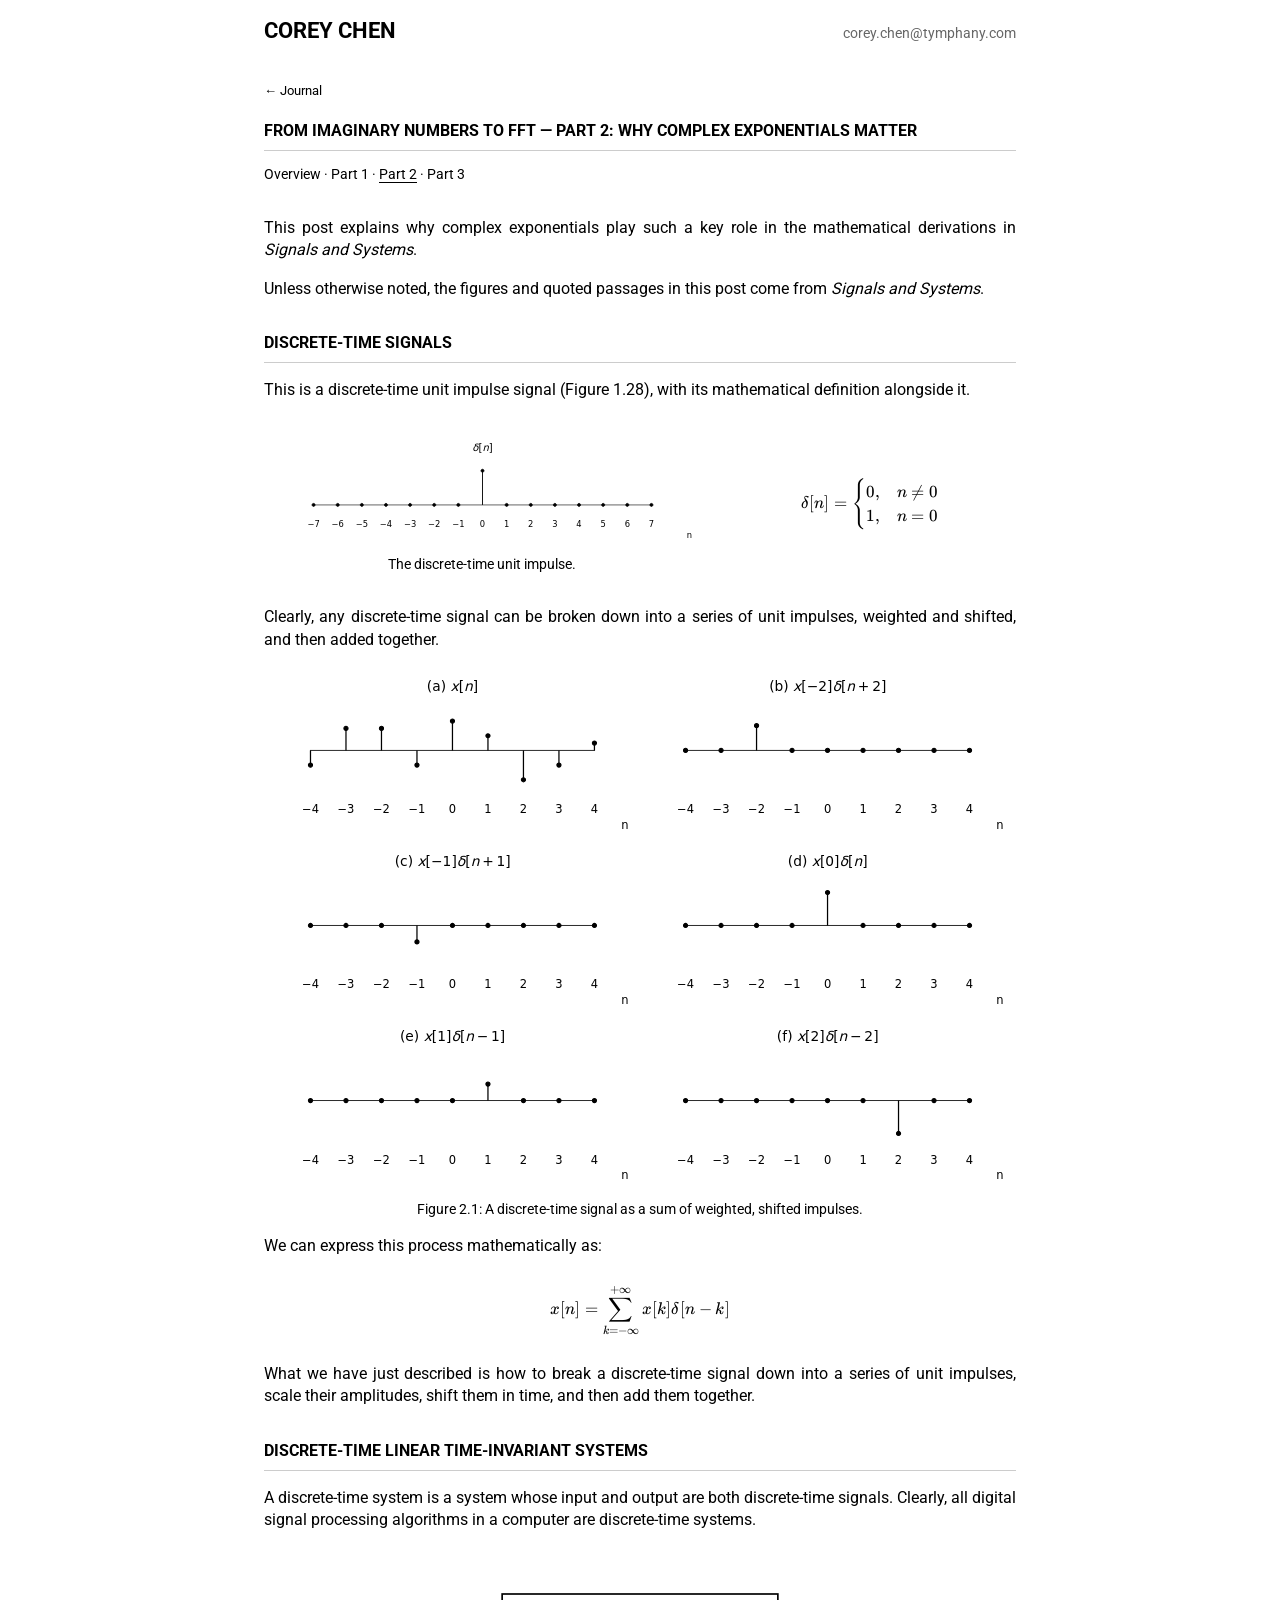
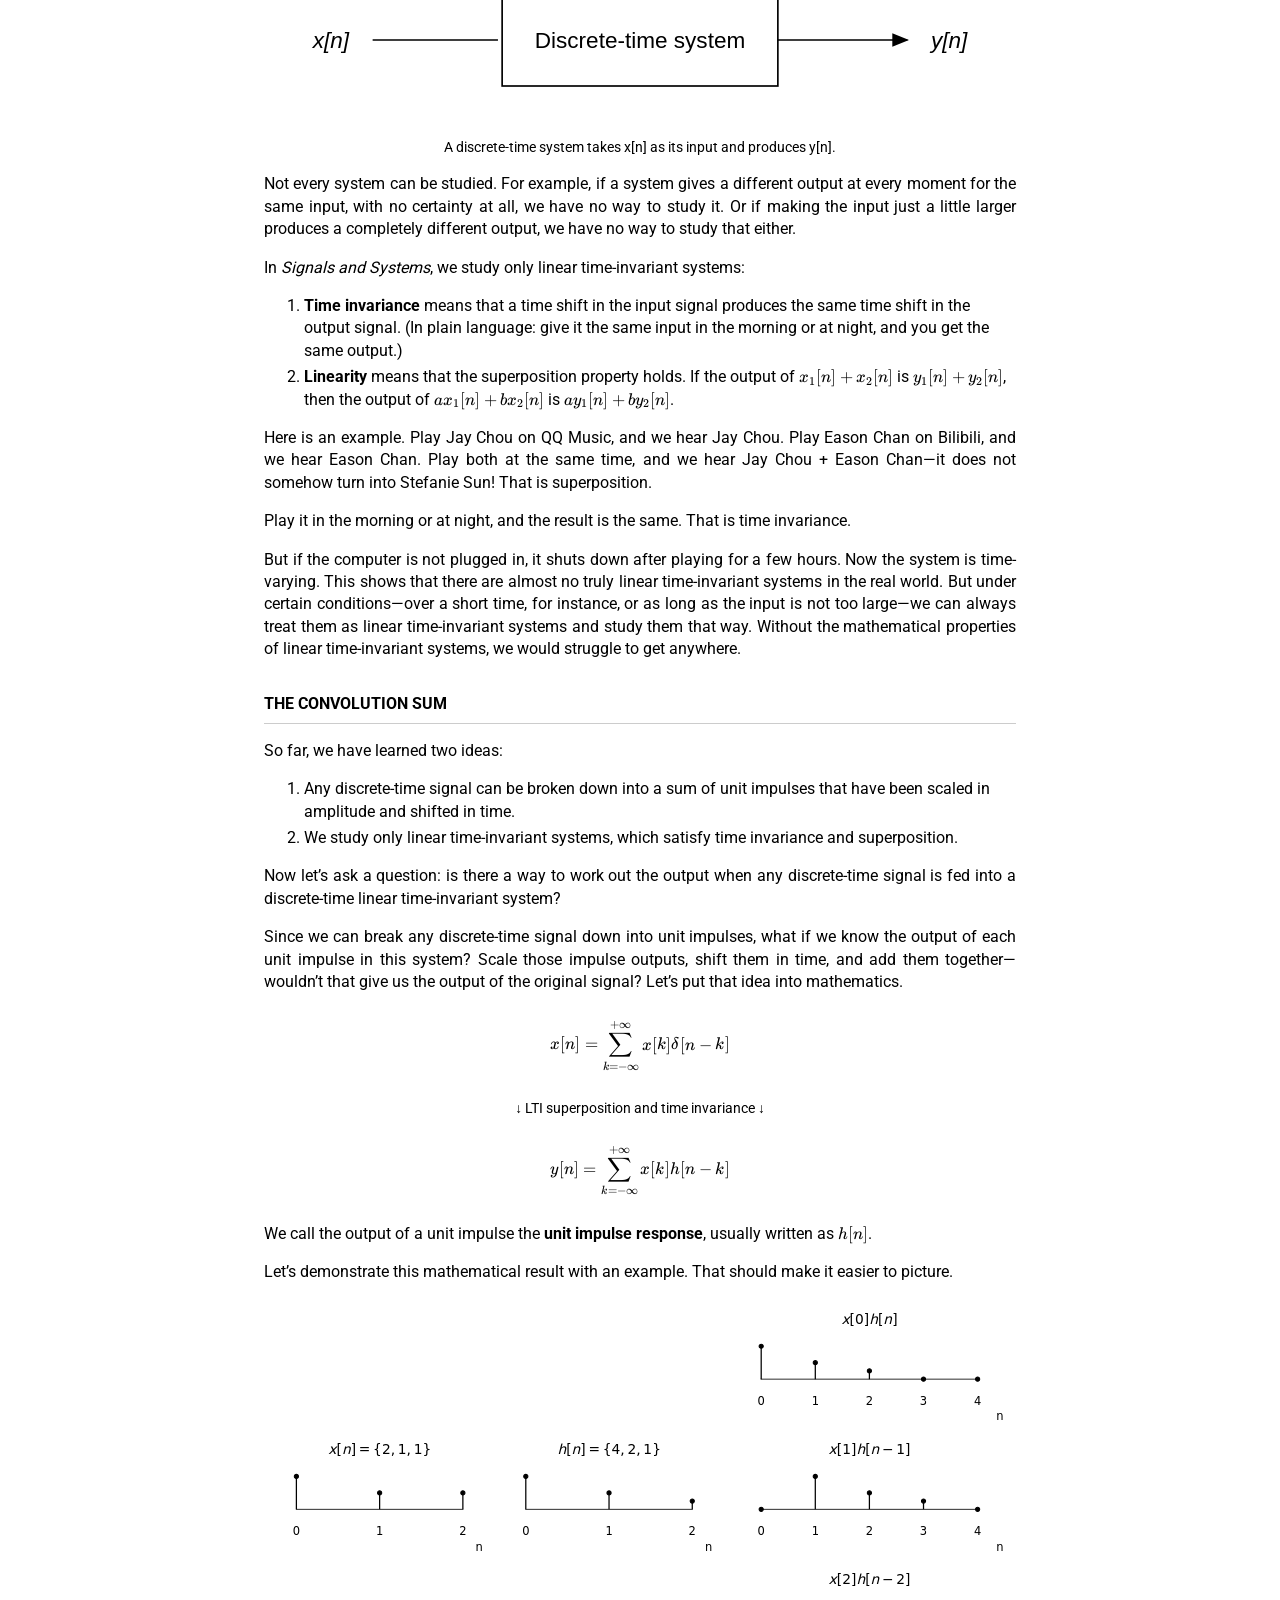
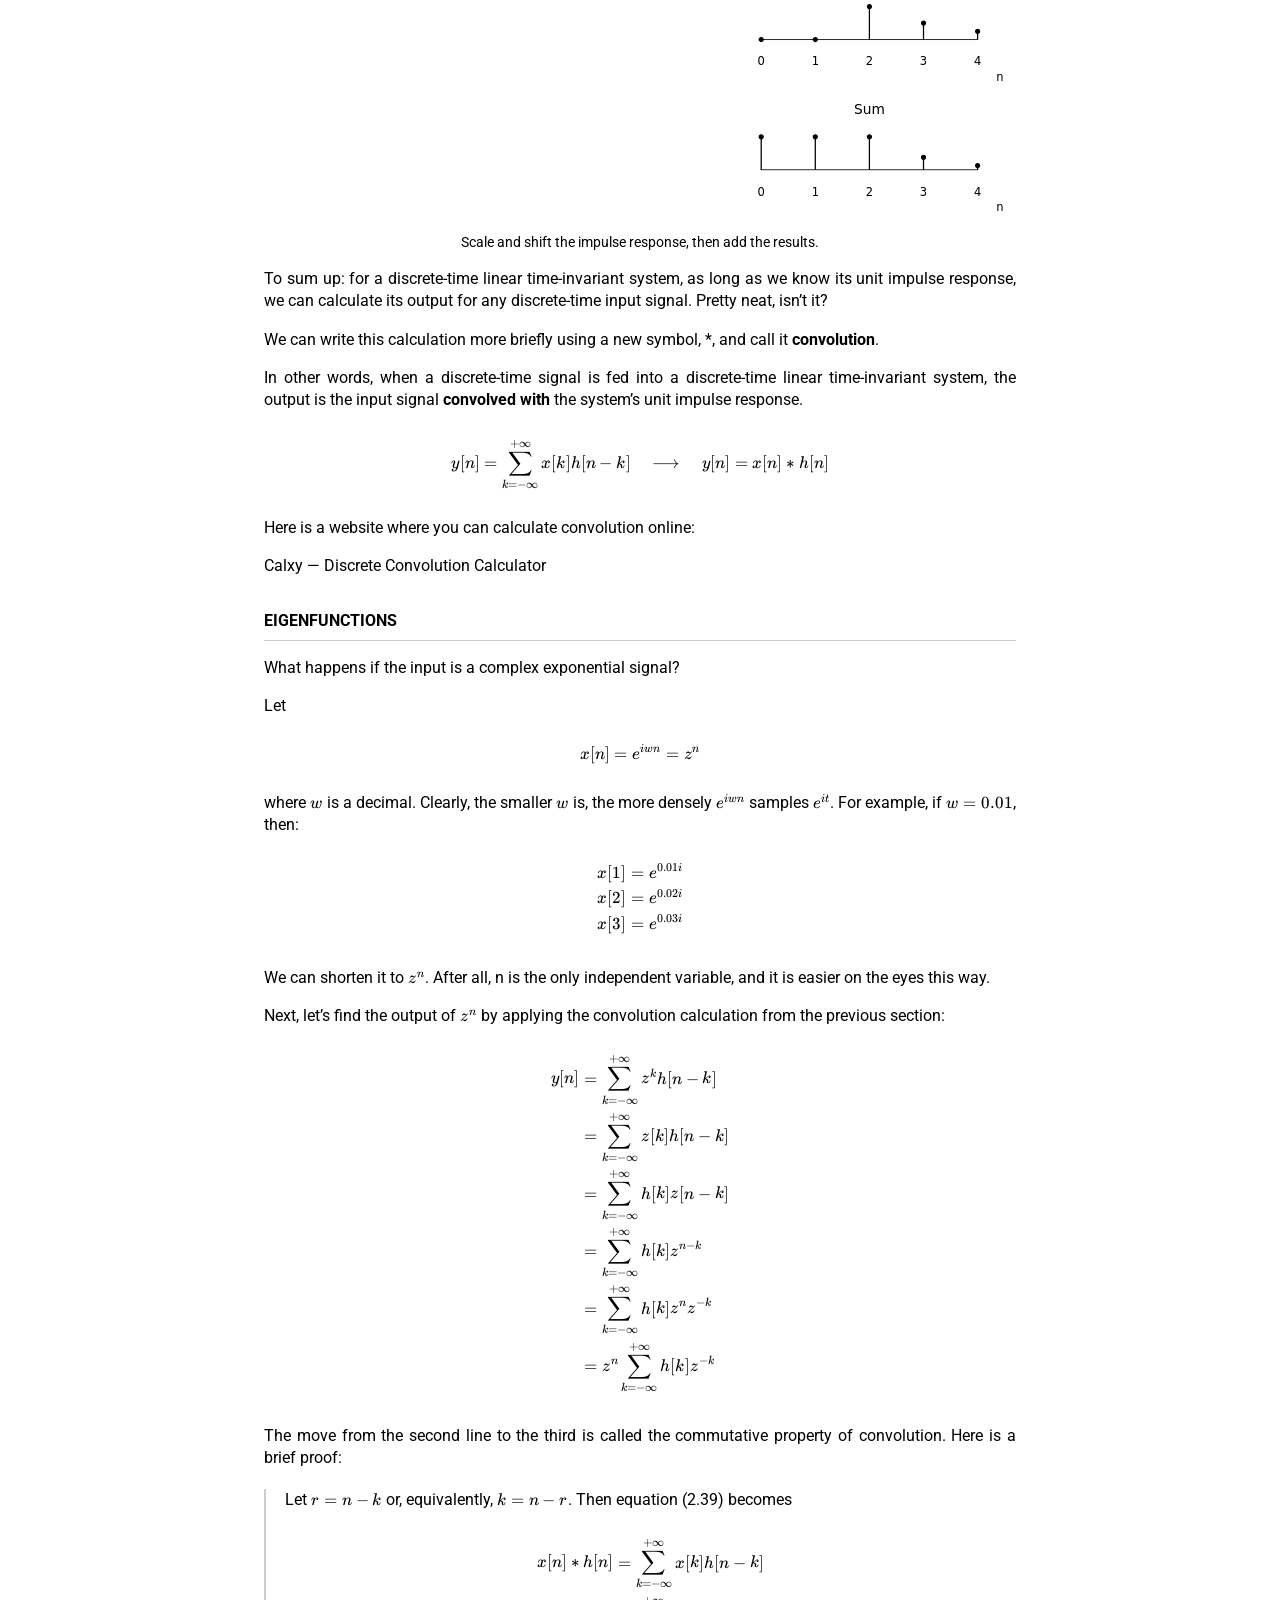
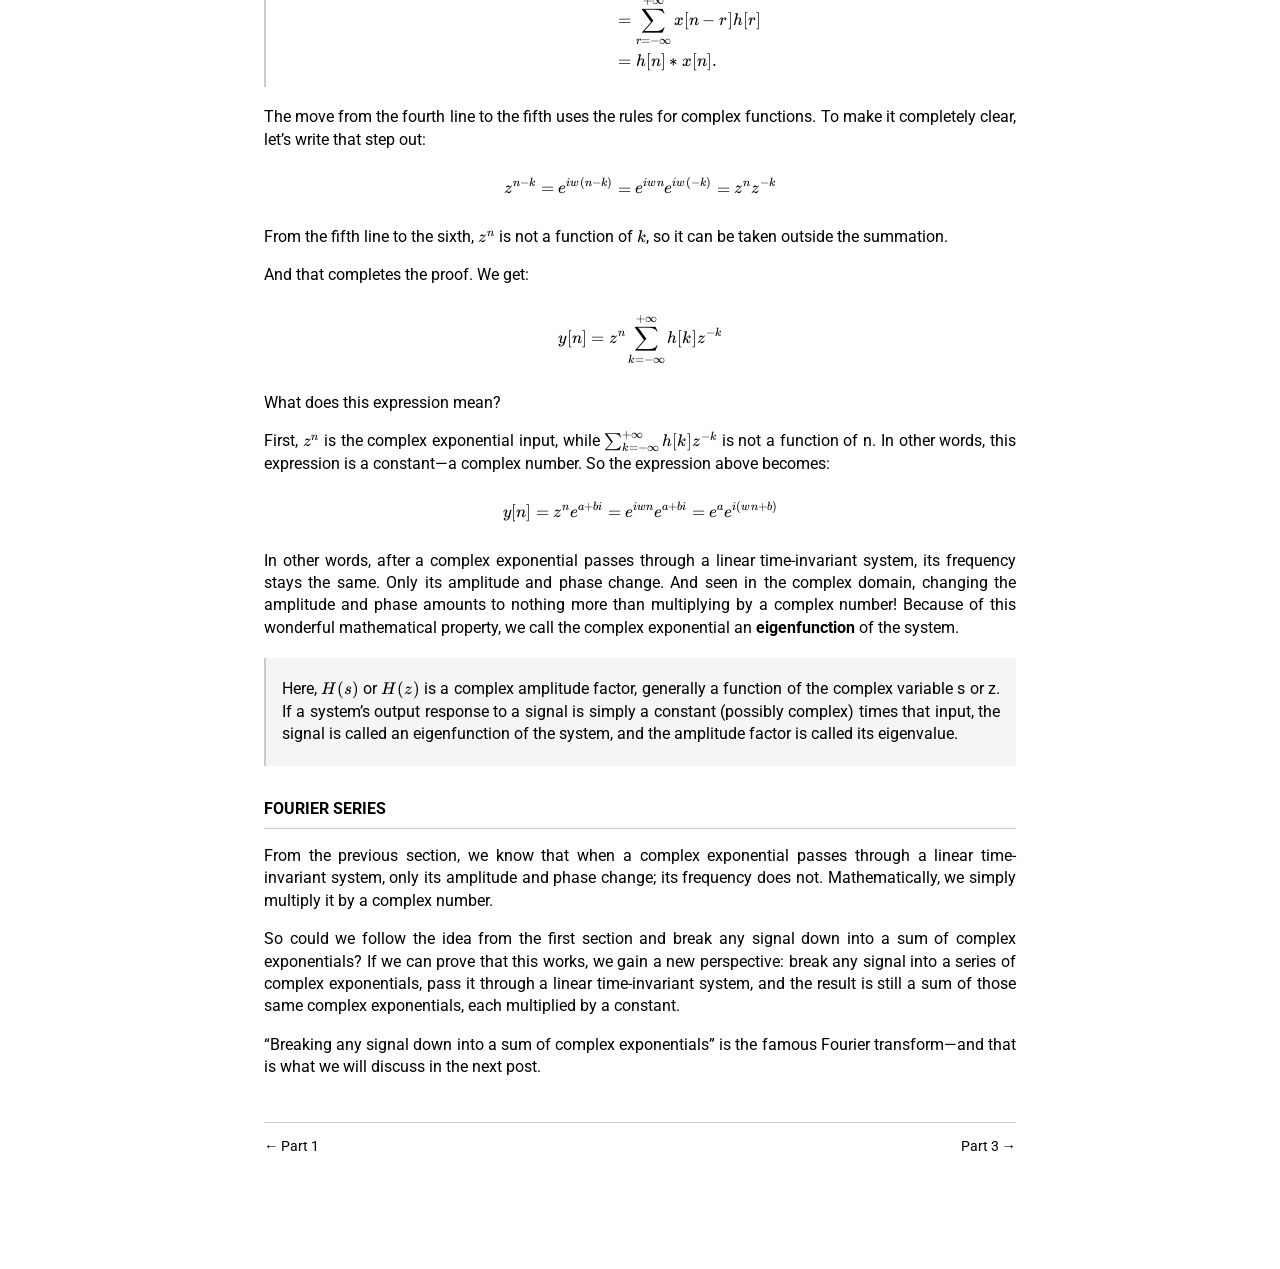
<file: articles/from-imaginary-numbers-to-fft/part-2.html>
<!doctype html>
<html lang="en">
<head>
<meta charset="utf-8">
<meta name="viewport" content="width=device-width, initial-scale=1">
<meta name="description" content="Unit impulses, linear time-invariant systems, convolution, and why complex exponentials make everything easier.">
<title>From Imaginary Numbers to FFT — Part 2: Why Complex Exponentials Matter — Corey Chen</title>
<link rel="stylesheet" href="../../style.css">
<link rel="stylesheet" href="../i2s-tdm/article.css">
<link rel="stylesheet" href="../../vendor/katex/katex.min.css">
<link rel="stylesheet" href="series.css">
<link rel="stylesheet" href="../../image-viewer.css">
<script src="../../image-viewer.js" defer></script>
</head>
<body class="article-page">
<header><a class="site-title" href="../../index.html">Corey Chen</a><a class="email" href="mailto:corey.chen@tymphany.com">corey.chen@tymphany.com</a></header>
<main><a class="back-link" href="../../index.html">← Journal</a>
<article>
<h1>From Imaginary Numbers to FFT — Part 2: Why Complex Exponentials Matter</h1>
<nav class="series-nav" aria-label="Series navigation"><a href="index.html">Overview</a> · <a href="part-1.html">Part 1</a> · <a href="part-2.html" aria-current="page">Part 2</a> · <a href="part-3.html">Part 3</a></nav>
<p>This post explains why complex exponentials play such a key role in the mathematical derivations in <cite>Signals and Systems</cite>.</p>
<p>Unless otherwise noted, the figures and quoted passages in this post come from <cite>Signals and Systems</cite>.</p>
<h2>Discrete-time signals</h2>
<p>This is a discrete-time unit impulse signal (Figure 1.28), with its mathematical definition alongside it.</p>
<div class="impulse-definition"><figure class="vector-diagram"><a class="figure-image" href="images/unit-impulse.svg" title="View full image"><img src="images/unit-impulse.svg" width="576" height="151" alt="The discrete-time unit impulse." loading="lazy"></a><figcaption>The discrete-time unit impulse.</figcaption></figure><div class="equation" tabindex="0" aria-label="Equation"><span class="katex-display"><span class="katex"><span class="katex-mathml"><math xmlns="http://www.w3.org/1998/Math/MathML" display="block"><semantics><mrow><mi>δ</mi><mo stretchy="false">[</mo><mi>n</mi><mo stretchy="false">]</mo><mo>=</mo><mrow><mo fence="true">{</mo><mtable rowspacing="0.36em" columnalign="left left" columnspacing="1em"><mtr><mtd><mstyle scriptlevel="0" displaystyle="false"><mrow><mn>0</mn><mo separator="true">,</mo></mrow></mstyle></mtd><mtd><mstyle scriptlevel="0" displaystyle="false"><mrow><mi>n</mi><mo mathvariant="normal">≠</mo><mn>0</mn></mrow></mstyle></mtd></mtr><mtr><mtd><mstyle scriptlevel="0" displaystyle="false"><mrow><mn>1</mn><mo separator="true">,</mo></mrow></mstyle></mtd><mtd><mstyle scriptlevel="0" displaystyle="false"><mrow><mi>n</mi><mo>=</mo><mn>0</mn></mrow></mstyle></mtd></mtr></mtable></mrow></mrow><annotation encoding="application/x-tex">\delta[n]=\begin{cases}0,&amp;n\ne0\\1,&amp;n=0\end{cases}</annotation></semantics></math></span><span class="katex-html" aria-hidden="true"><span class="base"><span class="strut" style="height:1em;vertical-align:-0.25em;"></span><span class="mord mathnormal" style="margin-right:0.03785em;">δ</span><span class="mopen">[</span><span class="mord mathnormal">n</span><span class="mclose">]</span><span class="mspace" style="margin-right:0.2778em;"></span><span class="mrel">=</span><span class="mspace" style="margin-right:0.2778em;"></span></span><span class="base"><span class="strut" style="height:3em;vertical-align:-1.25em;"></span><span class="minner"><span class="mopen delimcenter" style="top:0em;"><span class="delimsizing size4">{</span></span><span class="mord"><span class="mtable"><span class="col-align-l"><span class="vlist-t vlist-t2"><span class="vlist-r"><span class="vlist" style="height:1.69em;"><span style="top:-3.69em;"><span class="pstrut" style="height:3.008em;"></span><span class="mord"><span class="mord">0</span><span class="mpunct">,</span></span></span><span style="top:-2.25em;"><span class="pstrut" style="height:3.008em;"></span><span class="mord"><span class="mord">1</span><span class="mpunct">,</span></span></span></span><span class="vlist-s">​</span></span><span class="vlist-r"><span class="vlist" style="height:1.19em;"><span></span></span></span></span></span><span class="arraycolsep" style="width:1em;"></span><span class="col-align-l"><span class="vlist-t vlist-t2"><span class="vlist-r"><span class="vlist" style="height:1.69em;"><span style="top:-3.69em;"><span class="pstrut" style="height:3.008em;"></span><span class="mord"><span class="mord mathnormal">n</span><span class="mspace" style="margin-right:0.2778em;"></span><span class="mrel"><span class="mrel"><span class="mord vbox"><span class="thinbox"><span class="rlap"><span class="strut" style="height:0.8889em;vertical-align:-0.1944em;"></span><span class="inner"><span class="mord"><span class="mrel"></span></span></span><span class="fix"></span></span></span></span></span><span class="mrel">=</span></span><span class="mspace" style="margin-right:0.2778em;"></span><span class="mord">0</span></span></span><span style="top:-2.25em;"><span class="pstrut" style="height:3.008em;"></span><span class="mord"><span class="mord mathnormal">n</span><span class="mspace" style="margin-right:0.2778em;"></span><span class="mrel">=</span><span class="mspace" style="margin-right:0.2778em;"></span><span class="mord">0</span></span></span></span><span class="vlist-s">​</span></span><span class="vlist-r"><span class="vlist" style="height:1.19em;"><span></span></span></span></span></span></span></span><span class="mclose nulldelimiter"></span></span></span></span></span></span></div></div>
<p>Clearly, any discrete-time signal can be broken down into a series of unit impulses, weighted and shifted, and then added together.</p><figure class="vector-diagram"><a class="figure-image" href="images/impulse-decomposition.svg" title="View full image"><img src="images/impulse-decomposition.svg" width="720" height="504" alt="Figure 2.1: A discrete-time signal as a sum of weighted, shifted impulses." loading="lazy"></a><figcaption>Figure 2.1: A discrete-time signal as a sum of weighted, shifted impulses.</figcaption></figure><p>We can express this process mathematically as:</p><div class="equation" tabindex="0" aria-label="Equation"><span class="katex-display"><span class="katex"><span class="katex-mathml"><math xmlns="http://www.w3.org/1998/Math/MathML" display="block"><semantics><mrow><mi>x</mi><mo stretchy="false">[</mo><mi>n</mi><mo stretchy="false">]</mo><mo>=</mo><munderover><mo>∑</mo><mrow><mi>k</mi><mo>=</mo><mo>−</mo><mi mathvariant="normal">∞</mi></mrow><mrow><mo>+</mo><mi mathvariant="normal">∞</mi></mrow></munderover><mi>x</mi><mo stretchy="false">[</mo><mi>k</mi><mo stretchy="false">]</mo><mi>δ</mi><mo stretchy="false">[</mo><mi>n</mi><mo>−</mo><mi>k</mi><mo stretchy="false">]</mo></mrow><annotation encoding="application/x-tex">x[n]=\sum_{k=-\infty}^{+\infty}x[k]\delta[n-k]</annotation></semantics></math></span><span class="katex-html" aria-hidden="true"><span class="base"><span class="strut" style="height:1em;vertical-align:-0.25em;"></span><span class="mord mathnormal">x</span><span class="mopen">[</span><span class="mord mathnormal">n</span><span class="mclose">]</span><span class="mspace" style="margin-right:0.2778em;"></span><span class="mrel">=</span><span class="mspace" style="margin-right:0.2778em;"></span></span><span class="base"><span class="strut" style="height:3.1188em;vertical-align:-1.3604em;"></span><span class="mop op-limits"><span class="vlist-t vlist-t2"><span class="vlist-r"><span class="vlist" style="height:1.7583em;"><span style="top:-1.8479em;margin-left:0em;"><span class="pstrut" style="height:3.05em;"></span><span class="sizing reset-size6 size3 mtight"><span class="mord mtight"><span class="mord mathnormal mtight" style="margin-right:0.03148em;">k</span><span class="mrel mtight">=</span><span class="mord mtight">−</span><span class="mord mtight">∞</span></span></span></span><span style="top:-3.05em;"><span class="pstrut" style="height:3.05em;"></span><span><span class="mop op-symbol large-op">∑</span></span></span><span style="top:-4.3em;margin-left:0em;"><span class="pstrut" style="height:3.05em;"></span><span class="sizing reset-size6 size3 mtight"><span class="mord mtight"><span class="mord mtight">+</span><span class="mord mtight">∞</span></span></span></span></span><span class="vlist-s">​</span></span><span class="vlist-r"><span class="vlist" style="height:1.3604em;"><span></span></span></span></span></span><span class="mspace" style="margin-right:0.1667em;"></span><span class="mord mathnormal">x</span><span class="mopen">[</span><span class="mord mathnormal" style="margin-right:0.03148em;">k</span><span class="mclose">]</span><span class="mord mathnormal" style="margin-right:0.03785em;">δ</span><span class="mopen">[</span><span class="mord mathnormal">n</span><span class="mspace" style="margin-right:0.2222em;"></span><span class="mbin">−</span><span class="mspace" style="margin-right:0.2222em;"></span></span><span class="base"><span class="strut" style="height:1em;vertical-align:-0.25em;"></span><span class="mord mathnormal" style="margin-right:0.03148em;">k</span><span class="mclose">]</span></span></span></span></span></div><p>What we have just described is how to break a discrete-time signal down into a series of unit impulses, scale their amplitudes, shift them in time, and then add them together.</p>
<h2>Discrete-time linear time-invariant systems</h2>
<p>A discrete-time system is a system whose input and output are both discrete-time signals. Clearly, all digital signal processing algorithms in a computer are discrete-time systems.</p><figure class="vector-diagram"><a class="figure-image" href="images/discrete-time-system.svg" title="View full image"><img src="images/discrete-time-system.svg" width="900" height="220" alt="A discrete-time system takes x[n] as its input and produces y[n]." loading="lazy"></a><figcaption>A discrete-time system takes x[n] as its input and produces y[n].</figcaption></figure><p>Not every system can be studied. For example, if a system gives a different output at every moment for the same input, with no certainty at all, we have no way to study it. Or if making the input just a little larger produces a completely different output, we have no way to study that either.</p>
<p>In <cite>Signals and Systems</cite>, we study only linear time-invariant systems:</p>
<ol><li><strong>Time invariance</strong> means that a time shift in the input signal produces the same time shift in the output signal. (In plain language: give it the same input in the morning or at night, and you get the same output.)</li>
<li><strong>Linearity</strong> means that the superposition property holds. If the output of <span class="katex"><span class="katex-mathml"><math xmlns="http://www.w3.org/1998/Math/MathML"><semantics><mrow><msub><mi>x</mi><mn>1</mn></msub><mo stretchy="false">[</mo><mi>n</mi><mo stretchy="false">]</mo><mo>+</mo><msub><mi>x</mi><mn>2</mn></msub><mo stretchy="false">[</mo><mi>n</mi><mo stretchy="false">]</mo></mrow><annotation encoding="application/x-tex">x_1[n]+x_2[n]</annotation></semantics></math></span><span class="katex-html" aria-hidden="true"><span class="base"><span class="strut" style="height:1em;vertical-align:-0.25em;"></span><span class="mord"><span class="mord mathnormal">x</span><span class="msupsub"><span class="vlist-t vlist-t2"><span class="vlist-r"><span class="vlist" style="height:0.3011em;"><span style="top:-2.55em;margin-left:0em;margin-right:0.05em;"><span class="pstrut" style="height:2.7em;"></span><span class="sizing reset-size6 size3 mtight"><span class="mord mtight">1</span></span></span></span><span class="vlist-s">​</span></span><span class="vlist-r"><span class="vlist" style="height:0.15em;"><span></span></span></span></span></span></span><span class="mopen">[</span><span class="mord mathnormal">n</span><span class="mclose">]</span><span class="mspace" style="margin-right:0.2222em;"></span><span class="mbin">+</span><span class="mspace" style="margin-right:0.2222em;"></span></span><span class="base"><span class="strut" style="height:1em;vertical-align:-0.25em;"></span><span class="mord"><span class="mord mathnormal">x</span><span class="msupsub"><span class="vlist-t vlist-t2"><span class="vlist-r"><span class="vlist" style="height:0.3011em;"><span style="top:-2.55em;margin-left:0em;margin-right:0.05em;"><span class="pstrut" style="height:2.7em;"></span><span class="sizing reset-size6 size3 mtight"><span class="mord mtight">2</span></span></span></span><span class="vlist-s">​</span></span><span class="vlist-r"><span class="vlist" style="height:0.15em;"><span></span></span></span></span></span></span><span class="mopen">[</span><span class="mord mathnormal">n</span><span class="mclose">]</span></span></span></span> is <span class="katex"><span class="katex-mathml"><math xmlns="http://www.w3.org/1998/Math/MathML"><semantics><mrow><msub><mi>y</mi><mn>1</mn></msub><mo stretchy="false">[</mo><mi>n</mi><mo stretchy="false">]</mo><mo>+</mo><msub><mi>y</mi><mn>2</mn></msub><mo stretchy="false">[</mo><mi>n</mi><mo stretchy="false">]</mo></mrow><annotation encoding="application/x-tex">y_1[n]+y_2[n]</annotation></semantics></math></span><span class="katex-html" aria-hidden="true"><span class="base"><span class="strut" style="height:1em;vertical-align:-0.25em;"></span><span class="mord"><span class="mord mathnormal" style="margin-right:0.03588em;">y</span><span class="msupsub"><span class="vlist-t vlist-t2"><span class="vlist-r"><span class="vlist" style="height:0.3011em;"><span style="top:-2.55em;margin-left:-0.0359em;margin-right:0.05em;"><span class="pstrut" style="height:2.7em;"></span><span class="sizing reset-size6 size3 mtight"><span class="mord mtight">1</span></span></span></span><span class="vlist-s">​</span></span><span class="vlist-r"><span class="vlist" style="height:0.15em;"><span></span></span></span></span></span></span><span class="mopen">[</span><span class="mord mathnormal">n</span><span class="mclose">]</span><span class="mspace" style="margin-right:0.2222em;"></span><span class="mbin">+</span><span class="mspace" style="margin-right:0.2222em;"></span></span><span class="base"><span class="strut" style="height:1em;vertical-align:-0.25em;"></span><span class="mord"><span class="mord mathnormal" style="margin-right:0.03588em;">y</span><span class="msupsub"><span class="vlist-t vlist-t2"><span class="vlist-r"><span class="vlist" style="height:0.3011em;"><span style="top:-2.55em;margin-left:-0.0359em;margin-right:0.05em;"><span class="pstrut" style="height:2.7em;"></span><span class="sizing reset-size6 size3 mtight"><span class="mord mtight">2</span></span></span></span><span class="vlist-s">​</span></span><span class="vlist-r"><span class="vlist" style="height:0.15em;"><span></span></span></span></span></span></span><span class="mopen">[</span><span class="mord mathnormal">n</span><span class="mclose">]</span></span></span></span>, then the output of <span class="katex"><span class="katex-mathml"><math xmlns="http://www.w3.org/1998/Math/MathML"><semantics><mrow><mi>a</mi><msub><mi>x</mi><mn>1</mn></msub><mo stretchy="false">[</mo><mi>n</mi><mo stretchy="false">]</mo><mo>+</mo><mi>b</mi><msub><mi>x</mi><mn>2</mn></msub><mo stretchy="false">[</mo><mi>n</mi><mo stretchy="false">]</mo></mrow><annotation encoding="application/x-tex">ax_1[n]+bx_2[n]</annotation></semantics></math></span><span class="katex-html" aria-hidden="true"><span class="base"><span class="strut" style="height:1em;vertical-align:-0.25em;"></span><span class="mord mathnormal">a</span><span class="mord"><span class="mord mathnormal">x</span><span class="msupsub"><span class="vlist-t vlist-t2"><span class="vlist-r"><span class="vlist" style="height:0.3011em;"><span style="top:-2.55em;margin-left:0em;margin-right:0.05em;"><span class="pstrut" style="height:2.7em;"></span><span class="sizing reset-size6 size3 mtight"><span class="mord mtight">1</span></span></span></span><span class="vlist-s">​</span></span><span class="vlist-r"><span class="vlist" style="height:0.15em;"><span></span></span></span></span></span></span><span class="mopen">[</span><span class="mord mathnormal">n</span><span class="mclose">]</span><span class="mspace" style="margin-right:0.2222em;"></span><span class="mbin">+</span><span class="mspace" style="margin-right:0.2222em;"></span></span><span class="base"><span class="strut" style="height:1em;vertical-align:-0.25em;"></span><span class="mord mathnormal">b</span><span class="mord"><span class="mord mathnormal">x</span><span class="msupsub"><span class="vlist-t vlist-t2"><span class="vlist-r"><span class="vlist" style="height:0.3011em;"><span style="top:-2.55em;margin-left:0em;margin-right:0.05em;"><span class="pstrut" style="height:2.7em;"></span><span class="sizing reset-size6 size3 mtight"><span class="mord mtight">2</span></span></span></span><span class="vlist-s">​</span></span><span class="vlist-r"><span class="vlist" style="height:0.15em;"><span></span></span></span></span></span></span><span class="mopen">[</span><span class="mord mathnormal">n</span><span class="mclose">]</span></span></span></span> is <span class="katex"><span class="katex-mathml"><math xmlns="http://www.w3.org/1998/Math/MathML"><semantics><mrow><mi>a</mi><msub><mi>y</mi><mn>1</mn></msub><mo stretchy="false">[</mo><mi>n</mi><mo stretchy="false">]</mo><mo>+</mo><mi>b</mi><msub><mi>y</mi><mn>2</mn></msub><mo stretchy="false">[</mo><mi>n</mi><mo stretchy="false">]</mo></mrow><annotation encoding="application/x-tex">ay_1[n]+by_2[n]</annotation></semantics></math></span><span class="katex-html" aria-hidden="true"><span class="base"><span class="strut" style="height:1em;vertical-align:-0.25em;"></span><span class="mord mathnormal">a</span><span class="mord"><span class="mord mathnormal" style="margin-right:0.03588em;">y</span><span class="msupsub"><span class="vlist-t vlist-t2"><span class="vlist-r"><span class="vlist" style="height:0.3011em;"><span style="top:-2.55em;margin-left:-0.0359em;margin-right:0.05em;"><span class="pstrut" style="height:2.7em;"></span><span class="sizing reset-size6 size3 mtight"><span class="mord mtight">1</span></span></span></span><span class="vlist-s">​</span></span><span class="vlist-r"><span class="vlist" style="height:0.15em;"><span></span></span></span></span></span></span><span class="mopen">[</span><span class="mord mathnormal">n</span><span class="mclose">]</span><span class="mspace" style="margin-right:0.2222em;"></span><span class="mbin">+</span><span class="mspace" style="margin-right:0.2222em;"></span></span><span class="base"><span class="strut" style="height:1em;vertical-align:-0.25em;"></span><span class="mord mathnormal">b</span><span class="mord"><span class="mord mathnormal" style="margin-right:0.03588em;">y</span><span class="msupsub"><span class="vlist-t vlist-t2"><span class="vlist-r"><span class="vlist" style="height:0.3011em;"><span style="top:-2.55em;margin-left:-0.0359em;margin-right:0.05em;"><span class="pstrut" style="height:2.7em;"></span><span class="sizing reset-size6 size3 mtight"><span class="mord mtight">2</span></span></span></span><span class="vlist-s">​</span></span><span class="vlist-r"><span class="vlist" style="height:0.15em;"><span></span></span></span></span></span></span><span class="mopen">[</span><span class="mord mathnormal">n</span><span class="mclose">]</span></span></span></span>.</li></ol>
<p>Here is an example. Play Jay Chou on QQ Music, and we hear Jay Chou. Play Eason Chan on Bilibili, and we hear Eason Chan. Play both at the same time, and we hear Jay Chou + Eason Chan—it does not somehow turn into Stefanie Sun! That is superposition.</p>
<p>Play it in the morning or at night, and the result is the same. That is time invariance.</p>
<p>But if the computer is not plugged in, it shuts down after playing for a few hours. Now the system is time-varying. This shows that there are almost no truly linear time-invariant systems in the real world. But under certain conditions—over a short time, for instance, or as long as the input is not too large—we can always treat them as linear time-invariant systems and study them that way. Without the mathematical properties of linear time-invariant systems, we would struggle to get anywhere.</p>
<h2>The convolution sum</h2>
<p>So far, we have learned two ideas:</p>
<ol><li>Any discrete-time signal can be broken down into a sum of unit impulses that have been scaled in amplitude and shifted in time.</li><li>We study only linear time-invariant systems, which satisfy time invariance and superposition.</li></ol>
<p>Now let’s ask a question: is there a way to work out the output when any discrete-time signal is fed into a discrete-time linear time-invariant system?</p>
<p>Since we can break any discrete-time signal down into unit impulses, what if we know the output of each unit impulse in this system? Scale those impulse outputs, shift them in time, and add them together—wouldn’t that give us the output of the original signal? Let’s put that idea into mathematics.</p>
<div class="derivation-flow"><div class="equation" tabindex="0" aria-label="Equation"><span class="katex-display"><span class="katex"><span class="katex-mathml"><math xmlns="http://www.w3.org/1998/Math/MathML" display="block"><semantics><mrow><mi>x</mi><mo stretchy="false">[</mo><mi>n</mi><mo stretchy="false">]</mo><mo>=</mo><munderover><mo>∑</mo><mrow><mi>k</mi><mo>=</mo><mo>−</mo><mi mathvariant="normal">∞</mi></mrow><mrow><mo>+</mo><mi mathvariant="normal">∞</mi></mrow></munderover><mi>x</mi><mo stretchy="false">[</mo><mi>k</mi><mo stretchy="false">]</mo><mi>δ</mi><mo stretchy="false">[</mo><mi>n</mi><mo>−</mo><mi>k</mi><mo stretchy="false">]</mo></mrow><annotation encoding="application/x-tex">x[n]=\sum_{k=-\infty}^{+\infty}x[k]\delta[n-k]</annotation></semantics></math></span><span class="katex-html" aria-hidden="true"><span class="base"><span class="strut" style="height:1em;vertical-align:-0.25em;"></span><span class="mord mathnormal">x</span><span class="mopen">[</span><span class="mord mathnormal">n</span><span class="mclose">]</span><span class="mspace" style="margin-right:0.2778em;"></span><span class="mrel">=</span><span class="mspace" style="margin-right:0.2778em;"></span></span><span class="base"><span class="strut" style="height:3.1188em;vertical-align:-1.3604em;"></span><span class="mop op-limits"><span class="vlist-t vlist-t2"><span class="vlist-r"><span class="vlist" style="height:1.7583em;"><span style="top:-1.8479em;margin-left:0em;"><span class="pstrut" style="height:3.05em;"></span><span class="sizing reset-size6 size3 mtight"><span class="mord mtight"><span class="mord mathnormal mtight" style="margin-right:0.03148em;">k</span><span class="mrel mtight">=</span><span class="mord mtight">−</span><span class="mord mtight">∞</span></span></span></span><span style="top:-3.05em;"><span class="pstrut" style="height:3.05em;"></span><span><span class="mop op-symbol large-op">∑</span></span></span><span style="top:-4.3em;margin-left:0em;"><span class="pstrut" style="height:3.05em;"></span><span class="sizing reset-size6 size3 mtight"><span class="mord mtight"><span class="mord mtight">+</span><span class="mord mtight">∞</span></span></span></span></span><span class="vlist-s">​</span></span><span class="vlist-r"><span class="vlist" style="height:1.3604em;"><span></span></span></span></span></span><span class="mspace" style="margin-right:0.1667em;"></span><span class="mord mathnormal">x</span><span class="mopen">[</span><span class="mord mathnormal" style="margin-right:0.03148em;">k</span><span class="mclose">]</span><span class="mord mathnormal" style="margin-right:0.03785em;">δ</span><span class="mopen">[</span><span class="mord mathnormal">n</span><span class="mspace" style="margin-right:0.2222em;"></span><span class="mbin">−</span><span class="mspace" style="margin-right:0.2222em;"></span></span><span class="base"><span class="strut" style="height:1em;vertical-align:-0.25em;"></span><span class="mord mathnormal" style="margin-right:0.03148em;">k</span><span class="mclose">]</span></span></span></span></span></div><p>↓ LTI superposition and time invariance ↓</p><div class="equation" tabindex="0" aria-label="Equation"><span class="katex-display"><span class="katex"><span class="katex-mathml"><math xmlns="http://www.w3.org/1998/Math/MathML" display="block"><semantics><mrow><mi>y</mi><mo stretchy="false">[</mo><mi>n</mi><mo stretchy="false">]</mo><mo>=</mo><munderover><mo>∑</mo><mrow><mi>k</mi><mo>=</mo><mo>−</mo><mi mathvariant="normal">∞</mi></mrow><mrow><mo>+</mo><mi mathvariant="normal">∞</mi></mrow></munderover><mi>x</mi><mo stretchy="false">[</mo><mi>k</mi><mo stretchy="false">]</mo><mi>h</mi><mo stretchy="false">[</mo><mi>n</mi><mo>−</mo><mi>k</mi><mo stretchy="false">]</mo></mrow><annotation encoding="application/x-tex">y[n]=\sum_{k=-\infty}^{+\infty}x[k]h[n-k]</annotation></semantics></math></span><span class="katex-html" aria-hidden="true"><span class="base"><span class="strut" style="height:1em;vertical-align:-0.25em;"></span><span class="mord mathnormal" style="margin-right:0.03588em;">y</span><span class="mopen">[</span><span class="mord mathnormal">n</span><span class="mclose">]</span><span class="mspace" style="margin-right:0.2778em;"></span><span class="mrel">=</span><span class="mspace" style="margin-right:0.2778em;"></span></span><span class="base"><span class="strut" style="height:3.1188em;vertical-align:-1.3604em;"></span><span class="mop op-limits"><span class="vlist-t vlist-t2"><span class="vlist-r"><span class="vlist" style="height:1.7583em;"><span style="top:-1.8479em;margin-left:0em;"><span class="pstrut" style="height:3.05em;"></span><span class="sizing reset-size6 size3 mtight"><span class="mord mtight"><span class="mord mathnormal mtight" style="margin-right:0.03148em;">k</span><span class="mrel mtight">=</span><span class="mord mtight">−</span><span class="mord mtight">∞</span></span></span></span><span style="top:-3.05em;"><span class="pstrut" style="height:3.05em;"></span><span><span class="mop op-symbol large-op">∑</span></span></span><span style="top:-4.3em;margin-left:0em;"><span class="pstrut" style="height:3.05em;"></span><span class="sizing reset-size6 size3 mtight"><span class="mord mtight"><span class="mord mtight">+</span><span class="mord mtight">∞</span></span></span></span></span><span class="vlist-s">​</span></span><span class="vlist-r"><span class="vlist" style="height:1.3604em;"><span></span></span></span></span></span><span class="mspace" style="margin-right:0.1667em;"></span><span class="mord mathnormal">x</span><span class="mopen">[</span><span class="mord mathnormal" style="margin-right:0.03148em;">k</span><span class="mclose">]</span><span class="mord mathnormal">h</span><span class="mopen">[</span><span class="mord mathnormal">n</span><span class="mspace" style="margin-right:0.2222em;"></span><span class="mbin">−</span><span class="mspace" style="margin-right:0.2222em;"></span></span><span class="base"><span class="strut" style="height:1em;vertical-align:-0.25em;"></span><span class="mord mathnormal" style="margin-right:0.03148em;">k</span><span class="mclose">]</span></span></span></span></span></div></div>
<p>We call the output of a unit impulse the <strong>unit impulse response</strong>, usually written as <span class="katex"><span class="katex-mathml"><math xmlns="http://www.w3.org/1998/Math/MathML"><semantics><mrow><mi>h</mi><mo stretchy="false">[</mo><mi>n</mi><mo stretchy="false">]</mo></mrow><annotation encoding="application/x-tex">h[n]</annotation></semantics></math></span><span class="katex-html" aria-hidden="true"><span class="base"><span class="strut" style="height:1em;vertical-align:-0.25em;"></span><span class="mord mathnormal">h</span><span class="mopen">[</span><span class="mord mathnormal">n</span><span class="mclose">]</span></span></span></span>.</p>
<p>Let’s demonstrate this mathematical result with an example. That should make it easier to picture.</p><figure class="vector-diagram"><a class="figure-image" href="images/convolution-example.svg" title="View full image"><img src="images/convolution-example.svg" width="720" height="504" alt="Scale and shift the impulse response, then add the results." loading="lazy"></a><figcaption>Scale and shift the impulse response, then add the results.</figcaption></figure><p>To sum up: for a discrete-time linear time-invariant system, as long as we know its unit impulse response, we can calculate its output for any discrete-time input signal. Pretty neat, isn’t it?</p>
<p>We can write this calculation more briefly using a new symbol, *, and call it <strong>convolution</strong>.</p>
<p>In other words, when a discrete-time signal is fed into a discrete-time linear time-invariant system, the output is the input signal <strong>convolved with</strong> the system’s unit impulse response.</p><div class="equation" tabindex="0" aria-label="Equation"><span class="katex-display"><span class="katex"><span class="katex-mathml"><math xmlns="http://www.w3.org/1998/Math/MathML" display="block"><semantics><mrow><mi>y</mi><mo stretchy="false">[</mo><mi>n</mi><mo stretchy="false">]</mo><mo>=</mo><munderover><mo>∑</mo><mrow><mi>k</mi><mo>=</mo><mo>−</mo><mi mathvariant="normal">∞</mi></mrow><mrow><mo>+</mo><mi mathvariant="normal">∞</mi></mrow></munderover><mi>x</mi><mo stretchy="false">[</mo><mi>k</mi><mo stretchy="false">]</mo><mi>h</mi><mo stretchy="false">[</mo><mi>n</mi><mo>−</mo><mi>k</mi><mo stretchy="false">]</mo><mspace width="1em"/><mo>⟶</mo><mspace width="1em"/><mi>y</mi><mo stretchy="false">[</mo><mi>n</mi><mo stretchy="false">]</mo><mo>=</mo><mi>x</mi><mo stretchy="false">[</mo><mi>n</mi><mo stretchy="false">]</mo><mo>∗</mo><mi>h</mi><mo stretchy="false">[</mo><mi>n</mi><mo stretchy="false">]</mo></mrow><annotation encoding="application/x-tex">y[n]=\sum_{k=-\infty}^{+\infty}x[k]h[n-k]\quad\longrightarrow\quad y[n]=x[n]*h[n]</annotation></semantics></math></span><span class="katex-html" aria-hidden="true"><span class="base"><span class="strut" style="height:1em;vertical-align:-0.25em;"></span><span class="mord mathnormal" style="margin-right:0.03588em;">y</span><span class="mopen">[</span><span class="mord mathnormal">n</span><span class="mclose">]</span><span class="mspace" style="margin-right:0.2778em;"></span><span class="mrel">=</span><span class="mspace" style="margin-right:0.2778em;"></span></span><span class="base"><span class="strut" style="height:3.1188em;vertical-align:-1.3604em;"></span><span class="mop op-limits"><span class="vlist-t vlist-t2"><span class="vlist-r"><span class="vlist" style="height:1.7583em;"><span style="top:-1.8479em;margin-left:0em;"><span class="pstrut" style="height:3.05em;"></span><span class="sizing reset-size6 size3 mtight"><span class="mord mtight"><span class="mord mathnormal mtight" style="margin-right:0.03148em;">k</span><span class="mrel mtight">=</span><span class="mord mtight">−</span><span class="mord mtight">∞</span></span></span></span><span style="top:-3.05em;"><span class="pstrut" style="height:3.05em;"></span><span><span class="mop op-symbol large-op">∑</span></span></span><span style="top:-4.3em;margin-left:0em;"><span class="pstrut" style="height:3.05em;"></span><span class="sizing reset-size6 size3 mtight"><span class="mord mtight"><span class="mord mtight">+</span><span class="mord mtight">∞</span></span></span></span></span><span class="vlist-s">​</span></span><span class="vlist-r"><span class="vlist" style="height:1.3604em;"><span></span></span></span></span></span><span class="mspace" style="margin-right:0.1667em;"></span><span class="mord mathnormal">x</span><span class="mopen">[</span><span class="mord mathnormal" style="margin-right:0.03148em;">k</span><span class="mclose">]</span><span class="mord mathnormal">h</span><span class="mopen">[</span><span class="mord mathnormal">n</span><span class="mspace" style="margin-right:0.2222em;"></span><span class="mbin">−</span><span class="mspace" style="margin-right:0.2222em;"></span></span><span class="base"><span class="strut" style="height:1em;vertical-align:-0.25em;"></span><span class="mord mathnormal" style="margin-right:0.03148em;">k</span><span class="mclose">]</span><span class="mspace" style="margin-right:1em;"></span><span class="mspace" style="margin-right:0.2778em;"></span><span class="mrel">⟶</span><span class="mspace" style="margin-right:1em;"></span><span class="mspace" style="margin-right:0.2778em;"></span></span><span class="base"><span class="strut" style="height:1em;vertical-align:-0.25em;"></span><span class="mord mathnormal" style="margin-right:0.03588em;">y</span><span class="mopen">[</span><span class="mord mathnormal">n</span><span class="mclose">]</span><span class="mspace" style="margin-right:0.2778em;"></span><span class="mrel">=</span><span class="mspace" style="margin-right:0.2778em;"></span></span><span class="base"><span class="strut" style="height:1em;vertical-align:-0.25em;"></span><span class="mord mathnormal">x</span><span class="mopen">[</span><span class="mord mathnormal">n</span><span class="mclose">]</span><span class="mspace" style="margin-right:0.2222em;"></span><span class="mbin">∗</span><span class="mspace" style="margin-right:0.2222em;"></span></span><span class="base"><span class="strut" style="height:1em;vertical-align:-0.25em;"></span><span class="mord mathnormal">h</span><span class="mopen">[</span><span class="mord mathnormal">n</span><span class="mclose">]</span></span></span></span></span></div><p>Here is a website where you can calculate convolution online:</p>
<p><a href="https://www.calxy.net/math/convolution-calculator">Calxy — Discrete Convolution Calculator</a></p>
<h2>Eigenfunctions</h2>
<p>What happens if the input is a complex exponential signal?</p>
<p>Let</p><div class="equation" tabindex="0" aria-label="Equation"><span class="katex-display"><span class="katex"><span class="katex-mathml"><math xmlns="http://www.w3.org/1998/Math/MathML" display="block"><semantics><mrow><mi>x</mi><mo stretchy="false">[</mo><mi>n</mi><mo stretchy="false">]</mo><mo>=</mo><msup><mi>e</mi><mrow><mi>i</mi><mi>w</mi><mi>n</mi></mrow></msup><mo>=</mo><msup><mi>z</mi><mi>n</mi></msup></mrow><annotation encoding="application/x-tex">x[n]=e^{iwn}=z^n</annotation></semantics></math></span><span class="katex-html" aria-hidden="true"><span class="base"><span class="strut" style="height:1em;vertical-align:-0.25em;"></span><span class="mord mathnormal">x</span><span class="mopen">[</span><span class="mord mathnormal">n</span><span class="mclose">]</span><span class="mspace" style="margin-right:0.2778em;"></span><span class="mrel">=</span><span class="mspace" style="margin-right:0.2778em;"></span></span><span class="base"><span class="strut" style="height:0.8747em;"></span><span class="mord"><span class="mord mathnormal">e</span><span class="msupsub"><span class="vlist-t"><span class="vlist-r"><span class="vlist" style="height:0.8747em;"><span style="top:-3.113em;margin-right:0.05em;"><span class="pstrut" style="height:2.7em;"></span><span class="sizing reset-size6 size3 mtight"><span class="mord mtight"><span class="mord mathnormal mtight">i</span><span class="mord mathnormal mtight" style="margin-right:0.02691em;">w</span><span class="mord mathnormal mtight">n</span></span></span></span></span></span></span></span></span><span class="mspace" style="margin-right:0.2778em;"></span><span class="mrel">=</span><span class="mspace" style="margin-right:0.2778em;"></span></span><span class="base"><span class="strut" style="height:0.7144em;"></span><span class="mord"><span class="mord mathnormal" style="margin-right:0.04398em;">z</span><span class="msupsub"><span class="vlist-t"><span class="vlist-r"><span class="vlist" style="height:0.7144em;"><span style="top:-3.113em;margin-right:0.05em;"><span class="pstrut" style="height:2.7em;"></span><span class="sizing reset-size6 size3 mtight"><span class="mord mathnormal mtight">n</span></span></span></span></span></span></span></span></span></span></span></span></div><p>where <span class="katex"><span class="katex-mathml"><math xmlns="http://www.w3.org/1998/Math/MathML"><semantics><mrow><mi>w</mi></mrow><annotation encoding="application/x-tex">w</annotation></semantics></math></span><span class="katex-html" aria-hidden="true"><span class="base"><span class="strut" style="height:0.4306em;"></span><span class="mord mathnormal" style="margin-right:0.02691em;">w</span></span></span></span> is a decimal. Clearly, the smaller <span class="katex"><span class="katex-mathml"><math xmlns="http://www.w3.org/1998/Math/MathML"><semantics><mrow><mi>w</mi></mrow><annotation encoding="application/x-tex">w</annotation></semantics></math></span><span class="katex-html" aria-hidden="true"><span class="base"><span class="strut" style="height:0.4306em;"></span><span class="mord mathnormal" style="margin-right:0.02691em;">w</span></span></span></span> is, the more densely <span class="katex"><span class="katex-mathml"><math xmlns="http://www.w3.org/1998/Math/MathML"><semantics><mrow><msup><mi>e</mi><mrow><mi>i</mi><mi>w</mi><mi>n</mi></mrow></msup></mrow><annotation encoding="application/x-tex">e^{iwn}</annotation></semantics></math></span><span class="katex-html" aria-hidden="true"><span class="base"><span class="strut" style="height:0.8247em;"></span><span class="mord"><span class="mord mathnormal">e</span><span class="msupsub"><span class="vlist-t"><span class="vlist-r"><span class="vlist" style="height:0.8247em;"><span style="top:-3.063em;margin-right:0.05em;"><span class="pstrut" style="height:2.7em;"></span><span class="sizing reset-size6 size3 mtight"><span class="mord mtight"><span class="mord mathnormal mtight">i</span><span class="mord mathnormal mtight" style="margin-right:0.02691em;">w</span><span class="mord mathnormal mtight">n</span></span></span></span></span></span></span></span></span></span></span></span> samples <span class="katex"><span class="katex-mathml"><math xmlns="http://www.w3.org/1998/Math/MathML"><semantics><mrow><msup><mi>e</mi><mrow><mi>i</mi><mi>t</mi></mrow></msup></mrow><annotation encoding="application/x-tex">e^{it}</annotation></semantics></math></span><span class="katex-html" aria-hidden="true"><span class="base"><span class="strut" style="height:0.8247em;"></span><span class="mord"><span class="mord mathnormal">e</span><span class="msupsub"><span class="vlist-t"><span class="vlist-r"><span class="vlist" style="height:0.8247em;"><span style="top:-3.063em;margin-right:0.05em;"><span class="pstrut" style="height:2.7em;"></span><span class="sizing reset-size6 size3 mtight"><span class="mord mtight"><span class="mord mathnormal mtight">i</span><span class="mord mathnormal mtight">t</span></span></span></span></span></span></span></span></span></span></span></span>. For example, if <span class="katex"><span class="katex-mathml"><math xmlns="http://www.w3.org/1998/Math/MathML"><semantics><mrow><mi>w</mi><mo>=</mo><mn>0.01</mn></mrow><annotation encoding="application/x-tex">w=0.01</annotation></semantics></math></span><span class="katex-html" aria-hidden="true"><span class="base"><span class="strut" style="height:0.4306em;"></span><span class="mord mathnormal" style="margin-right:0.02691em;">w</span><span class="mspace" style="margin-right:0.2778em;"></span><span class="mrel">=</span><span class="mspace" style="margin-right:0.2778em;"></span></span><span class="base"><span class="strut" style="height:0.6444em;"></span><span class="mord">0.01</span></span></span></span>, then:</p><div class="equation" tabindex="0" aria-label="Equation"><span class="katex-display"><span class="katex"><span class="katex-mathml"><math xmlns="http://www.w3.org/1998/Math/MathML" display="block"><semantics><mtable rowspacing="0.25em" columnalign="right left" columnspacing="0em"><mtr><mtd><mstyle scriptlevel="0" displaystyle="true"><mrow><mi>x</mi><mo stretchy="false">[</mo><mn>1</mn><mo stretchy="false">]</mo></mrow></mstyle></mtd><mtd><mstyle scriptlevel="0" displaystyle="true"><mrow><mrow></mrow><mo>=</mo><msup><mi>e</mi><mrow><mn>0.01</mn><mi>i</mi></mrow></msup></mrow></mstyle></mtd></mtr><mtr><mtd><mstyle scriptlevel="0" displaystyle="true"><mrow><mi>x</mi><mo stretchy="false">[</mo><mn>2</mn><mo stretchy="false">]</mo></mrow></mstyle></mtd><mtd><mstyle scriptlevel="0" displaystyle="true"><mrow><mrow></mrow><mo>=</mo><msup><mi>e</mi><mrow><mn>0.02</mn><mi>i</mi></mrow></msup></mrow></mstyle></mtd></mtr><mtr><mtd><mstyle scriptlevel="0" displaystyle="true"><mrow><mi>x</mi><mo stretchy="false">[</mo><mn>3</mn><mo stretchy="false">]</mo></mrow></mstyle></mtd><mtd><mstyle scriptlevel="0" displaystyle="true"><mrow><mrow></mrow><mo>=</mo><msup><mi>e</mi><mrow><mn>0.03</mn><mi>i</mi></mrow></msup></mrow></mstyle></mtd></mtr></mtable><annotation encoding="application/x-tex">\begin{aligned}x[1]&amp;=e^{0.01i}\\x[2]&amp;=e^{0.02i}\\x[3]&amp;=e^{0.03i}\end{aligned}</annotation></semantics></math></span><span class="katex-html" aria-hidden="true"><span class="base"><span class="strut" style="height:4.604em;vertical-align:-2.052em;"></span><span class="mord"><span class="mtable"><span class="col-align-r"><span class="vlist-t vlist-t2"><span class="vlist-r"><span class="vlist" style="height:2.552em;"><span style="top:-4.6773em;"><span class="pstrut" style="height:3em;"></span><span class="mord"><span class="mord mathnormal">x</span><span class="mopen">[</span><span class="mord">1</span><span class="mclose">]</span></span></span><span style="top:-3.1427em;"><span class="pstrut" style="height:3em;"></span><span class="mord"><span class="mord mathnormal">x</span><span class="mopen">[</span><span class="mord">2</span><span class="mclose">]</span></span></span><span style="top:-1.608em;"><span class="pstrut" style="height:3em;"></span><span class="mord"><span class="mord mathnormal">x</span><span class="mopen">[</span><span class="mord">3</span><span class="mclose">]</span></span></span></span><span class="vlist-s">​</span></span><span class="vlist-r"><span class="vlist" style="height:2.052em;"><span></span></span></span></span></span><span class="col-align-l"><span class="vlist-t vlist-t2"><span class="vlist-r"><span class="vlist" style="height:2.552em;"><span style="top:-4.6773em;"><span class="pstrut" style="height:3em;"></span><span class="mord"><span class="mord"></span><span class="mspace" style="margin-right:0.2778em;"></span><span class="mrel">=</span><span class="mspace" style="margin-right:0.2778em;"></span><span class="mord"><span class="mord mathnormal">e</span><span class="msupsub"><span class="vlist-t"><span class="vlist-r"><span class="vlist" style="height:0.8747em;"><span style="top:-3.113em;margin-right:0.05em;"><span class="pstrut" style="height:2.7em;"></span><span class="sizing reset-size6 size3 mtight"><span class="mord mtight"><span class="mord mtight">0.01</span><span class="mord mathnormal mtight">i</span></span></span></span></span></span></span></span></span></span></span><span style="top:-3.1427em;"><span class="pstrut" style="height:3em;"></span><span class="mord"><span class="mord"></span><span class="mspace" style="margin-right:0.2778em;"></span><span class="mrel">=</span><span class="mspace" style="margin-right:0.2778em;"></span><span class="mord"><span class="mord mathnormal">e</span><span class="msupsub"><span class="vlist-t"><span class="vlist-r"><span class="vlist" style="height:0.8747em;"><span style="top:-3.113em;margin-right:0.05em;"><span class="pstrut" style="height:2.7em;"></span><span class="sizing reset-size6 size3 mtight"><span class="mord mtight"><span class="mord mtight">0.02</span><span class="mord mathnormal mtight">i</span></span></span></span></span></span></span></span></span></span></span><span style="top:-1.608em;"><span class="pstrut" style="height:3em;"></span><span class="mord"><span class="mord"></span><span class="mspace" style="margin-right:0.2778em;"></span><span class="mrel">=</span><span class="mspace" style="margin-right:0.2778em;"></span><span class="mord"><span class="mord mathnormal">e</span><span class="msupsub"><span class="vlist-t"><span class="vlist-r"><span class="vlist" style="height:0.8747em;"><span style="top:-3.113em;margin-right:0.05em;"><span class="pstrut" style="height:2.7em;"></span><span class="sizing reset-size6 size3 mtight"><span class="mord mtight"><span class="mord mtight">0.03</span><span class="mord mathnormal mtight">i</span></span></span></span></span></span></span></span></span></span></span></span><span class="vlist-s">​</span></span><span class="vlist-r"><span class="vlist" style="height:2.052em;"><span></span></span></span></span></span></span></span></span></span></span></span></div><p>We can shorten it to <span class="katex"><span class="katex-mathml"><math xmlns="http://www.w3.org/1998/Math/MathML"><semantics><mrow><msup><mi>z</mi><mi>n</mi></msup></mrow><annotation encoding="application/x-tex">z^n</annotation></semantics></math></span><span class="katex-html" aria-hidden="true"><span class="base"><span class="strut" style="height:0.6644em;"></span><span class="mord"><span class="mord mathnormal" style="margin-right:0.04398em;">z</span><span class="msupsub"><span class="vlist-t"><span class="vlist-r"><span class="vlist" style="height:0.6644em;"><span style="top:-3.063em;margin-right:0.05em;"><span class="pstrut" style="height:2.7em;"></span><span class="sizing reset-size6 size3 mtight"><span class="mord mathnormal mtight">n</span></span></span></span></span></span></span></span></span></span></span>. After all, n is the only independent variable, and it is easier on the eyes this way.</p>
<p>Next, let’s find the output of <span class="katex"><span class="katex-mathml"><math xmlns="http://www.w3.org/1998/Math/MathML"><semantics><mrow><msup><mi>z</mi><mi>n</mi></msup></mrow><annotation encoding="application/x-tex">z^n</annotation></semantics></math></span><span class="katex-html" aria-hidden="true"><span class="base"><span class="strut" style="height:0.6644em;"></span><span class="mord"><span class="mord mathnormal" style="margin-right:0.04398em;">z</span><span class="msupsub"><span class="vlist-t"><span class="vlist-r"><span class="vlist" style="height:0.6644em;"><span style="top:-3.063em;margin-right:0.05em;"><span class="pstrut" style="height:2.7em;"></span><span class="sizing reset-size6 size3 mtight"><span class="mord mathnormal mtight">n</span></span></span></span></span></span></span></span></span></span></span> by applying the convolution calculation from the previous section:</p><div class="equation" tabindex="0" aria-label="Equation"><span class="katex-display"><span class="katex"><span class="katex-mathml"><math xmlns="http://www.w3.org/1998/Math/MathML" display="block"><semantics><mtable rowspacing="0.25em" columnalign="right left" columnspacing="0em"><mtr><mtd><mstyle scriptlevel="0" displaystyle="true"><mrow><mi>y</mi><mo stretchy="false">[</mo><mi>n</mi><mo stretchy="false">]</mo></mrow></mstyle></mtd><mtd><mstyle scriptlevel="0" displaystyle="true"><mrow><mrow></mrow><mo>=</mo><munderover><mo>∑</mo><mrow><mi>k</mi><mo>=</mo><mo>−</mo><mi mathvariant="normal">∞</mi></mrow><mrow><mo>+</mo><mi mathvariant="normal">∞</mi></mrow></munderover><msup><mi>z</mi><mi>k</mi></msup><mi>h</mi><mo stretchy="false">[</mo><mi>n</mi><mo>−</mo><mi>k</mi><mo stretchy="false">]</mo></mrow></mstyle></mtd></mtr><mtr><mtd><mstyle scriptlevel="0" displaystyle="true"><mrow></mrow></mstyle></mtd><mtd><mstyle scriptlevel="0" displaystyle="true"><mrow><mrow></mrow><mo>=</mo><munderover><mo>∑</mo><mrow><mi>k</mi><mo>=</mo><mo>−</mo><mi mathvariant="normal">∞</mi></mrow><mrow><mo>+</mo><mi mathvariant="normal">∞</mi></mrow></munderover><mi>z</mi><mo stretchy="false">[</mo><mi>k</mi><mo stretchy="false">]</mo><mi>h</mi><mo stretchy="false">[</mo><mi>n</mi><mo>−</mo><mi>k</mi><mo stretchy="false">]</mo></mrow></mstyle></mtd></mtr><mtr><mtd><mstyle scriptlevel="0" displaystyle="true"><mrow></mrow></mstyle></mtd><mtd><mstyle scriptlevel="0" displaystyle="true"><mrow><mrow></mrow><mo>=</mo><munderover><mo>∑</mo><mrow><mi>k</mi><mo>=</mo><mo>−</mo><mi mathvariant="normal">∞</mi></mrow><mrow><mo>+</mo><mi mathvariant="normal">∞</mi></mrow></munderover><mi>h</mi><mo stretchy="false">[</mo><mi>k</mi><mo stretchy="false">]</mo><mi>z</mi><mo stretchy="false">[</mo><mi>n</mi><mo>−</mo><mi>k</mi><mo stretchy="false">]</mo></mrow></mstyle></mtd></mtr><mtr><mtd><mstyle scriptlevel="0" displaystyle="true"><mrow></mrow></mstyle></mtd><mtd><mstyle scriptlevel="0" displaystyle="true"><mrow><mrow></mrow><mo>=</mo><munderover><mo>∑</mo><mrow><mi>k</mi><mo>=</mo><mo>−</mo><mi mathvariant="normal">∞</mi></mrow><mrow><mo>+</mo><mi mathvariant="normal">∞</mi></mrow></munderover><mi>h</mi><mo stretchy="false">[</mo><mi>k</mi><mo stretchy="false">]</mo><msup><mi>z</mi><mrow><mi>n</mi><mo>−</mo><mi>k</mi></mrow></msup></mrow></mstyle></mtd></mtr><mtr><mtd><mstyle scriptlevel="0" displaystyle="true"><mrow></mrow></mstyle></mtd><mtd><mstyle scriptlevel="0" displaystyle="true"><mrow><mrow></mrow><mo>=</mo><munderover><mo>∑</mo><mrow><mi>k</mi><mo>=</mo><mo>−</mo><mi mathvariant="normal">∞</mi></mrow><mrow><mo>+</mo><mi mathvariant="normal">∞</mi></mrow></munderover><mi>h</mi><mo stretchy="false">[</mo><mi>k</mi><mo stretchy="false">]</mo><msup><mi>z</mi><mi>n</mi></msup><msup><mi>z</mi><mrow><mo>−</mo><mi>k</mi></mrow></msup></mrow></mstyle></mtd></mtr><mtr><mtd><mstyle scriptlevel="0" displaystyle="true"><mrow></mrow></mstyle></mtd><mtd><mstyle scriptlevel="0" displaystyle="true"><mrow><mrow></mrow><mo>=</mo><msup><mi>z</mi><mi>n</mi></msup><munderover><mo>∑</mo><mrow><mi>k</mi><mo>=</mo><mo>−</mo><mi mathvariant="normal">∞</mi></mrow><mrow><mo>+</mo><mi mathvariant="normal">∞</mi></mrow></munderover><mi>h</mi><mo stretchy="false">[</mo><mi>k</mi><mo stretchy="false">]</mo><msup><mi>z</mi><mrow><mo>−</mo><mi>k</mi></mrow></msup></mrow></mstyle></mtd></mtr></mtable><annotation encoding="application/x-tex">\begin{aligned}y[n]&amp;=\sum_{k=-\infty}^{+\infty}z^kh[n-k]\\&amp;=\sum_{k=-\infty}^{+\infty}z[k]h[n-k]\\&amp;=\sum_{k=-\infty}^{+\infty}h[k]z[n-k]\\&amp;=\sum_{k=-\infty}^{+\infty}h[k]z^{n-k}\\&amp;=\sum_{k=-\infty}^{+\infty}h[k]z^nz^{-k}\\&amp;=z^n\sum_{k=-\infty}^{+\infty}h[k]z^{-k}\end{aligned}</annotation></semantics></math></span><span class="katex-html" aria-hidden="true"><span class="base"><span class="strut" style="height:20.5127em;vertical-align:-10.0063em;"></span><span class="mord"><span class="mtable"><span class="col-align-r"><span class="vlist-t vlist-t2"><span class="vlist-r"><span class="vlist" style="height:10.5063em;"><span style="top:-12.5063em;"><span class="pstrut" style="height:3.7583em;"></span><span class="mord"><span class="mord mathnormal" style="margin-right:0.03588em;">y</span><span class="mopen">[</span><span class="mord mathnormal">n</span><span class="mclose">]</span></span></span><span style="top:-9.0876em;"><span class="pstrut" style="height:3.7583em;"></span><span class="mord"></span></span><span style="top:-5.6688em;"><span class="pstrut" style="height:3.7583em;"></span><span class="mord"></span></span><span style="top:-2.25em;"><span class="pstrut" style="height:3.7583em;"></span><span class="mord"></span></span><span style="top:1.1688em;"><span class="pstrut" style="height:3.7583em;"></span><span class="mord"></span></span><span style="top:4.5876em;"><span class="pstrut" style="height:3.7583em;"></span><span class="mord"></span></span></span><span class="vlist-s">​</span></span><span class="vlist-r"><span class="vlist" style="height:10.0063em;"><span></span></span></span></span></span><span class="col-align-l"><span class="vlist-t vlist-t2"><span class="vlist-r"><span class="vlist" style="height:10.5063em;"><span style="top:-12.5063em;"><span class="pstrut" style="height:3.7583em;"></span><span class="mord"><span class="mord"></span><span class="mspace" style="margin-right:0.2778em;"></span><span class="mrel">=</span><span class="mspace" style="margin-right:0.2778em;"></span><span class="mop op-limits"><span class="vlist-t vlist-t2"><span class="vlist-r"><span class="vlist" style="height:1.7583em;"><span style="top:-1.8479em;margin-left:0em;"><span class="pstrut" style="height:3.05em;"></span><span class="sizing reset-size6 size3 mtight"><span class="mord mtight"><span class="mord mathnormal mtight" style="margin-right:0.03148em;">k</span><span class="mrel mtight">=</span><span class="mord mtight">−</span><span class="mord mtight">∞</span></span></span></span><span style="top:-3.05em;"><span class="pstrut" style="height:3.05em;"></span><span><span class="mop op-symbol large-op">∑</span></span></span><span style="top:-4.3em;margin-left:0em;"><span class="pstrut" style="height:3.05em;"></span><span class="sizing reset-size6 size3 mtight"><span class="mord mtight"><span class="mord mtight">+</span><span class="mord mtight">∞</span></span></span></span></span><span class="vlist-s">​</span></span><span class="vlist-r"><span class="vlist" style="height:1.3604em;"><span></span></span></span></span></span><span class="mspace" style="margin-right:0.1667em;"></span><span class="mord"><span class="mord mathnormal" style="margin-right:0.04398em;">z</span><span class="msupsub"><span class="vlist-t"><span class="vlist-r"><span class="vlist" style="height:0.8991em;"><span style="top:-3.113em;margin-right:0.05em;"><span class="pstrut" style="height:2.7em;"></span><span class="sizing reset-size6 size3 mtight"><span class="mord mathnormal mtight" style="margin-right:0.03148em;">k</span></span></span></span></span></span></span></span><span class="mord mathnormal">h</span><span class="mopen">[</span><span class="mord mathnormal">n</span><span class="mspace" style="margin-right:0.2222em;"></span><span class="mbin">−</span><span class="mspace" style="margin-right:0.2222em;"></span><span class="mord mathnormal" style="margin-right:0.03148em;">k</span><span class="mclose">]</span></span></span><span style="top:-9.0876em;"><span class="pstrut" style="height:3.7583em;"></span><span class="mord"><span class="mord"></span><span class="mspace" style="margin-right:0.2778em;"></span><span class="mrel">=</span><span class="mspace" style="margin-right:0.2778em;"></span><span class="mop op-limits"><span class="vlist-t vlist-t2"><span class="vlist-r"><span class="vlist" style="height:1.7583em;"><span style="top:-1.8479em;margin-left:0em;"><span class="pstrut" style="height:3.05em;"></span><span class="sizing reset-size6 size3 mtight"><span class="mord mtight"><span class="mord mathnormal mtight" style="margin-right:0.03148em;">k</span><span class="mrel mtight">=</span><span class="mord mtight">−</span><span class="mord mtight">∞</span></span></span></span><span style="top:-3.05em;"><span class="pstrut" style="height:3.05em;"></span><span><span class="mop op-symbol large-op">∑</span></span></span><span style="top:-4.3em;margin-left:0em;"><span class="pstrut" style="height:3.05em;"></span><span class="sizing reset-size6 size3 mtight"><span class="mord mtight"><span class="mord mtight">+</span><span class="mord mtight">∞</span></span></span></span></span><span class="vlist-s">​</span></span><span class="vlist-r"><span class="vlist" style="height:1.3604em;"><span></span></span></span></span></span><span class="mspace" style="margin-right:0.1667em;"></span><span class="mord mathnormal" style="margin-right:0.04398em;">z</span><span class="mopen">[</span><span class="mord mathnormal" style="margin-right:0.03148em;">k</span><span class="mclose">]</span><span class="mord mathnormal">h</span><span class="mopen">[</span><span class="mord mathnormal">n</span><span class="mspace" style="margin-right:0.2222em;"></span><span class="mbin">−</span><span class="mspace" style="margin-right:0.2222em;"></span><span class="mord mathnormal" style="margin-right:0.03148em;">k</span><span class="mclose">]</span></span></span><span style="top:-5.6688em;"><span class="pstrut" style="height:3.7583em;"></span><span class="mord"><span class="mord"></span><span class="mspace" style="margin-right:0.2778em;"></span><span class="mrel">=</span><span class="mspace" style="margin-right:0.2778em;"></span><span class="mop op-limits"><span class="vlist-t vlist-t2"><span class="vlist-r"><span class="vlist" style="height:1.7583em;"><span style="top:-1.8479em;margin-left:0em;"><span class="pstrut" style="height:3.05em;"></span><span class="sizing reset-size6 size3 mtight"><span class="mord mtight"><span class="mord mathnormal mtight" style="margin-right:0.03148em;">k</span><span class="mrel mtight">=</span><span class="mord mtight">−</span><span class="mord mtight">∞</span></span></span></span><span style="top:-3.05em;"><span class="pstrut" style="height:3.05em;"></span><span><span class="mop op-symbol large-op">∑</span></span></span><span style="top:-4.3em;margin-left:0em;"><span class="pstrut" style="height:3.05em;"></span><span class="sizing reset-size6 size3 mtight"><span class="mord mtight"><span class="mord mtight">+</span><span class="mord mtight">∞</span></span></span></span></span><span class="vlist-s">​</span></span><span class="vlist-r"><span class="vlist" style="height:1.3604em;"><span></span></span></span></span></span><span class="mspace" style="margin-right:0.1667em;"></span><span class="mord mathnormal">h</span><span class="mopen">[</span><span class="mord mathnormal" style="margin-right:0.03148em;">k</span><span class="mclose">]</span><span class="mord mathnormal" style="margin-right:0.04398em;">z</span><span class="mopen">[</span><span class="mord mathnormal">n</span><span class="mspace" style="margin-right:0.2222em;"></span><span class="mbin">−</span><span class="mspace" style="margin-right:0.2222em;"></span><span class="mord mathnormal" style="margin-right:0.03148em;">k</span><span class="mclose">]</span></span></span><span style="top:-2.25em;"><span class="pstrut" style="height:3.7583em;"></span><span class="mord"><span class="mord"></span><span class="mspace" style="margin-right:0.2778em;"></span><span class="mrel">=</span><span class="mspace" style="margin-right:0.2778em;"></span><span class="mop op-limits"><span class="vlist-t vlist-t2"><span class="vlist-r"><span class="vlist" style="height:1.7583em;"><span style="top:-1.8479em;margin-left:0em;"><span class="pstrut" style="height:3.05em;"></span><span class="sizing reset-size6 size3 mtight"><span class="mord mtight"><span class="mord mathnormal mtight" style="margin-right:0.03148em;">k</span><span class="mrel mtight">=</span><span class="mord mtight">−</span><span class="mord mtight">∞</span></span></span></span><span style="top:-3.05em;"><span class="pstrut" style="height:3.05em;"></span><span><span class="mop op-symbol large-op">∑</span></span></span><span style="top:-4.3em;margin-left:0em;"><span class="pstrut" style="height:3.05em;"></span><span class="sizing reset-size6 size3 mtight"><span class="mord mtight"><span class="mord mtight">+</span><span class="mord mtight">∞</span></span></span></span></span><span class="vlist-s">​</span></span><span class="vlist-r"><span class="vlist" style="height:1.3604em;"><span></span></span></span></span></span><span class="mspace" style="margin-right:0.1667em;"></span><span class="mord mathnormal">h</span><span class="mopen">[</span><span class="mord mathnormal" style="margin-right:0.03148em;">k</span><span class="mclose">]</span><span class="mord"><span class="mord mathnormal" style="margin-right:0.04398em;">z</span><span class="msupsub"><span class="vlist-t"><span class="vlist-r"><span class="vlist" style="height:0.8991em;"><span style="top:-3.113em;margin-right:0.05em;"><span class="pstrut" style="height:2.7em;"></span><span class="sizing reset-size6 size3 mtight"><span class="mord mtight"><span class="mord mathnormal mtight">n</span><span class="mbin mtight">−</span><span class="mord mathnormal mtight" style="margin-right:0.03148em;">k</span></span></span></span></span></span></span></span></span></span></span><span style="top:1.1688em;"><span class="pstrut" style="height:3.7583em;"></span><span class="mord"><span class="mord"></span><span class="mspace" style="margin-right:0.2778em;"></span><span class="mrel">=</span><span class="mspace" style="margin-right:0.2778em;"></span><span class="mop op-limits"><span class="vlist-t vlist-t2"><span class="vlist-r"><span class="vlist" style="height:1.7583em;"><span style="top:-1.8479em;margin-left:0em;"><span class="pstrut" style="height:3.05em;"></span><span class="sizing reset-size6 size3 mtight"><span class="mord mtight"><span class="mord mathnormal mtight" style="margin-right:0.03148em;">k</span><span class="mrel mtight">=</span><span class="mord mtight">−</span><span class="mord mtight">∞</span></span></span></span><span style="top:-3.05em;"><span class="pstrut" style="height:3.05em;"></span><span><span class="mop op-symbol large-op">∑</span></span></span><span style="top:-4.3em;margin-left:0em;"><span class="pstrut" style="height:3.05em;"></span><span class="sizing reset-size6 size3 mtight"><span class="mord mtight"><span class="mord mtight">+</span><span class="mord mtight">∞</span></span></span></span></span><span class="vlist-s">​</span></span><span class="vlist-r"><span class="vlist" style="height:1.3604em;"><span></span></span></span></span></span><span class="mspace" style="margin-right:0.1667em;"></span><span class="mord mathnormal">h</span><span class="mopen">[</span><span class="mord mathnormal" style="margin-right:0.03148em;">k</span><span class="mclose">]</span><span class="mord"><span class="mord mathnormal" style="margin-right:0.04398em;">z</span><span class="msupsub"><span class="vlist-t"><span class="vlist-r"><span class="vlist" style="height:0.7144em;"><span style="top:-3.113em;margin-right:0.05em;"><span class="pstrut" style="height:2.7em;"></span><span class="sizing reset-size6 size3 mtight"><span class="mord mathnormal mtight">n</span></span></span></span></span></span></span></span><span class="mord"><span class="mord mathnormal" style="margin-right:0.04398em;">z</span><span class="msupsub"><span class="vlist-t"><span class="vlist-r"><span class="vlist" style="height:0.8991em;"><span style="top:-3.113em;margin-right:0.05em;"><span class="pstrut" style="height:2.7em;"></span><span class="sizing reset-size6 size3 mtight"><span class="mord mtight"><span class="mord mtight">−</span><span class="mord mathnormal mtight" style="margin-right:0.03148em;">k</span></span></span></span></span></span></span></span></span></span></span><span style="top:4.5876em;"><span class="pstrut" style="height:3.7583em;"></span><span class="mord"><span class="mord"></span><span class="mspace" style="margin-right:0.2778em;"></span><span class="mrel">=</span><span class="mspace" style="margin-right:0.2778em;"></span><span class="mord"><span class="mord mathnormal" style="margin-right:0.04398em;">z</span><span class="msupsub"><span class="vlist-t"><span class="vlist-r"><span class="vlist" style="height:0.7144em;"><span style="top:-3.113em;margin-right:0.05em;"><span class="pstrut" style="height:2.7em;"></span><span class="sizing reset-size6 size3 mtight"><span class="mord mathnormal mtight">n</span></span></span></span></span></span></span></span><span class="mspace" style="margin-right:0.1667em;"></span><span class="mop op-limits"><span class="vlist-t vlist-t2"><span class="vlist-r"><span class="vlist" style="height:1.7583em;"><span style="top:-1.8479em;margin-left:0em;"><span class="pstrut" style="height:3.05em;"></span><span class="sizing reset-size6 size3 mtight"><span class="mord mtight"><span class="mord mathnormal mtight" style="margin-right:0.03148em;">k</span><span class="mrel mtight">=</span><span class="mord mtight">−</span><span class="mord mtight">∞</span></span></span></span><span style="top:-3.05em;"><span class="pstrut" style="height:3.05em;"></span><span><span class="mop op-symbol large-op">∑</span></span></span><span style="top:-4.3em;margin-left:0em;"><span class="pstrut" style="height:3.05em;"></span><span class="sizing reset-size6 size3 mtight"><span class="mord mtight"><span class="mord mtight">+</span><span class="mord mtight">∞</span></span></span></span></span><span class="vlist-s">​</span></span><span class="vlist-r"><span class="vlist" style="height:1.3604em;"><span></span></span></span></span></span><span class="mspace" style="margin-right:0.1667em;"></span><span class="mord mathnormal">h</span><span class="mopen">[</span><span class="mord mathnormal" style="margin-right:0.03148em;">k</span><span class="mclose">]</span><span class="mord"><span class="mord mathnormal" style="margin-right:0.04398em;">z</span><span class="msupsub"><span class="vlist-t"><span class="vlist-r"><span class="vlist" style="height:0.8991em;"><span style="top:-3.113em;margin-right:0.05em;"><span class="pstrut" style="height:2.7em;"></span><span class="sizing reset-size6 size3 mtight"><span class="mord mtight"><span class="mord mtight">−</span><span class="mord mathnormal mtight" style="margin-right:0.03148em;">k</span></span></span></span></span></span></span></span></span></span></span></span><span class="vlist-s">​</span></span><span class="vlist-r"><span class="vlist" style="height:10.0063em;"><span></span></span></span></span></span></span></span></span></span></span></span></div><p>The move from the second line to the third is called the commutative property of convolution. Here is a brief proof:</p>
<blockquote><p>Let <span class="katex"><span class="katex-mathml"><math xmlns="http://www.w3.org/1998/Math/MathML"><semantics><mrow><mi>r</mi><mo>=</mo><mi>n</mi><mo>−</mo><mi>k</mi></mrow><annotation encoding="application/x-tex">r=n-k</annotation></semantics></math></span><span class="katex-html" aria-hidden="true"><span class="base"><span class="strut" style="height:0.4306em;"></span><span class="mord mathnormal" style="margin-right:0.02778em;">r</span><span class="mspace" style="margin-right:0.2778em;"></span><span class="mrel">=</span><span class="mspace" style="margin-right:0.2778em;"></span></span><span class="base"><span class="strut" style="height:0.6667em;vertical-align:-0.0833em;"></span><span class="mord mathnormal">n</span><span class="mspace" style="margin-right:0.2222em;"></span><span class="mbin">−</span><span class="mspace" style="margin-right:0.2222em;"></span></span><span class="base"><span class="strut" style="height:0.6944em;"></span><span class="mord mathnormal" style="margin-right:0.03148em;">k</span></span></span></span> or, equivalently, <span class="katex"><span class="katex-mathml"><math xmlns="http://www.w3.org/1998/Math/MathML"><semantics><mrow><mi>k</mi><mo>=</mo><mi>n</mi><mo>−</mo><mi>r</mi></mrow><annotation encoding="application/x-tex">k=n-r</annotation></semantics></math></span><span class="katex-html" aria-hidden="true"><span class="base"><span class="strut" style="height:0.6944em;"></span><span class="mord mathnormal" style="margin-right:0.03148em;">k</span><span class="mspace" style="margin-right:0.2778em;"></span><span class="mrel">=</span><span class="mspace" style="margin-right:0.2778em;"></span></span><span class="base"><span class="strut" style="height:0.6667em;vertical-align:-0.0833em;"></span><span class="mord mathnormal">n</span><span class="mspace" style="margin-right:0.2222em;"></span><span class="mbin">−</span><span class="mspace" style="margin-right:0.2222em;"></span></span><span class="base"><span class="strut" style="height:0.4306em;"></span><span class="mord mathnormal" style="margin-right:0.02778em;">r</span></span></span></span>. Then equation (2.39) becomes</p><div class="equation" tabindex="0" aria-label="Equation"><span class="katex-display"><span class="katex"><span class="katex-mathml"><math xmlns="http://www.w3.org/1998/Math/MathML" display="block"><semantics><mtable rowspacing="0.25em" columnalign="right left" columnspacing="0em"><mtr><mtd><mstyle scriptlevel="0" displaystyle="true"><mrow><mi>x</mi><mo stretchy="false">[</mo><mi>n</mi><mo stretchy="false">]</mo><mo>∗</mo><mi>h</mi><mo stretchy="false">[</mo><mi>n</mi><mo stretchy="false">]</mo></mrow></mstyle></mtd><mtd><mstyle scriptlevel="0" displaystyle="true"><mrow><mrow></mrow><mo>=</mo><munderover><mo>∑</mo><mrow><mi>k</mi><mo>=</mo><mo>−</mo><mi mathvariant="normal">∞</mi></mrow><mrow><mo>+</mo><mi mathvariant="normal">∞</mi></mrow></munderover><mi>x</mi><mo stretchy="false">[</mo><mi>k</mi><mo stretchy="false">]</mo><mi>h</mi><mo stretchy="false">[</mo><mi>n</mi><mo>−</mo><mi>k</mi><mo stretchy="false">]</mo></mrow></mstyle></mtd></mtr><mtr><mtd><mstyle scriptlevel="0" displaystyle="true"><mrow></mrow></mstyle></mtd><mtd><mstyle scriptlevel="0" displaystyle="true"><mrow><mrow></mrow><mo>=</mo><munderover><mo>∑</mo><mrow><mi>r</mi><mo>=</mo><mo>−</mo><mi mathvariant="normal">∞</mi></mrow><mrow><mo>+</mo><mi mathvariant="normal">∞</mi></mrow></munderover><mi>x</mi><mo stretchy="false">[</mo><mi>n</mi><mo>−</mo><mi>r</mi><mo stretchy="false">]</mo><mi>h</mi><mo stretchy="false">[</mo><mi>r</mi><mo stretchy="false">]</mo></mrow></mstyle></mtd></mtr><mtr><mtd><mstyle scriptlevel="0" displaystyle="true"><mrow></mrow></mstyle></mtd><mtd><mstyle scriptlevel="0" displaystyle="true"><mrow><mrow></mrow><mo>=</mo><mi>h</mi><mo stretchy="false">[</mo><mi>n</mi><mo stretchy="false">]</mo><mo>∗</mo><mi>x</mi><mo stretchy="false">[</mo><mi>n</mi><mo stretchy="false">]</mo><mi mathvariant="normal">.</mi></mrow></mstyle></mtd></mtr></mtable><annotation encoding="application/x-tex">\begin{aligned}x[n]*h[n]&amp;=\sum_{k=-\infty}^{+\infty}x[k]h[n-k]\\&amp;=\sum_{r=-\infty}^{+\infty}x[n-r]h[r]\\&amp;=h[n]*x[n].\end{aligned}</annotation></semantics></math></span><span class="katex-html" aria-hidden="true"><span class="base"><span class="strut" style="height:8.2855em;vertical-align:-3.8927em;"></span><span class="mord"><span class="mtable"><span class="col-align-r"><span class="vlist-t vlist-t2"><span class="vlist-r"><span class="vlist" style="height:4.3927em;"><span style="top:-6.3927em;"><span class="pstrut" style="height:3.7583em;"></span><span class="mord"><span class="mord mathnormal">x</span><span class="mopen">[</span><span class="mord mathnormal">n</span><span class="mclose">]</span><span class="mspace" style="margin-right:0.2222em;"></span><span class="mbin">∗</span><span class="mspace" style="margin-right:0.2222em;"></span><span class="mord mathnormal">h</span><span class="mopen">[</span><span class="mord mathnormal">n</span><span class="mclose">]</span></span></span><span style="top:-2.9739em;"><span class="pstrut" style="height:3.7583em;"></span><span class="mord"></span></span><span style="top:-0.5256em;"><span class="pstrut" style="height:3.7583em;"></span><span class="mord"></span></span></span><span class="vlist-s">​</span></span><span class="vlist-r"><span class="vlist" style="height:3.8927em;"><span></span></span></span></span></span><span class="col-align-l"><span class="vlist-t vlist-t2"><span class="vlist-r"><span class="vlist" style="height:4.3927em;"><span style="top:-6.3927em;"><span class="pstrut" style="height:3.7583em;"></span><span class="mord"><span class="mord"></span><span class="mspace" style="margin-right:0.2778em;"></span><span class="mrel">=</span><span class="mspace" style="margin-right:0.2778em;"></span><span class="mop op-limits"><span class="vlist-t vlist-t2"><span class="vlist-r"><span class="vlist" style="height:1.7583em;"><span style="top:-1.8479em;margin-left:0em;"><span class="pstrut" style="height:3.05em;"></span><span class="sizing reset-size6 size3 mtight"><span class="mord mtight"><span class="mord mathnormal mtight" style="margin-right:0.03148em;">k</span><span class="mrel mtight">=</span><span class="mord mtight">−</span><span class="mord mtight">∞</span></span></span></span><span style="top:-3.05em;"><span class="pstrut" style="height:3.05em;"></span><span><span class="mop op-symbol large-op">∑</span></span></span><span style="top:-4.3em;margin-left:0em;"><span class="pstrut" style="height:3.05em;"></span><span class="sizing reset-size6 size3 mtight"><span class="mord mtight"><span class="mord mtight">+</span><span class="mord mtight">∞</span></span></span></span></span><span class="vlist-s">​</span></span><span class="vlist-r"><span class="vlist" style="height:1.3604em;"><span></span></span></span></span></span><span class="mspace" style="margin-right:0.1667em;"></span><span class="mord mathnormal">x</span><span class="mopen">[</span><span class="mord mathnormal" style="margin-right:0.03148em;">k</span><span class="mclose">]</span><span class="mord mathnormal">h</span><span class="mopen">[</span><span class="mord mathnormal">n</span><span class="mspace" style="margin-right:0.2222em;"></span><span class="mbin">−</span><span class="mspace" style="margin-right:0.2222em;"></span><span class="mord mathnormal" style="margin-right:0.03148em;">k</span><span class="mclose">]</span></span></span><span style="top:-2.9739em;"><span class="pstrut" style="height:3.7583em;"></span><span class="mord"><span class="mord"></span><span class="mspace" style="margin-right:0.2778em;"></span><span class="mrel">=</span><span class="mspace" style="margin-right:0.2778em;"></span><span class="mop op-limits"><span class="vlist-t vlist-t2"><span class="vlist-r"><span class="vlist" style="height:1.7583em;"><span style="top:-1.9em;margin-left:0em;"><span class="pstrut" style="height:3.05em;"></span><span class="sizing reset-size6 size3 mtight"><span class="mord mtight"><span class="mord mathnormal mtight" style="margin-right:0.02778em;">r</span><span class="mrel mtight">=</span><span class="mord mtight">−</span><span class="mord mtight">∞</span></span></span></span><span style="top:-3.05em;"><span class="pstrut" style="height:3.05em;"></span><span><span class="mop op-symbol large-op">∑</span></span></span><span style="top:-4.3em;margin-left:0em;"><span class="pstrut" style="height:3.05em;"></span><span class="sizing reset-size6 size3 mtight"><span class="mord mtight"><span class="mord mtight">+</span><span class="mord mtight">∞</span></span></span></span></span><span class="vlist-s">​</span></span><span class="vlist-r"><span class="vlist" style="height:1.3083em;"><span></span></span></span></span></span><span class="mspace" style="margin-right:0.1667em;"></span><span class="mord mathnormal">x</span><span class="mopen">[</span><span class="mord mathnormal">n</span><span class="mspace" style="margin-right:0.2222em;"></span><span class="mbin">−</span><span class="mspace" style="margin-right:0.2222em;"></span><span class="mord mathnormal" style="margin-right:0.02778em;">r</span><span class="mclose">]</span><span class="mord mathnormal">h</span><span class="mopen">[</span><span class="mord mathnormal" style="margin-right:0.02778em;">r</span><span class="mclose">]</span></span></span><span style="top:-0.5256em;"><span class="pstrut" style="height:3.7583em;"></span><span class="mord"><span class="mord"></span><span class="mspace" style="margin-right:0.2778em;"></span><span class="mrel">=</span><span class="mspace" style="margin-right:0.2778em;"></span><span class="mord mathnormal">h</span><span class="mopen">[</span><span class="mord mathnormal">n</span><span class="mclose">]</span><span class="mspace" style="margin-right:0.2222em;"></span><span class="mbin">∗</span><span class="mspace" style="margin-right:0.2222em;"></span><span class="mord mathnormal">x</span><span class="mopen">[</span><span class="mord mathnormal">n</span><span class="mclose">]</span><span class="mord">.</span></span></span></span><span class="vlist-s">​</span></span><span class="vlist-r"><span class="vlist" style="height:3.8927em;"><span></span></span></span></span></span></span></span></span></span></span></span></div></blockquote>
<p>The move from the fourth line to the fifth uses the rules for complex functions. To make it completely clear, let’s write that step out:</p><div class="equation" tabindex="0" aria-label="Equation"><span class="katex-display"><span class="katex"><span class="katex-mathml"><math xmlns="http://www.w3.org/1998/Math/MathML" display="block"><semantics><mrow><msup><mi>z</mi><mrow><mi>n</mi><mo>−</mo><mi>k</mi></mrow></msup><mo>=</mo><msup><mi>e</mi><mrow><mi>i</mi><mi>w</mi><mo stretchy="false">(</mo><mi>n</mi><mo>−</mo><mi>k</mi><mo stretchy="false">)</mo></mrow></msup><mo>=</mo><msup><mi>e</mi><mrow><mi>i</mi><mi>w</mi><mi>n</mi></mrow></msup><msup><mi>e</mi><mrow><mi>i</mi><mi>w</mi><mo stretchy="false">(</mo><mo>−</mo><mi>k</mi><mo stretchy="false">)</mo></mrow></msup><mo>=</mo><msup><mi>z</mi><mi>n</mi></msup><msup><mi>z</mi><mrow><mo>−</mo><mi>k</mi></mrow></msup></mrow><annotation encoding="application/x-tex">z^{n-k}=e^{iw(n-k)}=e^{iwn}e^{iw(-k)}=z^nz^{-k}</annotation></semantics></math></span><span class="katex-html" aria-hidden="true"><span class="base"><span class="strut" style="height:0.8991em;"></span><span class="mord"><span class="mord mathnormal" style="margin-right:0.04398em;">z</span><span class="msupsub"><span class="vlist-t"><span class="vlist-r"><span class="vlist" style="height:0.8991em;"><span style="top:-3.113em;margin-right:0.05em;"><span class="pstrut" style="height:2.7em;"></span><span class="sizing reset-size6 size3 mtight"><span class="mord mtight"><span class="mord mathnormal mtight">n</span><span class="mbin mtight">−</span><span class="mord mathnormal mtight" style="margin-right:0.03148em;">k</span></span></span></span></span></span></span></span></span><span class="mspace" style="margin-right:0.2778em;"></span><span class="mrel">=</span><span class="mspace" style="margin-right:0.2778em;"></span></span><span class="base"><span class="strut" style="height:0.938em;"></span><span class="mord"><span class="mord mathnormal">e</span><span class="msupsub"><span class="vlist-t"><span class="vlist-r"><span class="vlist" style="height:0.938em;"><span style="top:-3.113em;margin-right:0.05em;"><span class="pstrut" style="height:2.7em;"></span><span class="sizing reset-size6 size3 mtight"><span class="mord mtight"><span class="mord mathnormal mtight">i</span><span class="mord mathnormal mtight" style="margin-right:0.02691em;">w</span><span class="mopen mtight">(</span><span class="mord mathnormal mtight">n</span><span class="mbin mtight">−</span><span class="mord mathnormal mtight" style="margin-right:0.03148em;">k</span><span class="mclose mtight">)</span></span></span></span></span></span></span></span></span><span class="mspace" style="margin-right:0.2778em;"></span><span class="mrel">=</span><span class="mspace" style="margin-right:0.2778em;"></span></span><span class="base"><span class="strut" style="height:0.938em;"></span><span class="mord"><span class="mord mathnormal">e</span><span class="msupsub"><span class="vlist-t"><span class="vlist-r"><span class="vlist" style="height:0.8747em;"><span style="top:-3.113em;margin-right:0.05em;"><span class="pstrut" style="height:2.7em;"></span><span class="sizing reset-size6 size3 mtight"><span class="mord mtight"><span class="mord mathnormal mtight">i</span><span class="mord mathnormal mtight" style="margin-right:0.02691em;">w</span><span class="mord mathnormal mtight">n</span></span></span></span></span></span></span></span></span><span class="mord"><span class="mord mathnormal">e</span><span class="msupsub"><span class="vlist-t"><span class="vlist-r"><span class="vlist" style="height:0.938em;"><span style="top:-3.113em;margin-right:0.05em;"><span class="pstrut" style="height:2.7em;"></span><span class="sizing reset-size6 size3 mtight"><span class="mord mtight"><span class="mord mathnormal mtight">i</span><span class="mord mathnormal mtight" style="margin-right:0.02691em;">w</span><span class="mopen mtight">(</span><span class="mord mtight">−</span><span class="mord mathnormal mtight" style="margin-right:0.03148em;">k</span><span class="mclose mtight">)</span></span></span></span></span></span></span></span></span><span class="mspace" style="margin-right:0.2778em;"></span><span class="mrel">=</span><span class="mspace" style="margin-right:0.2778em;"></span></span><span class="base"><span class="strut" style="height:0.8991em;"></span><span class="mord"><span class="mord mathnormal" style="margin-right:0.04398em;">z</span><span class="msupsub"><span class="vlist-t"><span class="vlist-r"><span class="vlist" style="height:0.7144em;"><span style="top:-3.113em;margin-right:0.05em;"><span class="pstrut" style="height:2.7em;"></span><span class="sizing reset-size6 size3 mtight"><span class="mord mathnormal mtight">n</span></span></span></span></span></span></span></span><span class="mord"><span class="mord mathnormal" style="margin-right:0.04398em;">z</span><span class="msupsub"><span class="vlist-t"><span class="vlist-r"><span class="vlist" style="height:0.8991em;"><span style="top:-3.113em;margin-right:0.05em;"><span class="pstrut" style="height:2.7em;"></span><span class="sizing reset-size6 size3 mtight"><span class="mord mtight"><span class="mord mtight">−</span><span class="mord mathnormal mtight" style="margin-right:0.03148em;">k</span></span></span></span></span></span></span></span></span></span></span></span></span></div><p>From the fifth line to the sixth, <span class="katex"><span class="katex-mathml"><math xmlns="http://www.w3.org/1998/Math/MathML"><semantics><mrow><msup><mi>z</mi><mi>n</mi></msup></mrow><annotation encoding="application/x-tex">z^n</annotation></semantics></math></span><span class="katex-html" aria-hidden="true"><span class="base"><span class="strut" style="height:0.6644em;"></span><span class="mord"><span class="mord mathnormal" style="margin-right:0.04398em;">z</span><span class="msupsub"><span class="vlist-t"><span class="vlist-r"><span class="vlist" style="height:0.6644em;"><span style="top:-3.063em;margin-right:0.05em;"><span class="pstrut" style="height:2.7em;"></span><span class="sizing reset-size6 size3 mtight"><span class="mord mathnormal mtight">n</span></span></span></span></span></span></span></span></span></span></span> is not a function of <span class="katex"><span class="katex-mathml"><math xmlns="http://www.w3.org/1998/Math/MathML"><semantics><mrow><mi>k</mi></mrow><annotation encoding="application/x-tex">k</annotation></semantics></math></span><span class="katex-html" aria-hidden="true"><span class="base"><span class="strut" style="height:0.6944em;"></span><span class="mord mathnormal" style="margin-right:0.03148em;">k</span></span></span></span>, so it can be taken outside the summation.</p>
<p>And that completes the proof. We get:</p><div class="equation" tabindex="0" aria-label="Equation"><span class="katex-display"><span class="katex"><span class="katex-mathml"><math xmlns="http://www.w3.org/1998/Math/MathML" display="block"><semantics><mrow><mi>y</mi><mo stretchy="false">[</mo><mi>n</mi><mo stretchy="false">]</mo><mo>=</mo><msup><mi>z</mi><mi>n</mi></msup><munderover><mo>∑</mo><mrow><mi>k</mi><mo>=</mo><mo>−</mo><mi mathvariant="normal">∞</mi></mrow><mrow><mo>+</mo><mi mathvariant="normal">∞</mi></mrow></munderover><mi>h</mi><mo stretchy="false">[</mo><mi>k</mi><mo stretchy="false">]</mo><msup><mi>z</mi><mrow><mo>−</mo><mi>k</mi></mrow></msup></mrow><annotation encoding="application/x-tex">y[n]=z^n\sum_{k=-\infty}^{+\infty}h[k]z^{-k}</annotation></semantics></math></span><span class="katex-html" aria-hidden="true"><span class="base"><span class="strut" style="height:1em;vertical-align:-0.25em;"></span><span class="mord mathnormal" style="margin-right:0.03588em;">y</span><span class="mopen">[</span><span class="mord mathnormal">n</span><span class="mclose">]</span><span class="mspace" style="margin-right:0.2778em;"></span><span class="mrel">=</span><span class="mspace" style="margin-right:0.2778em;"></span></span><span class="base"><span class="strut" style="height:3.1188em;vertical-align:-1.3604em;"></span><span class="mord"><span class="mord mathnormal" style="margin-right:0.04398em;">z</span><span class="msupsub"><span class="vlist-t"><span class="vlist-r"><span class="vlist" style="height:0.7144em;"><span style="top:-3.113em;margin-right:0.05em;"><span class="pstrut" style="height:2.7em;"></span><span class="sizing reset-size6 size3 mtight"><span class="mord mathnormal mtight">n</span></span></span></span></span></span></span></span><span class="mspace" style="margin-right:0.1667em;"></span><span class="mop op-limits"><span class="vlist-t vlist-t2"><span class="vlist-r"><span class="vlist" style="height:1.7583em;"><span style="top:-1.8479em;margin-left:0em;"><span class="pstrut" style="height:3.05em;"></span><span class="sizing reset-size6 size3 mtight"><span class="mord mtight"><span class="mord mathnormal mtight" style="margin-right:0.03148em;">k</span><span class="mrel mtight">=</span><span class="mord mtight">−</span><span class="mord mtight">∞</span></span></span></span><span style="top:-3.05em;"><span class="pstrut" style="height:3.05em;"></span><span><span class="mop op-symbol large-op">∑</span></span></span><span style="top:-4.3em;margin-left:0em;"><span class="pstrut" style="height:3.05em;"></span><span class="sizing reset-size6 size3 mtight"><span class="mord mtight"><span class="mord mtight">+</span><span class="mord mtight">∞</span></span></span></span></span><span class="vlist-s">​</span></span><span class="vlist-r"><span class="vlist" style="height:1.3604em;"><span></span></span></span></span></span><span class="mspace" style="margin-right:0.1667em;"></span><span class="mord mathnormal">h</span><span class="mopen">[</span><span class="mord mathnormal" style="margin-right:0.03148em;">k</span><span class="mclose">]</span><span class="mord"><span class="mord mathnormal" style="margin-right:0.04398em;">z</span><span class="msupsub"><span class="vlist-t"><span class="vlist-r"><span class="vlist" style="height:0.8991em;"><span style="top:-3.113em;margin-right:0.05em;"><span class="pstrut" style="height:2.7em;"></span><span class="sizing reset-size6 size3 mtight"><span class="mord mtight"><span class="mord mtight">−</span><span class="mord mathnormal mtight" style="margin-right:0.03148em;">k</span></span></span></span></span></span></span></span></span></span></span></span></span></div><p>What does this expression mean?</p>
<p>First, <span class="katex"><span class="katex-mathml"><math xmlns="http://www.w3.org/1998/Math/MathML"><semantics><mrow><msup><mi>z</mi><mi>n</mi></msup></mrow><annotation encoding="application/x-tex">z^n</annotation></semantics></math></span><span class="katex-html" aria-hidden="true"><span class="base"><span class="strut" style="height:0.6644em;"></span><span class="mord"><span class="mord mathnormal" style="margin-right:0.04398em;">z</span><span class="msupsub"><span class="vlist-t"><span class="vlist-r"><span class="vlist" style="height:0.6644em;"><span style="top:-3.063em;margin-right:0.05em;"><span class="pstrut" style="height:2.7em;"></span><span class="sizing reset-size6 size3 mtight"><span class="mord mathnormal mtight">n</span></span></span></span></span></span></span></span></span></span></span> is the complex exponential input, while <span class="katex"><span class="katex-mathml"><math xmlns="http://www.w3.org/1998/Math/MathML"><semantics><mrow><msubsup><mo>∑</mo><mrow><mi>k</mi><mo>=</mo><mo>−</mo><mi mathvariant="normal">∞</mi></mrow><mrow><mo>+</mo><mi mathvariant="normal">∞</mi></mrow></msubsup><mi>h</mi><mo stretchy="false">[</mo><mi>k</mi><mo stretchy="false">]</mo><msup><mi>z</mi><mrow><mo>−</mo><mi>k</mi></mrow></msup></mrow><annotation encoding="application/x-tex">\sum_{k=-\infty}^{+\infty}h[k]z^{-k}</annotation></semantics></math></span><span class="katex-html" aria-hidden="true"><span class="base"><span class="strut" style="height:1.2693em;vertical-align:-0.358em;"></span><span class="mop"><span class="mop op-symbol small-op" style="position:relative;top:0em;">∑</span><span class="msupsub"><span class="vlist-t vlist-t2"><span class="vlist-r"><span class="vlist" style="height:0.9112em;"><span style="top:-2.4003em;margin-left:0em;margin-right:0.05em;"><span class="pstrut" style="height:2.7em;"></span><span class="sizing reset-size6 size3 mtight"><span class="mord mtight"><span class="mord mathnormal mtight" style="margin-right:0.03148em;">k</span><span class="mrel mtight">=</span><span class="mord mtight">−</span><span class="mord mtight">∞</span></span></span></span><span style="top:-3.2029em;margin-right:0.05em;"><span class="pstrut" style="height:2.7em;"></span><span class="sizing reset-size6 size3 mtight"><span class="mord mtight"><span class="mord mtight">+</span><span class="mord mtight">∞</span></span></span></span></span><span class="vlist-s">​</span></span><span class="vlist-r"><span class="vlist" style="height:0.358em;"><span></span></span></span></span></span></span><span class="mspace" style="margin-right:0.1667em;"></span><span class="mord mathnormal">h</span><span class="mopen">[</span><span class="mord mathnormal" style="margin-right:0.03148em;">k</span><span class="mclose">]</span><span class="mord"><span class="mord mathnormal" style="margin-right:0.04398em;">z</span><span class="msupsub"><span class="vlist-t"><span class="vlist-r"><span class="vlist" style="height:0.8491em;"><span style="top:-3.063em;margin-right:0.05em;"><span class="pstrut" style="height:2.7em;"></span><span class="sizing reset-size6 size3 mtight"><span class="mord mtight"><span class="mord mtight">−</span><span class="mord mathnormal mtight" style="margin-right:0.03148em;">k</span></span></span></span></span></span></span></span></span></span></span></span> is not a function of n. In other words, this expression is a constant—a complex number. So the expression above becomes:</p><div class="equation" tabindex="0" aria-label="Equation"><span class="katex-display"><span class="katex"><span class="katex-mathml"><math xmlns="http://www.w3.org/1998/Math/MathML" display="block"><semantics><mrow><mi>y</mi><mo stretchy="false">[</mo><mi>n</mi><mo stretchy="false">]</mo><mo>=</mo><msup><mi>z</mi><mi>n</mi></msup><msup><mi>e</mi><mrow><mi>a</mi><mo>+</mo><mi>b</mi><mi>i</mi></mrow></msup><mo>=</mo><msup><mi>e</mi><mrow><mi>i</mi><mi>w</mi><mi>n</mi></mrow></msup><msup><mi>e</mi><mrow><mi>a</mi><mo>+</mo><mi>b</mi><mi>i</mi></mrow></msup><mo>=</mo><msup><mi>e</mi><mi>a</mi></msup><msup><mi>e</mi><mrow><mi>i</mi><mo stretchy="false">(</mo><mi>w</mi><mi>n</mi><mo>+</mo><mi>b</mi><mo stretchy="false">)</mo></mrow></msup></mrow><annotation encoding="application/x-tex">y[n]=z^ne^{a+bi}=e^{iwn}e^{a+bi}=e^ae^{i(wn+b)}</annotation></semantics></math></span><span class="katex-html" aria-hidden="true"><span class="base"><span class="strut" style="height:1em;vertical-align:-0.25em;"></span><span class="mord mathnormal" style="margin-right:0.03588em;">y</span><span class="mopen">[</span><span class="mord mathnormal">n</span><span class="mclose">]</span><span class="mspace" style="margin-right:0.2778em;"></span><span class="mrel">=</span><span class="mspace" style="margin-right:0.2778em;"></span></span><span class="base"><span class="strut" style="height:0.8991em;"></span><span class="mord"><span class="mord mathnormal" style="margin-right:0.04398em;">z</span><span class="msupsub"><span class="vlist-t"><span class="vlist-r"><span class="vlist" style="height:0.7144em;"><span style="top:-3.113em;margin-right:0.05em;"><span class="pstrut" style="height:2.7em;"></span><span class="sizing reset-size6 size3 mtight"><span class="mord mathnormal mtight">n</span></span></span></span></span></span></span></span><span class="mord"><span class="mord mathnormal">e</span><span class="msupsub"><span class="vlist-t"><span class="vlist-r"><span class="vlist" style="height:0.8991em;"><span style="top:-3.113em;margin-right:0.05em;"><span class="pstrut" style="height:2.7em;"></span><span class="sizing reset-size6 size3 mtight"><span class="mord mtight"><span class="mord mathnormal mtight">a</span><span class="mbin mtight">+</span><span class="mord mathnormal mtight">bi</span></span></span></span></span></span></span></span></span><span class="mspace" style="margin-right:0.2778em;"></span><span class="mrel">=</span><span class="mspace" style="margin-right:0.2778em;"></span></span><span class="base"><span class="strut" style="height:0.8991em;"></span><span class="mord"><span class="mord mathnormal">e</span><span class="msupsub"><span class="vlist-t"><span class="vlist-r"><span class="vlist" style="height:0.8747em;"><span style="top:-3.113em;margin-right:0.05em;"><span class="pstrut" style="height:2.7em;"></span><span class="sizing reset-size6 size3 mtight"><span class="mord mtight"><span class="mord mathnormal mtight">i</span><span class="mord mathnormal mtight" style="margin-right:0.02691em;">w</span><span class="mord mathnormal mtight">n</span></span></span></span></span></span></span></span></span><span class="mord"><span class="mord mathnormal">e</span><span class="msupsub"><span class="vlist-t"><span class="vlist-r"><span class="vlist" style="height:0.8991em;"><span style="top:-3.113em;margin-right:0.05em;"><span class="pstrut" style="height:2.7em;"></span><span class="sizing reset-size6 size3 mtight"><span class="mord mtight"><span class="mord mathnormal mtight">a</span><span class="mbin mtight">+</span><span class="mord mathnormal mtight">bi</span></span></span></span></span></span></span></span></span><span class="mspace" style="margin-right:0.2778em;"></span><span class="mrel">=</span><span class="mspace" style="margin-right:0.2778em;"></span></span><span class="base"><span class="strut" style="height:0.938em;"></span><span class="mord"><span class="mord mathnormal">e</span><span class="msupsub"><span class="vlist-t"><span class="vlist-r"><span class="vlist" style="height:0.7144em;"><span style="top:-3.113em;margin-right:0.05em;"><span class="pstrut" style="height:2.7em;"></span><span class="sizing reset-size6 size3 mtight"><span class="mord mathnormal mtight">a</span></span></span></span></span></span></span></span><span class="mord"><span class="mord mathnormal">e</span><span class="msupsub"><span class="vlist-t"><span class="vlist-r"><span class="vlist" style="height:0.938em;"><span style="top:-3.113em;margin-right:0.05em;"><span class="pstrut" style="height:2.7em;"></span><span class="sizing reset-size6 size3 mtight"><span class="mord mtight"><span class="mord mathnormal mtight">i</span><span class="mopen mtight">(</span><span class="mord mathnormal mtight" style="margin-right:0.02691em;">w</span><span class="mord mathnormal mtight">n</span><span class="mbin mtight">+</span><span class="mord mathnormal mtight">b</span><span class="mclose mtight">)</span></span></span></span></span></span></span></span></span></span></span></span></span></div><p>In other words, after a complex exponential passes through a linear time-invariant system, its frequency stays the same. Only its amplitude and phase change. And seen in the complex domain, changing the amplitude and phase amounts to nothing more than multiplying by a complex number! Because of this wonderful mathematical property, we call the complex exponential an <strong>eigenfunction</strong> of the system.</p>
<blockquote class="highlight-quote"><p>Here, <span class="katex"><span class="katex-mathml"><math xmlns="http://www.w3.org/1998/Math/MathML"><semantics><mrow><mi>H</mi><mo stretchy="false">(</mo><mi>s</mi><mo stretchy="false">)</mo></mrow><annotation encoding="application/x-tex">H(s)</annotation></semantics></math></span><span class="katex-html" aria-hidden="true"><span class="base"><span class="strut" style="height:1em;vertical-align:-0.25em;"></span><span class="mord mathnormal" style="margin-right:0.08125em;">H</span><span class="mopen">(</span><span class="mord mathnormal">s</span><span class="mclose">)</span></span></span></span> or <span class="katex"><span class="katex-mathml"><math xmlns="http://www.w3.org/1998/Math/MathML"><semantics><mrow><mi>H</mi><mo stretchy="false">(</mo><mi>z</mi><mo stretchy="false">)</mo></mrow><annotation encoding="application/x-tex">H(z)</annotation></semantics></math></span><span class="katex-html" aria-hidden="true"><span class="base"><span class="strut" style="height:1em;vertical-align:-0.25em;"></span><span class="mord mathnormal" style="margin-right:0.08125em;">H</span><span class="mopen">(</span><span class="mord mathnormal" style="margin-right:0.04398em;">z</span><span class="mclose">)</span></span></span></span> is a complex amplitude factor, generally a function of the complex variable s or z. If a system’s output response to a signal is simply a constant (possibly complex) times that input, the signal is called an eigenfunction of the system, and the amplitude factor is called its eigenvalue.</p></blockquote>
<h2>Fourier series</h2>
<p>From the previous section, we know that when a complex exponential passes through a linear time-invariant system, only its amplitude and phase change; its frequency does not. Mathematically, we simply multiply it by a complex number.</p>
<p>So could we follow the idea from the first section and break any signal down into a sum of complex exponentials? If we can prove that this works, we gain a new perspective: break any signal into a series of complex exponentials, pass it through a linear time-invariant system, and the result is still a sum of those same complex exponentials, each multiplied by a constant.</p>
<p>“Breaking any signal down into a sum of complex exponentials” is the famous Fourier transform—and that is what we will discuss in the next post.</p>
<nav class="chapter-nav" aria-label="Chapter navigation"><a href="part-1.html">← Part 1</a><a href="part-3.html">Part 3 →</a></nav>
</article></main>
</body></html>
</file>
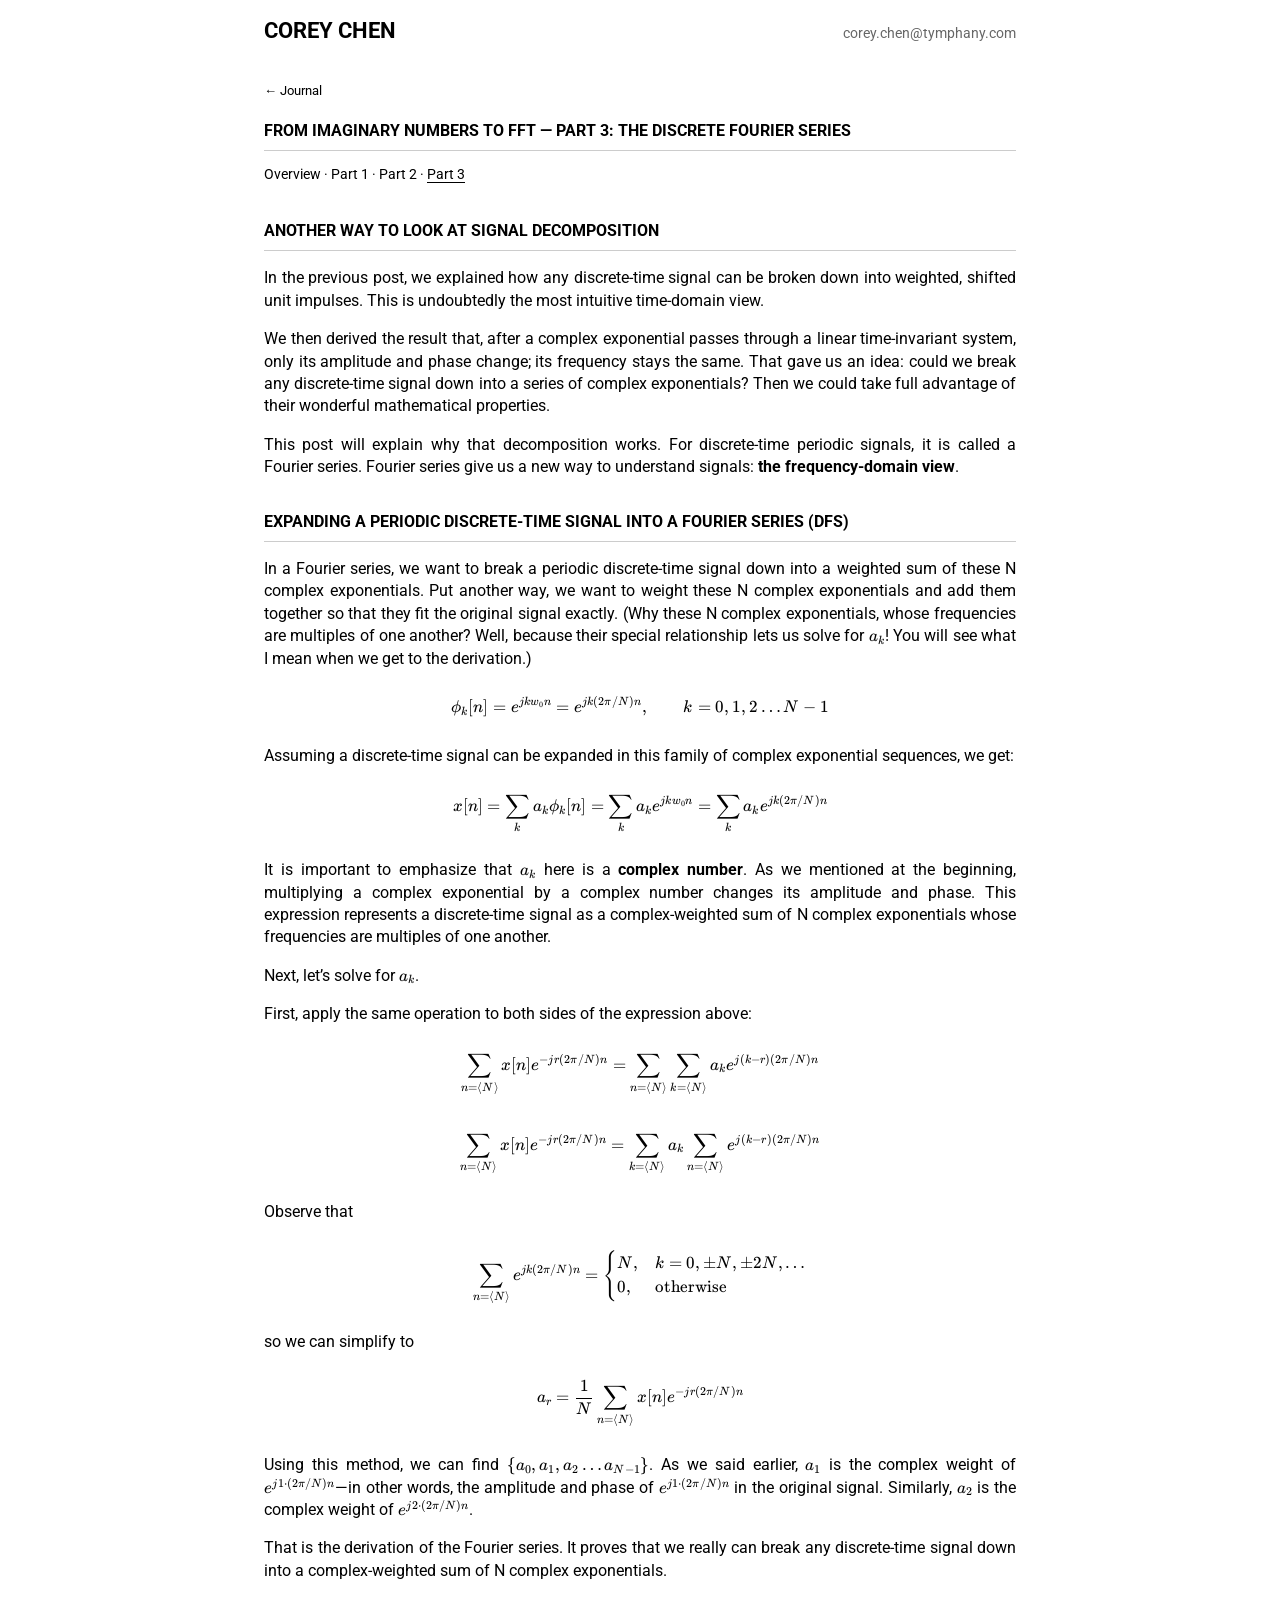
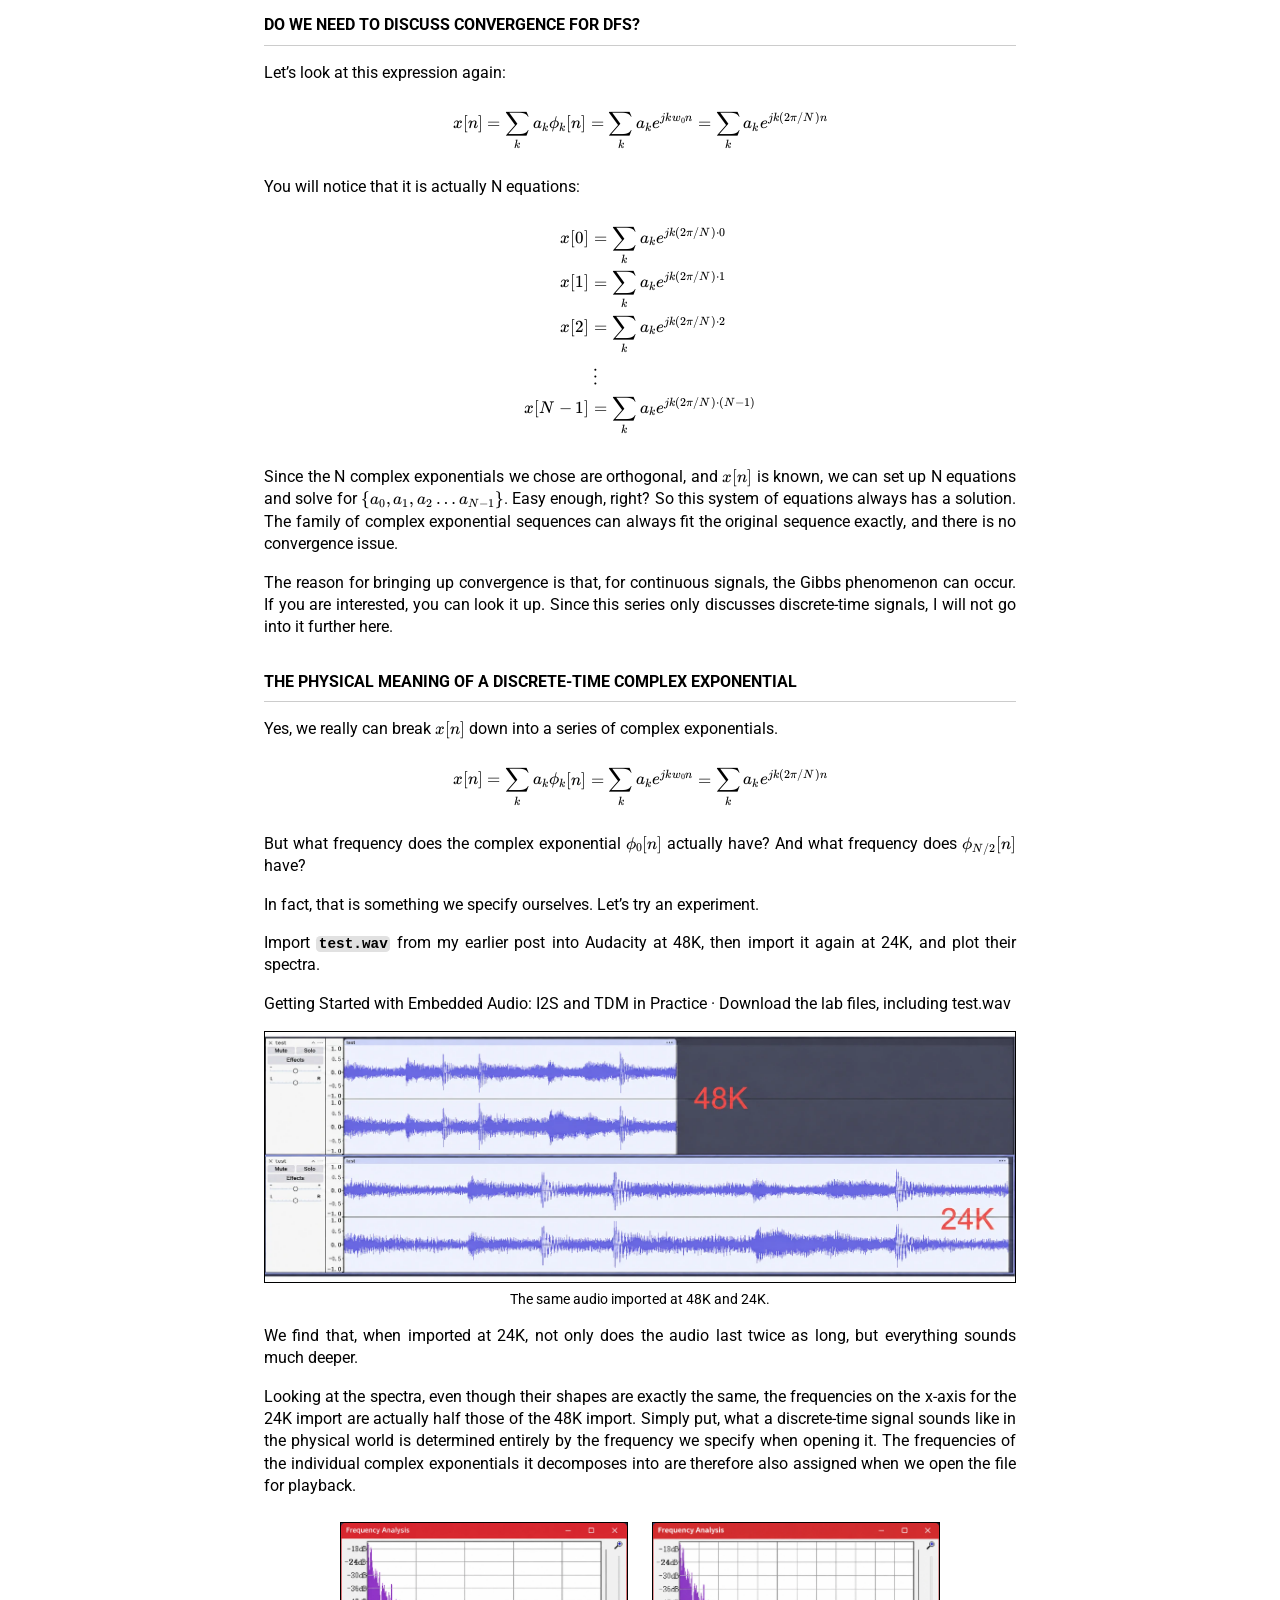
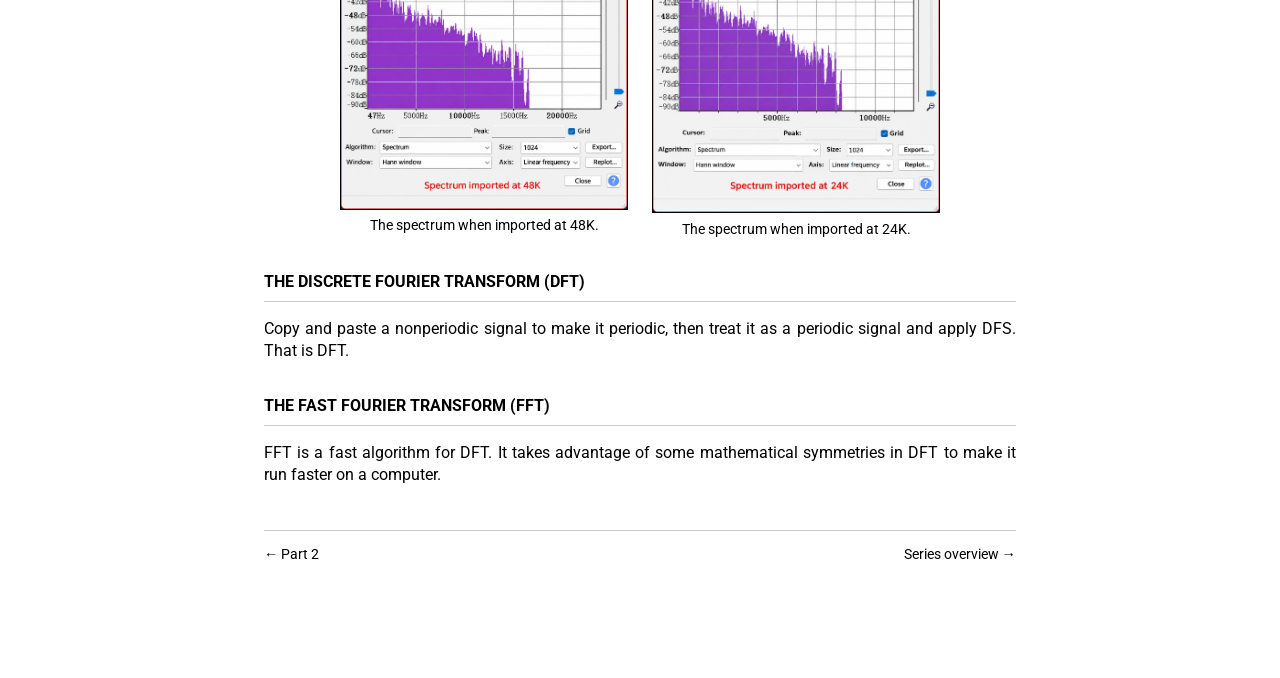
<file: articles/from-imaginary-numbers-to-fft/part-3.html>
<!doctype html>
<html lang="en">
<head>
<meta charset="utf-8">
<meta name="viewport" content="width=device-width, initial-scale=1">
<meta name="description" content="Deriving the discrete Fourier series, solving for its coefficients, and connecting discrete frequencies to the sounds we hear.">
<title>From Imaginary Numbers to FFT — Part 3: The Discrete Fourier Series — Corey Chen</title>
<link rel="stylesheet" href="../../style.css">
<link rel="stylesheet" href="../i2s-tdm/article.css">
<link rel="stylesheet" href="../../vendor/katex/katex.min.css">
<link rel="stylesheet" href="series.css">
<link rel="stylesheet" href="../../image-viewer.css">
<script src="../../image-viewer.js" defer></script>
</head>
<body class="article-page">
<header><a class="site-title" href="../../index.html">Corey Chen</a><a class="email" href="mailto:corey.chen@tymphany.com">corey.chen@tymphany.com</a></header>
<main><a class="back-link" href="../../index.html">← Journal</a>
<article>
<h1>From Imaginary Numbers to FFT — Part 3: The Discrete Fourier Series</h1>
<nav class="series-nav" aria-label="Series navigation"><a href="index.html">Overview</a> · <a href="part-1.html">Part 1</a> · <a href="part-2.html">Part 2</a> · <a href="part-3.html" aria-current="page">Part 3</a></nav>
<h2>Another way to look at signal decomposition</h2>
<p>In the previous post, we explained how any discrete-time signal can be broken down into weighted, shifted unit impulses. This is undoubtedly the most intuitive time-domain view.</p>
<p>We then derived the result that, after a complex exponential passes through a linear time-invariant system, only its amplitude and phase change; its frequency stays the same. That gave us an idea: could we break any discrete-time signal down into a series of complex exponentials? Then we could take full advantage of their wonderful mathematical properties.</p>
<p>This post will explain why that decomposition works. For discrete-time periodic signals, it is called a Fourier series. Fourier series give us a new way to understand signals: <strong>the frequency-domain view</strong>.</p>
<h2>Expanding a periodic discrete-time signal into a Fourier series (DFS)</h2>
<p>In a Fourier series, we want to break a periodic discrete-time signal down into a weighted sum of these N complex exponentials. Put another way, we want to weight these N complex exponentials and add them together so that they fit the original signal exactly. (Why these N complex exponentials, whose frequencies are multiples of one another? Well, because their special relationship lets us solve for <span class="katex"><span class="katex-mathml"><math xmlns="http://www.w3.org/1998/Math/MathML"><semantics><mrow><msub><mi>a</mi><mi>k</mi></msub></mrow><annotation encoding="application/x-tex">a_k</annotation></semantics></math></span><span class="katex-html" aria-hidden="true"><span class="base"><span class="strut" style="height:0.5806em;vertical-align:-0.15em;"></span><span class="mord"><span class="mord mathnormal">a</span><span class="msupsub"><span class="vlist-t vlist-t2"><span class="vlist-r"><span class="vlist" style="height:0.3361em;"><span style="top:-2.55em;margin-left:0em;margin-right:0.05em;"><span class="pstrut" style="height:2.7em;"></span><span class="sizing reset-size6 size3 mtight"><span class="mord mathnormal mtight" style="margin-right:0.03148em;">k</span></span></span></span><span class="vlist-s">​</span></span><span class="vlist-r"><span class="vlist" style="height:0.15em;"><span></span></span></span></span></span></span></span></span></span>! You will see what I mean when we get to the derivation.)</p><div class="equation" tabindex="0" aria-label="Equation"><span class="katex-display"><span class="katex"><span class="katex-mathml"><math xmlns="http://www.w3.org/1998/Math/MathML" display="block"><semantics><mrow><msub><mi>ϕ</mi><mi>k</mi></msub><mo stretchy="false">[</mo><mi>n</mi><mo stretchy="false">]</mo><mo>=</mo><msup><mi>e</mi><mrow><mi>j</mi><mi>k</mi><msub><mi>w</mi><mn>0</mn></msub><mi>n</mi></mrow></msup><mo>=</mo><msup><mi>e</mi><mrow><mi>j</mi><mi>k</mi><mo stretchy="false">(</mo><mn>2</mn><mi>π</mi><mi mathvariant="normal">/</mi><mi>N</mi><mo stretchy="false">)</mo><mi>n</mi></mrow></msup><mo separator="true">,</mo><mspace width="2em"/><mi>k</mi><mo>=</mo><mn>0</mn><mo separator="true">,</mo><mn>1</mn><mo separator="true">,</mo><mn>2</mn><mo>…</mo><mi>N</mi><mo>−</mo><mn>1</mn></mrow><annotation encoding="application/x-tex">\phi_k[n]=e^{jkw_0n}=e^{jk(2\pi/N)n},\qquad k=0,1,2\ldots N-1</annotation></semantics></math></span><span class="katex-html" aria-hidden="true"><span class="base"><span class="strut" style="height:1em;vertical-align:-0.25em;"></span><span class="mord"><span class="mord mathnormal">ϕ</span><span class="msupsub"><span class="vlist-t vlist-t2"><span class="vlist-r"><span class="vlist" style="height:0.3361em;"><span style="top:-2.55em;margin-left:0em;margin-right:0.05em;"><span class="pstrut" style="height:2.7em;"></span><span class="sizing reset-size6 size3 mtight"><span class="mord mathnormal mtight" style="margin-right:0.03148em;">k</span></span></span></span><span class="vlist-s">​</span></span><span class="vlist-r"><span class="vlist" style="height:0.15em;"><span></span></span></span></span></span></span><span class="mopen">[</span><span class="mord mathnormal">n</span><span class="mclose">]</span><span class="mspace" style="margin-right:0.2778em;"></span><span class="mrel">=</span><span class="mspace" style="margin-right:0.2778em;"></span></span><span class="base"><span class="strut" style="height:0.8991em;"></span><span class="mord"><span class="mord mathnormal">e</span><span class="msupsub"><span class="vlist-t"><span class="vlist-r"><span class="vlist" style="height:0.8991em;"><span style="top:-3.113em;margin-right:0.05em;"><span class="pstrut" style="height:2.7em;"></span><span class="sizing reset-size6 size3 mtight"><span class="mord mtight"><span class="mord mathnormal mtight" style="margin-right:0.03148em;">jk</span><span class="mord mtight"><span class="mord mathnormal mtight" style="margin-right:0.02691em;">w</span><span class="msupsub"><span class="vlist-t vlist-t2"><span class="vlist-r"><span class="vlist" style="height:0.3173em;"><span style="top:-2.357em;margin-left:-0.0269em;margin-right:0.0714em;"><span class="pstrut" style="height:2.5em;"></span><span class="sizing reset-size3 size1 mtight"><span class="mord mtight">0</span></span></span></span><span class="vlist-s">​</span></span><span class="vlist-r"><span class="vlist" style="height:0.143em;"><span></span></span></span></span></span></span><span class="mord mathnormal mtight">n</span></span></span></span></span></span></span></span></span><span class="mspace" style="margin-right:0.2778em;"></span><span class="mrel">=</span><span class="mspace" style="margin-right:0.2778em;"></span></span><span class="base"><span class="strut" style="height:1.1324em;vertical-align:-0.1944em;"></span><span class="mord"><span class="mord mathnormal">e</span><span class="msupsub"><span class="vlist-t"><span class="vlist-r"><span class="vlist" style="height:0.938em;"><span style="top:-3.113em;margin-right:0.05em;"><span class="pstrut" style="height:2.7em;"></span><span class="sizing reset-size6 size3 mtight"><span class="mord mtight"><span class="mord mathnormal mtight" style="margin-right:0.03148em;">jk</span><span class="mopen mtight">(</span><span class="mord mtight">2</span><span class="mord mathnormal mtight" style="margin-right:0.03588em;">π</span><span class="mord mtight">/</span><span class="mord mathnormal mtight" style="margin-right:0.10903em;">N</span><span class="mclose mtight">)</span><span class="mord mathnormal mtight">n</span></span></span></span></span></span></span></span></span><span class="mpunct">,</span><span class="mspace" style="margin-right:2em;"></span><span class="mspace" style="margin-right:0.1667em;"></span><span class="mord mathnormal" style="margin-right:0.03148em;">k</span><span class="mspace" style="margin-right:0.2778em;"></span><span class="mrel">=</span><span class="mspace" style="margin-right:0.2778em;"></span></span><span class="base"><span class="strut" style="height:0.8778em;vertical-align:-0.1944em;"></span><span class="mord">0</span><span class="mpunct">,</span><span class="mspace" style="margin-right:0.1667em;"></span><span class="mord">1</span><span class="mpunct">,</span><span class="mspace" style="margin-right:0.1667em;"></span><span class="mord">2</span><span class="mspace" style="margin-right:0.1667em;"></span><span class="minner">…</span><span class="mspace" style="margin-right:0.1667em;"></span><span class="mord mathnormal" style="margin-right:0.10903em;">N</span><span class="mspace" style="margin-right:0.2222em;"></span><span class="mbin">−</span><span class="mspace" style="margin-right:0.2222em;"></span></span><span class="base"><span class="strut" style="height:0.6444em;"></span><span class="mord">1</span></span></span></span></span></div><p>Assuming a discrete-time signal can be expanded in this family of complex exponential sequences, we get:</p><div class="equation" tabindex="0" aria-label="Equation"><span class="katex-display"><span class="katex"><span class="katex-mathml"><math xmlns="http://www.w3.org/1998/Math/MathML" display="block"><semantics><mrow><mi>x</mi><mo stretchy="false">[</mo><mi>n</mi><mo stretchy="false">]</mo><mo>=</mo><munder><mo>∑</mo><mi>k</mi></munder><msub><mi>a</mi><mi>k</mi></msub><msub><mi>ϕ</mi><mi>k</mi></msub><mo stretchy="false">[</mo><mi>n</mi><mo stretchy="false">]</mo><mo>=</mo><munder><mo>∑</mo><mi>k</mi></munder><msub><mi>a</mi><mi>k</mi></msub><msup><mi>e</mi><mrow><mi>j</mi><mi>k</mi><msub><mi>w</mi><mn>0</mn></msub><mi>n</mi></mrow></msup><mo>=</mo><munder><mo>∑</mo><mi>k</mi></munder><msub><mi>a</mi><mi>k</mi></msub><msup><mi>e</mi><mrow><mi>j</mi><mi>k</mi><mo stretchy="false">(</mo><mn>2</mn><mi>π</mi><mi mathvariant="normal">/</mi><mi>N</mi><mo stretchy="false">)</mo><mi>n</mi></mrow></msup></mrow><annotation encoding="application/x-tex">x[n]=\sum_k a_k\phi_k[n]=\sum_k a_ke^{jkw_0n}=\sum_k a_ke^{jk(2\pi/N)n}</annotation></semantics></math></span><span class="katex-html" aria-hidden="true"><span class="base"><span class="strut" style="height:1em;vertical-align:-0.25em;"></span><span class="mord mathnormal">x</span><span class="mopen">[</span><span class="mord mathnormal">n</span><span class="mclose">]</span><span class="mspace" style="margin-right:0.2778em;"></span><span class="mrel">=</span><span class="mspace" style="margin-right:0.2778em;"></span></span><span class="base"><span class="strut" style="height:2.3521em;vertical-align:-1.3021em;"></span><span class="mop op-limits"><span class="vlist-t vlist-t2"><span class="vlist-r"><span class="vlist" style="height:1.05em;"><span style="top:-1.8479em;margin-left:0em;"><span class="pstrut" style="height:3.05em;"></span><span class="sizing reset-size6 size3 mtight"><span class="mord mathnormal mtight" style="margin-right:0.03148em;">k</span></span></span><span style="top:-3.05em;"><span class="pstrut" style="height:3.05em;"></span><span><span class="mop op-symbol large-op">∑</span></span></span></span><span class="vlist-s">​</span></span><span class="vlist-r"><span class="vlist" style="height:1.3021em;"><span></span></span></span></span></span><span class="mspace" style="margin-right:0.1667em;"></span><span class="mord"><span class="mord mathnormal">a</span><span class="msupsub"><span class="vlist-t vlist-t2"><span class="vlist-r"><span class="vlist" style="height:0.3361em;"><span style="top:-2.55em;margin-left:0em;margin-right:0.05em;"><span class="pstrut" style="height:2.7em;"></span><span class="sizing reset-size6 size3 mtight"><span class="mord mathnormal mtight" style="margin-right:0.03148em;">k</span></span></span></span><span class="vlist-s">​</span></span><span class="vlist-r"><span class="vlist" style="height:0.15em;"><span></span></span></span></span></span></span><span class="mord"><span class="mord mathnormal">ϕ</span><span class="msupsub"><span class="vlist-t vlist-t2"><span class="vlist-r"><span class="vlist" style="height:0.3361em;"><span style="top:-2.55em;margin-left:0em;margin-right:0.05em;"><span class="pstrut" style="height:2.7em;"></span><span class="sizing reset-size6 size3 mtight"><span class="mord mathnormal mtight" style="margin-right:0.03148em;">k</span></span></span></span><span class="vlist-s">​</span></span><span class="vlist-r"><span class="vlist" style="height:0.15em;"><span></span></span></span></span></span></span><span class="mopen">[</span><span class="mord mathnormal">n</span><span class="mclose">]</span><span class="mspace" style="margin-right:0.2778em;"></span><span class="mrel">=</span><span class="mspace" style="margin-right:0.2778em;"></span></span><span class="base"><span class="strut" style="height:2.3521em;vertical-align:-1.3021em;"></span><span class="mop op-limits"><span class="vlist-t vlist-t2"><span class="vlist-r"><span class="vlist" style="height:1.05em;"><span style="top:-1.8479em;margin-left:0em;"><span class="pstrut" style="height:3.05em;"></span><span class="sizing reset-size6 size3 mtight"><span class="mord mathnormal mtight" style="margin-right:0.03148em;">k</span></span></span><span style="top:-3.05em;"><span class="pstrut" style="height:3.05em;"></span><span><span class="mop op-symbol large-op">∑</span></span></span></span><span class="vlist-s">​</span></span><span class="vlist-r"><span class="vlist" style="height:1.3021em;"><span></span></span></span></span></span><span class="mspace" style="margin-right:0.1667em;"></span><span class="mord"><span class="mord mathnormal">a</span><span class="msupsub"><span class="vlist-t vlist-t2"><span class="vlist-r"><span class="vlist" style="height:0.3361em;"><span style="top:-2.55em;margin-left:0em;margin-right:0.05em;"><span class="pstrut" style="height:2.7em;"></span><span class="sizing reset-size6 size3 mtight"><span class="mord mathnormal mtight" style="margin-right:0.03148em;">k</span></span></span></span><span class="vlist-s">​</span></span><span class="vlist-r"><span class="vlist" style="height:0.15em;"><span></span></span></span></span></span></span><span class="mord"><span class="mord mathnormal">e</span><span class="msupsub"><span class="vlist-t"><span class="vlist-r"><span class="vlist" style="height:0.8991em;"><span style="top:-3.113em;margin-right:0.05em;"><span class="pstrut" style="height:2.7em;"></span><span class="sizing reset-size6 size3 mtight"><span class="mord mtight"><span class="mord mathnormal mtight" style="margin-right:0.03148em;">jk</span><span class="mord mtight"><span class="mord mathnormal mtight" style="margin-right:0.02691em;">w</span><span class="msupsub"><span class="vlist-t vlist-t2"><span class="vlist-r"><span class="vlist" style="height:0.3173em;"><span style="top:-2.357em;margin-left:-0.0269em;margin-right:0.0714em;"><span class="pstrut" style="height:2.5em;"></span><span class="sizing reset-size3 size1 mtight"><span class="mord mtight">0</span></span></span></span><span class="vlist-s">​</span></span><span class="vlist-r"><span class="vlist" style="height:0.143em;"><span></span></span></span></span></span></span><span class="mord mathnormal mtight">n</span></span></span></span></span></span></span></span></span><span class="mspace" style="margin-right:0.2778em;"></span><span class="mrel">=</span><span class="mspace" style="margin-right:0.2778em;"></span></span><span class="base"><span class="strut" style="height:2.3521em;vertical-align:-1.3021em;"></span><span class="mop op-limits"><span class="vlist-t vlist-t2"><span class="vlist-r"><span class="vlist" style="height:1.05em;"><span style="top:-1.8479em;margin-left:0em;"><span class="pstrut" style="height:3.05em;"></span><span class="sizing reset-size6 size3 mtight"><span class="mord mathnormal mtight" style="margin-right:0.03148em;">k</span></span></span><span style="top:-3.05em;"><span class="pstrut" style="height:3.05em;"></span><span><span class="mop op-symbol large-op">∑</span></span></span></span><span class="vlist-s">​</span></span><span class="vlist-r"><span class="vlist" style="height:1.3021em;"><span></span></span></span></span></span><span class="mspace" style="margin-right:0.1667em;"></span><span class="mord"><span class="mord mathnormal">a</span><span class="msupsub"><span class="vlist-t vlist-t2"><span class="vlist-r"><span class="vlist" style="height:0.3361em;"><span style="top:-2.55em;margin-left:0em;margin-right:0.05em;"><span class="pstrut" style="height:2.7em;"></span><span class="sizing reset-size6 size3 mtight"><span class="mord mathnormal mtight" style="margin-right:0.03148em;">k</span></span></span></span><span class="vlist-s">​</span></span><span class="vlist-r"><span class="vlist" style="height:0.15em;"><span></span></span></span></span></span></span><span class="mord"><span class="mord mathnormal">e</span><span class="msupsub"><span class="vlist-t"><span class="vlist-r"><span class="vlist" style="height:0.938em;"><span style="top:-3.113em;margin-right:0.05em;"><span class="pstrut" style="height:2.7em;"></span><span class="sizing reset-size6 size3 mtight"><span class="mord mtight"><span class="mord mathnormal mtight" style="margin-right:0.03148em;">jk</span><span class="mopen mtight">(</span><span class="mord mtight">2</span><span class="mord mathnormal mtight" style="margin-right:0.03588em;">π</span><span class="mord mtight">/</span><span class="mord mathnormal mtight" style="margin-right:0.10903em;">N</span><span class="mclose mtight">)</span><span class="mord mathnormal mtight">n</span></span></span></span></span></span></span></span></span></span></span></span></span></div><p>It is important to emphasize that <span class="katex"><span class="katex-mathml"><math xmlns="http://www.w3.org/1998/Math/MathML"><semantics><mrow><msub><mi>a</mi><mi>k</mi></msub></mrow><annotation encoding="application/x-tex">a_k</annotation></semantics></math></span><span class="katex-html" aria-hidden="true"><span class="base"><span class="strut" style="height:0.5806em;vertical-align:-0.15em;"></span><span class="mord"><span class="mord mathnormal">a</span><span class="msupsub"><span class="vlist-t vlist-t2"><span class="vlist-r"><span class="vlist" style="height:0.3361em;"><span style="top:-2.55em;margin-left:0em;margin-right:0.05em;"><span class="pstrut" style="height:2.7em;"></span><span class="sizing reset-size6 size3 mtight"><span class="mord mathnormal mtight" style="margin-right:0.03148em;">k</span></span></span></span><span class="vlist-s">​</span></span><span class="vlist-r"><span class="vlist" style="height:0.15em;"><span></span></span></span></span></span></span></span></span></span> here is a <strong>complex number</strong>. As we mentioned at the beginning, multiplying a complex exponential by a complex number changes its amplitude and phase. This expression represents a discrete-time signal as a complex-weighted sum of N complex exponentials whose frequencies are multiples of one another.</p>
<p>Next, let’s solve for <span class="katex"><span class="katex-mathml"><math xmlns="http://www.w3.org/1998/Math/MathML"><semantics><mrow><msub><mi>a</mi><mi>k</mi></msub></mrow><annotation encoding="application/x-tex">a_k</annotation></semantics></math></span><span class="katex-html" aria-hidden="true"><span class="base"><span class="strut" style="height:0.5806em;vertical-align:-0.15em;"></span><span class="mord"><span class="mord mathnormal">a</span><span class="msupsub"><span class="vlist-t vlist-t2"><span class="vlist-r"><span class="vlist" style="height:0.3361em;"><span style="top:-2.55em;margin-left:0em;margin-right:0.05em;"><span class="pstrut" style="height:2.7em;"></span><span class="sizing reset-size6 size3 mtight"><span class="mord mathnormal mtight" style="margin-right:0.03148em;">k</span></span></span></span><span class="vlist-s">​</span></span><span class="vlist-r"><span class="vlist" style="height:0.15em;"><span></span></span></span></span></span></span></span></span></span>.</p>
<p>First, apply the same operation to both sides of the expression above:</p><div class="equation" tabindex="0" aria-label="Equation"><span class="katex-display"><span class="katex"><span class="katex-mathml"><math xmlns="http://www.w3.org/1998/Math/MathML" display="block"><semantics><mrow><munder><mo>∑</mo><mrow><mi>n</mi><mo>=</mo><mo stretchy="false">⟨</mo><mi>N</mi><mo stretchy="false">⟩</mo></mrow></munder><mi>x</mi><mo stretchy="false">[</mo><mi>n</mi><mo stretchy="false">]</mo><msup><mi>e</mi><mrow><mo>−</mo><mi>j</mi><mi>r</mi><mo stretchy="false">(</mo><mn>2</mn><mi>π</mi><mi mathvariant="normal">/</mi><mi>N</mi><mo stretchy="false">)</mo><mi>n</mi></mrow></msup><mo>=</mo><munder><mo>∑</mo><mrow><mi>n</mi><mo>=</mo><mo stretchy="false">⟨</mo><mi>N</mi><mo stretchy="false">⟩</mo></mrow></munder><munder><mo>∑</mo><mrow><mi>k</mi><mo>=</mo><mo stretchy="false">⟨</mo><mi>N</mi><mo stretchy="false">⟩</mo></mrow></munder><msub><mi>a</mi><mi>k</mi></msub><msup><mi>e</mi><mrow><mi>j</mi><mo stretchy="false">(</mo><mi>k</mi><mo>−</mo><mi>r</mi><mo stretchy="false">)</mo><mo stretchy="false">(</mo><mn>2</mn><mi>π</mi><mi mathvariant="normal">/</mi><mi>N</mi><mo stretchy="false">)</mo><mi>n</mi></mrow></msup></mrow><annotation encoding="application/x-tex">\sum_{n=\langle N\rangle}x[n]e^{-jr(2\pi/N)n}=\sum_{n=\langle N\rangle}\sum_{k=\langle N\rangle}a_ke^{j(k-r)(2\pi/N)n}</annotation></semantics></math></span><span class="katex-html" aria-hidden="true"><span class="base"><span class="strut" style="height:2.566em;vertical-align:-1.516em;"></span><span class="mop op-limits"><span class="vlist-t vlist-t2"><span class="vlist-r"><span class="vlist" style="height:1.05em;"><span style="top:-1.809em;margin-left:0em;"><span class="pstrut" style="height:3.05em;"></span><span class="sizing reset-size6 size3 mtight"><span class="mord mtight"><span class="mord mathnormal mtight">n</span><span class="mrel mtight">=</span><span class="mopen mtight">⟨</span><span class="mord mathnormal mtight" style="margin-right:0.10903em;">N</span><span class="mclose mtight">⟩</span></span></span></span><span style="top:-3.05em;"><span class="pstrut" style="height:3.05em;"></span><span><span class="mop op-symbol large-op">∑</span></span></span></span><span class="vlist-s">​</span></span><span class="vlist-r"><span class="vlist" style="height:1.516em;"><span></span></span></span></span></span><span class="mspace" style="margin-right:0.1667em;"></span><span class="mord mathnormal">x</span><span class="mopen">[</span><span class="mord mathnormal">n</span><span class="mclose">]</span><span class="mord"><span class="mord mathnormal">e</span><span class="msupsub"><span class="vlist-t"><span class="vlist-r"><span class="vlist" style="height:0.938em;"><span style="top:-3.113em;margin-right:0.05em;"><span class="pstrut" style="height:2.7em;"></span><span class="sizing reset-size6 size3 mtight"><span class="mord mtight"><span class="mord mtight">−</span><span class="mord mathnormal mtight" style="margin-right:0.05724em;">j</span><span class="mord mathnormal mtight" style="margin-right:0.02778em;">r</span><span class="mopen mtight">(</span><span class="mord mtight">2</span><span class="mord mathnormal mtight" style="margin-right:0.03588em;">π</span><span class="mord mtight">/</span><span class="mord mathnormal mtight" style="margin-right:0.10903em;">N</span><span class="mclose mtight">)</span><span class="mord mathnormal mtight">n</span></span></span></span></span></span></span></span></span><span class="mspace" style="margin-right:0.2778em;"></span><span class="mrel">=</span><span class="mspace" style="margin-right:0.2778em;"></span></span><span class="base"><span class="strut" style="height:2.566em;vertical-align:-1.516em;"></span><span class="mop op-limits"><span class="vlist-t vlist-t2"><span class="vlist-r"><span class="vlist" style="height:1.05em;"><span style="top:-1.809em;margin-left:0em;"><span class="pstrut" style="height:3.05em;"></span><span class="sizing reset-size6 size3 mtight"><span class="mord mtight"><span class="mord mathnormal mtight">n</span><span class="mrel mtight">=</span><span class="mopen mtight">⟨</span><span class="mord mathnormal mtight" style="margin-right:0.10903em;">N</span><span class="mclose mtight">⟩</span></span></span></span><span style="top:-3.05em;"><span class="pstrut" style="height:3.05em;"></span><span><span class="mop op-symbol large-op">∑</span></span></span></span><span class="vlist-s">​</span></span><span class="vlist-r"><span class="vlist" style="height:1.516em;"><span></span></span></span></span></span><span class="mspace" style="margin-right:0.1667em;"></span><span class="mop op-limits"><span class="vlist-t vlist-t2"><span class="vlist-r"><span class="vlist" style="height:1.05em;"><span style="top:-1.809em;margin-left:0em;"><span class="pstrut" style="height:3.05em;"></span><span class="sizing reset-size6 size3 mtight"><span class="mord mtight"><span class="mord mathnormal mtight" style="margin-right:0.03148em;">k</span><span class="mrel mtight">=</span><span class="mopen mtight">⟨</span><span class="mord mathnormal mtight" style="margin-right:0.10903em;">N</span><span class="mclose mtight">⟩</span></span></span></span><span style="top:-3.05em;"><span class="pstrut" style="height:3.05em;"></span><span><span class="mop op-symbol large-op">∑</span></span></span></span><span class="vlist-s">​</span></span><span class="vlist-r"><span class="vlist" style="height:1.516em;"><span></span></span></span></span></span><span class="mspace" style="margin-right:0.1667em;"></span><span class="mord"><span class="mord mathnormal">a</span><span class="msupsub"><span class="vlist-t vlist-t2"><span class="vlist-r"><span class="vlist" style="height:0.3361em;"><span style="top:-2.55em;margin-left:0em;margin-right:0.05em;"><span class="pstrut" style="height:2.7em;"></span><span class="sizing reset-size6 size3 mtight"><span class="mord mathnormal mtight" style="margin-right:0.03148em;">k</span></span></span></span><span class="vlist-s">​</span></span><span class="vlist-r"><span class="vlist" style="height:0.15em;"><span></span></span></span></span></span></span><span class="mord"><span class="mord mathnormal">e</span><span class="msupsub"><span class="vlist-t"><span class="vlist-r"><span class="vlist" style="height:0.938em;"><span style="top:-3.113em;margin-right:0.05em;"><span class="pstrut" style="height:2.7em;"></span><span class="sizing reset-size6 size3 mtight"><span class="mord mtight"><span class="mord mathnormal mtight" style="margin-right:0.05724em;">j</span><span class="mopen mtight">(</span><span class="mord mathnormal mtight" style="margin-right:0.03148em;">k</span><span class="mbin mtight">−</span><span class="mord mathnormal mtight" style="margin-right:0.02778em;">r</span><span class="mclose mtight">)</span><span class="mopen mtight">(</span><span class="mord mtight">2</span><span class="mord mathnormal mtight" style="margin-right:0.03588em;">π</span><span class="mord mtight">/</span><span class="mord mathnormal mtight" style="margin-right:0.10903em;">N</span><span class="mclose mtight">)</span><span class="mord mathnormal mtight">n</span></span></span></span></span></span></span></span></span></span></span></span></span></div><div class="equation" tabindex="0" aria-label="Equation"><span class="katex-display"><span class="katex"><span class="katex-mathml"><math xmlns="http://www.w3.org/1998/Math/MathML" display="block"><semantics><mrow><munder><mo>∑</mo><mrow><mi>n</mi><mo>=</mo><mo stretchy="false">⟨</mo><mi>N</mi><mo stretchy="false">⟩</mo></mrow></munder><mi>x</mi><mo stretchy="false">[</mo><mi>n</mi><mo stretchy="false">]</mo><msup><mi>e</mi><mrow><mo>−</mo><mi>j</mi><mi>r</mi><mo stretchy="false">(</mo><mn>2</mn><mi>π</mi><mi mathvariant="normal">/</mi><mi>N</mi><mo stretchy="false">)</mo><mi>n</mi></mrow></msup><mo>=</mo><munder><mo>∑</mo><mrow><mi>k</mi><mo>=</mo><mo stretchy="false">⟨</mo><mi>N</mi><mo stretchy="false">⟩</mo></mrow></munder><msub><mi>a</mi><mi>k</mi></msub><munder><mo>∑</mo><mrow><mi>n</mi><mo>=</mo><mo stretchy="false">⟨</mo><mi>N</mi><mo stretchy="false">⟩</mo></mrow></munder><msup><mi>e</mi><mrow><mi>j</mi><mo stretchy="false">(</mo><mi>k</mi><mo>−</mo><mi>r</mi><mo stretchy="false">)</mo><mo stretchy="false">(</mo><mn>2</mn><mi>π</mi><mi mathvariant="normal">/</mi><mi>N</mi><mo stretchy="false">)</mo><mi>n</mi></mrow></msup></mrow><annotation encoding="application/x-tex">\sum_{n=\langle N\rangle}x[n]e^{-jr(2\pi/N)n}=\sum_{k=\langle N\rangle}a_k\sum_{n=\langle N\rangle}e^{j(k-r)(2\pi/N)n}</annotation></semantics></math></span><span class="katex-html" aria-hidden="true"><span class="base"><span class="strut" style="height:2.566em;vertical-align:-1.516em;"></span><span class="mop op-limits"><span class="vlist-t vlist-t2"><span class="vlist-r"><span class="vlist" style="height:1.05em;"><span style="top:-1.809em;margin-left:0em;"><span class="pstrut" style="height:3.05em;"></span><span class="sizing reset-size6 size3 mtight"><span class="mord mtight"><span class="mord mathnormal mtight">n</span><span class="mrel mtight">=</span><span class="mopen mtight">⟨</span><span class="mord mathnormal mtight" style="margin-right:0.10903em;">N</span><span class="mclose mtight">⟩</span></span></span></span><span style="top:-3.05em;"><span class="pstrut" style="height:3.05em;"></span><span><span class="mop op-symbol large-op">∑</span></span></span></span><span class="vlist-s">​</span></span><span class="vlist-r"><span class="vlist" style="height:1.516em;"><span></span></span></span></span></span><span class="mspace" style="margin-right:0.1667em;"></span><span class="mord mathnormal">x</span><span class="mopen">[</span><span class="mord mathnormal">n</span><span class="mclose">]</span><span class="mord"><span class="mord mathnormal">e</span><span class="msupsub"><span class="vlist-t"><span class="vlist-r"><span class="vlist" style="height:0.938em;"><span style="top:-3.113em;margin-right:0.05em;"><span class="pstrut" style="height:2.7em;"></span><span class="sizing reset-size6 size3 mtight"><span class="mord mtight"><span class="mord mtight">−</span><span class="mord mathnormal mtight" style="margin-right:0.05724em;">j</span><span class="mord mathnormal mtight" style="margin-right:0.02778em;">r</span><span class="mopen mtight">(</span><span class="mord mtight">2</span><span class="mord mathnormal mtight" style="margin-right:0.03588em;">π</span><span class="mord mtight">/</span><span class="mord mathnormal mtight" style="margin-right:0.10903em;">N</span><span class="mclose mtight">)</span><span class="mord mathnormal mtight">n</span></span></span></span></span></span></span></span></span><span class="mspace" style="margin-right:0.2778em;"></span><span class="mrel">=</span><span class="mspace" style="margin-right:0.2778em;"></span></span><span class="base"><span class="strut" style="height:2.566em;vertical-align:-1.516em;"></span><span class="mop op-limits"><span class="vlist-t vlist-t2"><span class="vlist-r"><span class="vlist" style="height:1.05em;"><span style="top:-1.809em;margin-left:0em;"><span class="pstrut" style="height:3.05em;"></span><span class="sizing reset-size6 size3 mtight"><span class="mord mtight"><span class="mord mathnormal mtight" style="margin-right:0.03148em;">k</span><span class="mrel mtight">=</span><span class="mopen mtight">⟨</span><span class="mord mathnormal mtight" style="margin-right:0.10903em;">N</span><span class="mclose mtight">⟩</span></span></span></span><span style="top:-3.05em;"><span class="pstrut" style="height:3.05em;"></span><span><span class="mop op-symbol large-op">∑</span></span></span></span><span class="vlist-s">​</span></span><span class="vlist-r"><span class="vlist" style="height:1.516em;"><span></span></span></span></span></span><span class="mspace" style="margin-right:0.1667em;"></span><span class="mord"><span class="mord mathnormal">a</span><span class="msupsub"><span class="vlist-t vlist-t2"><span class="vlist-r"><span class="vlist" style="height:0.3361em;"><span style="top:-2.55em;margin-left:0em;margin-right:0.05em;"><span class="pstrut" style="height:2.7em;"></span><span class="sizing reset-size6 size3 mtight"><span class="mord mathnormal mtight" style="margin-right:0.03148em;">k</span></span></span></span><span class="vlist-s">​</span></span><span class="vlist-r"><span class="vlist" style="height:0.15em;"><span></span></span></span></span></span></span><span class="mspace" style="margin-right:0.1667em;"></span><span class="mop op-limits"><span class="vlist-t vlist-t2"><span class="vlist-r"><span class="vlist" style="height:1.05em;"><span style="top:-1.809em;margin-left:0em;"><span class="pstrut" style="height:3.05em;"></span><span class="sizing reset-size6 size3 mtight"><span class="mord mtight"><span class="mord mathnormal mtight">n</span><span class="mrel mtight">=</span><span class="mopen mtight">⟨</span><span class="mord mathnormal mtight" style="margin-right:0.10903em;">N</span><span class="mclose mtight">⟩</span></span></span></span><span style="top:-3.05em;"><span class="pstrut" style="height:3.05em;"></span><span><span class="mop op-symbol large-op">∑</span></span></span></span><span class="vlist-s">​</span></span><span class="vlist-r"><span class="vlist" style="height:1.516em;"><span></span></span></span></span></span><span class="mspace" style="margin-right:0.1667em;"></span><span class="mord"><span class="mord mathnormal">e</span><span class="msupsub"><span class="vlist-t"><span class="vlist-r"><span class="vlist" style="height:0.938em;"><span style="top:-3.113em;margin-right:0.05em;"><span class="pstrut" style="height:2.7em;"></span><span class="sizing reset-size6 size3 mtight"><span class="mord mtight"><span class="mord mathnormal mtight" style="margin-right:0.05724em;">j</span><span class="mopen mtight">(</span><span class="mord mathnormal mtight" style="margin-right:0.03148em;">k</span><span class="mbin mtight">−</span><span class="mord mathnormal mtight" style="margin-right:0.02778em;">r</span><span class="mclose mtight">)</span><span class="mopen mtight">(</span><span class="mord mtight">2</span><span class="mord mathnormal mtight" style="margin-right:0.03588em;">π</span><span class="mord mtight">/</span><span class="mord mathnormal mtight" style="margin-right:0.10903em;">N</span><span class="mclose mtight">)</span><span class="mord mathnormal mtight">n</span></span></span></span></span></span></span></span></span></span></span></span></span></div><p>Observe that</p><div class="equation" tabindex="0" aria-label="Equation"><span class="katex-display"><span class="katex"><span class="katex-mathml"><math xmlns="http://www.w3.org/1998/Math/MathML" display="block"><semantics><mrow><munder><mo>∑</mo><mrow><mi>n</mi><mo>=</mo><mo stretchy="false">⟨</mo><mi>N</mi><mo stretchy="false">⟩</mo></mrow></munder><msup><mi>e</mi><mrow><mi>j</mi><mi>k</mi><mo stretchy="false">(</mo><mn>2</mn><mi>π</mi><mi mathvariant="normal">/</mi><mi>N</mi><mo stretchy="false">)</mo><mi>n</mi></mrow></msup><mo>=</mo><mrow><mo fence="true">{</mo><mtable rowspacing="0.36em" columnalign="left left" columnspacing="1em"><mtr><mtd><mstyle scriptlevel="0" displaystyle="false"><mrow><mi>N</mi><mo separator="true">,</mo></mrow></mstyle></mtd><mtd><mstyle scriptlevel="0" displaystyle="false"><mrow><mi>k</mi><mo>=</mo><mn>0</mn><mo separator="true">,</mo><mo>±</mo><mi>N</mi><mo separator="true">,</mo><mo>±</mo><mn>2</mn><mi>N</mi><mo separator="true">,</mo><mo>…</mo></mrow></mstyle></mtd></mtr><mtr><mtd><mstyle scriptlevel="0" displaystyle="false"><mrow><mn>0</mn><mo separator="true">,</mo></mrow></mstyle></mtd><mtd><mstyle scriptlevel="0" displaystyle="false"><mtext>otherwise</mtext></mstyle></mtd></mtr></mtable></mrow></mrow><annotation encoding="application/x-tex">\sum_{n=\langle N\rangle}e^{jk(2\pi/N)n}=\begin{cases}N,&amp;k=0,\pm N,\pm2N,\ldots\\0,&amp;\text{otherwise}\end{cases}</annotation></semantics></math></span><span class="katex-html" aria-hidden="true"><span class="base"><span class="strut" style="height:2.566em;vertical-align:-1.516em;"></span><span class="mop op-limits"><span class="vlist-t vlist-t2"><span class="vlist-r"><span class="vlist" style="height:1.05em;"><span style="top:-1.809em;margin-left:0em;"><span class="pstrut" style="height:3.05em;"></span><span class="sizing reset-size6 size3 mtight"><span class="mord mtight"><span class="mord mathnormal mtight">n</span><span class="mrel mtight">=</span><span class="mopen mtight">⟨</span><span class="mord mathnormal mtight" style="margin-right:0.10903em;">N</span><span class="mclose mtight">⟩</span></span></span></span><span style="top:-3.05em;"><span class="pstrut" style="height:3.05em;"></span><span><span class="mop op-symbol large-op">∑</span></span></span></span><span class="vlist-s">​</span></span><span class="vlist-r"><span class="vlist" style="height:1.516em;"><span></span></span></span></span></span><span class="mspace" style="margin-right:0.1667em;"></span><span class="mord"><span class="mord mathnormal">e</span><span class="msupsub"><span class="vlist-t"><span class="vlist-r"><span class="vlist" style="height:0.938em;"><span style="top:-3.113em;margin-right:0.05em;"><span class="pstrut" style="height:2.7em;"></span><span class="sizing reset-size6 size3 mtight"><span class="mord mtight"><span class="mord mathnormal mtight" style="margin-right:0.03148em;">jk</span><span class="mopen mtight">(</span><span class="mord mtight">2</span><span class="mord mathnormal mtight" style="margin-right:0.03588em;">π</span><span class="mord mtight">/</span><span class="mord mathnormal mtight" style="margin-right:0.10903em;">N</span><span class="mclose mtight">)</span><span class="mord mathnormal mtight">n</span></span></span></span></span></span></span></span></span><span class="mspace" style="margin-right:0.2778em;"></span><span class="mrel">=</span><span class="mspace" style="margin-right:0.2778em;"></span></span><span class="base"><span class="strut" style="height:3em;vertical-align:-1.25em;"></span><span class="minner"><span class="mopen delimcenter" style="top:0em;"><span class="delimsizing size4">{</span></span><span class="mord"><span class="mtable"><span class="col-align-l"><span class="vlist-t vlist-t2"><span class="vlist-r"><span class="vlist" style="height:1.69em;"><span style="top:-3.69em;"><span class="pstrut" style="height:3.008em;"></span><span class="mord"><span class="mord mathnormal" style="margin-right:0.10903em;">N</span><span class="mpunct">,</span></span></span><span style="top:-2.25em;"><span class="pstrut" style="height:3.008em;"></span><span class="mord"><span class="mord">0</span><span class="mpunct">,</span></span></span></span><span class="vlist-s">​</span></span><span class="vlist-r"><span class="vlist" style="height:1.19em;"><span></span></span></span></span></span><span class="arraycolsep" style="width:1em;"></span><span class="col-align-l"><span class="vlist-t vlist-t2"><span class="vlist-r"><span class="vlist" style="height:1.69em;"><span style="top:-3.69em;"><span class="pstrut" style="height:3.008em;"></span><span class="mord"><span class="mord mathnormal" style="margin-right:0.03148em;">k</span><span class="mspace" style="margin-right:0.2778em;"></span><span class="mrel">=</span><span class="mspace" style="margin-right:0.2778em;"></span><span class="mord">0</span><span class="mpunct">,</span><span class="mspace" style="margin-right:0.1667em;"></span><span class="mord">±</span><span class="mord mathnormal" style="margin-right:0.10903em;">N</span><span class="mpunct">,</span><span class="mspace" style="margin-right:0.1667em;"></span><span class="mord">±</span><span class="mord">2</span><span class="mord mathnormal" style="margin-right:0.10903em;">N</span><span class="mpunct">,</span><span class="mspace" style="margin-right:0.1667em;"></span><span class="minner">…</span></span></span><span style="top:-2.25em;"><span class="pstrut" style="height:3.008em;"></span><span class="mord"><span class="mord text"><span class="mord">otherwise</span></span></span></span></span><span class="vlist-s">​</span></span><span class="vlist-r"><span class="vlist" style="height:1.19em;"><span></span></span></span></span></span></span></span><span class="mclose nulldelimiter"></span></span></span></span></span></span></div><p>so we can simplify to</p><div class="equation" tabindex="0" aria-label="Equation"><span class="katex-display"><span class="katex"><span class="katex-mathml"><math xmlns="http://www.w3.org/1998/Math/MathML" display="block"><semantics><mrow><msub><mi>a</mi><mi>r</mi></msub><mo>=</mo><mfrac><mn>1</mn><mi>N</mi></mfrac><munder><mo>∑</mo><mrow><mi>n</mi><mo>=</mo><mo stretchy="false">⟨</mo><mi>N</mi><mo stretchy="false">⟩</mo></mrow></munder><mi>x</mi><mo stretchy="false">[</mo><mi>n</mi><mo stretchy="false">]</mo><msup><mi>e</mi><mrow><mo>−</mo><mi>j</mi><mi>r</mi><mo stretchy="false">(</mo><mn>2</mn><mi>π</mi><mi mathvariant="normal">/</mi><mi>N</mi><mo stretchy="false">)</mo><mi>n</mi></mrow></msup></mrow><annotation encoding="application/x-tex">a_r=\frac1N\sum_{n=\langle N\rangle}x[n]e^{-jr(2\pi/N)n}</annotation></semantics></math></span><span class="katex-html" aria-hidden="true"><span class="base"><span class="strut" style="height:0.5806em;vertical-align:-0.15em;"></span><span class="mord"><span class="mord mathnormal">a</span><span class="msupsub"><span class="vlist-t vlist-t2"><span class="vlist-r"><span class="vlist" style="height:0.1514em;"><span style="top:-2.55em;margin-left:0em;margin-right:0.05em;"><span class="pstrut" style="height:2.7em;"></span><span class="sizing reset-size6 size3 mtight"><span class="mord mathnormal mtight" style="margin-right:0.02778em;">r</span></span></span></span><span class="vlist-s">​</span></span><span class="vlist-r"><span class="vlist" style="height:0.15em;"><span></span></span></span></span></span></span><span class="mspace" style="margin-right:0.2778em;"></span><span class="mrel">=</span><span class="mspace" style="margin-right:0.2778em;"></span></span><span class="base"><span class="strut" style="height:2.8374em;vertical-align:-1.516em;"></span><span class="mord"><span class="mopen nulldelimiter"></span><span class="mfrac"><span class="vlist-t vlist-t2"><span class="vlist-r"><span class="vlist" style="height:1.3214em;"><span style="top:-2.314em;"><span class="pstrut" style="height:3em;"></span><span class="mord"><span class="mord mathnormal" style="margin-right:0.10903em;">N</span></span></span><span style="top:-3.23em;"><span class="pstrut" style="height:3em;"></span><span class="frac-line" style="border-bottom-width:0.04em;"></span></span><span style="top:-3.677em;"><span class="pstrut" style="height:3em;"></span><span class="mord"><span class="mord">1</span></span></span></span><span class="vlist-s">​</span></span><span class="vlist-r"><span class="vlist" style="height:0.686em;"><span></span></span></span></span></span><span class="mclose nulldelimiter"></span></span><span class="mspace" style="margin-right:0.1667em;"></span><span class="mop op-limits"><span class="vlist-t vlist-t2"><span class="vlist-r"><span class="vlist" style="height:1.05em;"><span style="top:-1.809em;margin-left:0em;"><span class="pstrut" style="height:3.05em;"></span><span class="sizing reset-size6 size3 mtight"><span class="mord mtight"><span class="mord mathnormal mtight">n</span><span class="mrel mtight">=</span><span class="mopen mtight">⟨</span><span class="mord mathnormal mtight" style="margin-right:0.10903em;">N</span><span class="mclose mtight">⟩</span></span></span></span><span style="top:-3.05em;"><span class="pstrut" style="height:3.05em;"></span><span><span class="mop op-symbol large-op">∑</span></span></span></span><span class="vlist-s">​</span></span><span class="vlist-r"><span class="vlist" style="height:1.516em;"><span></span></span></span></span></span><span class="mspace" style="margin-right:0.1667em;"></span><span class="mord mathnormal">x</span><span class="mopen">[</span><span class="mord mathnormal">n</span><span class="mclose">]</span><span class="mord"><span class="mord mathnormal">e</span><span class="msupsub"><span class="vlist-t"><span class="vlist-r"><span class="vlist" style="height:0.938em;"><span style="top:-3.113em;margin-right:0.05em;"><span class="pstrut" style="height:2.7em;"></span><span class="sizing reset-size6 size3 mtight"><span class="mord mtight"><span class="mord mtight">−</span><span class="mord mathnormal mtight" style="margin-right:0.05724em;">j</span><span class="mord mathnormal mtight" style="margin-right:0.02778em;">r</span><span class="mopen mtight">(</span><span class="mord mtight">2</span><span class="mord mathnormal mtight" style="margin-right:0.03588em;">π</span><span class="mord mtight">/</span><span class="mord mathnormal mtight" style="margin-right:0.10903em;">N</span><span class="mclose mtight">)</span><span class="mord mathnormal mtight">n</span></span></span></span></span></span></span></span></span></span></span></span></span></div><p>Using this method, we can find <span class="katex"><span class="katex-mathml"><math xmlns="http://www.w3.org/1998/Math/MathML"><semantics><mrow><mo stretchy="false">{</mo><msub><mi>a</mi><mn>0</mn></msub><mo separator="true">,</mo><msub><mi>a</mi><mn>1</mn></msub><mo separator="true">,</mo><msub><mi>a</mi><mn>2</mn></msub><mo>…</mo><msub><mi>a</mi><mrow><mi>N</mi><mo>−</mo><mn>1</mn></mrow></msub><mo stretchy="false">}</mo></mrow><annotation encoding="application/x-tex">\{a_0,a_1,a_2\ldots a_{N-1}\}</annotation></semantics></math></span><span class="katex-html" aria-hidden="true"><span class="base"><span class="strut" style="height:1em;vertical-align:-0.25em;"></span><span class="mopen">{</span><span class="mord"><span class="mord mathnormal">a</span><span class="msupsub"><span class="vlist-t vlist-t2"><span class="vlist-r"><span class="vlist" style="height:0.3011em;"><span style="top:-2.55em;margin-left:0em;margin-right:0.05em;"><span class="pstrut" style="height:2.7em;"></span><span class="sizing reset-size6 size3 mtight"><span class="mord mtight">0</span></span></span></span><span class="vlist-s">​</span></span><span class="vlist-r"><span class="vlist" style="height:0.15em;"><span></span></span></span></span></span></span><span class="mpunct">,</span><span class="mspace" style="margin-right:0.1667em;"></span><span class="mord"><span class="mord mathnormal">a</span><span class="msupsub"><span class="vlist-t vlist-t2"><span class="vlist-r"><span class="vlist" style="height:0.3011em;"><span style="top:-2.55em;margin-left:0em;margin-right:0.05em;"><span class="pstrut" style="height:2.7em;"></span><span class="sizing reset-size6 size3 mtight"><span class="mord mtight">1</span></span></span></span><span class="vlist-s">​</span></span><span class="vlist-r"><span class="vlist" style="height:0.15em;"><span></span></span></span></span></span></span><span class="mpunct">,</span><span class="mspace" style="margin-right:0.1667em;"></span><span class="mord"><span class="mord mathnormal">a</span><span class="msupsub"><span class="vlist-t vlist-t2"><span class="vlist-r"><span class="vlist" style="height:0.3011em;"><span style="top:-2.55em;margin-left:0em;margin-right:0.05em;"><span class="pstrut" style="height:2.7em;"></span><span class="sizing reset-size6 size3 mtight"><span class="mord mtight">2</span></span></span></span><span class="vlist-s">​</span></span><span class="vlist-r"><span class="vlist" style="height:0.15em;"><span></span></span></span></span></span></span><span class="mspace" style="margin-right:0.1667em;"></span><span class="minner">…</span><span class="mspace" style="margin-right:0.1667em;"></span><span class="mord"><span class="mord mathnormal">a</span><span class="msupsub"><span class="vlist-t vlist-t2"><span class="vlist-r"><span class="vlist" style="height:0.3283em;"><span style="top:-2.55em;margin-left:0em;margin-right:0.05em;"><span class="pstrut" style="height:2.7em;"></span><span class="sizing reset-size6 size3 mtight"><span class="mord mtight"><span class="mord mathnormal mtight" style="margin-right:0.10903em;">N</span><span class="mbin mtight">−</span><span class="mord mtight">1</span></span></span></span></span><span class="vlist-s">​</span></span><span class="vlist-r"><span class="vlist" style="height:0.2083em;"><span></span></span></span></span></span></span><span class="mclose">}</span></span></span></span>. As we said earlier, <span class="katex"><span class="katex-mathml"><math xmlns="http://www.w3.org/1998/Math/MathML"><semantics><mrow><msub><mi>a</mi><mn>1</mn></msub></mrow><annotation encoding="application/x-tex">a_1</annotation></semantics></math></span><span class="katex-html" aria-hidden="true"><span class="base"><span class="strut" style="height:0.5806em;vertical-align:-0.15em;"></span><span class="mord"><span class="mord mathnormal">a</span><span class="msupsub"><span class="vlist-t vlist-t2"><span class="vlist-r"><span class="vlist" style="height:0.3011em;"><span style="top:-2.55em;margin-left:0em;margin-right:0.05em;"><span class="pstrut" style="height:2.7em;"></span><span class="sizing reset-size6 size3 mtight"><span class="mord mtight">1</span></span></span></span><span class="vlist-s">​</span></span><span class="vlist-r"><span class="vlist" style="height:0.15em;"><span></span></span></span></span></span></span></span></span></span> is the complex weight of <span class="katex"><span class="katex-mathml"><math xmlns="http://www.w3.org/1998/Math/MathML"><semantics><mrow><msup><mi>e</mi><mrow><mi>j</mi><mn>1</mn><mo>⋅</mo><mo stretchy="false">(</mo><mn>2</mn><mi>π</mi><mi mathvariant="normal">/</mi><mi>N</mi><mo stretchy="false">)</mo><mi>n</mi></mrow></msup></mrow><annotation encoding="application/x-tex">e^{j1\cdot(2\pi/N)n}</annotation></semantics></math></span><span class="katex-html" aria-hidden="true"><span class="base"><span class="strut" style="height:0.888em;"></span><span class="mord"><span class="mord mathnormal">e</span><span class="msupsub"><span class="vlist-t"><span class="vlist-r"><span class="vlist" style="height:0.888em;"><span style="top:-3.063em;margin-right:0.05em;"><span class="pstrut" style="height:2.7em;"></span><span class="sizing reset-size6 size3 mtight"><span class="mord mtight"><span class="mord mathnormal mtight" style="margin-right:0.05724em;">j</span><span class="mord mtight">1</span><span class="mbin mtight">⋅</span><span class="mopen mtight">(</span><span class="mord mtight">2</span><span class="mord mathnormal mtight" style="margin-right:0.03588em;">π</span><span class="mord mtight">/</span><span class="mord mathnormal mtight" style="margin-right:0.10903em;">N</span><span class="mclose mtight">)</span><span class="mord mathnormal mtight">n</span></span></span></span></span></span></span></span></span></span></span></span>—in other words, the amplitude and phase of <span class="katex"><span class="katex-mathml"><math xmlns="http://www.w3.org/1998/Math/MathML"><semantics><mrow><msup><mi>e</mi><mrow><mi>j</mi><mn>1</mn><mo>⋅</mo><mo stretchy="false">(</mo><mn>2</mn><mi>π</mi><mi mathvariant="normal">/</mi><mi>N</mi><mo stretchy="false">)</mo><mi>n</mi></mrow></msup></mrow><annotation encoding="application/x-tex">e^{j1\cdot(2\pi/N)n}</annotation></semantics></math></span><span class="katex-html" aria-hidden="true"><span class="base"><span class="strut" style="height:0.888em;"></span><span class="mord"><span class="mord mathnormal">e</span><span class="msupsub"><span class="vlist-t"><span class="vlist-r"><span class="vlist" style="height:0.888em;"><span style="top:-3.063em;margin-right:0.05em;"><span class="pstrut" style="height:2.7em;"></span><span class="sizing reset-size6 size3 mtight"><span class="mord mtight"><span class="mord mathnormal mtight" style="margin-right:0.05724em;">j</span><span class="mord mtight">1</span><span class="mbin mtight">⋅</span><span class="mopen mtight">(</span><span class="mord mtight">2</span><span class="mord mathnormal mtight" style="margin-right:0.03588em;">π</span><span class="mord mtight">/</span><span class="mord mathnormal mtight" style="margin-right:0.10903em;">N</span><span class="mclose mtight">)</span><span class="mord mathnormal mtight">n</span></span></span></span></span></span></span></span></span></span></span></span> in the original signal. Similarly, <span class="katex"><span class="katex-mathml"><math xmlns="http://www.w3.org/1998/Math/MathML"><semantics><mrow><msub><mi>a</mi><mn>2</mn></msub></mrow><annotation encoding="application/x-tex">a_2</annotation></semantics></math></span><span class="katex-html" aria-hidden="true"><span class="base"><span class="strut" style="height:0.5806em;vertical-align:-0.15em;"></span><span class="mord"><span class="mord mathnormal">a</span><span class="msupsub"><span class="vlist-t vlist-t2"><span class="vlist-r"><span class="vlist" style="height:0.3011em;"><span style="top:-2.55em;margin-left:0em;margin-right:0.05em;"><span class="pstrut" style="height:2.7em;"></span><span class="sizing reset-size6 size3 mtight"><span class="mord mtight">2</span></span></span></span><span class="vlist-s">​</span></span><span class="vlist-r"><span class="vlist" style="height:0.15em;"><span></span></span></span></span></span></span></span></span></span> is the complex weight of <span class="katex"><span class="katex-mathml"><math xmlns="http://www.w3.org/1998/Math/MathML"><semantics><mrow><msup><mi>e</mi><mrow><mi>j</mi><mn>2</mn><mo>⋅</mo><mo stretchy="false">(</mo><mn>2</mn><mi>π</mi><mi mathvariant="normal">/</mi><mi>N</mi><mo stretchy="false">)</mo><mi>n</mi></mrow></msup></mrow><annotation encoding="application/x-tex">e^{j2\cdot(2\pi/N)n}</annotation></semantics></math></span><span class="katex-html" aria-hidden="true"><span class="base"><span class="strut" style="height:0.888em;"></span><span class="mord"><span class="mord mathnormal">e</span><span class="msupsub"><span class="vlist-t"><span class="vlist-r"><span class="vlist" style="height:0.888em;"><span style="top:-3.063em;margin-right:0.05em;"><span class="pstrut" style="height:2.7em;"></span><span class="sizing reset-size6 size3 mtight"><span class="mord mtight"><span class="mord mathnormal mtight" style="margin-right:0.05724em;">j</span><span class="mord mtight">2</span><span class="mbin mtight">⋅</span><span class="mopen mtight">(</span><span class="mord mtight">2</span><span class="mord mathnormal mtight" style="margin-right:0.03588em;">π</span><span class="mord mtight">/</span><span class="mord mathnormal mtight" style="margin-right:0.10903em;">N</span><span class="mclose mtight">)</span><span class="mord mathnormal mtight">n</span></span></span></span></span></span></span></span></span></span></span></span>.</p>
<p>That is the derivation of the Fourier series. It proves that we really can break any discrete-time signal down into a complex-weighted sum of N complex exponentials.</p>
<h2>Do we need to discuss convergence for DFS?</h2>
<p>Let’s look at this expression again:</p><div class="equation" tabindex="0" aria-label="Equation"><span class="katex-display"><span class="katex"><span class="katex-mathml"><math xmlns="http://www.w3.org/1998/Math/MathML" display="block"><semantics><mrow><mi>x</mi><mo stretchy="false">[</mo><mi>n</mi><mo stretchy="false">]</mo><mo>=</mo><munder><mo>∑</mo><mi>k</mi></munder><msub><mi>a</mi><mi>k</mi></msub><msub><mi>ϕ</mi><mi>k</mi></msub><mo stretchy="false">[</mo><mi>n</mi><mo stretchy="false">]</mo><mo>=</mo><munder><mo>∑</mo><mi>k</mi></munder><msub><mi>a</mi><mi>k</mi></msub><msup><mi>e</mi><mrow><mi>j</mi><mi>k</mi><msub><mi>w</mi><mn>0</mn></msub><mi>n</mi></mrow></msup><mo>=</mo><munder><mo>∑</mo><mi>k</mi></munder><msub><mi>a</mi><mi>k</mi></msub><msup><mi>e</mi><mrow><mi>j</mi><mi>k</mi><mo stretchy="false">(</mo><mn>2</mn><mi>π</mi><mi mathvariant="normal">/</mi><mi>N</mi><mo stretchy="false">)</mo><mi>n</mi></mrow></msup></mrow><annotation encoding="application/x-tex">x[n]=\sum_k a_k\phi_k[n]=\sum_k a_ke^{jkw_0n}=\sum_k a_ke^{jk(2\pi/N)n}</annotation></semantics></math></span><span class="katex-html" aria-hidden="true"><span class="base"><span class="strut" style="height:1em;vertical-align:-0.25em;"></span><span class="mord mathnormal">x</span><span class="mopen">[</span><span class="mord mathnormal">n</span><span class="mclose">]</span><span class="mspace" style="margin-right:0.2778em;"></span><span class="mrel">=</span><span class="mspace" style="margin-right:0.2778em;"></span></span><span class="base"><span class="strut" style="height:2.3521em;vertical-align:-1.3021em;"></span><span class="mop op-limits"><span class="vlist-t vlist-t2"><span class="vlist-r"><span class="vlist" style="height:1.05em;"><span style="top:-1.8479em;margin-left:0em;"><span class="pstrut" style="height:3.05em;"></span><span class="sizing reset-size6 size3 mtight"><span class="mord mathnormal mtight" style="margin-right:0.03148em;">k</span></span></span><span style="top:-3.05em;"><span class="pstrut" style="height:3.05em;"></span><span><span class="mop op-symbol large-op">∑</span></span></span></span><span class="vlist-s">​</span></span><span class="vlist-r"><span class="vlist" style="height:1.3021em;"><span></span></span></span></span></span><span class="mspace" style="margin-right:0.1667em;"></span><span class="mord"><span class="mord mathnormal">a</span><span class="msupsub"><span class="vlist-t vlist-t2"><span class="vlist-r"><span class="vlist" style="height:0.3361em;"><span style="top:-2.55em;margin-left:0em;margin-right:0.05em;"><span class="pstrut" style="height:2.7em;"></span><span class="sizing reset-size6 size3 mtight"><span class="mord mathnormal mtight" style="margin-right:0.03148em;">k</span></span></span></span><span class="vlist-s">​</span></span><span class="vlist-r"><span class="vlist" style="height:0.15em;"><span></span></span></span></span></span></span><span class="mord"><span class="mord mathnormal">ϕ</span><span class="msupsub"><span class="vlist-t vlist-t2"><span class="vlist-r"><span class="vlist" style="height:0.3361em;"><span style="top:-2.55em;margin-left:0em;margin-right:0.05em;"><span class="pstrut" style="height:2.7em;"></span><span class="sizing reset-size6 size3 mtight"><span class="mord mathnormal mtight" style="margin-right:0.03148em;">k</span></span></span></span><span class="vlist-s">​</span></span><span class="vlist-r"><span class="vlist" style="height:0.15em;"><span></span></span></span></span></span></span><span class="mopen">[</span><span class="mord mathnormal">n</span><span class="mclose">]</span><span class="mspace" style="margin-right:0.2778em;"></span><span class="mrel">=</span><span class="mspace" style="margin-right:0.2778em;"></span></span><span class="base"><span class="strut" style="height:2.3521em;vertical-align:-1.3021em;"></span><span class="mop op-limits"><span class="vlist-t vlist-t2"><span class="vlist-r"><span class="vlist" style="height:1.05em;"><span style="top:-1.8479em;margin-left:0em;"><span class="pstrut" style="height:3.05em;"></span><span class="sizing reset-size6 size3 mtight"><span class="mord mathnormal mtight" style="margin-right:0.03148em;">k</span></span></span><span style="top:-3.05em;"><span class="pstrut" style="height:3.05em;"></span><span><span class="mop op-symbol large-op">∑</span></span></span></span><span class="vlist-s">​</span></span><span class="vlist-r"><span class="vlist" style="height:1.3021em;"><span></span></span></span></span></span><span class="mspace" style="margin-right:0.1667em;"></span><span class="mord"><span class="mord mathnormal">a</span><span class="msupsub"><span class="vlist-t vlist-t2"><span class="vlist-r"><span class="vlist" style="height:0.3361em;"><span style="top:-2.55em;margin-left:0em;margin-right:0.05em;"><span class="pstrut" style="height:2.7em;"></span><span class="sizing reset-size6 size3 mtight"><span class="mord mathnormal mtight" style="margin-right:0.03148em;">k</span></span></span></span><span class="vlist-s">​</span></span><span class="vlist-r"><span class="vlist" style="height:0.15em;"><span></span></span></span></span></span></span><span class="mord"><span class="mord mathnormal">e</span><span class="msupsub"><span class="vlist-t"><span class="vlist-r"><span class="vlist" style="height:0.8991em;"><span style="top:-3.113em;margin-right:0.05em;"><span class="pstrut" style="height:2.7em;"></span><span class="sizing reset-size6 size3 mtight"><span class="mord mtight"><span class="mord mathnormal mtight" style="margin-right:0.03148em;">jk</span><span class="mord mtight"><span class="mord mathnormal mtight" style="margin-right:0.02691em;">w</span><span class="msupsub"><span class="vlist-t vlist-t2"><span class="vlist-r"><span class="vlist" style="height:0.3173em;"><span style="top:-2.357em;margin-left:-0.0269em;margin-right:0.0714em;"><span class="pstrut" style="height:2.5em;"></span><span class="sizing reset-size3 size1 mtight"><span class="mord mtight">0</span></span></span></span><span class="vlist-s">​</span></span><span class="vlist-r"><span class="vlist" style="height:0.143em;"><span></span></span></span></span></span></span><span class="mord mathnormal mtight">n</span></span></span></span></span></span></span></span></span><span class="mspace" style="margin-right:0.2778em;"></span><span class="mrel">=</span><span class="mspace" style="margin-right:0.2778em;"></span></span><span class="base"><span class="strut" style="height:2.3521em;vertical-align:-1.3021em;"></span><span class="mop op-limits"><span class="vlist-t vlist-t2"><span class="vlist-r"><span class="vlist" style="height:1.05em;"><span style="top:-1.8479em;margin-left:0em;"><span class="pstrut" style="height:3.05em;"></span><span class="sizing reset-size6 size3 mtight"><span class="mord mathnormal mtight" style="margin-right:0.03148em;">k</span></span></span><span style="top:-3.05em;"><span class="pstrut" style="height:3.05em;"></span><span><span class="mop op-symbol large-op">∑</span></span></span></span><span class="vlist-s">​</span></span><span class="vlist-r"><span class="vlist" style="height:1.3021em;"><span></span></span></span></span></span><span class="mspace" style="margin-right:0.1667em;"></span><span class="mord"><span class="mord mathnormal">a</span><span class="msupsub"><span class="vlist-t vlist-t2"><span class="vlist-r"><span class="vlist" style="height:0.3361em;"><span style="top:-2.55em;margin-left:0em;margin-right:0.05em;"><span class="pstrut" style="height:2.7em;"></span><span class="sizing reset-size6 size3 mtight"><span class="mord mathnormal mtight" style="margin-right:0.03148em;">k</span></span></span></span><span class="vlist-s">​</span></span><span class="vlist-r"><span class="vlist" style="height:0.15em;"><span></span></span></span></span></span></span><span class="mord"><span class="mord mathnormal">e</span><span class="msupsub"><span class="vlist-t"><span class="vlist-r"><span class="vlist" style="height:0.938em;"><span style="top:-3.113em;margin-right:0.05em;"><span class="pstrut" style="height:2.7em;"></span><span class="sizing reset-size6 size3 mtight"><span class="mord mtight"><span class="mord mathnormal mtight" style="margin-right:0.03148em;">jk</span><span class="mopen mtight">(</span><span class="mord mtight">2</span><span class="mord mathnormal mtight" style="margin-right:0.03588em;">π</span><span class="mord mtight">/</span><span class="mord mathnormal mtight" style="margin-right:0.10903em;">N</span><span class="mclose mtight">)</span><span class="mord mathnormal mtight">n</span></span></span></span></span></span></span></span></span></span></span></span></span></div><p>You will notice that it is actually N equations:</p><div class="equation" tabindex="0" aria-label="Equation"><span class="katex-display"><span class="katex"><span class="katex-mathml"><math xmlns="http://www.w3.org/1998/Math/MathML" display="block"><semantics><mtable rowspacing="0.25em" columnalign="right left" columnspacing="0em"><mtr><mtd><mstyle scriptlevel="0" displaystyle="true"><mrow><mi>x</mi><mo stretchy="false">[</mo><mn>0</mn><mo stretchy="false">]</mo></mrow></mstyle></mtd><mtd><mstyle scriptlevel="0" displaystyle="true"><mrow><mrow></mrow><mo>=</mo><munder><mo>∑</mo><mi>k</mi></munder><msub><mi>a</mi><mi>k</mi></msub><msup><mi>e</mi><mrow><mi>j</mi><mi>k</mi><mo stretchy="false">(</mo><mn>2</mn><mi>π</mi><mi mathvariant="normal">/</mi><mi>N</mi><mo stretchy="false">)</mo><mo>⋅</mo><mn>0</mn></mrow></msup></mrow></mstyle></mtd></mtr><mtr><mtd><mstyle scriptlevel="0" displaystyle="true"><mrow><mi>x</mi><mo stretchy="false">[</mo><mn>1</mn><mo stretchy="false">]</mo></mrow></mstyle></mtd><mtd><mstyle scriptlevel="0" displaystyle="true"><mrow><mrow></mrow><mo>=</mo><munder><mo>∑</mo><mi>k</mi></munder><msub><mi>a</mi><mi>k</mi></msub><msup><mi>e</mi><mrow><mi>j</mi><mi>k</mi><mo stretchy="false">(</mo><mn>2</mn><mi>π</mi><mi mathvariant="normal">/</mi><mi>N</mi><mo stretchy="false">)</mo><mo>⋅</mo><mn>1</mn></mrow></msup></mrow></mstyle></mtd></mtr><mtr><mtd><mstyle scriptlevel="0" displaystyle="true"><mrow><mi>x</mi><mo stretchy="false">[</mo><mn>2</mn><mo stretchy="false">]</mo></mrow></mstyle></mtd><mtd><mstyle scriptlevel="0" displaystyle="true"><mrow><mrow></mrow><mo>=</mo><munder><mo>∑</mo><mi>k</mi></munder><msub><mi>a</mi><mi>k</mi></msub><msup><mi>e</mi><mrow><mi>j</mi><mi>k</mi><mo stretchy="false">(</mo><mn>2</mn><mi>π</mi><mi mathvariant="normal">/</mi><mi>N</mi><mo stretchy="false">)</mo><mo>⋅</mo><mn>2</mn></mrow></msup></mrow></mstyle></mtd></mtr><mtr><mtd><mstyle scriptlevel="0" displaystyle="true"><mrow></mrow></mstyle></mtd><mtd><mstyle scriptlevel="0" displaystyle="true"><mrow><mrow></mrow><mtext> </mtext><mrow><mi mathvariant="normal">⋮</mi><mpadded height="0em" voffset="0em"><mspace mathbackground="black" width="0em" height="1.5em"></mspace></mpadded></mrow></mrow></mstyle></mtd></mtr><mtr><mtd><mstyle scriptlevel="0" displaystyle="true"><mrow><mi>x</mi><mo stretchy="false">[</mo><mi>N</mi><mo>−</mo><mn>1</mn><mo stretchy="false">]</mo></mrow></mstyle></mtd><mtd><mstyle scriptlevel="0" displaystyle="true"><mrow><mrow></mrow><mo>=</mo><munder><mo>∑</mo><mi>k</mi></munder><msub><mi>a</mi><mi>k</mi></msub><msup><mi>e</mi><mrow><mi>j</mi><mi>k</mi><mo stretchy="false">(</mo><mn>2</mn><mi>π</mi><mi mathvariant="normal">/</mi><mi>N</mi><mo stretchy="false">)</mo><mo>⋅</mo><mo stretchy="false">(</mo><mi>N</mi><mo>−</mo><mn>1</mn><mo stretchy="false">)</mo></mrow></msup></mrow></mstyle></mtd></mtr></mtable><annotation encoding="application/x-tex">\begin{aligned}x[0]&amp;=\sum_k a_ke^{jk(2\pi/N)\cdot0}\\x[1]&amp;=\sum_k a_ke^{jk(2\pi/N)\cdot1}\\x[2]&amp;=\sum_k a_ke^{jk(2\pi/N)\cdot2}\\&amp;\ \vdots\\x[N-1]&amp;=\sum_k a_ke^{jk(2\pi/N)\cdot(N-1)}\end{aligned}</annotation></semantics></math></span><span class="katex-html" aria-hidden="true"><span class="base"><span class="strut" style="height:12.7685em;vertical-align:-6.1342em;"></span><span class="mord"><span class="mtable"><span class="col-align-r"><span class="vlist-t vlist-t2"><span class="vlist-r"><span class="vlist" style="height:6.6342em;"><span style="top:-9.0842em;"><span class="pstrut" style="height:3.5em;"></span><span class="mord"><span class="mord mathnormal">x</span><span class="mopen">[</span><span class="mord">0</span><span class="mclose">]</span></span></span><span style="top:-6.4321em;"><span class="pstrut" style="height:3.5em;"></span><span class="mord"><span class="mord mathnormal">x</span><span class="mopen">[</span><span class="mord">1</span><span class="mclose">]</span></span></span><span style="top:-3.78em;"><span class="pstrut" style="height:3.5em;"></span><span class="mord"><span class="mord mathnormal">x</span><span class="mopen">[</span><span class="mord">2</span><span class="mclose">]</span></span></span><span style="top:-0.6779em;"><span class="pstrut" style="height:3.5em;"></span><span class="mord"></span></span><span style="top:1.0321em;"><span class="pstrut" style="height:3.5em;"></span><span class="mord"><span class="mord mathnormal">x</span><span class="mopen">[</span><span class="mord mathnormal" style="margin-right:0.10903em;">N</span><span class="mspace" style="margin-right:0.2222em;"></span><span class="mbin">−</span><span class="mspace" style="margin-right:0.2222em;"></span><span class="mord">1</span><span class="mclose">]</span></span></span></span><span class="vlist-s">​</span></span><span class="vlist-r"><span class="vlist" style="height:6.1342em;"><span></span></span></span></span></span><span class="col-align-l"><span class="vlist-t vlist-t2"><span class="vlist-r"><span class="vlist" style="height:6.6342em;"><span style="top:-9.2717em;"><span class="pstrut" style="height:3.6875em;"></span><span class="mord"><span class="mord"></span><span class="mspace" style="margin-right:0.2778em;"></span><span class="mrel">=</span><span class="mspace" style="margin-right:0.2778em;"></span><span class="mop op-limits"><span class="vlist-t vlist-t2"><span class="vlist-r"><span class="vlist" style="height:1.05em;"><span style="top:-1.8479em;margin-left:0em;"><span class="pstrut" style="height:3.05em;"></span><span class="sizing reset-size6 size3 mtight"><span class="mord mathnormal mtight" style="margin-right:0.03148em;">k</span></span></span><span style="top:-3.05em;"><span class="pstrut" style="height:3.05em;"></span><span><span class="mop op-symbol large-op">∑</span></span></span></span><span class="vlist-s">​</span></span><span class="vlist-r"><span class="vlist" style="height:1.3021em;"><span></span></span></span></span></span><span class="mspace" style="margin-right:0.1667em;"></span><span class="mord"><span class="mord mathnormal">a</span><span class="msupsub"><span class="vlist-t vlist-t2"><span class="vlist-r"><span class="vlist" style="height:0.3361em;"><span style="top:-2.55em;margin-left:0em;margin-right:0.05em;"><span class="pstrut" style="height:2.7em;"></span><span class="sizing reset-size6 size3 mtight"><span class="mord mathnormal mtight" style="margin-right:0.03148em;">k</span></span></span></span><span class="vlist-s">​</span></span><span class="vlist-r"><span class="vlist" style="height:0.15em;"><span></span></span></span></span></span></span><span class="mord"><span class="mord mathnormal">e</span><span class="msupsub"><span class="vlist-t"><span class="vlist-r"><span class="vlist" style="height:0.938em;"><span style="top:-3.113em;margin-right:0.05em;"><span class="pstrut" style="height:2.7em;"></span><span class="sizing reset-size6 size3 mtight"><span class="mord mtight"><span class="mord mathnormal mtight" style="margin-right:0.03148em;">jk</span><span class="mopen mtight">(</span><span class="mord mtight">2</span><span class="mord mathnormal mtight" style="margin-right:0.03588em;">π</span><span class="mord mtight">/</span><span class="mord mathnormal mtight" style="margin-right:0.10903em;">N</span><span class="mclose mtight">)</span><span class="mbin mtight">⋅</span><span class="mord mtight">0</span></span></span></span></span></span></span></span></span></span></span><span style="top:-6.6196em;"><span class="pstrut" style="height:3.6875em;"></span><span class="mord"><span class="mord"></span><span class="mspace" style="margin-right:0.2778em;"></span><span class="mrel">=</span><span class="mspace" style="margin-right:0.2778em;"></span><span class="mop op-limits"><span class="vlist-t vlist-t2"><span class="vlist-r"><span class="vlist" style="height:1.05em;"><span style="top:-1.8479em;margin-left:0em;"><span class="pstrut" style="height:3.05em;"></span><span class="sizing reset-size6 size3 mtight"><span class="mord mathnormal mtight" style="margin-right:0.03148em;">k</span></span></span><span style="top:-3.05em;"><span class="pstrut" style="height:3.05em;"></span><span><span class="mop op-symbol large-op">∑</span></span></span></span><span class="vlist-s">​</span></span><span class="vlist-r"><span class="vlist" style="height:1.3021em;"><span></span></span></span></span></span><span class="mspace" style="margin-right:0.1667em;"></span><span class="mord"><span class="mord mathnormal">a</span><span class="msupsub"><span class="vlist-t vlist-t2"><span class="vlist-r"><span class="vlist" style="height:0.3361em;"><span style="top:-2.55em;margin-left:0em;margin-right:0.05em;"><span class="pstrut" style="height:2.7em;"></span><span class="sizing reset-size6 size3 mtight"><span class="mord mathnormal mtight" style="margin-right:0.03148em;">k</span></span></span></span><span class="vlist-s">​</span></span><span class="vlist-r"><span class="vlist" style="height:0.15em;"><span></span></span></span></span></span></span><span class="mord"><span class="mord mathnormal">e</span><span class="msupsub"><span class="vlist-t"><span class="vlist-r"><span class="vlist" style="height:0.938em;"><span style="top:-3.113em;margin-right:0.05em;"><span class="pstrut" style="height:2.7em;"></span><span class="sizing reset-size6 size3 mtight"><span class="mord mtight"><span class="mord mathnormal mtight" style="margin-right:0.03148em;">jk</span><span class="mopen mtight">(</span><span class="mord mtight">2</span><span class="mord mathnormal mtight" style="margin-right:0.03588em;">π</span><span class="mord mtight">/</span><span class="mord mathnormal mtight" style="margin-right:0.10903em;">N</span><span class="mclose mtight">)</span><span class="mbin mtight">⋅</span><span class="mord mtight">1</span></span></span></span></span></span></span></span></span></span></span><span style="top:-3.9675em;"><span class="pstrut" style="height:3.6875em;"></span><span class="mord"><span class="mord"></span><span class="mspace" style="margin-right:0.2778em;"></span><span class="mrel">=</span><span class="mspace" style="margin-right:0.2778em;"></span><span class="mop op-limits"><span class="vlist-t vlist-t2"><span class="vlist-r"><span class="vlist" style="height:1.05em;"><span style="top:-1.8479em;margin-left:0em;"><span class="pstrut" style="height:3.05em;"></span><span class="sizing reset-size6 size3 mtight"><span class="mord mathnormal mtight" style="margin-right:0.03148em;">k</span></span></span><span style="top:-3.05em;"><span class="pstrut" style="height:3.05em;"></span><span><span class="mop op-symbol large-op">∑</span></span></span></span><span class="vlist-s">​</span></span><span class="vlist-r"><span class="vlist" style="height:1.3021em;"><span></span></span></span></span></span><span class="mspace" style="margin-right:0.1667em;"></span><span class="mord"><span class="mord mathnormal">a</span><span class="msupsub"><span class="vlist-t vlist-t2"><span class="vlist-r"><span class="vlist" style="height:0.3361em;"><span style="top:-2.55em;margin-left:0em;margin-right:0.05em;"><span class="pstrut" style="height:2.7em;"></span><span class="sizing reset-size6 size3 mtight"><span class="mord mathnormal mtight" style="margin-right:0.03148em;">k</span></span></span></span><span class="vlist-s">​</span></span><span class="vlist-r"><span class="vlist" style="height:0.15em;"><span></span></span></span></span></span></span><span class="mord"><span class="mord mathnormal">e</span><span class="msupsub"><span class="vlist-t"><span class="vlist-r"><span class="vlist" style="height:0.938em;"><span style="top:-3.113em;margin-right:0.05em;"><span class="pstrut" style="height:2.7em;"></span><span class="sizing reset-size6 size3 mtight"><span class="mord mtight"><span class="mord mathnormal mtight" style="margin-right:0.03148em;">jk</span><span class="mopen mtight">(</span><span class="mord mtight">2</span><span class="mord mathnormal mtight" style="margin-right:0.03588em;">π</span><span class="mord mtight">/</span><span class="mord mathnormal mtight" style="margin-right:0.10903em;">N</span><span class="mclose mtight">)</span><span class="mbin mtight">⋅</span><span class="mord mtight">2</span></span></span></span></span></span></span></span></span></span></span><span style="top:-0.8654em;"><span class="pstrut" style="height:3.6875em;"></span><span class="mord"><span class="mord"></span><span class="mspace"> </span><span class="mord"><span class="mord">⋮</span><span class="mord rule" style="border-right-width:0em;border-top-width:1.5em;bottom:0em;"></span></span></span></span><span style="top:0.8446em;"><span class="pstrut" style="height:3.6875em;"></span><span class="mord"><span class="mord"></span><span class="mspace" style="margin-right:0.2778em;"></span><span class="mrel">=</span><span class="mspace" style="margin-right:0.2778em;"></span><span class="mop op-limits"><span class="vlist-t vlist-t2"><span class="vlist-r"><span class="vlist" style="height:1.05em;"><span style="top:-1.8479em;margin-left:0em;"><span class="pstrut" style="height:3.05em;"></span><span class="sizing reset-size6 size3 mtight"><span class="mord mathnormal mtight" style="margin-right:0.03148em;">k</span></span></span><span style="top:-3.05em;"><span class="pstrut" style="height:3.05em;"></span><span><span class="mop op-symbol large-op">∑</span></span></span></span><span class="vlist-s">​</span></span><span class="vlist-r"><span class="vlist" style="height:1.3021em;"><span></span></span></span></span></span><span class="mspace" style="margin-right:0.1667em;"></span><span class="mord"><span class="mord mathnormal">a</span><span class="msupsub"><span class="vlist-t vlist-t2"><span class="vlist-r"><span class="vlist" style="height:0.3361em;"><span style="top:-2.55em;margin-left:0em;margin-right:0.05em;"><span class="pstrut" style="height:2.7em;"></span><span class="sizing reset-size6 size3 mtight"><span class="mord mathnormal mtight" style="margin-right:0.03148em;">k</span></span></span></span><span class="vlist-s">​</span></span><span class="vlist-r"><span class="vlist" style="height:0.15em;"><span></span></span></span></span></span></span><span class="mord"><span class="mord mathnormal">e</span><span class="msupsub"><span class="vlist-t"><span class="vlist-r"><span class="vlist" style="height:0.938em;"><span style="top:-3.113em;margin-right:0.05em;"><span class="pstrut" style="height:2.7em;"></span><span class="sizing reset-size6 size3 mtight"><span class="mord mtight"><span class="mord mathnormal mtight" style="margin-right:0.03148em;">jk</span><span class="mopen mtight">(</span><span class="mord mtight">2</span><span class="mord mathnormal mtight" style="margin-right:0.03588em;">π</span><span class="mord mtight">/</span><span class="mord mathnormal mtight" style="margin-right:0.10903em;">N</span><span class="mclose mtight">)</span><span class="mbin mtight">⋅</span><span class="mopen mtight">(</span><span class="mord mathnormal mtight" style="margin-right:0.10903em;">N</span><span class="mbin mtight">−</span><span class="mord mtight">1</span><span class="mclose mtight">)</span></span></span></span></span></span></span></span></span></span></span></span><span class="vlist-s">​</span></span><span class="vlist-r"><span class="vlist" style="height:6.1342em;"><span></span></span></span></span></span></span></span></span></span></span></span></div><p>Since the N complex exponentials we chose are orthogonal, and <span class="katex"><span class="katex-mathml"><math xmlns="http://www.w3.org/1998/Math/MathML"><semantics><mrow><mi>x</mi><mo stretchy="false">[</mo><mi>n</mi><mo stretchy="false">]</mo></mrow><annotation encoding="application/x-tex">x[n]</annotation></semantics></math></span><span class="katex-html" aria-hidden="true"><span class="base"><span class="strut" style="height:1em;vertical-align:-0.25em;"></span><span class="mord mathnormal">x</span><span class="mopen">[</span><span class="mord mathnormal">n</span><span class="mclose">]</span></span></span></span> is known, we can set up N equations and solve for <span class="katex"><span class="katex-mathml"><math xmlns="http://www.w3.org/1998/Math/MathML"><semantics><mrow><mo stretchy="false">{</mo><msub><mi>a</mi><mn>0</mn></msub><mo separator="true">,</mo><msub><mi>a</mi><mn>1</mn></msub><mo separator="true">,</mo><msub><mi>a</mi><mn>2</mn></msub><mo>…</mo><msub><mi>a</mi><mrow><mi>N</mi><mo>−</mo><mn>1</mn></mrow></msub><mo stretchy="false">}</mo></mrow><annotation encoding="application/x-tex">\{a_0,a_1,a_2\ldots a_{N-1}\}</annotation></semantics></math></span><span class="katex-html" aria-hidden="true"><span class="base"><span class="strut" style="height:1em;vertical-align:-0.25em;"></span><span class="mopen">{</span><span class="mord"><span class="mord mathnormal">a</span><span class="msupsub"><span class="vlist-t vlist-t2"><span class="vlist-r"><span class="vlist" style="height:0.3011em;"><span style="top:-2.55em;margin-left:0em;margin-right:0.05em;"><span class="pstrut" style="height:2.7em;"></span><span class="sizing reset-size6 size3 mtight"><span class="mord mtight">0</span></span></span></span><span class="vlist-s">​</span></span><span class="vlist-r"><span class="vlist" style="height:0.15em;"><span></span></span></span></span></span></span><span class="mpunct">,</span><span class="mspace" style="margin-right:0.1667em;"></span><span class="mord"><span class="mord mathnormal">a</span><span class="msupsub"><span class="vlist-t vlist-t2"><span class="vlist-r"><span class="vlist" style="height:0.3011em;"><span style="top:-2.55em;margin-left:0em;margin-right:0.05em;"><span class="pstrut" style="height:2.7em;"></span><span class="sizing reset-size6 size3 mtight"><span class="mord mtight">1</span></span></span></span><span class="vlist-s">​</span></span><span class="vlist-r"><span class="vlist" style="height:0.15em;"><span></span></span></span></span></span></span><span class="mpunct">,</span><span class="mspace" style="margin-right:0.1667em;"></span><span class="mord"><span class="mord mathnormal">a</span><span class="msupsub"><span class="vlist-t vlist-t2"><span class="vlist-r"><span class="vlist" style="height:0.3011em;"><span style="top:-2.55em;margin-left:0em;margin-right:0.05em;"><span class="pstrut" style="height:2.7em;"></span><span class="sizing reset-size6 size3 mtight"><span class="mord mtight">2</span></span></span></span><span class="vlist-s">​</span></span><span class="vlist-r"><span class="vlist" style="height:0.15em;"><span></span></span></span></span></span></span><span class="mspace" style="margin-right:0.1667em;"></span><span class="minner">…</span><span class="mspace" style="margin-right:0.1667em;"></span><span class="mord"><span class="mord mathnormal">a</span><span class="msupsub"><span class="vlist-t vlist-t2"><span class="vlist-r"><span class="vlist" style="height:0.3283em;"><span style="top:-2.55em;margin-left:0em;margin-right:0.05em;"><span class="pstrut" style="height:2.7em;"></span><span class="sizing reset-size6 size3 mtight"><span class="mord mtight"><span class="mord mathnormal mtight" style="margin-right:0.10903em;">N</span><span class="mbin mtight">−</span><span class="mord mtight">1</span></span></span></span></span><span class="vlist-s">​</span></span><span class="vlist-r"><span class="vlist" style="height:0.2083em;"><span></span></span></span></span></span></span><span class="mclose">}</span></span></span></span>. Easy enough, right? So this system of equations always has a solution. The family of complex exponential sequences can always fit the original sequence exactly, and there is no convergence issue.</p>
<p>The reason for bringing up convergence is that, for continuous signals, the Gibbs phenomenon can occur. If you are interested, you can look it up. Since this series only discusses discrete-time signals, I will not go into it further here.</p>
<h2>The physical meaning of a discrete-time complex exponential</h2>
<p>Yes, we really can break <span class="katex"><span class="katex-mathml"><math xmlns="http://www.w3.org/1998/Math/MathML"><semantics><mrow><mi>x</mi><mo stretchy="false">[</mo><mi>n</mi><mo stretchy="false">]</mo></mrow><annotation encoding="application/x-tex">x[n]</annotation></semantics></math></span><span class="katex-html" aria-hidden="true"><span class="base"><span class="strut" style="height:1em;vertical-align:-0.25em;"></span><span class="mord mathnormal">x</span><span class="mopen">[</span><span class="mord mathnormal">n</span><span class="mclose">]</span></span></span></span> down into a series of complex exponentials.</p><div class="equation" tabindex="0" aria-label="Equation"><span class="katex-display"><span class="katex"><span class="katex-mathml"><math xmlns="http://www.w3.org/1998/Math/MathML" display="block"><semantics><mrow><mi>x</mi><mo stretchy="false">[</mo><mi>n</mi><mo stretchy="false">]</mo><mo>=</mo><munder><mo>∑</mo><mi>k</mi></munder><msub><mi>a</mi><mi>k</mi></msub><msub><mi>ϕ</mi><mi>k</mi></msub><mo stretchy="false">[</mo><mi>n</mi><mo stretchy="false">]</mo><mo>=</mo><munder><mo>∑</mo><mi>k</mi></munder><msub><mi>a</mi><mi>k</mi></msub><msup><mi>e</mi><mrow><mi>j</mi><mi>k</mi><msub><mi>w</mi><mn>0</mn></msub><mi>n</mi></mrow></msup><mo>=</mo><munder><mo>∑</mo><mi>k</mi></munder><msub><mi>a</mi><mi>k</mi></msub><msup><mi>e</mi><mrow><mi>j</mi><mi>k</mi><mo stretchy="false">(</mo><mn>2</mn><mi>π</mi><mi mathvariant="normal">/</mi><mi>N</mi><mo stretchy="false">)</mo><mi>n</mi></mrow></msup></mrow><annotation encoding="application/x-tex">x[n]=\sum_k a_k\phi_k[n]=\sum_k a_ke^{jkw_0n}=\sum_k a_ke^{jk(2\pi/N)n}</annotation></semantics></math></span><span class="katex-html" aria-hidden="true"><span class="base"><span class="strut" style="height:1em;vertical-align:-0.25em;"></span><span class="mord mathnormal">x</span><span class="mopen">[</span><span class="mord mathnormal">n</span><span class="mclose">]</span><span class="mspace" style="margin-right:0.2778em;"></span><span class="mrel">=</span><span class="mspace" style="margin-right:0.2778em;"></span></span><span class="base"><span class="strut" style="height:2.3521em;vertical-align:-1.3021em;"></span><span class="mop op-limits"><span class="vlist-t vlist-t2"><span class="vlist-r"><span class="vlist" style="height:1.05em;"><span style="top:-1.8479em;margin-left:0em;"><span class="pstrut" style="height:3.05em;"></span><span class="sizing reset-size6 size3 mtight"><span class="mord mathnormal mtight" style="margin-right:0.03148em;">k</span></span></span><span style="top:-3.05em;"><span class="pstrut" style="height:3.05em;"></span><span><span class="mop op-symbol large-op">∑</span></span></span></span><span class="vlist-s">​</span></span><span class="vlist-r"><span class="vlist" style="height:1.3021em;"><span></span></span></span></span></span><span class="mspace" style="margin-right:0.1667em;"></span><span class="mord"><span class="mord mathnormal">a</span><span class="msupsub"><span class="vlist-t vlist-t2"><span class="vlist-r"><span class="vlist" style="height:0.3361em;"><span style="top:-2.55em;margin-left:0em;margin-right:0.05em;"><span class="pstrut" style="height:2.7em;"></span><span class="sizing reset-size6 size3 mtight"><span class="mord mathnormal mtight" style="margin-right:0.03148em;">k</span></span></span></span><span class="vlist-s">​</span></span><span class="vlist-r"><span class="vlist" style="height:0.15em;"><span></span></span></span></span></span></span><span class="mord"><span class="mord mathnormal">ϕ</span><span class="msupsub"><span class="vlist-t vlist-t2"><span class="vlist-r"><span class="vlist" style="height:0.3361em;"><span style="top:-2.55em;margin-left:0em;margin-right:0.05em;"><span class="pstrut" style="height:2.7em;"></span><span class="sizing reset-size6 size3 mtight"><span class="mord mathnormal mtight" style="margin-right:0.03148em;">k</span></span></span></span><span class="vlist-s">​</span></span><span class="vlist-r"><span class="vlist" style="height:0.15em;"><span></span></span></span></span></span></span><span class="mopen">[</span><span class="mord mathnormal">n</span><span class="mclose">]</span><span class="mspace" style="margin-right:0.2778em;"></span><span class="mrel">=</span><span class="mspace" style="margin-right:0.2778em;"></span></span><span class="base"><span class="strut" style="height:2.3521em;vertical-align:-1.3021em;"></span><span class="mop op-limits"><span class="vlist-t vlist-t2"><span class="vlist-r"><span class="vlist" style="height:1.05em;"><span style="top:-1.8479em;margin-left:0em;"><span class="pstrut" style="height:3.05em;"></span><span class="sizing reset-size6 size3 mtight"><span class="mord mathnormal mtight" style="margin-right:0.03148em;">k</span></span></span><span style="top:-3.05em;"><span class="pstrut" style="height:3.05em;"></span><span><span class="mop op-symbol large-op">∑</span></span></span></span><span class="vlist-s">​</span></span><span class="vlist-r"><span class="vlist" style="height:1.3021em;"><span></span></span></span></span></span><span class="mspace" style="margin-right:0.1667em;"></span><span class="mord"><span class="mord mathnormal">a</span><span class="msupsub"><span class="vlist-t vlist-t2"><span class="vlist-r"><span class="vlist" style="height:0.3361em;"><span style="top:-2.55em;margin-left:0em;margin-right:0.05em;"><span class="pstrut" style="height:2.7em;"></span><span class="sizing reset-size6 size3 mtight"><span class="mord mathnormal mtight" style="margin-right:0.03148em;">k</span></span></span></span><span class="vlist-s">​</span></span><span class="vlist-r"><span class="vlist" style="height:0.15em;"><span></span></span></span></span></span></span><span class="mord"><span class="mord mathnormal">e</span><span class="msupsub"><span class="vlist-t"><span class="vlist-r"><span class="vlist" style="height:0.8991em;"><span style="top:-3.113em;margin-right:0.05em;"><span class="pstrut" style="height:2.7em;"></span><span class="sizing reset-size6 size3 mtight"><span class="mord mtight"><span class="mord mathnormal mtight" style="margin-right:0.03148em;">jk</span><span class="mord mtight"><span class="mord mathnormal mtight" style="margin-right:0.02691em;">w</span><span class="msupsub"><span class="vlist-t vlist-t2"><span class="vlist-r"><span class="vlist" style="height:0.3173em;"><span style="top:-2.357em;margin-left:-0.0269em;margin-right:0.0714em;"><span class="pstrut" style="height:2.5em;"></span><span class="sizing reset-size3 size1 mtight"><span class="mord mtight">0</span></span></span></span><span class="vlist-s">​</span></span><span class="vlist-r"><span class="vlist" style="height:0.143em;"><span></span></span></span></span></span></span><span class="mord mathnormal mtight">n</span></span></span></span></span></span></span></span></span><span class="mspace" style="margin-right:0.2778em;"></span><span class="mrel">=</span><span class="mspace" style="margin-right:0.2778em;"></span></span><span class="base"><span class="strut" style="height:2.3521em;vertical-align:-1.3021em;"></span><span class="mop op-limits"><span class="vlist-t vlist-t2"><span class="vlist-r"><span class="vlist" style="height:1.05em;"><span style="top:-1.8479em;margin-left:0em;"><span class="pstrut" style="height:3.05em;"></span><span class="sizing reset-size6 size3 mtight"><span class="mord mathnormal mtight" style="margin-right:0.03148em;">k</span></span></span><span style="top:-3.05em;"><span class="pstrut" style="height:3.05em;"></span><span><span class="mop op-symbol large-op">∑</span></span></span></span><span class="vlist-s">​</span></span><span class="vlist-r"><span class="vlist" style="height:1.3021em;"><span></span></span></span></span></span><span class="mspace" style="margin-right:0.1667em;"></span><span class="mord"><span class="mord mathnormal">a</span><span class="msupsub"><span class="vlist-t vlist-t2"><span class="vlist-r"><span class="vlist" style="height:0.3361em;"><span style="top:-2.55em;margin-left:0em;margin-right:0.05em;"><span class="pstrut" style="height:2.7em;"></span><span class="sizing reset-size6 size3 mtight"><span class="mord mathnormal mtight" style="margin-right:0.03148em;">k</span></span></span></span><span class="vlist-s">​</span></span><span class="vlist-r"><span class="vlist" style="height:0.15em;"><span></span></span></span></span></span></span><span class="mord"><span class="mord mathnormal">e</span><span class="msupsub"><span class="vlist-t"><span class="vlist-r"><span class="vlist" style="height:0.938em;"><span style="top:-3.113em;margin-right:0.05em;"><span class="pstrut" style="height:2.7em;"></span><span class="sizing reset-size6 size3 mtight"><span class="mord mtight"><span class="mord mathnormal mtight" style="margin-right:0.03148em;">jk</span><span class="mopen mtight">(</span><span class="mord mtight">2</span><span class="mord mathnormal mtight" style="margin-right:0.03588em;">π</span><span class="mord mtight">/</span><span class="mord mathnormal mtight" style="margin-right:0.10903em;">N</span><span class="mclose mtight">)</span><span class="mord mathnormal mtight">n</span></span></span></span></span></span></span></span></span></span></span></span></span></div><p>But what frequency does the complex exponential <span class="katex"><span class="katex-mathml"><math xmlns="http://www.w3.org/1998/Math/MathML"><semantics><mrow><msub><mi>ϕ</mi><mn>0</mn></msub><mo stretchy="false">[</mo><mi>n</mi><mo stretchy="false">]</mo></mrow><annotation encoding="application/x-tex">\phi_0[n]</annotation></semantics></math></span><span class="katex-html" aria-hidden="true"><span class="base"><span class="strut" style="height:1em;vertical-align:-0.25em;"></span><span class="mord"><span class="mord mathnormal">ϕ</span><span class="msupsub"><span class="vlist-t vlist-t2"><span class="vlist-r"><span class="vlist" style="height:0.3011em;"><span style="top:-2.55em;margin-left:0em;margin-right:0.05em;"><span class="pstrut" style="height:2.7em;"></span><span class="sizing reset-size6 size3 mtight"><span class="mord mtight">0</span></span></span></span><span class="vlist-s">​</span></span><span class="vlist-r"><span class="vlist" style="height:0.15em;"><span></span></span></span></span></span></span><span class="mopen">[</span><span class="mord mathnormal">n</span><span class="mclose">]</span></span></span></span> actually have? And what frequency does <span class="katex"><span class="katex-mathml"><math xmlns="http://www.w3.org/1998/Math/MathML"><semantics><mrow><msub><mi>ϕ</mi><mrow><mi>N</mi><mi mathvariant="normal">/</mi><mn>2</mn></mrow></msub><mo stretchy="false">[</mo><mi>n</mi><mo stretchy="false">]</mo></mrow><annotation encoding="application/x-tex">\phi_{N/2}[n]</annotation></semantics></math></span><span class="katex-html" aria-hidden="true"><span class="base"><span class="strut" style="height:1.1052em;vertical-align:-0.3552em;"></span><span class="mord"><span class="mord mathnormal">ϕ</span><span class="msupsub"><span class="vlist-t vlist-t2"><span class="vlist-r"><span class="vlist" style="height:0.3448em;"><span style="top:-2.5198em;margin-left:0em;margin-right:0.05em;"><span class="pstrut" style="height:2.7em;"></span><span class="sizing reset-size6 size3 mtight"><span class="mord mtight"><span class="mord mathnormal mtight" style="margin-right:0.10903em;">N</span><span class="mord mtight">/2</span></span></span></span></span><span class="vlist-s">​</span></span><span class="vlist-r"><span class="vlist" style="height:0.3552em;"><span></span></span></span></span></span></span><span class="mopen">[</span><span class="mord mathnormal">n</span><span class="mclose">]</span></span></span></span> have?</p>
<p>In fact, that is something we specify ourselves. Let’s try an experiment.</p>
<p>Import <code>test.wav</code> from my earlier post into Audacity at 48K, then import it again at 24K, and plot their spectra.</p>
<p><a href="../i2s-tdm/index.html">Getting Started with Embedded Audio: I2S and TDM in Practice</a> · <a href="../i2s-tdm/downloads/i2s-tdm-lab-kit.zip" download>Download the lab files, including test.wav</a></p><figure class="wide-figure"><a class="figure-image" href="images/sample-rate-comparison.png" title="View full image"><img src="images/optimized/sample-rate-comparison.webp" width="2173" height="724" alt="The same audio imported at 48K and 24K." loading="lazy"></a><figcaption>The same audio imported at 48K and 24K.</figcaption></figure><p>We find that, when imported at 24K, not only does the audio last twice as long, but everything sounds much deeper.</p>
<p>Looking at the spectra, even though their shapes are exactly the same, the frequencies on the x-axis for the 24K import are actually half those of the 48K import. Simply put, what a discrete-time signal sounds like in the physical world is determined entirely by the frequency we specify when opening it. The frequencies of the individual complex exponentials it decomposes into are therefore also assigned when we open the file for playback.</p><div class="figure-pair"><figure class="spectrum"><a class="figure-image" href="images/spectrum-48k.png" title="View full image"><img src="images/optimized/spectrum-48k.webp" width="1254" height="1254" alt="The spectrum when imported at 48K." loading="lazy"></a><figcaption>The spectrum when imported at 48K.</figcaption></figure><figure class="spectrum"><a class="figure-image" href="images/spectrum-24k.png" title="View full image"><img src="images/optimized/spectrum-24k.webp" width="1247" height="1261" alt="The spectrum when imported at 24K." loading="lazy"></a><figcaption>The spectrum when imported at 24K.</figcaption></figure></div><h2>The discrete Fourier transform (DFT)</h2>
<p>Copy and paste a nonperiodic signal to make it periodic, then treat it as a periodic signal and apply DFS. That is DFT.</p>
<h2>The Fast Fourier Transform (FFT)</h2>
<p>FFT is a fast algorithm for DFT. It takes advantage of some mathematical symmetries in DFT to make it run faster on a computer.</p>
<nav class="chapter-nav" aria-label="Chapter navigation"><a href="part-2.html">← Part 2</a><a href="index.html">Series overview →</a></nav>
</article></main>
</body></html>
</file>
<file: style.css>
@font-face {
  font-family: "Roboto";
  src: url("fonts/roboto-variable.ttf") format("truetype");
  font-weight: 100 900;
  font-style: normal;
  font-display: swap;
}

:root {
  color-scheme: light;
  font-family: "Roboto", sans-serif;
  font-size: 16px;
  line-height: 1.8;
  color: #111;
  background: #fff;
}

* {
  box-sizing: border-box;
}

body {
  max-width: 800px;
  margin: 0 auto;
  padding: 48px 24px;
}

header {
  display: flex;
  justify-content: space-between;
  align-items: baseline;
  flex-wrap: wrap;
  gap: 8px 24px;
  padding-bottom: 20px;
  border-bottom: 1px solid #e8e8e8;
}

.site-title {
  color: inherit;
  font-size: 22px;
  font-weight: 700;
  text-transform: uppercase;
  text-decoration: none;
}

.site-title:hover {
  text-decoration: underline;
  text-underline-offset: 4px;
}

.email {
  color: #666;
  font-size: 14px;
  text-decoration: none;
  overflow-wrap: anywhere;
}

.email:hover {
  color: #292929;
  text-decoration: underline;
  text-underline-offset: 4px;
}

main {
  padding: 40px 0 64px;
}

h1 {
  margin: 0 0 20px;
  font-size: 20px;
  font-weight: 600;
  line-height: 1.4;
}

.journal-title {
  font-size: 16px;
  font-weight: 700;
  text-transform: uppercase;
  padding-bottom: 6px;
  border-bottom: 1px solid #ccc;
  margin-bottom: 14px;
}

.entries a {
  font-weight: 700;
}

.entry-type {
  margin-right: 6px;
  color: #666;
  font-size: 12px;
  font-weight: 400;
  text-transform: uppercase;
}

.entries {
  margin: 0;
  padding: 0;
  list-style: none;
}

time {
  font-variant-numeric: tabular-nums;
}

.entries > li {
  display: grid;
  grid-template-columns: 7ch minmax(0, 1fr);
  column-gap: 24px;
  align-items: baseline;
}

.entries > li + li {
  margin-top: 12px;
}

.journal-series-parts {
  display: grid;
  gap: 10px;
  list-style: none;
  margin: 10px 0 0;
  padding: 0;
}

.entries > .journal-project {
  margin-top: 22px;
}

.entries > li:first-child {
  margin-top: 0;
}

.entries time {
  color: inherit;
  font-size: 16px;
  font-weight: 400;
  white-space: nowrap;
}

.entries > li > span {
  min-width: 0;
}

.journal-project a {
  display: inline-block;
  text-decoration: none;
}

.journal-project a:hover,
.journal-project a:focus-visible {
  text-decoration: underline;
}

.image-preview {
  position: fixed;
  z-index: 10;
  width: min(360px, calc(100vw - 32px));
  padding: 6px;
  border: 1px solid #e8e8e8;
  border-radius: 6px;
  background: #fff;
  box-shadow: 0 8px 28px #0002;
  pointer-events: none;
}

.image-preview img {
  display: block;
  width: 100%;
  max-height: min(260px, calc(100vh - 48px));
  object-fit: contain;
}

.company-icon {
  width: 100px;
  height: 28px;
  object-fit: contain;
  object-position: left center;
  vertical-align: middle;
}

.cat-photo {
  display: inline-block;
  vertical-align: middle;
  line-height: 0;
  border-radius: 50%;
}

.cat-photo img {
  width: 28px;
  height: 28px;
  border-radius: 50%;
  object-fit: cover;
  object-position: 53% 25%;
}

.tymphany-logo {
  width: 92px;
  height: 24px;
  padding: 6px 8px;
  background: #092c49;
  border-radius: 3px;
}

.tcl-logo {
  width: 26px;
  height: 26px;
}

a {
  color: inherit;
  text-decoration: none;
  text-underline-offset: 4px;
}

a:hover,
a:focus-visible {
  text-decoration: underline;
}

.back-link {
  display: inline-block;
  margin-bottom: 24px;
  font-size: 14px;
}

.project-intro {
  margin: 0 0 28px;
  color: #666;
}

.vehicle {
  margin: 0;
}

.vehicle img {
  display: block;
  width: 100%;
  height: auto;
}

.vehicle h2 {
  margin: 18px 0 4px;
  font-size: 18px;
  font-weight: 600;
}

.vehicle p {
  margin: 0 0 12px;
}

.vehicle small {
  color: #777;
  font-size: 12px;
}

@media (max-width: 600px) {
  body {
    padding: 28px 20px;
  }

  .entries > li {
    column-gap: 16px;
  }

}
</file>
<file: image-viewer.css>
.image-viewer {
  position: fixed;
  inset: 0;
  width: 100%;
  max-width: none;
  height: 100%;
  max-height: none;
  box-sizing: border-box;
  margin: 0;
  padding: 24px;
  border: 0;
  background: rgba(0, 0, 0, 0.9);
  cursor: zoom-out;
}

.image-viewer[open] {
  display: flex;
  align-items: center;
  justify-content: center;
}

.image-viewer img {
  display: block;
  max-width: 100%;
  max-height: 100%;
  width: auto;
  height: auto;
  object-fit: contain;
}

.image-viewer-close {
  position: absolute;
  top: 8px;
  right: 8px;
  width: 40px;
  height: 40px;
  border: 0;
  background: #111;
  color: #fff;
  font-size: 30px;
  cursor: pointer;
}

html:has(.image-viewer[open]) {
  overflow: hidden;
}

.figure-crop {
  position: relative;
  overflow: hidden;
  border: 1px solid #000;
}
</file>
<file: articles/i2s-tdm/article.css>
body.article-page {
  padding-top: 16px;
  color: #000;
  line-height: 1.4;
}

.article-page header {
  padding-bottom: 0;
  border-bottom: 0;
}

.article-page main {
  padding-top: 32px;
}

.article-page .back-link {
  margin-bottom: 20px;
  font-size: 13px;
}

article {
  overflow-wrap: break-word;
}

article h1,
article h2,
article h3 {
  font-size: 1em;
  font-weight: 700;
  line-height: 1.4;
  text-transform: uppercase;
  scroll-margin-top: 20px;
}

article h1,
article h2 {
  padding-bottom: 0.5em;
  border-bottom: 1px solid #ccc;
  margin: 2em 0 0.5em;
}

article h1 {
  margin-top: 0;
}

article h3 {
  margin: 1.5em 0 0.5em;
}

article p,
article ul {
  margin: 1em 0;
  text-align: justify;
}

article li + li {
  margin-top: 0.25em;
}

article figure {
  margin: 1em 0;
}

article figure img {
  display: block;
  width: 100%;
  height: auto;
  border: 1px solid #000;
}

article figure.compact {
  max-width: 260px;
  margin-left: auto;
  margin-right: auto;
}

article figure.medium {
  max-width: 540px;
  margin-left: auto;
  margin-right: auto;
}

.figure-overview {
  max-width: 540px;
  margin-left: auto;
  margin-right: auto;
}

article figure.figure-overview,
article figure.figure-auxiliary,
article figure.figure-diagram {
  margin-left: auto;
  margin-right: auto;
}

.figure-auxiliary {
  max-width: 480px;
}

.figure-diagram {
  max-width: 360px;
}

.figure-image,
.figure-crop {
  display: block;
}

.figure-image,
.figure-crop {
  cursor: zoom-in;
}


article .figure-crop img {
  position: absolute;
  width: var(--image-width);
  max-width: none;
  height: auto;
  left: var(--image-left);
  top: var(--image-top);
  border: 0;
}

.figure-image:focus-visible,
.figure-crop:focus-visible {
  outline: 2px solid #111;
  outline-offset: 4px;
}

.figure-pair {
  display: grid;
  grid-template-columns: repeat(2, minmax(0, 1fr));
  align-items: start;
  gap: 24px;
  max-width: 600px;
  margin: 1.5em auto;
}

article .figure-pair figure {
  width: 100%;
  margin: 0 auto;
}

.export-pair {
  grid-template-columns: 230fr 330fr;
}

.figure-export-panel {
  max-width: 230px;
}

.figure-export-text {
  max-width: 330px;
}

.settings-layout {
  display: grid;
  grid-template-columns: 260px minmax(0, 1fr);
  gap: 24px;
  align-items: start;
  margin: 1.5em 0;
}

article .settings-layout figure,
.settings-layout .table-scroll {
  margin: 0;
}

article figcaption {
  padding-top: 0.5em;
  font-size: 85%;
  line-height: 1.4;
  text-align: center;
}

.inline-icon {
  vertical-align: middle;
}

code {
  font-family: Consolas, "Liberation Mono", monospace;
  font-size: 0.9em;
  font-weight: 700;
  background: #e1e1e1;
  border-radius: 0.5ch;
  padding: 0 0.3ch;
}

pre {
  overflow-x: auto;
  background: #eee;
  padding: 2ch 1ch 1ch 2ch;
  line-height: 1.4;
  border: 1px solid #000;
  margin: 1em 0;
}

pre code {
  padding: 0;
  font-weight: 400;
  background: none;
}

.table-scroll {
  overflow-x: auto;
  margin: 1em 0;
}

table {
  width: 100%;
  border-collapse: collapse;
  font-size: 0.9em;
}

th, td {
  text-align: left;
  padding: 0.5em 0.75em;
  border-bottom: 1px solid #ccc;
}

th {
  background: #eee;
}

@media (max-width: 620px) {
  .settings-layout {
    grid-template-columns: 1fr;
    gap: 16px;
  }

  article .settings-layout figure {
    width: 100%;
    margin: 0 auto;
  }
}

@media (max-width: 420px) {
  .figure-pair {
    grid-template-columns: 1fr;
    gap: 20px;
  }
}

@media (max-width: 500px) {
  body.article-page {
    font-size: 14px;
  }

  .article-page .site-title {
    font-size: 18px;
  }

  .article-page .email {
    font-size: 12px;
  }
}
</file>
<file: articles/cockpit-audio-hardware/article.css>
article .architecture img {
  border: 0;
}
article .surround-layout {
  max-width: 420px;
  margin-left: auto;
  margin-right: auto;
}
article .surround-layout img {
  border: 0;
}
article h4 {
  margin: 1.5em 0 0.5em;
  font-size: 1em;
  line-height: 1.4;
}
.signal-directions {
  margin: 1.5em 0;
}
.signal-directions dt {
  font-weight: 700;
  margin-top: 1.25em;
}
.signal-directions dd {
  margin-left: 1.2em;
}
.signal-directions p {
  margin: 0.5em 0;
}
</file>
<file: articles/from-imaginary-numbers-to-fft/series.css>
/* Keep the same compact, black-on-white article typography as I2S/TDM. */
.series-nav {
  margin: 0.75em 0 2em;
  line-height: 1.8;
  font-size: 0.9em;
}
.series-nav a[aria-current="page"] {
  text-decoration: underline;
  text-underline-offset: 3px;
}
.series-contents {
  padding-left: 1.6em;
}
.series-contents li + li {
  margin-top: 1.3em;
}
.series-contents p {
  margin: 0.35em 0 0;
}
.planned {
  margin-left: 0.5em;
  color: #666;
  font-size: 0.75em;
  font-weight: 400;
  text-transform: uppercase;
}
.chapter-nav {
  display: flex;
  justify-content: space-between;
  gap: 20px;
  margin-top: 3em;
  padding-top: 1em;
  border-top: 1px solid #ccc;
  font-size: 0.9em;
}
article blockquote {
  margin: 1.2em 0;
  padding: 0 0 0 1.2em;
  border-left: 2px solid #ccc;
}
article .quote-source {
  text-align: left;
  font-size: 0.85em;
}
.highlight-quote {
  background: #f5f5f5;
  padding: 0.25em 1em;
}
.equation {
  max-width: 100%;
  overflow-x: auto;
  overflow-y: hidden;
  padding: 0.35em 0;
  margin: 1em 0;
  scrollbar-width: thin;
}
.equation:focus-visible {
  outline: 1px solid #777;
  outline-offset: 3px;
}
.katex {
  font-size: 1.05em;
}
.equation .katex-display {
  margin: 0;
  padding: 0.3em 0;
}
.equation .katex-display > .katex {
  white-space: nowrap;
}
article .vector-diagram,
article .wide-figure,
article .source-excerpt {
  width: 100%;
  max-width: none;
}
article .vector-diagram img,
article .source-excerpt img {
  border: 0;
}
article .projection {
  max-width: 440px;
  margin-left: auto;
  margin-right: auto;
}
article .figure-pair .projection,
article .figure-pair .spectrum {
  max-width: none;
}
.impulse-definition {
  display: grid;
  grid-template-columns: minmax(0, 1.5fr) minmax(0, 1fr);
  align-items: center;
  gap: 24px;
}
.derivation-flow > p {
  text-align: center;
  font-size: 0.85em;
}
@media (max-width: 620px) {
  .impulse-definition {
    grid-template-columns: 1fr;
    gap: 0;
  }
}
@media (max-width: 500px) {
  .series-nav {
    margin-bottom: 1.5em;
  }
  .equation .katex-display > .katex {
    text-align: left;
  }
  article blockquote {
    padding-left: 0.8em;
  }
}
</file>
<file: articles/parameter-smoothing/article.css>
article .wide-figure {
  width: 100%;
  max-width: none;
}
article .figure-small {
  max-width: 560px;
  margin-left: auto;
  margin-right: auto;
}
article .audio-compare figure {
  margin: 0.8em 0;
}
article .audio-compare figcaption {
  margin: 0 0 0.3em;
  text-align: left;
}
article .audio-compare audio {
  width: 100%;
}
article .click-viz canvas {
  display: block;
  width: 100%;
  background: #eef1fb;
  border-radius: 4px;
  margin-top: 0.5em;
}
article .click-viz .click-overview {
  height: 56px;
}
article .click-viz .click-zoom {
  height: 180px;
}
@font-face {
  font-family: "Oxygen";
  src: url("../../fonts/oxygen-regular.woff2") format("woff2");
  font-display: swap;
}
/* Side note: background material that is not part of the main thread. */
article .side-note {
  margin: 1.2em 0 1.6em;
  padding: 0.2em 0 0.2em 1em;
  border-left: 3px solid #c9cfdc;
  font-family: "Oxygen", "Segoe UI", sans-serif;
  font-size: 0.92em;
  line-height: 1.65;
  color: #555;
}
article .side-note p {
  margin: 0.6em 0;
}
article .diagram img {
  border: 0;
}
</file>
<file: articles/usb-audio-interface/article.css>
article .board-photo {
  max-width: 520px;
  margin-left: auto;
  margin-right: auto;
}
article .photo-pair {
  display: grid;
  grid-template-columns: 1fr 1fr;
  gap: 1em;
  margin: 1.5em 0;
}
article .photo-pair figure {
  margin: 0;
}
article .diagram img {
  border: 0;
}
article .feature-list li {
  margin: 0.35em 0;
}
@media (max-width: 600px) {
  article .photo-pair {
    grid-template-columns: 1fr;
  }
}
</file>
